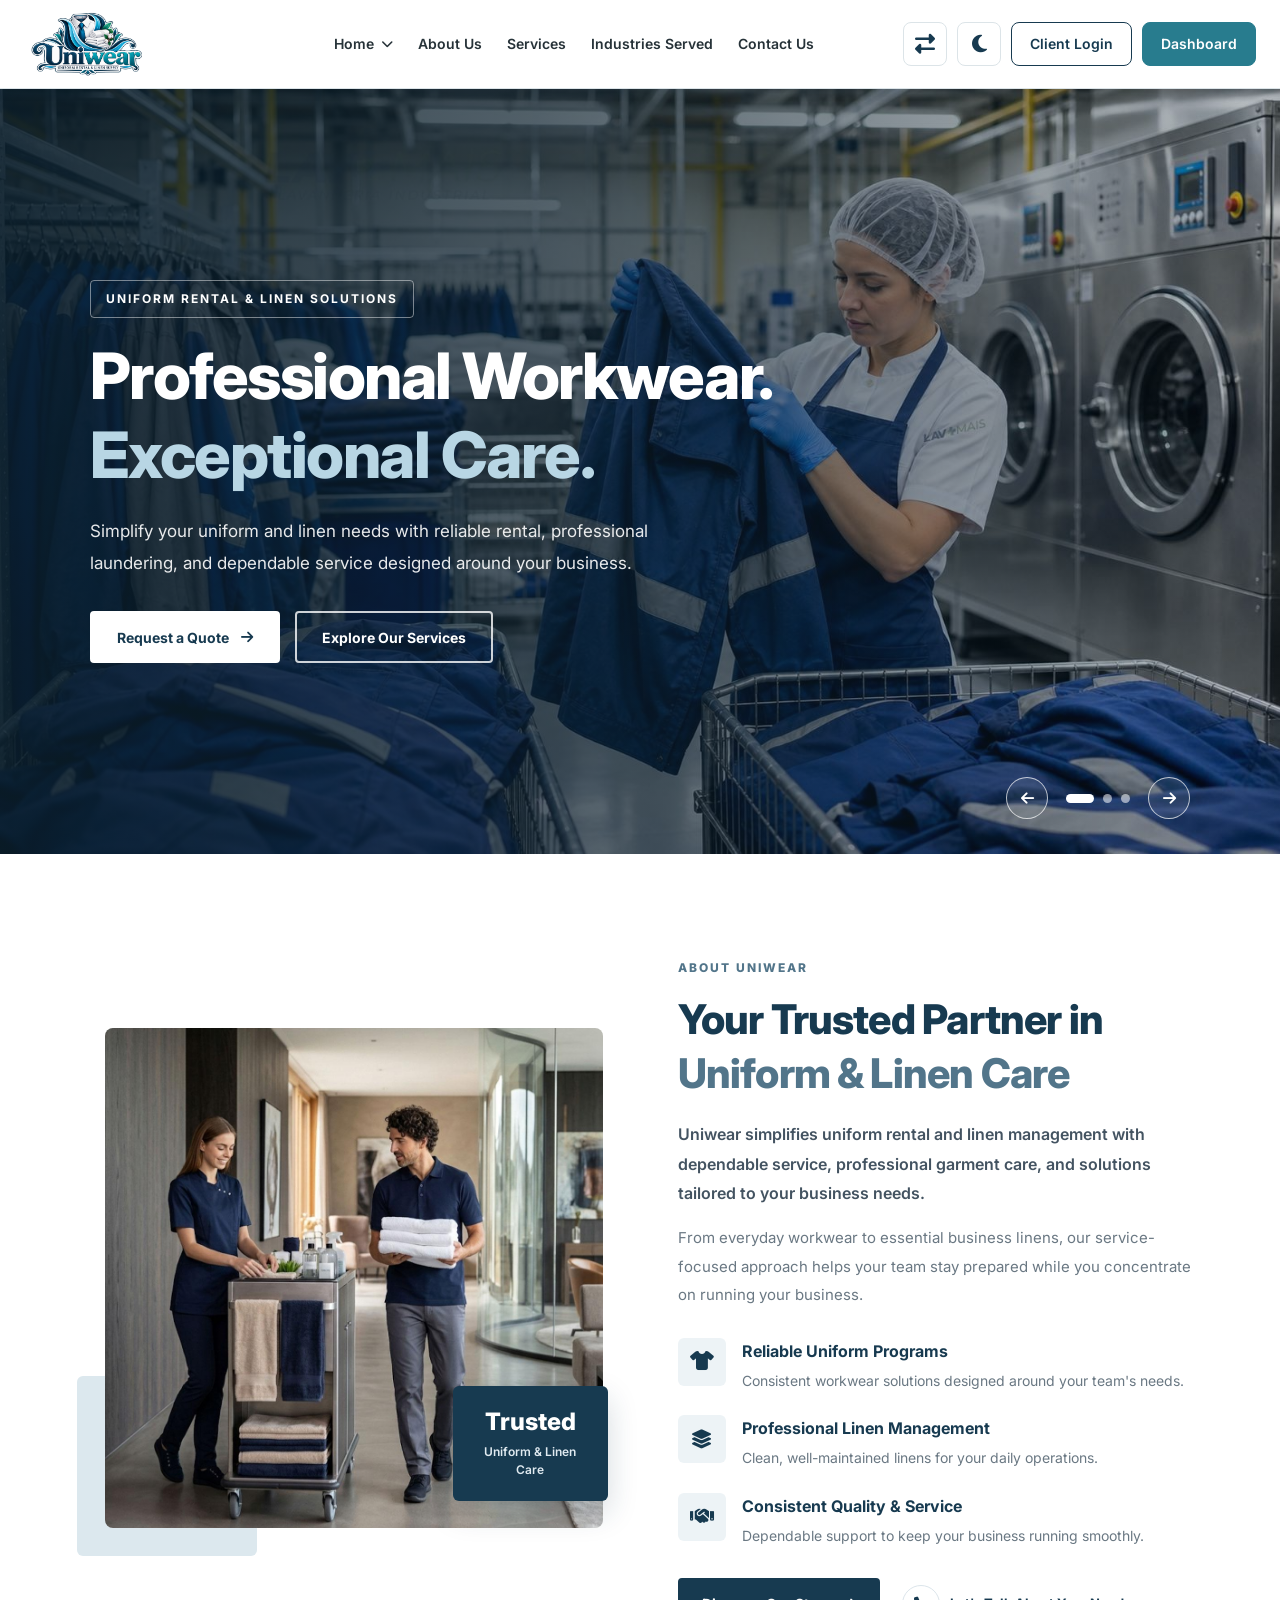
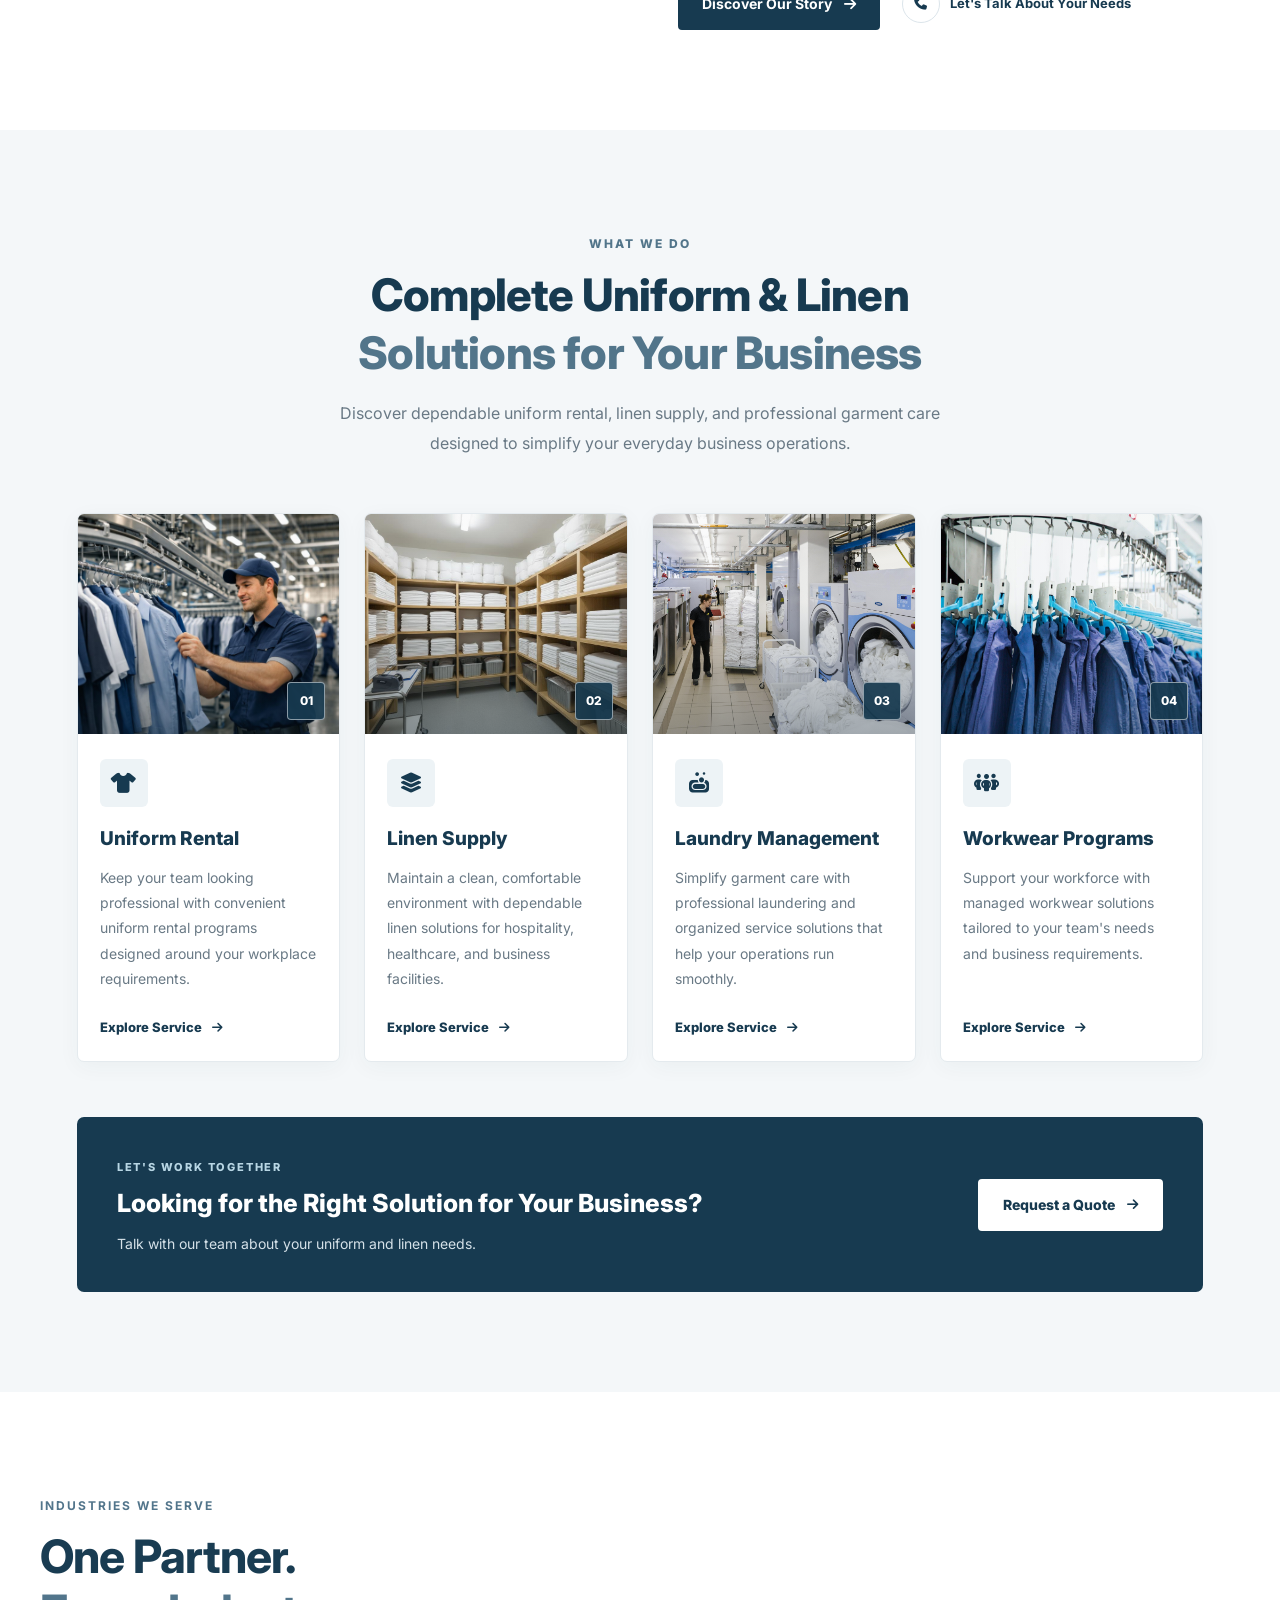
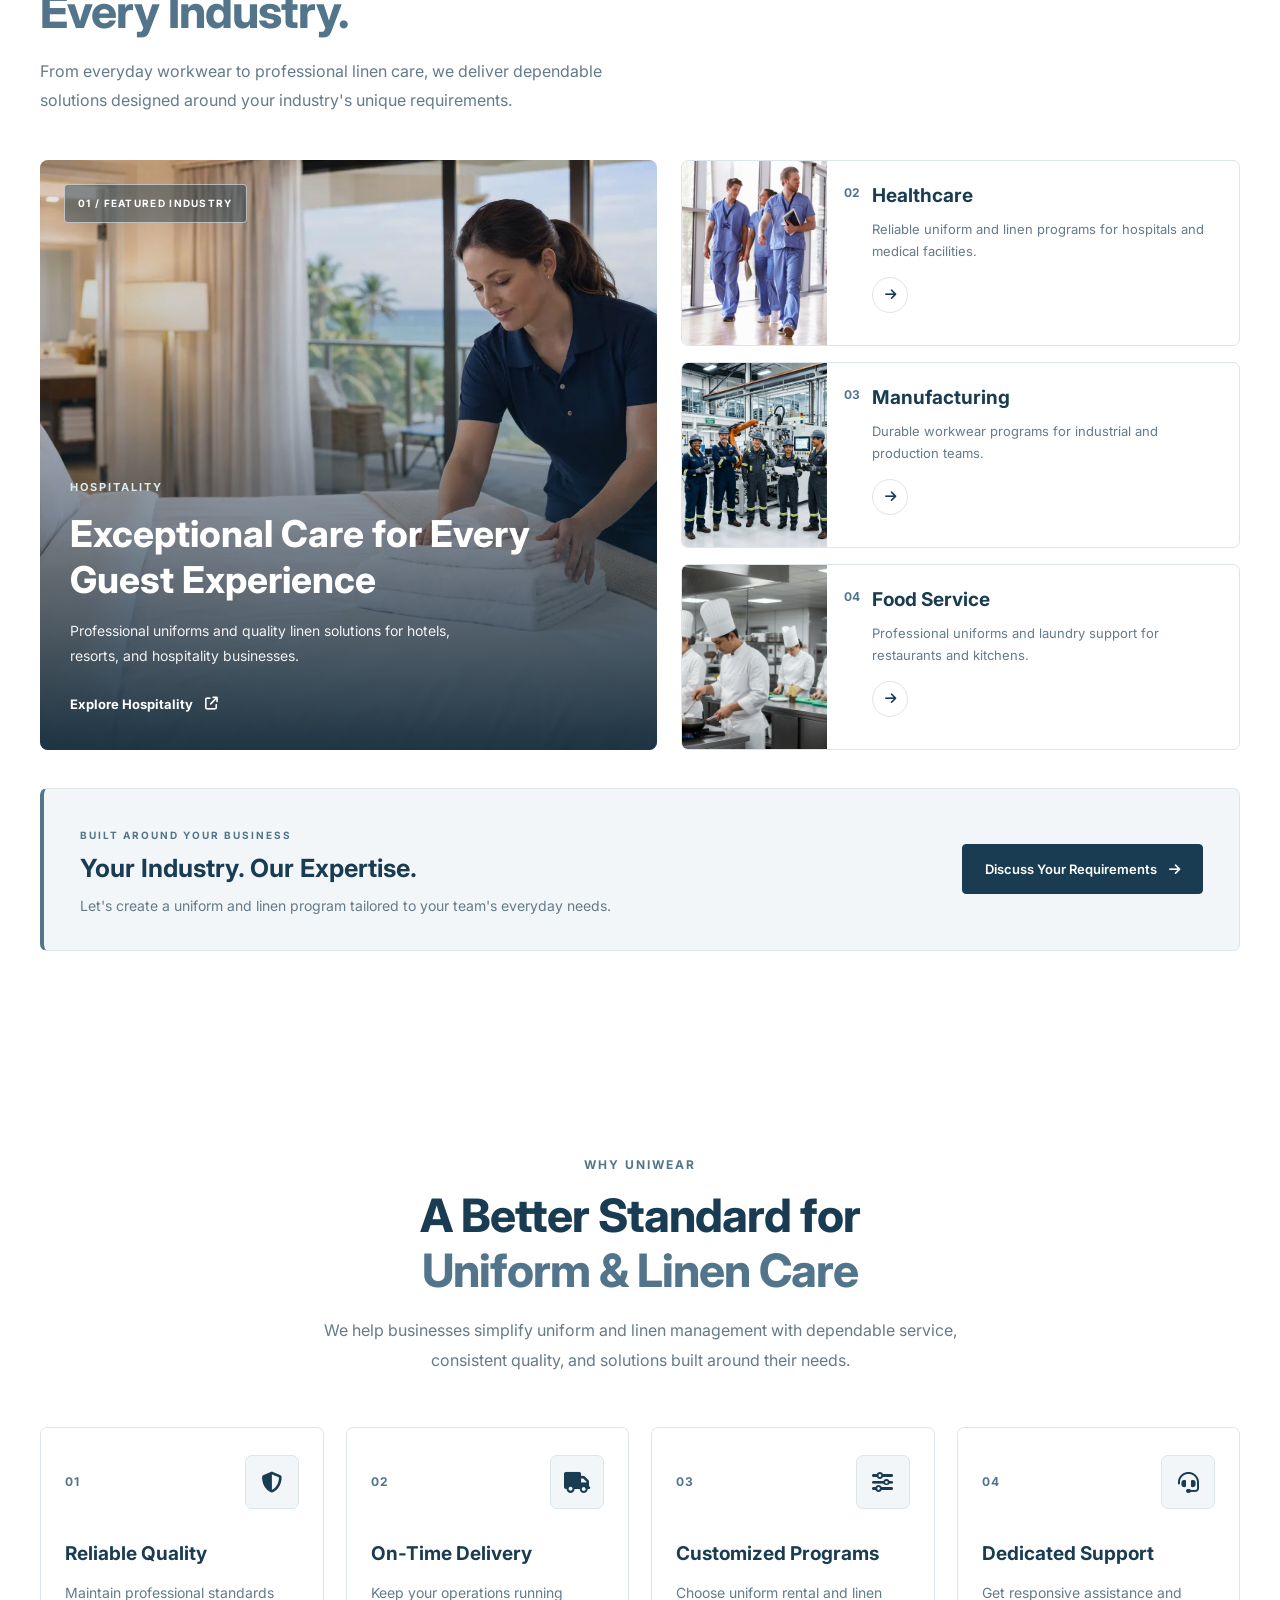
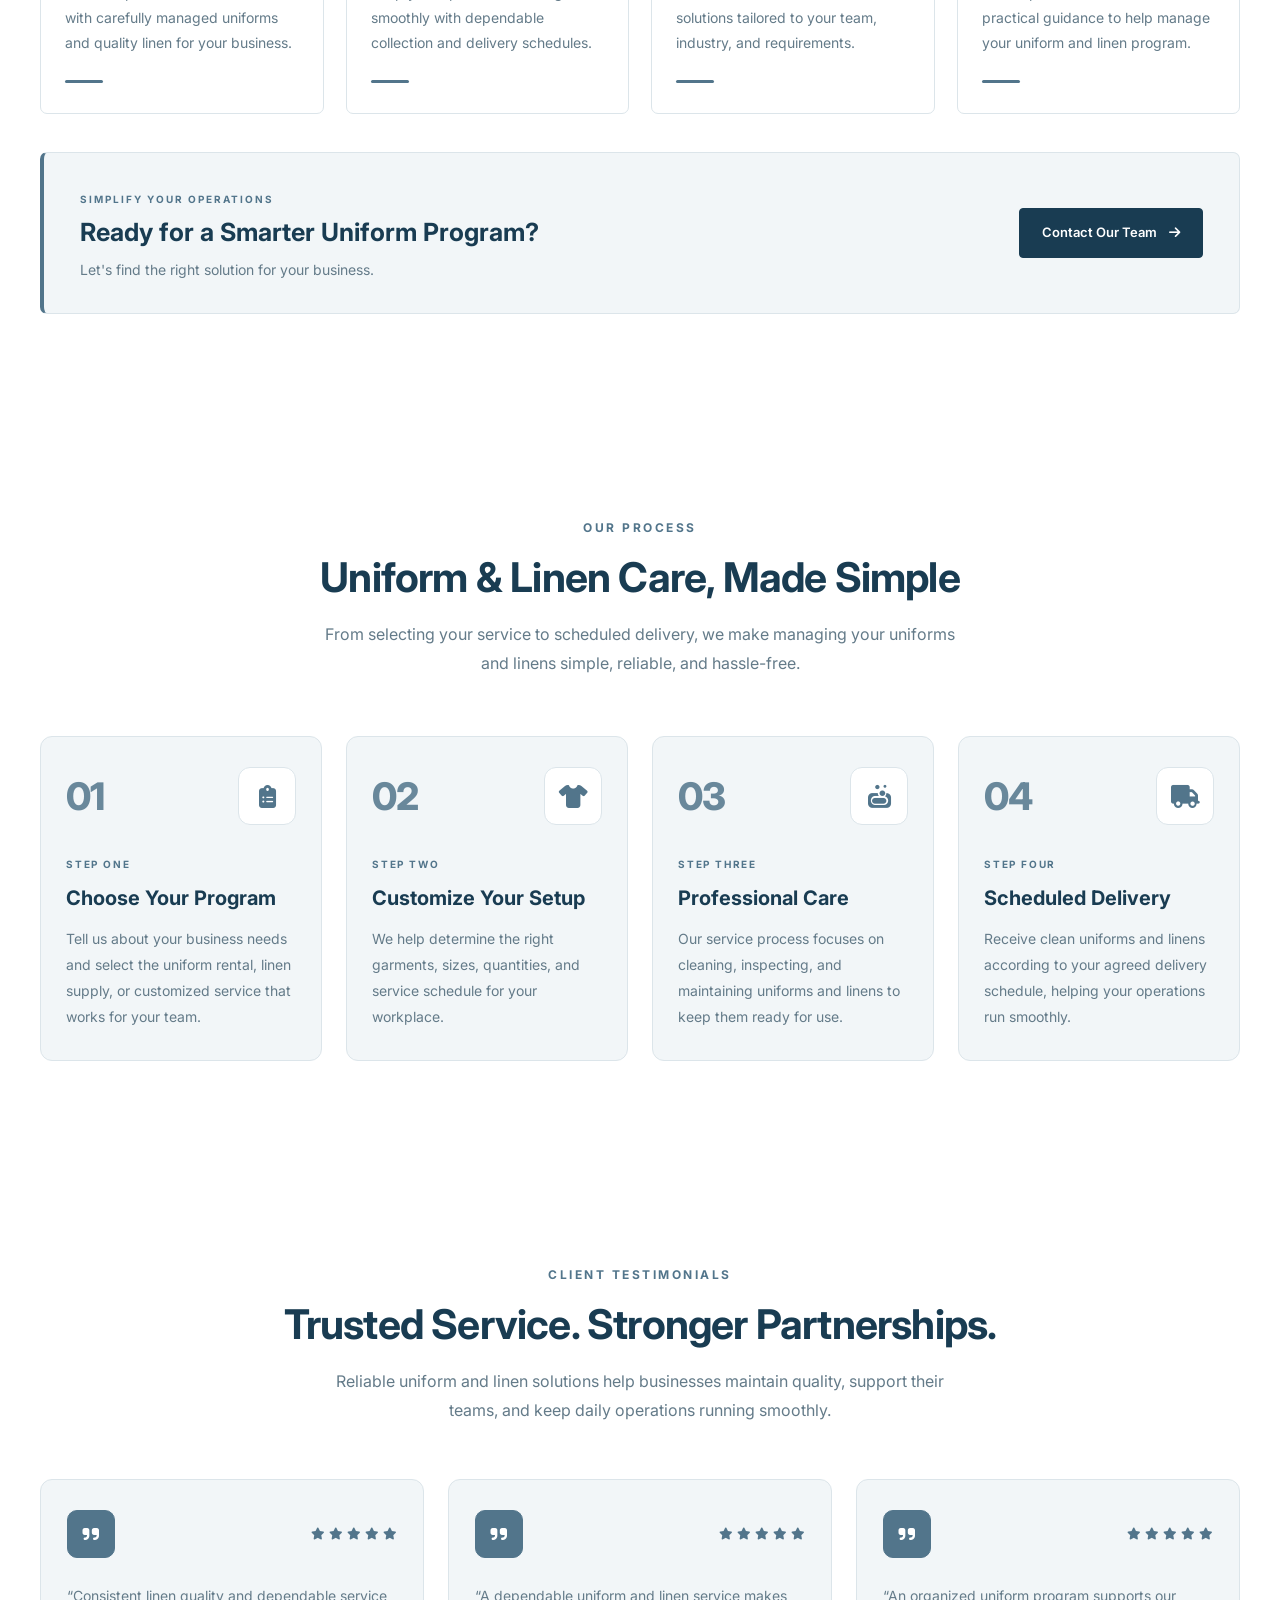
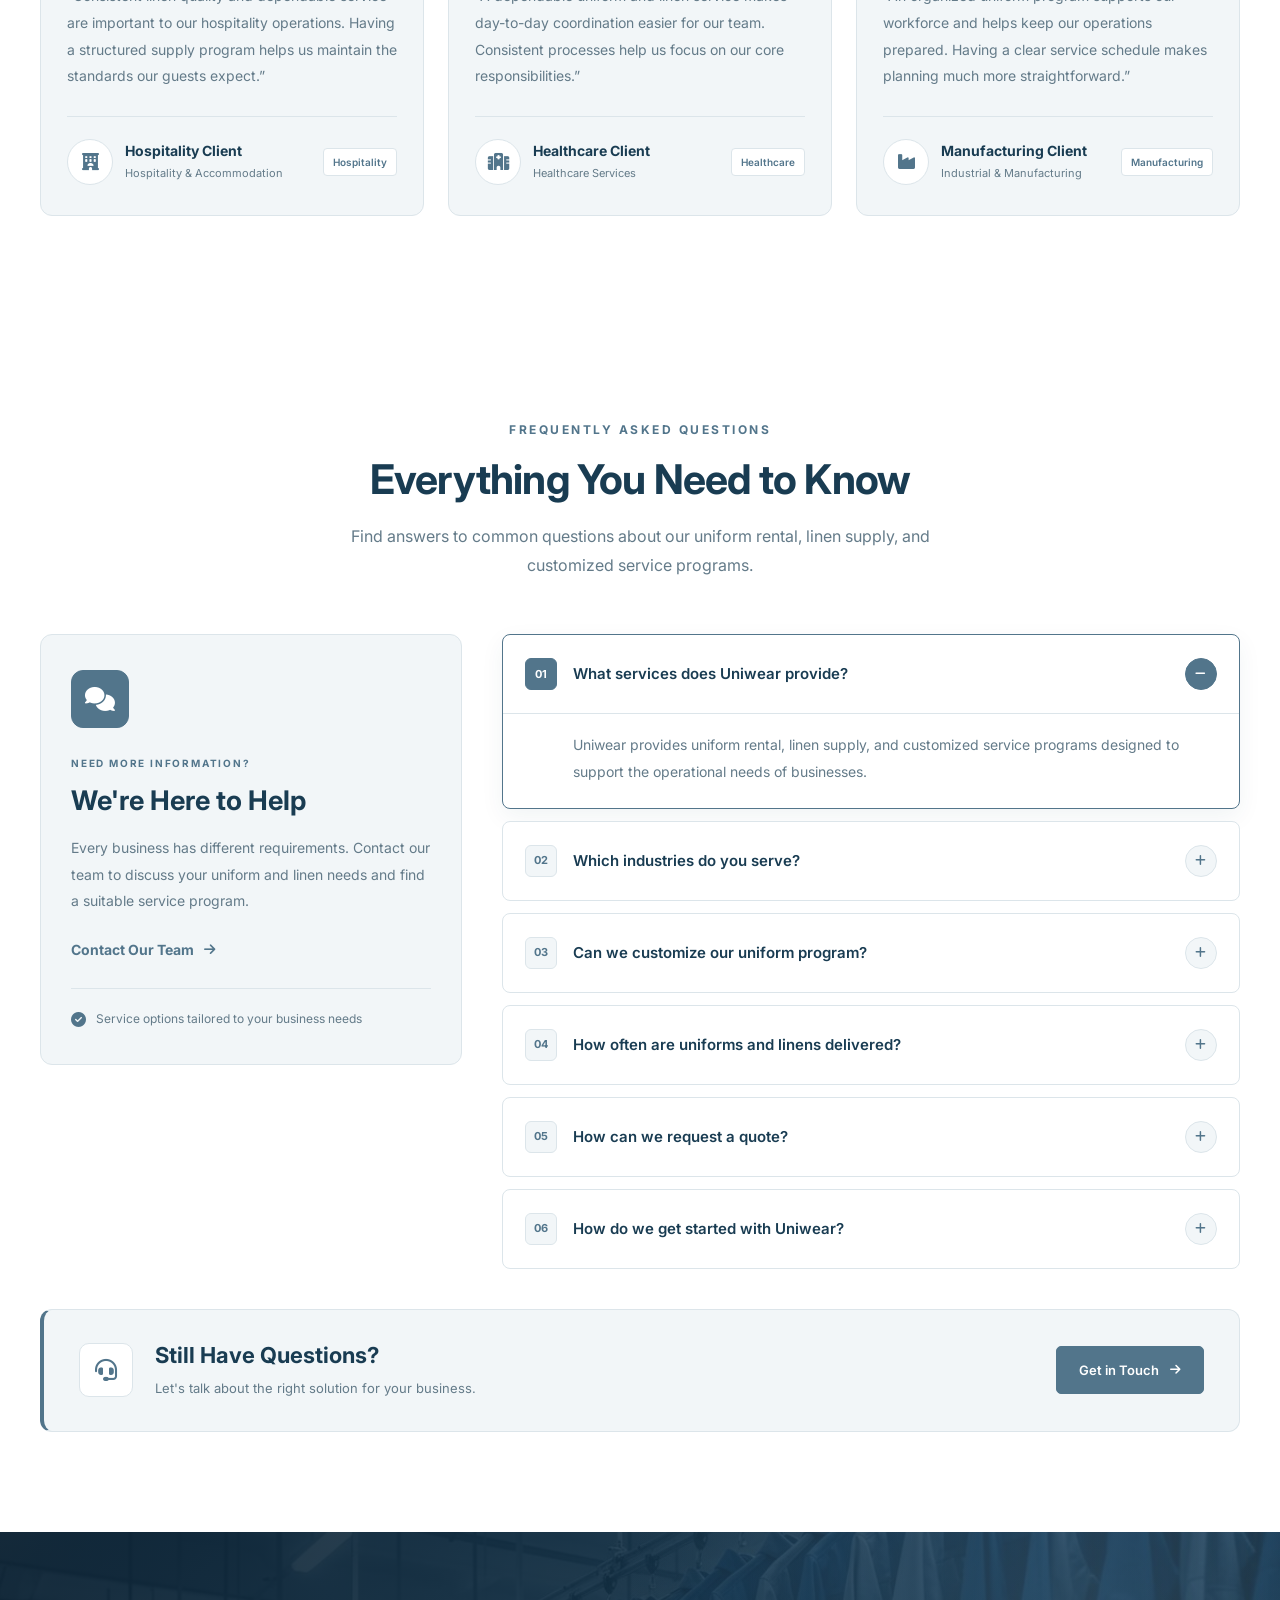
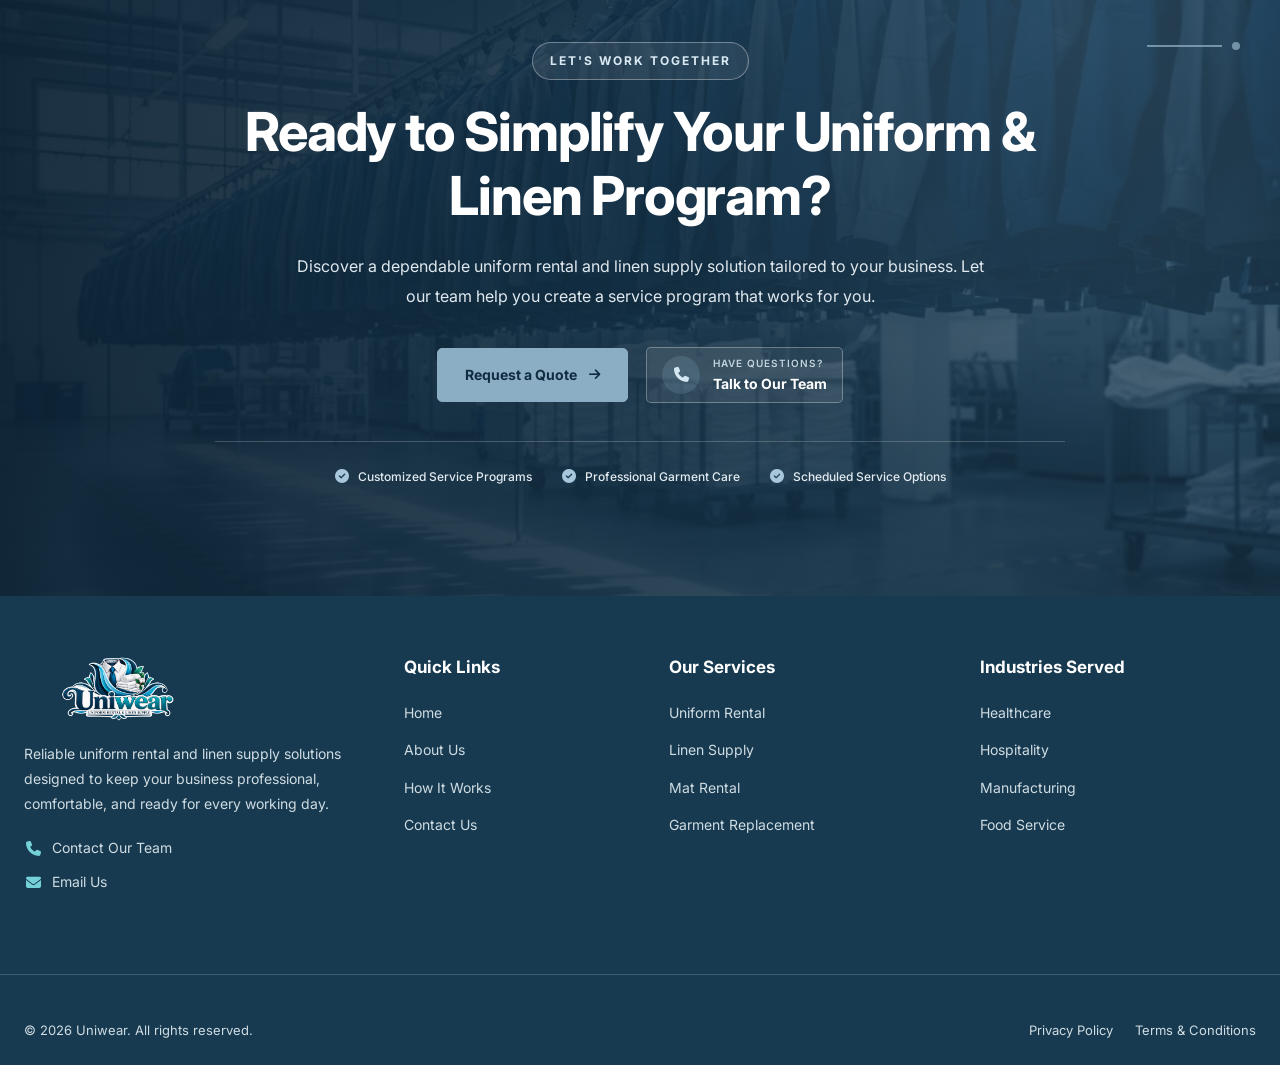
<file: index.html>
<!DOCTYPE html>
<html lang="en" dir="ltr" data-theme="light">

<head>
  <meta charset="UTF-8">
  <meta name="viewport" content="width=device-width, initial-scale=1.0">
  <meta name="theme-color" content="#173A50">

  <title>Uniwear | Uniform Rental &amp; Linen Supply</title>
  <!-- Favicon -->

  <link rel="icon" type="image/png" href="images/logo.png">


  <!-- Google Fonts -->
  <link rel="preconnect" href="https://fonts.googleapis.com">
  <link rel="preconnect" href="https://fonts.gstatic.com" crossorigin>
  <link
    href="https://fonts.googleapis.com/css2?family=Inter:wght@400;500;600;700;800&display=swap"
    rel="stylesheet"
  >

  <!-- Font Awesome for RTL and Dark Mode Icons -->
  <link
    rel="stylesheet"
    href="https://cdnjs.cloudflare.com/ajax/libs/font-awesome/6.7.2/css/all.min.css"
  >

  <!-- Stylesheets -->
  <link rel="stylesheet" href="css/style.css">
  <link rel="stylesheet" href="css/responsive.css">
</head>

<body>

  <!-- ================= HEADER ================= -->
  <header class="site-header" id="siteHeader">

    <div class="header-container">

      <!-- LOGO -->
      <a href="index.html" class="site-logo" aria-label="Uniwear Home">

        <img
          src="images/logo.png"
          alt="Uniwear Uniform Rental and Linen Supply Company"
          class="logo-image logo-light"
        >

        <img
          src="images/logo.png"
          alt=""
          aria-hidden="true"
          class="logo-image logo-dark"
        >

      </a>


      <!-- HAMBURGER MENU -->
      <button
        type="button"
        class="menu-toggle"
        id="menuToggle"
        aria-label="Open navigation menu"
        aria-controls="mainNavigation"
        aria-expanded="false"
      >
        <span></span>
        <span></span>
        <span></span>
      </button>


      <!-- MAIN NAVIGATION -->
      <nav
        class="main-navigation"
        id="mainNavigation"
        aria-label="Main navigation"
      >

        <!-- CENTER NAVIGATION LINKS -->
        <ul class="nav-list">

          <!-- HOME DROPDOWN -->
          <li class="nav-item home-item">

            <button
              type="button"
              class="home-dropdown-toggle"
              id="homeDropdownToggle"
              aria-expanded="false"
              aria-controls="homeDropdown"
            >
              <span>Home</span>

              <i
                class="fa-solid fa-chevron-down dropdown-arrow"
                aria-hidden="true"
              ></i>
            </button>

            <ul class="home-dropdown" id="homeDropdown">

              <li>
                <a href="index.html">Home 1</a>
              </li>

              <li>
                <a href="home-2.html">Home 2</a>
              </li>

            </ul>

          </li>


          <!-- OTHER NAVIGATION LINKS -->
          <li class="nav-item">
            <a href="about.html">About Us</a>
          </li>

          <li class="nav-item">
            <a href="services.html">Services</a>
          </li>

          <li class="nav-item">
            <a href="industries.html">Industries Served</a>
          </li>

          

          <li class="nav-item">
            <a href="contact.html">Contact Us</a>
          </li>

        </ul>


        <!-- RIGHT-SIDE ACTIONS -->
        <div class="nav-actions">

          <!-- RTL BUTTON -->
          <button
            type="button"
            class="header-control-btn rtl-toggle"
            id="rtlToggle"
            aria-label="Switch to RTL mode"
            aria-pressed="false"
            title="RTL Mode"
          >
            <i
              class="fa-solid fa-right-left"
              aria-hidden="true"
            ></i>
          </button>


          <!-- DARK MODE BUTTON -->
          <button
            type="button"
            class="header-control-btn dark-mode-toggle"
            id="darkModeToggle"
            aria-label="Enable dark mode"
            aria-pressed="false"
            title="Dark Mode"
          >
            <i
              class="fa-solid fa-moon"
              aria-hidden="true"
            ></i>
          </button>


          <!-- CLIENT LOGIN -->
          <a href="login.html" class="login-btn">
            Client Login
          </a>


          <!-- DASHBOARD -->
          <a href="dashboard.html" class="dashboard-btn">
            Dashboard
          </a>

        </div>

      </nav>

    </div>

  </header>
  <!-- ================= END HEADER ================= -->


  <!-- ================= MAIN CONTENT ================= -->
  <main id="mainContent">

    
<!-- ==========================================
     HOME 1 — HERO SLIDER
========================================== -->
<section class="home1-hero" id="home1Hero">

    <div class="home1-hero-slider">

        <!-- SLIDE 1 -->
        <article class="home1-hero-slide active"
            style="background-image: url('images/hero-uniforms.jpg');">

            <div class="home1-hero-overlay"></div>

            <div class="home1-hero-container">
                <div class="home1-hero-content">

                    <span class="home1-hero-label">
                        UNIFORM RENTAL & LINEN SOLUTIONS
                    </span>

                    <h1>
                        Professional Workwear.
                        <span>Exceptional Care.</span>
                    </h1>

                    <p>
                        Simplify your uniform and linen needs with reliable
                        rental, professional laundering, and dependable
                        service designed around your business.
                    </p>

                    <div class="home1-hero-buttons">
                        <a href="contact.html" class="home1-btn home1-btn-primary">
                            Request a Quote
                            <i class="fa-solid fa-arrow-right"></i>
                        </a>

                        <a href="services.html" class="home1-btn home1-btn-outline">
                            Explore Our Services
                        </a>
                    </div>

                </div>
            </div>
        </article>


        <!-- SLIDE 2 -->
        <article class="home1-hero-slide"
            style="background-image: url('images/hero-linen.jpg');">

            <div class="home1-hero-overlay"></div>

            <div class="home1-hero-container">
                <div class="home1-hero-content">

                    <span class="home1-hero-label">
                        COMPLETE LINEN MANAGEMENT
                    </span>

                    <h1>
                        Fresh Linens.
                        <span>Every Single Day.</span>
                    </h1>

                    <p>
                        From premium towels and bed linen to everyday
                        business essentials, we help keep your operation
                        clean, comfortable, and ready for service.
                    </p>

                    <div class="home1-hero-buttons">
                        <a href="contact.html" class="home1-btn home1-btn-primary">
                            Get a Free Quote
                            <i class="fa-solid fa-arrow-right"></i>
                        </a>

                        <a href="industries.html" class="home1-btn home1-btn-outline">
                            Industries We Serve
                        </a>
                    </div>

                </div>
            </div>
        </article>


        <!-- SLIDE 3 -->
        <article class="home1-hero-slide"
            style="background-image: url('images/hero-industrial-laundry.jpg');">

            <div class="home1-hero-overlay"></div>

            <div class="home1-hero-container">
                <div class="home1-hero-content">

                    <span class="home1-hero-label">
                        BUILT AROUND YOUR BUSINESS
                    </span>

                    <h1>
                        Reliable Service.
                        <span>Better Business.</span>
                    </h1>

                    <p>
                        Keep your team prepared and your business moving
                        with consistent uniform programs, quality linen
                        care, and service you can count on.
                    </p>

                    <div class="home1-hero-buttons">
                        <a href="contact.html" class="home1-btn home1-btn-primary">
                            Talk to Our Team
                            <i class="fa-solid fa-arrow-right"></i>
                        </a>

                        <a href="about.html" class="home1-btn home1-btn-outline">
                            About Uniwear
                        </a>
                    </div>

                </div>
            </div>
        </article>

    </div>


    <!-- SLIDER CONTROLS -->
    <div class="home1-hero-controls">

        <button type="button"
            class="home1-hero-arrow home1-hero-prev"
            aria-label="Previous slide">
            <i class="fa-solid fa-arrow-left"></i>
        </button>

        <div class="home1-hero-dots">
            <button type="button"
                class="home1-hero-dot active"
                aria-label="Go to slide 1"
                aria-current="true"></button>

            <button type="button"
                class="home1-hero-dot"
                aria-label="Go to slide 2"></button>

            <button type="button"
                class="home1-hero-dot"
                aria-label="Go to slide 3"></button>
        </div>

        <button type="button"
            class="home1-hero-arrow home1-hero-next"
            aria-label="Next slide">
            <i class="fa-solid fa-arrow-right"></i>
        </button>

    </div>

</section>
<!-- END HOME 1 HERO SLIDER -->

<!-- ==========================================
     HOME 1 - SECTION 2: ABOUT UNIWEAR
========================================== -->

<section class="home1-about" id="home1About">

    <div class="home1-about-container">

        <!-- LEFT: IMAGE -->
        <div class="home1-about-visual">

            <div class="home1-about-image">
                <img
                    src="images/about-uniform-care.jpg"
                    alt="Professionally cleaned uniforms prepared for business use"
                    loading="lazy"
                >
            </div>

            <!-- Experience Badge -->
            <div class="home1-about-badge">
                <span class="home1-about-badge-number">Trusted</span>
                <span class="home1-about-badge-text">
                    Uniform & Linen Care
                </span>
            </div>

            <!-- Decorative Element -->
            <div class="home1-about-decoration"></div>

        </div>


        <!-- RIGHT: CONTENT -->
        <div class="home1-about-content">

            <span class="home1-about-eyebrow">
                ABOUT UNIWEAR
            </span>

            <h2>
                Your Trusted Partner in
                <span>Uniform & Linen Care</span>
            </h2>

            <p class="home1-about-description">
                Uniwear simplifies uniform rental and linen management
                with dependable service, professional garment care,
                and solutions tailored to your business needs.
            </p>

            <p class="home1-about-secondary">
                From everyday workwear to essential business linens,
                our service-focused approach helps your team stay
                prepared while you concentrate on running your business.
            </p>


            <!-- Benefits -->
            <div class="home1-about-benefits">

                <div class="home1-about-benefit">

                    <div class="home1-about-benefit-icon">
                        <i class="fa-solid fa-shirt"></i>
                    </div>

                    <div class="home1-about-benefit-text">
                        <h3>Reliable Uniform Programs</h3>
                        <p>
                            Consistent workwear solutions designed
                            around your team's needs.
                        </p>
                    </div>

                </div>


                <div class="home1-about-benefit">

                    <div class="home1-about-benefit-icon">
                        <i class="fa-solid fa-layer-group"></i>
                    </div>

                    <div class="home1-about-benefit-text">
                        <h3>Professional Linen Management</h3>
                        <p>
                            Clean, well-maintained linens for
                            your daily operations.
                        </p>
                    </div>

                </div>


                <div class="home1-about-benefit">

                    <div class="home1-about-benefit-icon">
                        <i class="fa-solid fa-handshake"></i>
                    </div>

                    <div class="home1-about-benefit-text">
                        <h3>Consistent Quality & Service</h3>
                        <p>
                            Dependable support to keep your
                            business running smoothly.
                        </p>
                    </div>

                </div>

            </div>


            <!-- CTA -->
            <div class="home1-about-actions">

                <a href="about.html" class="home1-about-btn">
                    Discover Our Story
                    <i class="fa-solid fa-arrow-right"></i>
                </a>

                <a href="contact.html" class="home1-about-contact">
                    <i class="fa-solid fa-phone"></i>
                    <span>Let's Talk About Your Needs</span>
                </a>

            </div>

        </div>

    </div>

</section>

<!-- END ABOUT UNIWEAR -->

<!-- ==========================================
     HOME 1 - SECTION 3: OUR SERVICES
========================================== -->

<section class="home1-services" id="home1Services">

    <div class="home1-services-container">

        <!-- SECTION HEADING -->
        <div class="home1-services-heading">

            <span class="home1-services-eyebrow">
                WHAT WE DO
            </span>

            <h2>
                Complete Uniform & Linen
                <span>Solutions for Your Business</span>
            </h2>

            <p>
                Discover dependable uniform rental, linen supply, and
                professional garment care designed to simplify your
                everyday business operations.
            </p>

        </div>


        <!-- SERVICE CARDS -->
        <div class="home1-services-grid">

            <!-- SERVICE 1: UNIFORM RENTAL -->
            <article class="home1-service-card">

                <div class="home1-service-image">
                    <img
                        src="images/service-uniform-rental.jpg"
                        alt="Professional work uniforms arranged on garment racks"
                        loading="lazy"
                    >

                    <span class="home1-service-number">01</span>
                </div>

                <div class="home1-service-content">

                    <div class="home1-service-icon">
                        <i class="fa-solid fa-shirt"></i>
                    </div>

                    <h3>Uniform Rental</h3>

                    <p>
                        Keep your team looking professional with convenient
                        uniform rental programs designed around your
                        workplace requirements.
                    </p>

                    <a href="services.html" class="home1-service-link">
                        Explore Service
                        <i class="fa-solid fa-arrow-right"></i>
                    </a>

                </div>

            </article>


            <!-- SERVICE 2: LINEN SUPPLY -->
            <article class="home1-service-card">

                <div class="home1-service-image">
                    <img
                        src="images/service-linen-supply.jpg"
                        alt="Fresh folded towels and clean linen supplies"
                        loading="lazy"
                    >

                    <span class="home1-service-number">02</span>
                </div>

                <div class="home1-service-content">

                    <div class="home1-service-icon">
                        <i class="fa-solid fa-layer-group"></i>
                    </div>

                    <h3>Linen Supply</h3>

                    <p>
                        Maintain a clean, comfortable environment with
                        dependable linen solutions for hospitality,
                        healthcare, and business facilities.
                    </p>

                    <a href="services.html" class="home1-service-link">
                        Explore Service
                        <i class="fa-solid fa-arrow-right"></i>
                    </a>

                </div>

            </article>


            <!-- SERVICE 3: LAUNDRY MANAGEMENT -->
            <article class="home1-service-card">

                <div class="home1-service-image">
                    <img
                        src="images/service-laundry-management.jpg"
                        alt="Modern commercial laundry facility and equipment"
                        loading="lazy"
                    >

                    <span class="home1-service-number">03</span>
                </div>

                <div class="home1-service-content">

                    <div class="home1-service-icon">
                        <i class="fa-solid fa-soap"></i>
                    </div>

                    <h3>Laundry Management</h3>

                    <p>
                        Simplify garment care with professional laundering
                        and organized service solutions that help your
                        operations run smoothly.
                    </p>

                    <a href="services.html" class="home1-service-link">
                        Explore Service
                        <i class="fa-solid fa-arrow-right"></i>
                    </a>

                </div>

            </article>


            <!-- SERVICE 4: WORKWEAR PROGRAMS -->
            <article class="home1-service-card">

                <div class="home1-service-image">
                    <img
                        src="images/service-workwear-programs.jpg"
                        alt="Organized professional workwear prepared for employees"
                        loading="lazy"
                    >

                    <span class="home1-service-number">04</span>
                </div>

                <div class="home1-service-content">

                    <div class="home1-service-icon">
                        <i class="fa-solid fa-people-group"></i>
                    </div>

                    <h3>Workwear Programs</h3>

                    <p>
                        Support your workforce with managed workwear
                        solutions tailored to your team's needs and
                        business requirements.
                    </p>

                    <a href="services.html" class="home1-service-link">
                        Explore Service
                        <i class="fa-solid fa-arrow-right"></i>
                    </a>

                </div>

            </article>

        </div>


        <!-- SECTION CTA -->
        <div class="home1-services-cta">

            <div class="home1-services-cta-content">
                <span class="home1-services-cta-label">
                    LET'S WORK TOGETHER
                </span>

                <h3>
                    Looking for the Right Solution for Your Business?
                </h3>

                <p>
                    Talk with our team about your uniform and linen needs.
                </p>
            </div>

            <a href="contact.html" class="home1-services-cta-button">
                Request a Quote
                <i class="fa-solid fa-arrow-right"></i>
            </a>

        </div>

    </div>

</section>

<!-- END HOME 1 - OUR SERVICES -->
<!-- ==========================================
     SECTION 4: INDUSTRIES WE SERVE
========================================== -->
<section class="h1-industries" id="h1Industries">

    <div class="h1-industries-container">

        <!-- Section Heading -->
        <div class="h1-industries-heading">

            <span class="h1-industries-eyebrow">
                INDUSTRIES WE SERVE
            </span>

            <h2>
                One Partner.
                <span>Every Industry.</span>
            </h2>

            <p>
                From everyday workwear to professional linen care,
                we deliver dependable solutions designed around
                your industry's unique requirements.
            </p>

        </div>

        <!-- Main Industries Layout -->
        <div class="h1-industries-layout">

            <!-- Featured Hospitality Card -->
            <article class="h1-industry-featured">

                <a href="services.html"
                   class="h1-industry-featured-image"
                   aria-label="Explore hospitality uniform and linen solutions">

                    <img
                        src="images/industry-hospitality.jpg"
                        alt="Fresh hotel linens and professional hospitality service"
                        loading="lazy"
                    >

                    <span class="h1-industry-number">
                        01 / FEATURED INDUSTRY
                    </span>

                    <span class="h1-industry-featured-overlay"></span>

                    <div class="h1-industry-featured-content">

                        <span class="h1-industry-category">
                            HOSPITALITY
                        </span>

                        <h3>
                            Exceptional Care for
                            Every Guest Experience
                        </h3>

                        <p>
                            Professional uniforms and quality linen
                            solutions for hotels, resorts, and
                            hospitality businesses.
                        </p>

                        <span class="h1-industry-link">
                            Explore Hospitality
                            <i class="fas fa-arrow-up-right-from-square"
                               aria-hidden="true"></i>
                        </span>

                    </div>

                </a>

            </article>

            <!-- Supporting Industry Cards -->
            <div class="h1-industries-list">

                <!-- Healthcare -->
                <article class="h1-industry-item">

                    <a href="services.html"
                       class="h1-industry-item-image"
                       aria-label="Explore healthcare solutions">

                        <img
                            src="images/industry-healthcare.jpg"
                            alt="Healthcare professional wearing medical scrubs"
                            loading="lazy"
                        >

                    </a>

                    <div class="h1-industry-item-content">

                        <span class="h1-industry-item-number">02</span>

                        <div class="h1-industry-item-details">

                            <h3>Healthcare</h3>

                            <p>
                                Reliable uniform and linen programs
                                for hospitals and medical facilities.
                            </p>

                            <a href="services.html"
                               class="h1-industry-item-link"
                               aria-label="Explore healthcare services">
                                <i class="fas fa-arrow-right"
                                   aria-hidden="true"></i>
                            </a>

                        </div>

                    </div>

                </article>

                <!-- Manufacturing -->
                <article class="h1-industry-item">

                    <a href="services.html"
                       class="h1-industry-item-image"
                       aria-label="Explore manufacturing workwear solutions">

                        <img
                            src="images/industry-manufacturing.jpg"
                            alt="Manufacturing employees wearing professional workwear"
                            loading="lazy"
                        >

                    </a>

                    <div class="h1-industry-item-content">

                        <span class="h1-industry-item-number">03</span>

                        <div class="h1-industry-item-details">

                            <h3>Manufacturing</h3>

                            <p>
                                Durable workwear programs for
                                industrial and production teams.
                            </p>

                            <a href="services.html"
                               class="h1-industry-item-link"
                               aria-label="Explore manufacturing services">
                                <i class="fas fa-arrow-right"
                                   aria-hidden="true"></i>
                            </a>

                        </div>

                    </div>

                </article>

                <!-- Food Service -->
                <article class="h1-industry-item">

                    <a href="services.html"
                       class="h1-industry-item-image"
                       aria-label="Explore food service uniform solutions">

                        <img
                            src="images/industry-food-service.jpg"
                            alt="Chef wearing a professional uniform in a commercial kitchen"
                            loading="lazy"
                        >

                    </a>

                    <div class="h1-industry-item-content">

                        <span class="h1-industry-item-number">04</span>

                        <div class="h1-industry-item-details">

                            <h3>Food Service</h3>

                            <p>
                                Professional uniforms and laundry
                                support for restaurants and kitchens.
                            </p>

                            <a href="services.html"
                               class="h1-industry-item-link"
                               aria-label="Explore food service solutions">
                                <i class="fas fa-arrow-right"
                                   aria-hidden="true"></i>
                            </a>

                        </div>

                    </div>

                </article>

            </div>

        </div>

        <!-- Bottom CTA Card -->
        <div class="h1-industries-cta">

            <div class="h1-industries-cta-content">

                <span class="h1-industries-cta-label">
                    BUILT AROUND YOUR BUSINESS
                </span>

                <h3>Your Industry. Our Expertise.</h3>

                <p>
                    Let's create a uniform and linen program
                    tailored to your team's everyday needs.
                </p>

            </div>

            <a href="contact.html" class="h1-industries-cta-button">
                Discuss Your Requirements
                <i class="fas fa-arrow-right" aria-hidden="true"></i>
            </a>

        </div>

    </div>

</section>
<!-- END SECTION 4 -->
<!-- ==========================================
     SECTION 5: WHY CHOOSE UNIWEAR
========================================== -->

<section class="h1-why-uniwear" id="h1WhyUniwear">

    <div class="h1-why-container">

        <!-- Section Heading -->
        <div class="h1-why-heading">

            <span class="h1-why-eyebrow">
                WHY UNIWEAR
            </span>

            <h2>
                A Better Standard for
                <span>Uniform &amp; Linen Care</span>
            </h2>

            <p>
                We help businesses simplify uniform and linen
                management with dependable service, consistent
                quality, and solutions built around their needs.
            </p>

        </div>

        <!-- Features Grid -->
        <div class="h1-why-grid">

            <!-- Feature 01: Quality -->
            <article class="h1-why-card">

                <div class="h1-why-card-top">
                    <span class="h1-why-number">01</span>

                    <div class="h1-why-icon">
                        <i class="fas fa-shield-alt"
                           aria-hidden="true"></i>
                    </div>
                </div>

                <div class="h1-why-card-content">

                    <h3>Reliable Quality</h3>

                    <p>
                        Maintain professional standards with
                        carefully managed uniforms and quality
                        linen for your business.
                    </p>

                </div>

                <span class="h1-why-card-line"></span>

            </article>

            <!-- Feature 02: Delivery -->
            <article class="h1-why-card">

                <div class="h1-why-card-top">
                    <span class="h1-why-number">02</span>

                    <div class="h1-why-icon">
                        <i class="fas fa-truck"
                           aria-hidden="true"></i>
                    </div>
                </div>

                <div class="h1-why-card-content">

                    <h3>On-Time Delivery</h3>

                    <p>
                        Keep your operations running smoothly
                        with dependable collection and delivery
                        schedules.
                    </p>

                </div>

                <span class="h1-why-card-line"></span>

            </article>

            <!-- Feature 03: Customization -->
            <article class="h1-why-card">

                <div class="h1-why-card-top">
                    <span class="h1-why-number">03</span>

                    <div class="h1-why-icon">
                        <i class="fas fa-sliders-h"
                           aria-hidden="true"></i>
                    </div>
                </div>

                <div class="h1-why-card-content">

                    <h3>Customized Programs</h3>

                    <p>
                        Choose uniform rental and linen solutions
                        tailored to your team, industry, and
                        requirements.
                    </p>

                </div>

                <span class="h1-why-card-line"></span>

            </article>

            <!-- Feature 04: Support -->
            <article class="h1-why-card">

                <div class="h1-why-card-top">
                    <span class="h1-why-number">04</span>

                    <div class="h1-why-icon">
                        <i class="fas fa-headset"
                           aria-hidden="true"></i>
                    </div>
                </div>

                <div class="h1-why-card-content">

                    <h3>Dedicated Support</h3>

                    <p>
                        Get responsive assistance and practical
                        guidance to help manage your uniform
                        and linen program.
                    </p>

                </div>

                <span class="h1-why-card-line"></span>

            </article>

        </div>

        <!-- Bottom CTA -->
        <div class="h1-why-cta">

            <div class="h1-why-cta-content">

                <span class="h1-why-cta-eyebrow">
                    SIMPLIFY YOUR OPERATIONS
                </span>

                <h3>
                    Ready for a Smarter Uniform Program?
                </h3>

                <p>
                    Let's find the right solution for your business.
                </p>

            </div>

            <a href="contact.html" class="h1-why-cta-button">
                Contact Our Team
                <i class="fas fa-arrow-right"
                   aria-hidden="true"></i>
            </a>

        </div>

    </div>

</section>

<!-- END SECTION 5 -->
<!-- =========================
     SECTION 6: HOW IT WORKS
========================== -->
<section class="h1-how-it-works" id="h1HowItWorks">
    <div class="h1-how-container">

        <!-- Section Heading -->
        <div class="h1-how-heading">
            <span class="h1-how-eyebrow">
                OUR PROCESS
            </span>

            <h2>
                Uniform & Linen Care, Made Simple
            </h2>

            <p>
                From selecting your service to scheduled delivery,
                we make managing your uniforms and linens simple,
                reliable, and hassle-free.
            </p>
        </div>

        <!-- Process Steps -->
        <div class="h1-how-grid">

            <!-- Step 01 -->
            <article class="h1-how-card">
                <div class="h1-how-card-top">
                    <span class="h1-how-number">01</span>

                    <div class="h1-how-icon">
                        <i class="fas fa-clipboard-list"
                           aria-hidden="true"></i>
                    </div>
                </div>

                <div class="h1-how-card-content">
                    <span class="h1-how-step-label">
                        STEP ONE
                    </span>

                    <h3>Choose Your Program</h3>

                    <p>
                        Tell us about your business needs and select
                        the uniform rental, linen supply, or customized
                        service that works for your team.
                    </p>
                </div>
            </article>

            <!-- Step 02 -->
            <article class="h1-how-card">
                <div class="h1-how-card-top">
                    <span class="h1-how-number">02</span>

                    <div class="h1-how-icon">
                        <i class="fas fa-tshirt"
                           aria-hidden="true"></i>
                    </div>
                </div>

                <div class="h1-how-card-content">
                    <span class="h1-how-step-label">
                        STEP TWO
                    </span>

                    <h3>Customize Your Setup</h3>

                    <p>
                        We help determine the right garments, sizes,
                        quantities, and service schedule for your
                        workplace.
                    </p>
                </div>
            </article>

            <!-- Step 03 -->
            <article class="h1-how-card">
                <div class="h1-how-card-top">
                    <span class="h1-how-number">03</span>

                    <div class="h1-how-icon">
                        <i class="fas fa-soap"
                           aria-hidden="true"></i>
                    </div>
                </div>

                <div class="h1-how-card-content">
                    <span class="h1-how-step-label">
                        STEP THREE
                    </span>

                    <h3>Professional Care</h3>

                    <p>
                        Our service process focuses on cleaning,
                        inspecting, and maintaining uniforms and linens
                        to keep them ready for use.
                    </p>
                </div>
            </article>

            <!-- Step 04 -->
            <article class="h1-how-card">
                <div class="h1-how-card-top">
                    <span class="h1-how-number">04</span>

                    <div class="h1-how-icon">
                        <i class="fas fa-truck"
                           aria-hidden="true"></i>
                    </div>
                </div>

                <div class="h1-how-card-content">
                    <span class="h1-how-step-label">
                        STEP FOUR
                    </span>

                    <h3>Scheduled Delivery</h3>

                    <p>
                        Receive clean uniforms and linens according
                        to your agreed delivery schedule, helping
                        your operations run smoothly.
                    </p>
                </div>
            </article>

        </div>

        
    </div>
</section>
<!-- ==========================================
     SECTION 7: CLIENT TESTIMONIALS
========================================== -->
<section class="h1-testimonials" id="h1Testimonials">
    <div class="h1-testimonials-container">

        <!-- Section Heading -->
        <div class="h1-testimonials-heading">
            <span class="h1-testimonials-eyebrow">
                CLIENT TESTIMONIALS
            </span>

            <h2>
                Trusted Service. Stronger Partnerships.
            </h2>

            <p>
                Reliable uniform and linen solutions help businesses
                maintain quality, support their teams, and keep daily
                operations running smoothly.
            </p>
        </div>

        <!-- Testimonials Grid -->
        <div class="h1-testimonials-grid">

            <!-- Testimonial 1 -->
            <article class="h1-testimonial-card">
                <div class="h1-testimonial-top">
                    <div class="h1-testimonial-quote-icon">
                        <i class="fas fa-quote-right"
                           aria-hidden="true"></i>
                    </div>

                    <div class="h1-testimonial-stars"
                         aria-label="Sample five-star rating">
                        <i class="fas fa-star" aria-hidden="true"></i>
                        <i class="fas fa-star" aria-hidden="true"></i>
                        <i class="fas fa-star" aria-hidden="true"></i>
                        <i class="fas fa-star" aria-hidden="true"></i>
                        <i class="fas fa-star" aria-hidden="true"></i>
                    </div>
                </div>

                <p class="h1-testimonial-text">
                    “Consistent linen quality and dependable service
                    are important to our hospitality operations.
                    Having a structured supply program helps us
                    maintain the standards our guests expect.”
                </p>

                <div class="h1-testimonial-divider"></div>

                <div class="h1-testimonial-author">
                    <div class="h1-testimonial-avatar">
                        <i class="fas fa-hotel"
                           aria-hidden="true"></i>
                    </div>

                    <div class="h1-testimonial-author-info">
                        <h3>Hospitality Client</h3>
                        <span>Hospitality & Accommodation</span>
                    </div>

                    <span class="h1-testimonial-industry">
                        Hospitality
                    </span>
                </div>
            </article>

            <!-- Testimonial 2 -->
            <article class="h1-testimonial-card">
                <div class="h1-testimonial-top">
                    <div class="h1-testimonial-quote-icon">
                        <i class="fas fa-quote-right"
                           aria-hidden="true"></i>
                    </div>

                    <div class="h1-testimonial-stars"
                         aria-label="Sample five-star rating">
                        <i class="fas fa-star" aria-hidden="true"></i>
                        <i class="fas fa-star" aria-hidden="true"></i>
                        <i class="fas fa-star" aria-hidden="true"></i>
                        <i class="fas fa-star" aria-hidden="true"></i>
                        <i class="fas fa-star" aria-hidden="true"></i>
                    </div>
                </div>

                <p class="h1-testimonial-text">
                    “A dependable uniform and linen service makes
                    day-to-day coordination easier for our team.
                    Consistent processes help us focus on our
                    core responsibilities.”
                </p>

                <div class="h1-testimonial-divider"></div>

                <div class="h1-testimonial-author">
                    <div class="h1-testimonial-avatar">
                        <i class="fas fa-hospital"
                           aria-hidden="true"></i>
                    </div>

                    <div class="h1-testimonial-author-info">
                        <h3>Healthcare Client</h3>
                        <span>Healthcare Services</span>
                    </div>

                    <span class="h1-testimonial-industry">
                        Healthcare
                    </span>
                </div>
            </article>

            <!-- Testimonial 3 -->
            <article class="h1-testimonial-card">
                <div class="h1-testimonial-top">
                    <div class="h1-testimonial-quote-icon">
                        <i class="fas fa-quote-right"
                           aria-hidden="true"></i>
                    </div>

                    <div class="h1-testimonial-stars"
                         aria-label="Sample five-star rating">
                        <i class="fas fa-star" aria-hidden="true"></i>
                        <i class="fas fa-star" aria-hidden="true"></i>
                        <i class="fas fa-star" aria-hidden="true"></i>
                        <i class="fas fa-star" aria-hidden="true"></i>
                        <i class="fas fa-star" aria-hidden="true"></i>
                    </div>
                </div>

                <p class="h1-testimonial-text">
                    “An organized uniform program supports our
                    workforce and helps keep our operations prepared.
                    Having a clear service schedule makes planning
                    much more straightforward.”
                </p>

                <div class="h1-testimonial-divider"></div>

                <div class="h1-testimonial-author">
                    <div class="h1-testimonial-avatar">
                        <i class="fas fa-industry"
                           aria-hidden="true"></i>
                    </div>

                    <div class="h1-testimonial-author-info">
                        <h3>Manufacturing Client</h3>
                        <span>Industrial & Manufacturing</span>
                    </div>

                    <span class="h1-testimonial-industry">
                        Manufacturing
                    </span>
                </div>
            </article>

        </div>

        

    </div>
</section>
<!-- ==========================================
     SECTION 8: FREQUENTLY ASKED QUESTIONS
========================================== -->
<section class="h1-faq" id="h1Faq">
    <div class="h1-faq-container">

        <!-- Section Heading -->
        <div class="h1-faq-heading">
            <span class="h1-faq-eyebrow">
                FREQUENTLY ASKED QUESTIONS
            </span>

            <h2>
                Everything You Need to Know
            </h2>

            <p>
                Find answers to common questions about our uniform
                rental, linen supply, and customized service programs.
            </p>
        </div>

        <!-- FAQ Layout -->
        <div class="h1-faq-layout">

            <!-- Left Information Panel -->
            <div class="h1-faq-intro">
                <div class="h1-faq-intro-icon">
                    <i class="fas fa-comments"
                       aria-hidden="true"></i>
                </div>

                <span class="h1-faq-intro-label">
                    NEED MORE INFORMATION?
                </span>

                <h3>
                    We're Here to Help
                </h3>

                <p>
                    Every business has different requirements.
                    Contact our team to discuss your uniform and
                    linen needs and find a suitable service program.
                </p>

                <a href="contact.html" class="h1-faq-contact-link">
                    Contact Our Team
                    <i class="fas fa-arrow-right"
                       aria-hidden="true"></i>
                </a>

                <div class="h1-faq-intro-bottom">
                    <i class="fas fa-check-circle"
                       aria-hidden="true"></i>

                    <span>
                        Service options tailored to your business needs
                    </span>
                </div>
            </div>

            <!-- FAQ Accordion -->
            <div class="h1-faq-list">

                <!-- FAQ 1 -->
                <div class="h1-faq-item active">
                    <button
                        class="h1-faq-question"
                        type="button"
                        id="h1FaqQuestion1"
                        aria-expanded="true"
                        aria-controls="h1FaqAnswer1">

                        <span class="h1-faq-question-number">01</span>

                        <span class="h1-faq-question-text">
                            What services does Uniwear provide?
                        </span>

                        <span class="h1-faq-toggle">
                            <i class="fas fa-minus"
                               aria-hidden="true"></i>
                        </span>
                    </button>

                    <div
                        class="h1-faq-answer"
                        id="h1FaqAnswer1"
                        role="region"
                        aria-labelledby="h1FaqQuestion1">

                        <div class="h1-faq-answer-inner">
                            <p>
                                Uniwear provides uniform rental,
                                linen supply, and customized service
                                programs designed to support the
                                operational needs of businesses.
                            </p>
                        </div>
                    </div>
                </div>

                <!-- FAQ 2 -->
                <div class="h1-faq-item">
                    <button
                        class="h1-faq-question"
                        type="button"
                        id="h1FaqQuestion2"
                        aria-expanded="false"
                        aria-controls="h1FaqAnswer2">

                        <span class="h1-faq-question-number">02</span>

                        <span class="h1-faq-question-text">
                            Which industries do you serve?
                        </span>

                        <span class="h1-faq-toggle">
                            <i class="fas fa-plus"
                               aria-hidden="true"></i>
                        </span>
                    </button>

                    <div
                        class="h1-faq-answer"
                        id="h1FaqAnswer2"
                        role="region"
                        aria-labelledby="h1FaqQuestion2"
                        hidden>

                        <div class="h1-faq-answer-inner">
                            <p>
                                Our service programs can be tailored
                                for industries such as hospitality,
                                healthcare, manufacturing, food service,
                                and other businesses with uniform or
                                linen requirements.
                            </p>
                        </div>
                    </div>
                </div>

                <!-- FAQ 3 -->
                <div class="h1-faq-item">
                    <button
                        class="h1-faq-question"
                        type="button"
                        id="h1FaqQuestion3"
                        aria-expanded="false"
                        aria-controls="h1FaqAnswer3">

                        <span class="h1-faq-question-number">03</span>

                        <span class="h1-faq-question-text">
                            Can we customize our uniform program?
                        </span>

                        <span class="h1-faq-toggle">
                            <i class="fas fa-plus"
                               aria-hidden="true"></i>
                        </span>
                    </button>

                    <div
                        class="h1-faq-answer"
                        id="h1FaqAnswer3"
                        role="region"
                        aria-labelledby="h1FaqQuestion3"
                        hidden>

                        <div class="h1-faq-answer-inner">
                            <p>
                                Yes. You can discuss your garment
                                requirements, quantities, team needs,
                                and preferred service arrangements
                                with our team to plan a suitable program.
                            </p>
                        </div>
                    </div>
                </div>

                <!-- FAQ 4 -->
                <div class="h1-faq-item">
                    <button
                        class="h1-faq-question"
                        type="button"
                        id="h1FaqQuestion4"
                        aria-expanded="false"
                        aria-controls="h1FaqAnswer4">

                        <span class="h1-faq-question-number">04</span>

                        <span class="h1-faq-question-text">
                            How often are uniforms and linens delivered?
                        </span>

                        <span class="h1-faq-toggle">
                            <i class="fas fa-plus"
                               aria-hidden="true"></i>
                        </span>
                    </button>

                    <div
                        class="h1-faq-answer"
                        id="h1FaqAnswer4"
                        role="region"
                        aria-labelledby="h1FaqQuestion4"
                        hidden>

                        <div class="h1-faq-answer-inner">
                            <p>
                                Delivery frequency can be discussed
                                during service setup and agreed upon
                                according to your business requirements
                                and available service options.
                            </p>
                        </div>
                    </div>
                </div>

                <!-- FAQ 5 -->
                <div class="h1-faq-item">
                    <button
                        class="h1-faq-question"
                        type="button"
                        id="h1FaqQuestion5"
                        aria-expanded="false"
                        aria-controls="h1FaqAnswer5">

                        <span class="h1-faq-question-number">05</span>

                        <span class="h1-faq-question-text">
                            How can we request a quote?
                        </span>

                        <span class="h1-faq-toggle">
                            <i class="fas fa-plus"
                               aria-hidden="true"></i>
                        </span>
                    </button>

                    <div
                        class="h1-faq-answer"
                        id="h1FaqAnswer5"
                        role="region"
                        aria-labelledby="h1FaqQuestion5"
                        hidden>

                        <div class="h1-faq-answer-inner">
                            <p>
                                Visit our contact page and share your
                                business type, approximate quantities,
                                and service requirements. Our team can
                                then discuss suitable options with you.
                            </p>
                        </div>
                    </div>
                </div>

                <!-- FAQ 6 -->
                <div class="h1-faq-item">
                    <button
                        class="h1-faq-question"
                        type="button"
                        id="h1FaqQuestion6"
                        aria-expanded="false"
                        aria-controls="h1FaqAnswer6">

                        <span class="h1-faq-question-number">06</span>

                        <span class="h1-faq-question-text">
                            How do we get started with Uniwear?
                        </span>

                        <span class="h1-faq-toggle">
                            <i class="fas fa-plus"
                               aria-hidden="true"></i>
                        </span>
                    </button>

                    <div
                        class="h1-faq-answer"
                        id="h1FaqAnswer6"
                        role="region"
                        aria-labelledby="h1FaqQuestion6"
                        hidden>

                        <div class="h1-faq-answer-inner">
                            <p>
                                Start by contacting our team with
                                details about your uniform or linen
                                needs. We can discuss the available
                                service options and the next steps.
                            </p>
                        </div>
                    </div>
                </div>

            </div>
        </div>

        <!-- Bottom CTA -->
        <div class="h1-faq-cta">
            <div class="h1-faq-cta-icon">
                <i class="fas fa-headset"
                   aria-hidden="true"></i>
            </div>

            <div class="h1-faq-cta-content">
                <h3>
                    Still Have Questions?
                </h3>

                <p>
                    Let's talk about the right solution for your business.
                </p>
            </div>

            <a href="contact.html" class="h1-faq-cta-button">
                Get in Touch
                <i class="fas fa-arrow-right"
                   aria-hidden="true"></i>
            </a>
        </div>

    </div>
</section>
<!-- ==========================================
     SECTION 9: FINAL CTA BANNER
========================================== -->
<section class="h1-final-cta" id="h1FinalCta">

    <!-- Background Overlay -->
    <div class="h1-final-cta-overlay"></div>

    <div class="h1-final-cta-container">

        <!-- CTA Content -->
        <div class="h1-final-cta-content">

            <span class="h1-final-cta-eyebrow">
                LET'S WORK TOGETHER
            </span>

            <h2>
                Ready to Simplify Your Uniform &amp; Linen Program?
            </h2>

            <p>
                Discover a dependable uniform rental and linen supply
                solution tailored to your business. Let our team help
                you create a service program that works for you.
            </p>

            <!-- CTA Buttons -->
            <div class="h1-final-cta-actions">

                <a href="contact.html"
                   class="h1-final-cta-button">
                    Request a Quote

                    <i class="fas fa-arrow-right"
                       aria-hidden="true"></i>
                </a>

                <a href="contact.html"
                   class="h1-final-cta-secondary">
                    <span class="h1-final-cta-phone-icon">
                        <i class="fas fa-phone"
                           aria-hidden="true"></i>
                    </span>

                    <span class="h1-final-cta-secondary-text">
                        <small>HAVE QUESTIONS?</small>
                        <strong>Talk to Our Team</strong>
                    </span>
                </a>

            </div>

            <!-- Trust Points -->
            <div class="h1-final-cta-trust">

                <div class="h1-final-cta-trust-item">
                    <i class="fas fa-check-circle"
                       aria-hidden="true"></i>

                    <span>Customized Service Programs</span>
                </div>

                <div class="h1-final-cta-trust-item">
                    <i class="fas fa-check-circle"
                       aria-hidden="true"></i>

                    <span>Professional Garment Care</span>
                </div>

                <div class="h1-final-cta-trust-item">
                    <i class="fas fa-check-circle"
                       aria-hidden="true"></i>

                    <span>Scheduled Service Options</span>
                </div>

            </div>

        </div>

        <!-- Decorative Accent -->
        <div class="h1-final-cta-accent" aria-hidden="true">
            <span class="h1-final-cta-accent-line"></span>
            <span class="h1-final-cta-accent-dot"></span>
        </div>

    </div>

</section>
  </main>
  <!-- ================= END MAIN CONTENT ================= -->


  

   
<!-- ================= FOOTER ================= -->
<footer class="site-footer" id="siteFooter">

  <div class="footer-container">

    <!-- Company Information -->
    <div class="footer-column footer-about">

      <a href="index.html" class="footer-logo">
        <img
          src="images/logo.png"
          alt="Uniwear Uniform Rental and Linen Supply"
          class="footer-logo-image"
        >
      </a>

      <p>
        Reliable uniform rental and linen supply solutions
        designed to keep your business professional,
        comfortable, and ready for every working day.
      </p>

      <div class="footer-contact">
        <p>
          <i class="fa-solid fa-phone" aria-hidden="true"></i>
          <a href="tel:+10000000000">Contact Our Team</a>
        </p>

        <p>
          <i class="fa-solid fa-envelope" aria-hidden="true"></i>
          <a href="mailto:info@yourcompany.com">
            Email Us
          </a>
        </p>
      </div>

    </div>


    <!-- Quick Links -->
    <div class="footer-column">

      <h3>Quick Links</h3>

      <ul class="footer-links">
        <li><a href="index.html">Home</a></li>
        <li><a href="about.html">About Us</a></li>
        <li><a href="how-it-works.html">How It Works</a></li>
        <li><a href="contact.html">Contact Us</a></li>
      </ul>

    </div>


    <!-- Our Services -->
    <div class="footer-column">

      <h3>Our Services</h3>

      <ul class="footer-links">
        <li><a href="services.html">Uniform Rental</a></li>
        <li><a href="services.html">Linen Supply</a></li>
        <li><a href="services.html">Mat Rental</a></li>
        <li><a href="services.html">Garment Replacement</a></li>
      </ul>

    </div>


    <!-- Industries -->
    <div class="footer-column">

      <h3>Industries Served</h3>

      <ul class="footer-links">
        <li><a href="industries.html">Healthcare</a></li>
        <li><a href="industries.html">Hospitality</a></li>
        <li><a href="industries.html">Manufacturing</a></li>
        <li><a href="industries.html">Food Service</a></li>
      </ul>

    </div>

  </div>


  <!-- Footer Bottom -->
  <div class="footer-bottom">

    <div class="footer-bottom-container">

      <p>
        &copy; <span id="currentYear"></span>
        Uniwear. All rights reserved.
      </p>

      <div class="footer-legal-links">
        <a href="privacy-policy.html">Privacy Policy</a>
        <a href="terms.html">Terms &amp; Conditions</a>
      </div>

    </div>

  </div>

</footer>
<!-- ================= END FOOTER ================= -->


  


  <!-- JAVASCRIPT -->
  <script src="js/script.js"></script>
  <script src="js/theme-controls.js"></script>

</body>
</html>
</file>
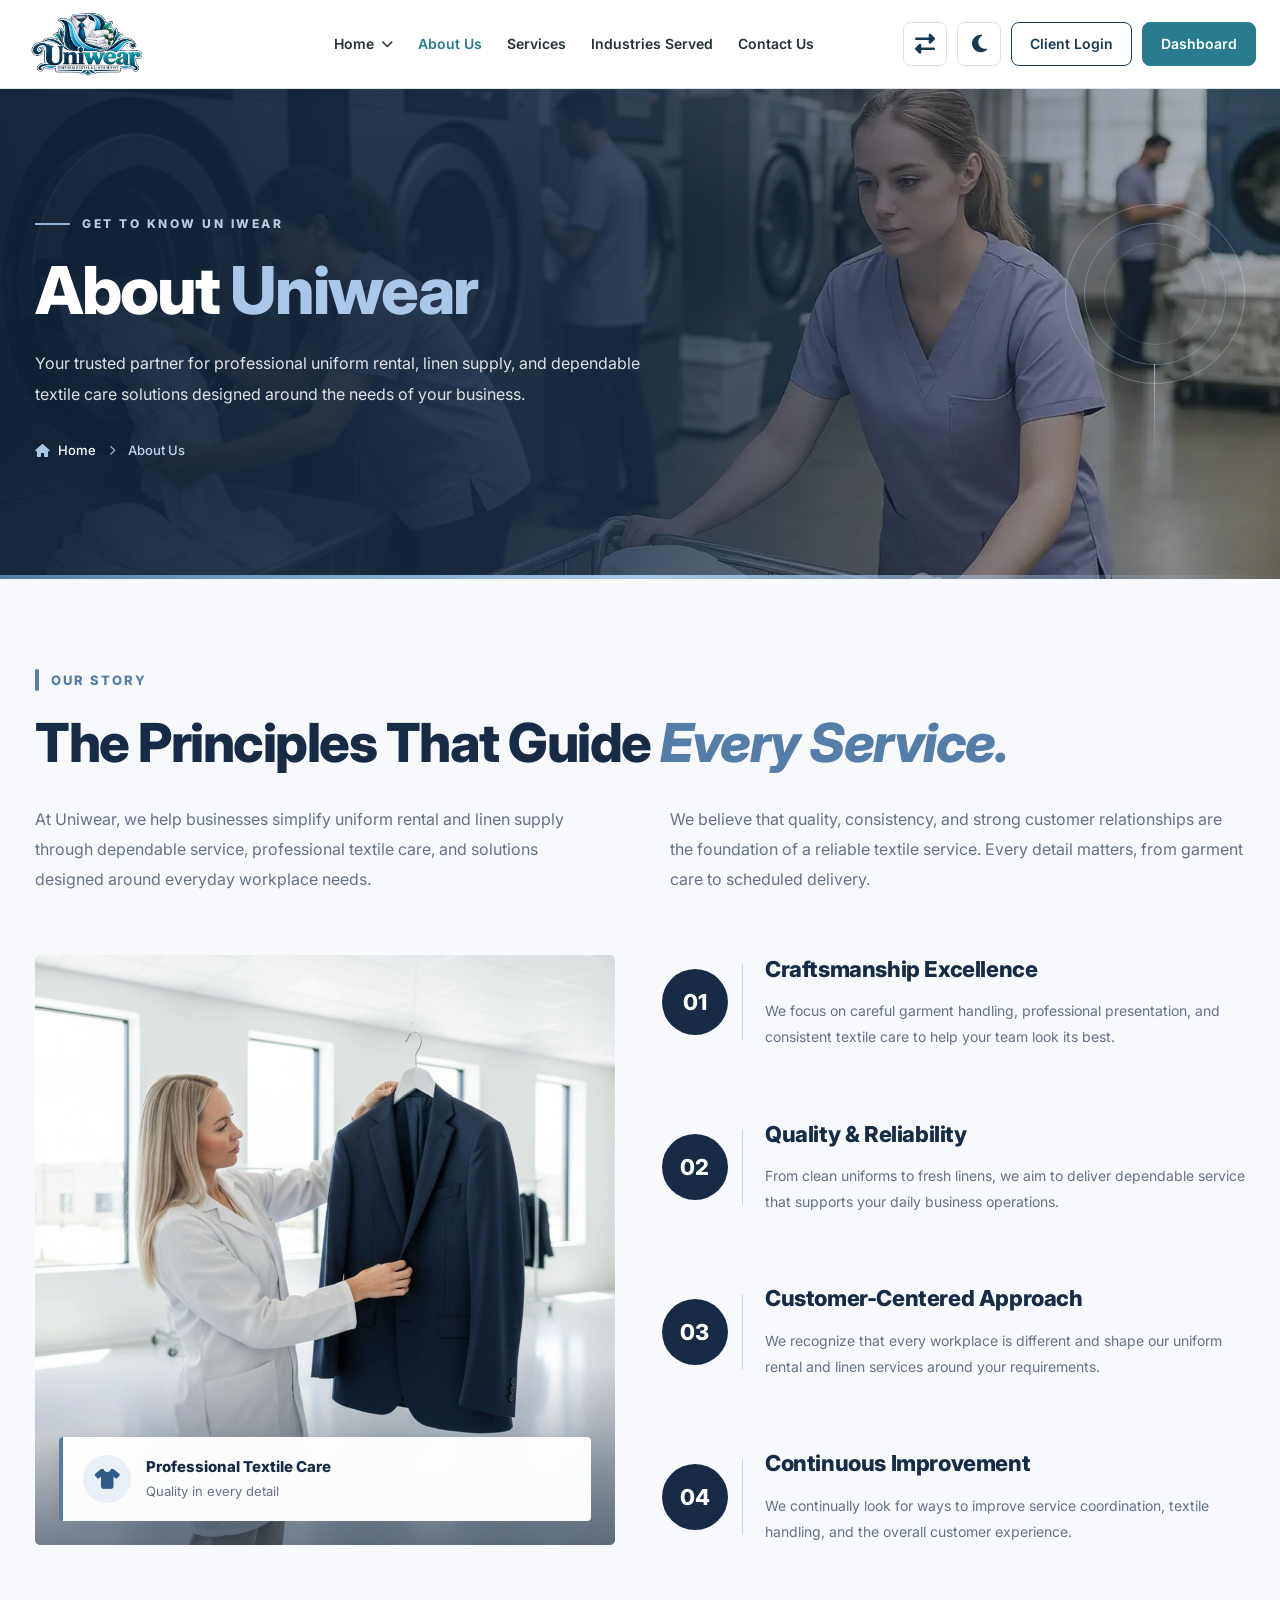
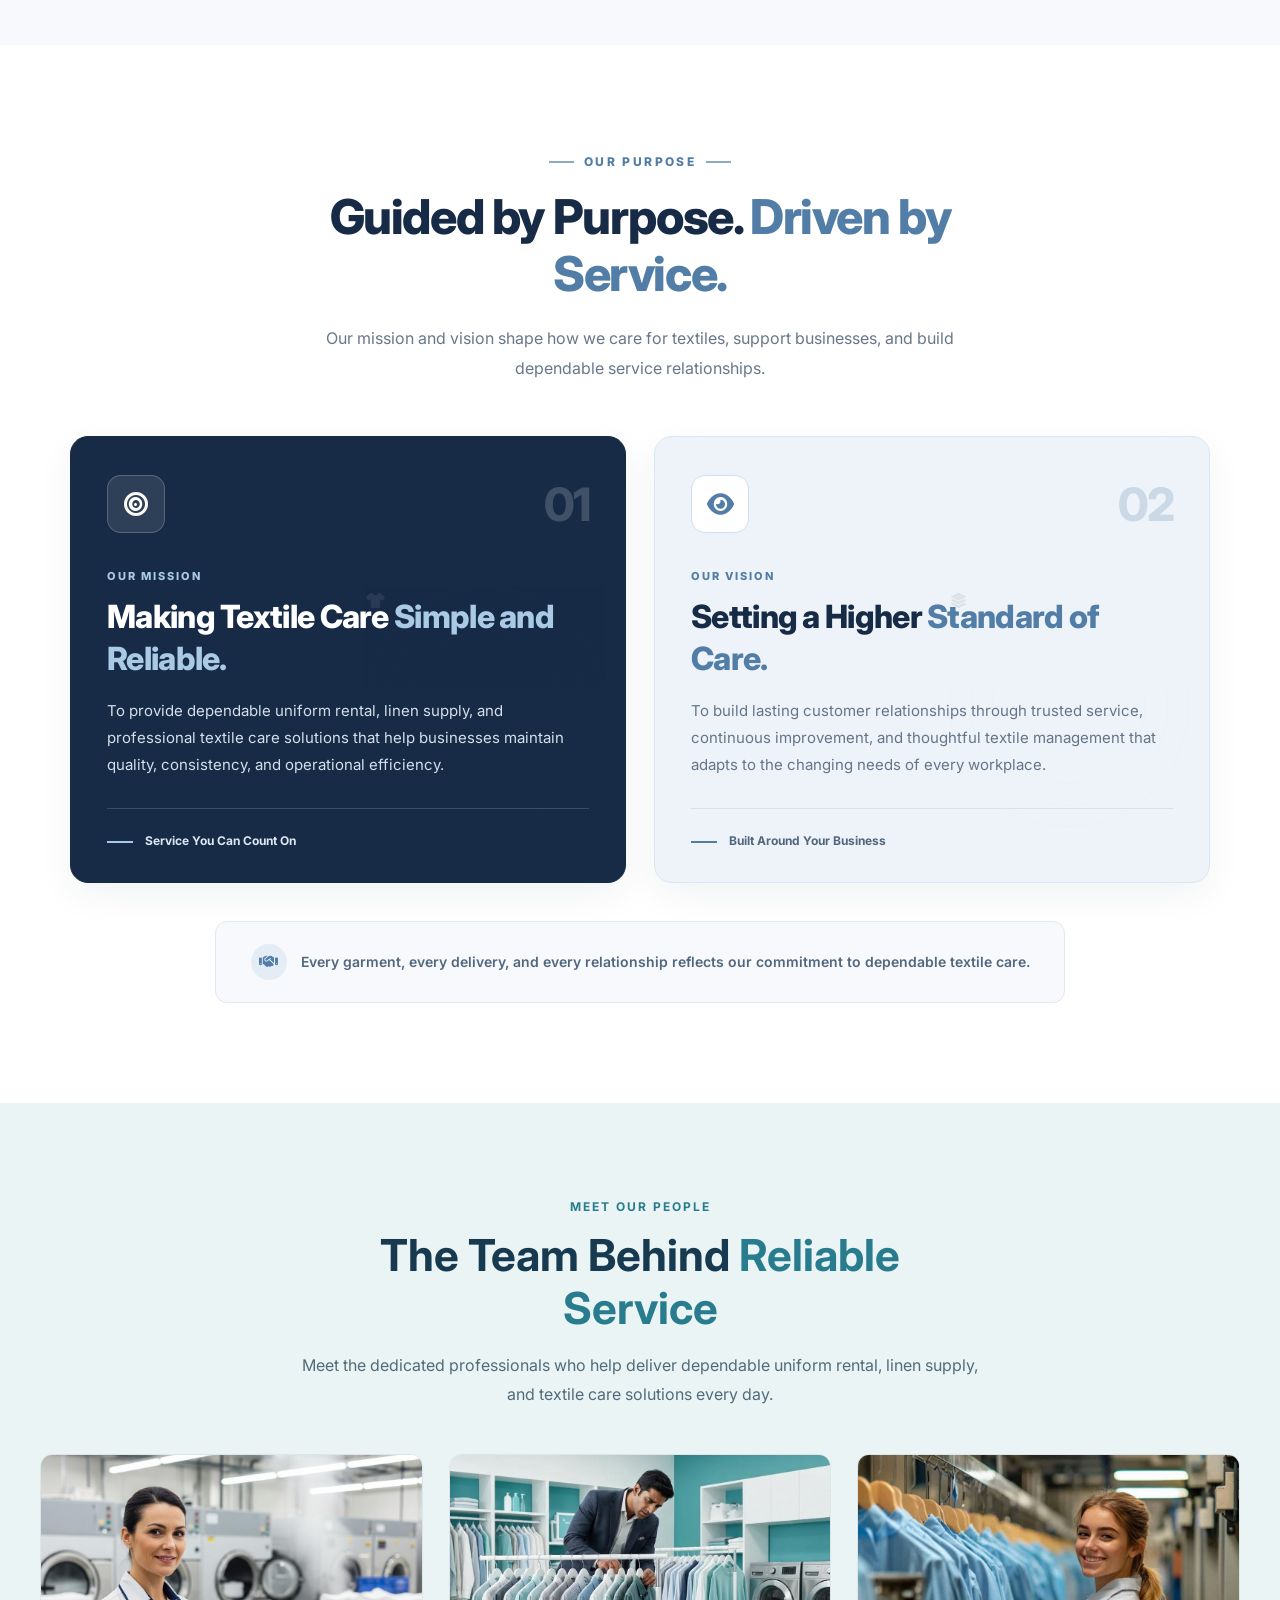
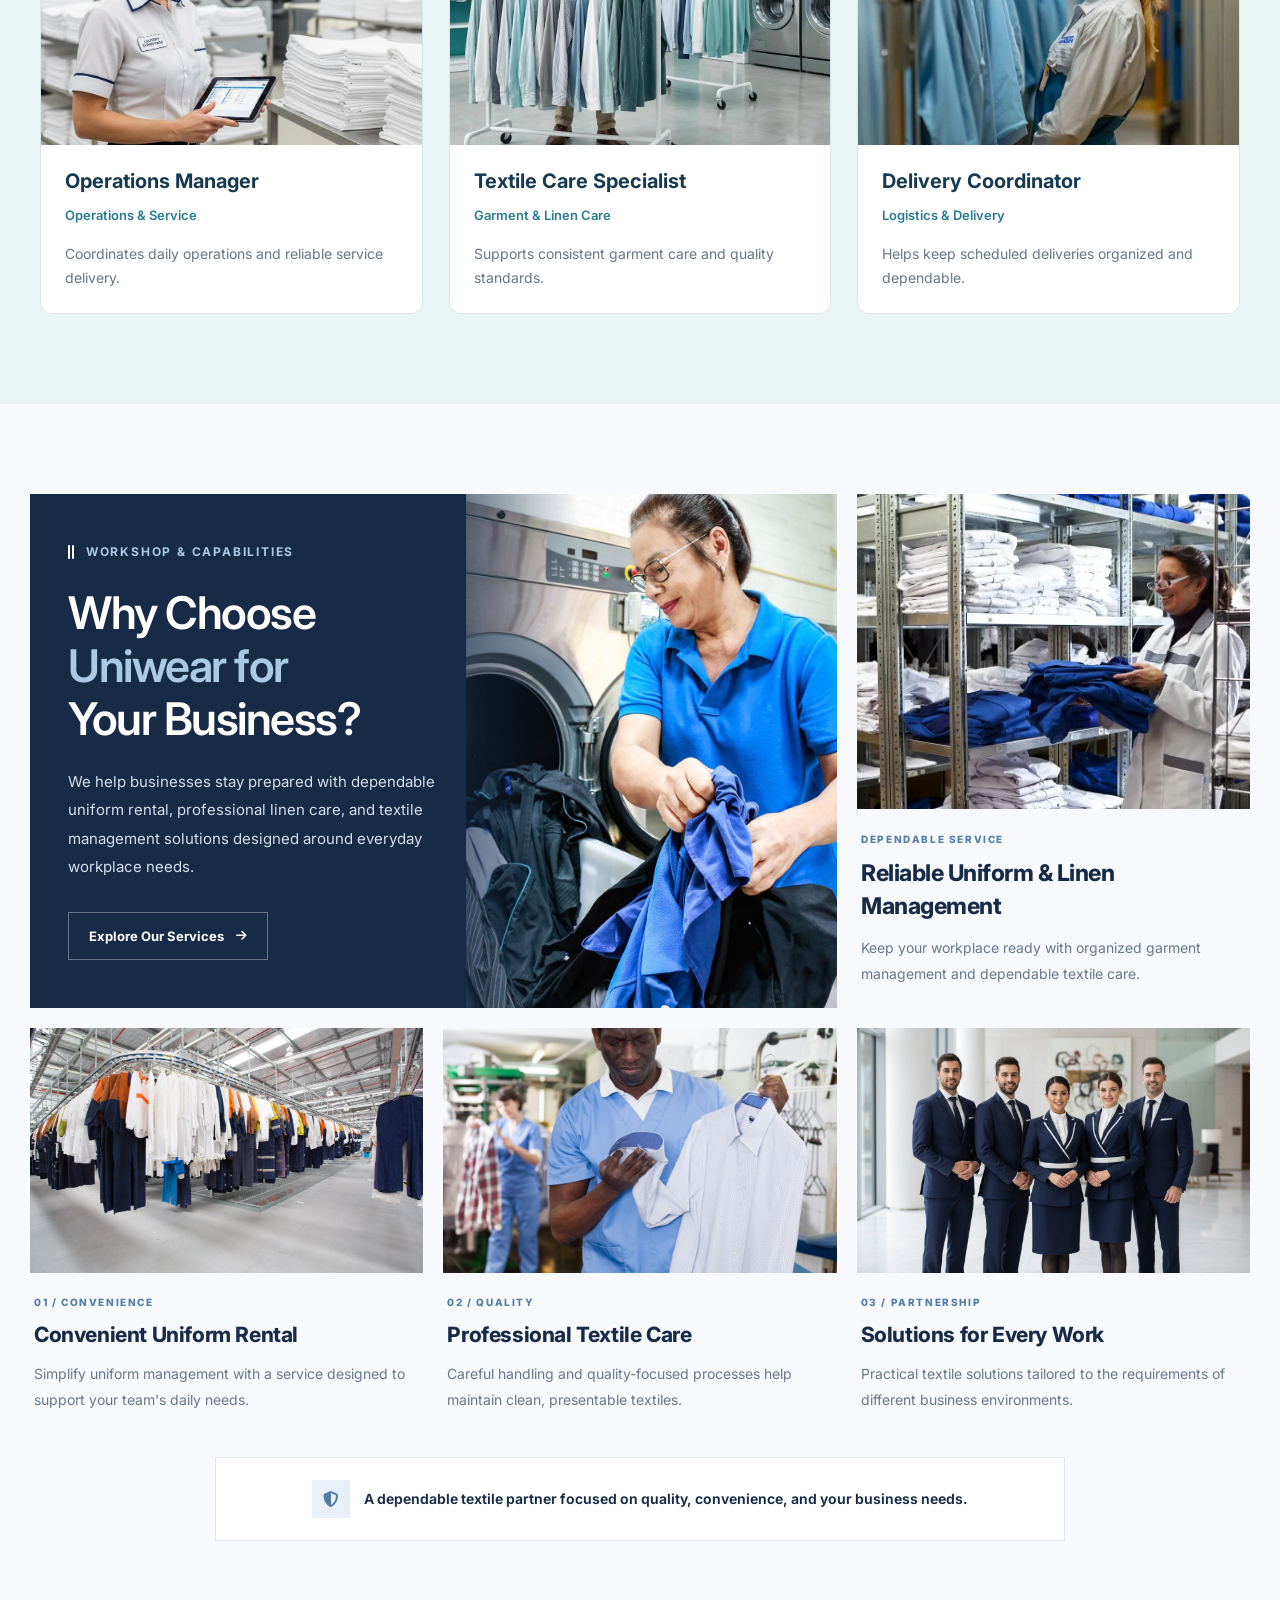
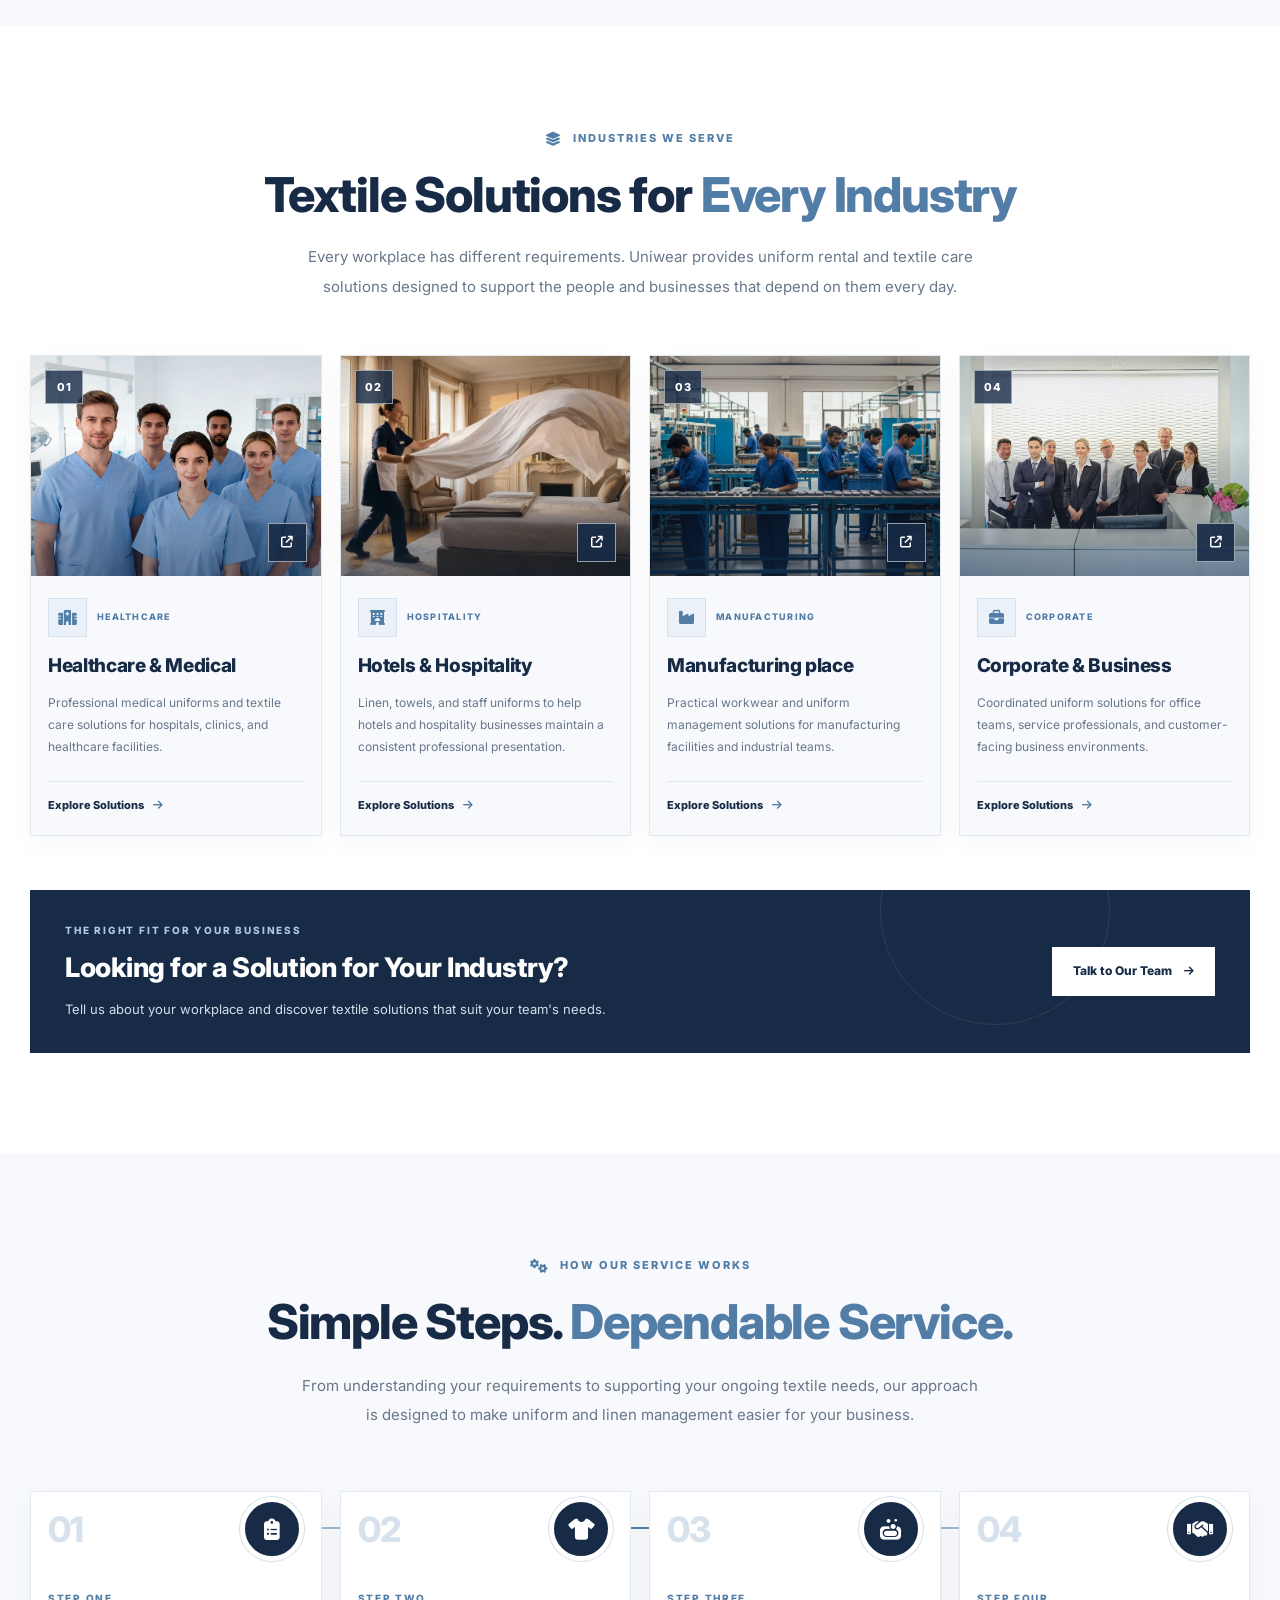
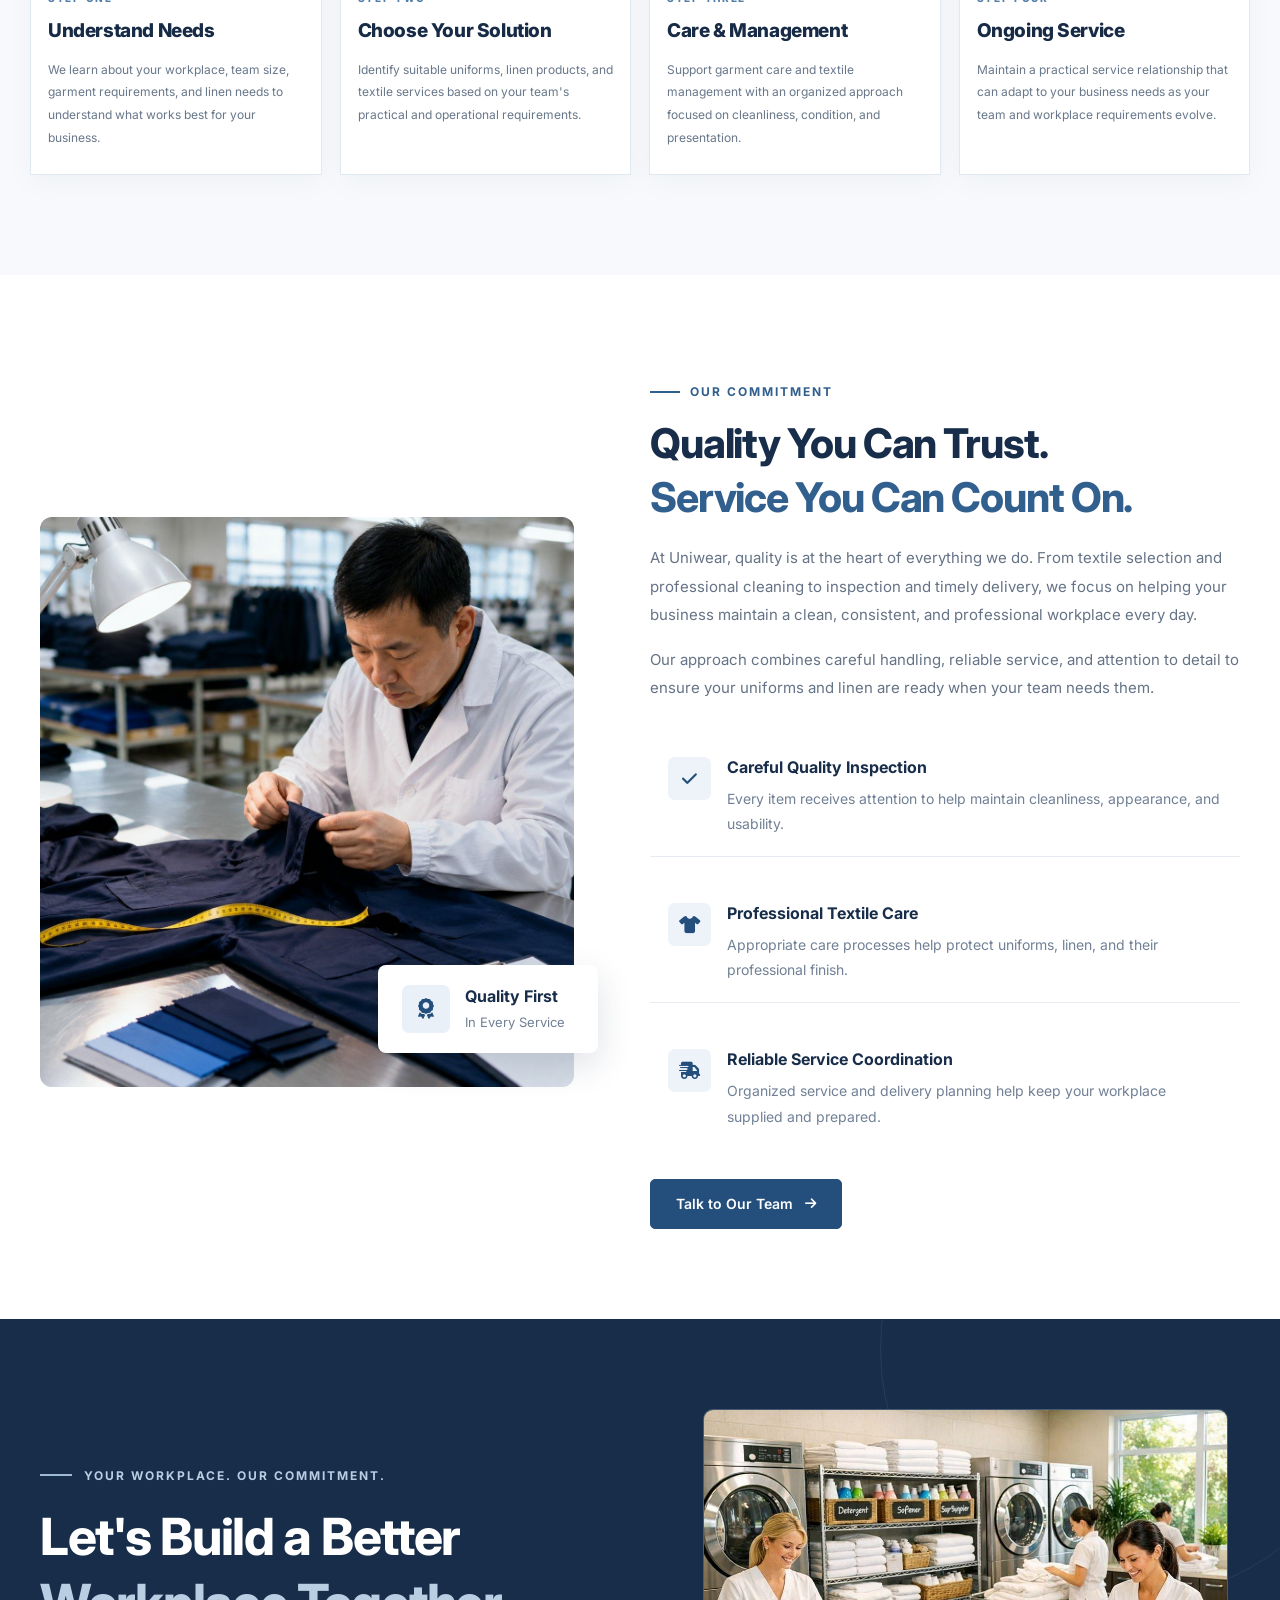
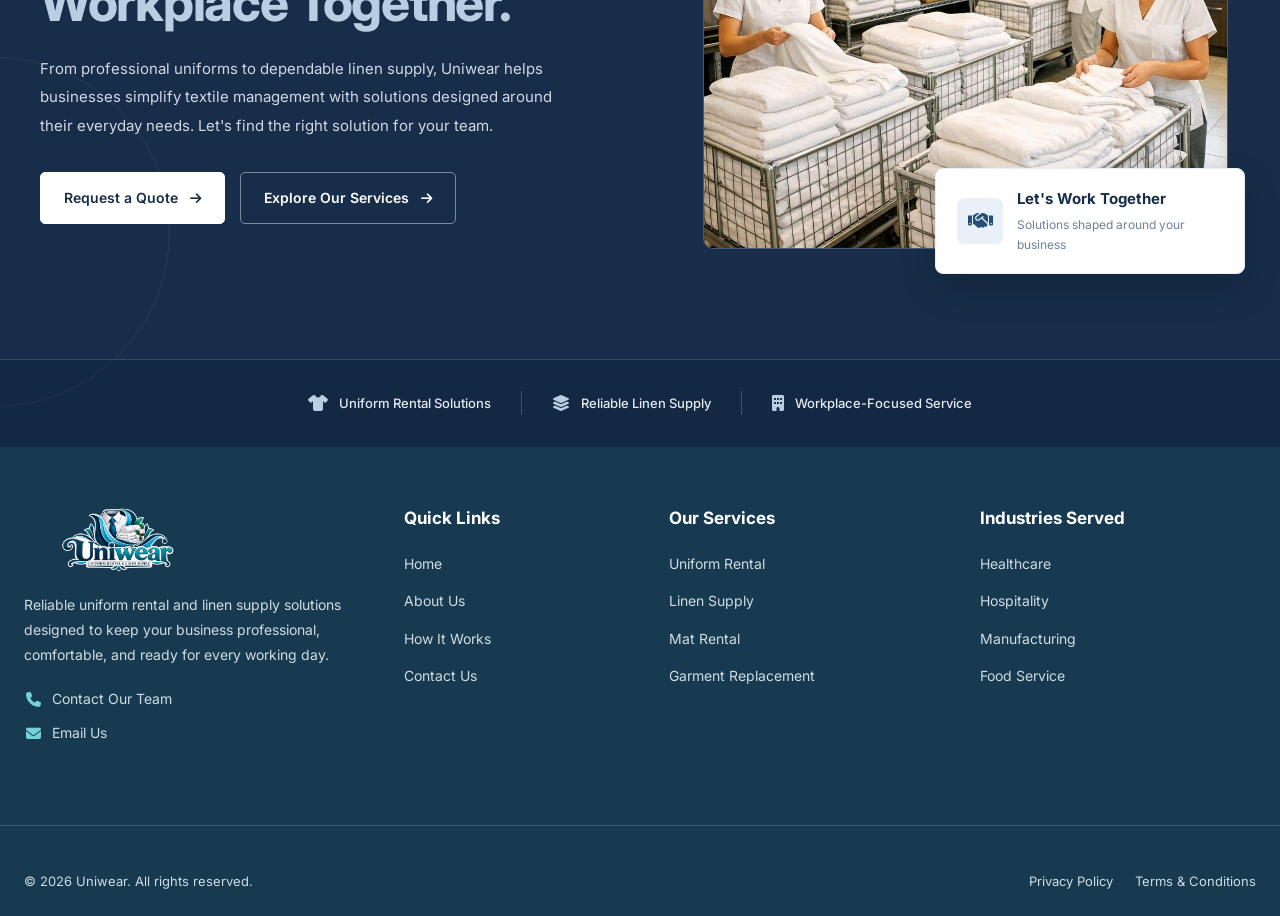
<file: about.html>
<!DOCTYPE html>
<html lang="en" dir="ltr" data-theme="light">

<head>
  <meta charset="UTF-8">
  <meta name="viewport" content="width=device-width, initial-scale=1.0">
  <meta name="theme-color" content="#173A50">

  <title>Uniwear | Uniform Rental &amp; Linen Supply</title>
  <!-- Favicon -->

  <link rel="icon" type="image/png" href="images/logo.png">


  <!-- Google Fonts -->
  <link rel="preconnect" href="https://fonts.googleapis.com">
  <link rel="preconnect" href="https://fonts.gstatic.com" crossorigin>
  <link
    href="https://fonts.googleapis.com/css2?family=Inter:wght@400;500;600;700;800&display=swap"
    rel="stylesheet"
  >

  <!-- Font Awesome for RTL and Dark Mode Icons -->
  <link
    rel="stylesheet"
    href="https://cdnjs.cloudflare.com/ajax/libs/font-awesome/6.7.2/css/all.min.css"
  >

  <!-- Stylesheets -->
  <link rel="stylesheet" href="css/style.css">
  <link rel="stylesheet" href="css/responsive.css">
</head>

<body>

  <!-- ================= HEADER ================= -->
  <header class="site-header" id="siteHeader">

    <div class="header-container">

      <!-- LOGO -->
      <a href="index.html" class="site-logo" aria-label="Uniwear Home">

        <img
          src="images/logo.png"
          alt="Uniwear Uniform Rental and Linen Supply Company"
          class="logo-image logo-light"
        >

        <img
          src="images/logo.png"
          alt=""
          aria-hidden="true"
          class="logo-image logo-dark"
        >

      </a>


      <!-- HAMBURGER MENU -->
      <button
        type="button"
        class="menu-toggle"
        id="menuToggle"
        aria-label="Open navigation menu"
        aria-controls="mainNavigation"
        aria-expanded="false"
      >
        <span></span>
        <span></span>
        <span></span>
      </button>


      <!-- MAIN NAVIGATION -->
      <nav
        class="main-navigation"
        id="mainNavigation"
        aria-label="Main navigation"
      >

        <!-- CENTER NAVIGATION LINKS -->
        <ul class="nav-list">

          <!-- HOME DROPDOWN -->
          <li class="nav-item home-item">

            <button
              type="button"
              class="home-dropdown-toggle"
              id="homeDropdownToggle"
              aria-expanded="false"
              aria-controls="homeDropdown"
            >
              <span>Home</span>

              <i
                class="fa-solid fa-chevron-down dropdown-arrow"
                aria-hidden="true"
              ></i>
            </button>

            <ul class="home-dropdown" id="homeDropdown">

              <li>
                <a href="index.html">Home 1</a>
              </li>

              <li>
                <a href="home-2.html">Home 2</a>
              </li>

            </ul>

          </li>


          <!-- OTHER NAVIGATION LINKS -->
          <li class="nav-item">
            <a href="about.html">About Us</a>
          </li>

          <li class="nav-item">
            <a href="services.html">Services</a>
          </li>

          <li class="nav-item">
            <a href="industries.html">Industries Served</a>
          </li>

          

          <li class="nav-item">
            <a href="contact.html">Contact Us</a>
          </li>

        </ul>


        <!-- RIGHT-SIDE ACTIONS -->
        <div class="nav-actions">

          <!-- RTL BUTTON -->
          <button
            type="button"
            class="header-control-btn rtl-toggle"
            id="rtlToggle"
            aria-label="Switch to RTL mode"
            aria-pressed="false"
            title="RTL Mode"
          >
            <i
              class="fa-solid fa-right-left"
              aria-hidden="true"
            ></i>
          </button>


          <!-- DARK MODE BUTTON -->
          <button
            type="button"
            class="header-control-btn dark-mode-toggle"
            id="darkModeToggle"
            aria-label="Enable dark mode"
            aria-pressed="false"
            title="Dark Mode"
          >
            <i
              class="fa-solid fa-moon"
              aria-hidden="true"
            ></i>
          </button>


          <!-- CLIENT LOGIN -->
          <a href="login.html" class="login-btn">
            Client Login
          </a>


          <!-- DASHBOARD -->
          <a href="dashboard.html" class="dashboard-btn">
            Dashboard
          </a>

        </div>

      </nav>

    </div>

  </header>
  <!-- ================= END HEADER ================= -->


  <!-- ================= MAIN CONTENT ================= -->
  <main id="mainContent">
<!-- =====================================================
     ABOUT PAGE - SECTION 1: HERO
====================================================== -->

<section class="about-hero" id="aboutHero">

    <!-- BACKGROUND IMAGE -->
    <div class="about-hero-background">

        <img
            src="images/about-hero-uniforms.jpg"
            alt="Professional uniform rental and textile care services"
            class="about-hero-image"
        >

    </div>

    <!-- DARK OVERLAY -->
    <div class="about-hero-overlay"></div>

    <!-- HERO CONTENT -->
    <div class="about-hero-container">

        <div class="about-hero-content">

            <!-- EYEBROW -->
            <span class="about-hero-eyebrow">
                GET TO KNOW UN IWEAR
            </span>

            <!-- HEADING -->
            <h1>
                About
                <span>Uniwear</span>
            </h1>

            <!-- DESCRIPTION -->
            <p class="about-hero-description">
                Your trusted partner for professional uniform rental,
                linen supply, and dependable textile care solutions
                designed around the needs of your business.
            </p>

            <!-- BREADCRUMB -->
            <nav class="about-hero-breadcrumb" aria-label="Breadcrumb">

                <a href="index.html">
                    <i class="fa-solid fa-house"></i>
                    <span>Home</span>
                </a>

                <i class="fa-solid fa-chevron-right about-hero-breadcrumb-separator"></i>

                <span class="about-hero-breadcrumb-current" aria-current="page">
                    About Us
                </span>

            </nav>

        </div>

        <!-- DECORATIVE SIDE ELEMENT -->
        <div class="about-hero-decoration" aria-hidden="true">

            <span class="about-hero-decoration-circle"></span>

            <span class="about-hero-decoration-line"></span>

        </div>

    </div>

    <!-- BOTTOM ACCENT -->
    <div class="about-hero-bottom-accent"></div>

</section>
<!-- =====================================================
     ABOUT PAGE - SECTION 2: OUR STORY & PRINCIPLES
====================================================== -->

<section class="about-story" id="aboutStory">

    <div class="about-story-container">

        <!-- SECTION HEADER -->
        <div class="about-story-header">

            <span class="about-story-eyebrow">
                OUR STORY
            </span>

            <h2>
                The Principles That Guide
                <span>Every Service.</span>
            </h2>

            <div class="about-story-intro">

                <p>
                    At Uniwear, we help businesses simplify uniform rental
                    and linen supply through dependable service, professional
                    textile care, and solutions designed around everyday
                    workplace needs.
                </p>

                <p>
                    We believe that quality, consistency, and strong customer
                    relationships are the foundation of a reliable textile
                    service. Every detail matters, from garment care to
                    scheduled delivery.
                </p>

            </div>

        </div>


        <!-- STORY CONTENT -->
        <div class="about-story-content">

            <!-- LEFT IMAGE -->
            <div class="about-story-image-wrap">

                <img
                    src="images/about-story-textile-care.jpg"
                    alt="Professional textile specialist inspecting workwear"
                    class="about-story-image"
                    loading="lazy"
                >

                <div class="about-story-image-label">

                    <span class="about-story-image-label-icon">
                        <i class="fa-solid fa-shirt"></i>
                    </span>

                    <div class="about-story-image-label-text">

                        <strong>Professional Textile Care</strong>

                        <span>Quality in every detail</span>

                    </div>

                </div>

            </div>


            <!-- RIGHT PRINCIPLES -->
            <div class="about-story-principles">

                <!-- PRINCIPLE 01 -->
                <article class="about-story-principle">

                    <div class="about-story-number-wrap">
                        <span class="about-story-number">01</span>
                    </div>

                    <div class="about-story-principle-content">

                        <h3>Craftsmanship Excellence</h3>

                        <p>
                            We focus on careful garment handling, professional
                            presentation, and consistent textile care to help
                            your team look its best.
                        </p>

                    </div>

                </article>


                <!-- PRINCIPLE 02 -->
                <article class="about-story-principle">

                    <div class="about-story-number-wrap">
                        <span class="about-story-number">02</span>
                    </div>

                    <div class="about-story-principle-content">

                        <h3>Quality & Reliability</h3>

                        <p>
                            From clean uniforms to fresh linens, we aim to
                            deliver dependable service that supports your
                            daily business operations.
                        </p>

                    </div>

                </article>


                <!-- PRINCIPLE 03 -->
                <article class="about-story-principle">

                    <div class="about-story-number-wrap">
                        <span class="about-story-number">03</span>
                    </div>

                    <div class="about-story-principle-content">

                        <h3>Customer-Centered Approach</h3>

                        <p>
                            We recognize that every workplace is different
                            and shape our uniform rental and linen services
                            around your requirements.
                        </p>

                    </div>

                </article>


                <!-- PRINCIPLE 04 -->
                <article class="about-story-principle">

                    <div class="about-story-number-wrap">
                        <span class="about-story-number">04</span>
                    </div>

                    <div class="about-story-principle-content">

                        <h3>Continuous Improvement</h3>

                        <p>
                            We continually look for ways to improve service
                            coordination, textile handling, and the overall
                            customer experience.
                        </p>

                    </div>

                </article>

            </div>

        </div>

    </div>

</section>
<!-- =====================================================
     ABOUT PAGE - SECTION 3: OUR MISSION & VISION
====================================================== -->

<section class="about-mission-vision" id="aboutMissionVision">

    <div class="about-mission-vision-container">

        <!-- SECTION HEADER -->
        <div class="about-mission-vision-header">

            <span class="about-mission-vision-eyebrow">
                OUR PURPOSE
            </span>

            <h2>
                Guided by Purpose.
                <span>Driven by Service.</span>
            </h2>

            <p>
                Our mission and vision shape how we care for textiles,
                support businesses, and build dependable service
                relationships.
            </p>

        </div>


        <!-- MISSION & VISION CARDS -->
        <div class="about-mission-vision-grid">

            <!-- MISSION CARD -->
            <article class="about-mv-card about-mv-mission">

                <div class="about-mv-card-top">

                    <span class="about-mv-icon">
                        <i class="fa-solid fa-bullseye"></i>
                    </span>

                    <span class="about-mv-number">
                        01
                    </span>

                </div>

                <span class="about-mv-label">
                    OUR MISSION
                </span>

                <h3>
                    Making Textile Care
                    <span>Simple and Reliable.</span>
                </h3>

                <p>
                    To provide dependable uniform rental, linen supply,
                    and professional textile care solutions that help
                    businesses maintain quality, consistency, and
                    operational efficiency.
                </p>

                <div class="about-mv-card-footer">

                    <span class="about-mv-footer-line"></span>

                    <span>
                        Service You Can Count On
                    </span>

                </div>

                <div class="about-mv-decoration" aria-hidden="true">
                    <i class="fa-solid fa-shirt"></i>
                </div>

            </article>


            <!-- VISION CARD -->
            <article class="about-mv-card about-mv-vision">

                <div class="about-mv-card-top">

                    <span class="about-mv-icon">
                        <i class="fa-solid fa-eye"></i>
                    </span>

                    <span class="about-mv-number">
                        02
                    </span>

                </div>

                <span class="about-mv-label">
                    OUR VISION
                </span>

                <h3>
                    Setting a Higher
                    <span>Standard of Care.</span>
                </h3>

                <p>
                    To build lasting customer relationships through
                    trusted service, continuous improvement, and
                    thoughtful textile management that adapts to the
                    changing needs of every workplace.
                </p>

                <div class="about-mv-card-footer">

                    <span class="about-mv-footer-line"></span>

                    <span>
                        Built Around Your Business
                    </span>

                </div>

                <div class="about-mv-decoration" aria-hidden="true">
                    <i class="fa-solid fa-layer-group"></i>
                </div>

            </article>

        </div>


        <!-- CLOSING STATEMENT -->
        <div class="about-mission-vision-bottom">

            <span class="about-mv-bottom-icon">
                <i class="fa-solid fa-handshake"></i>
            </span>

            <p>
                Every garment, every delivery, and every relationship
                reflects our commitment to dependable textile care.
            </p>

        </div>

    </div>

</section>
<!-- ================= TEAM SECTION ================= -->
<section class="about-team-section" id="aboutTeam">

    <div class="about-team-container">

        <div class="about-team-heading">
            <span class="about-team-eyebrow">MEET OUR PEOPLE</span>

            <h2>
                The Team Behind
                <span>Reliable Service</span>
            </h2>

            <p>
                Meet the dedicated professionals who help deliver
                dependable uniform rental, linen supply, and textile
                care solutions every day.
            </p>
        </div>

        <div class="about-team-grid">

            <article class="about-team-card">
                <div class="about-team-image">
                    <img src="images/team-manager.jpg"
                         alt="Operations manager at Uniwear"
                         loading="lazy">
                </div>
                <div class="about-team-info">
                    <h3>Operations Manager</h3>
                    <span>Operations &amp; Service</span>
                    <p>Coordinates daily operations and reliable service delivery.</p>
                </div>
            </article>

            <article class="about-team-card">
                <div class="about-team-image">
                    <img src="images/team-production.jpg"
                         alt="Textile care team member at Uniwear"
                         loading="lazy">
                </div>
                <div class="about-team-info">
                    <h3>Textile Care Specialist</h3>
                    <span>Garment &amp; Linen Care</span>
                    <p>Supports consistent garment care and quality standards.</p>
                </div>
            </article>

            <article class="about-team-card">
                <div class="about-team-image">
                    <img src="images/team-delivery.jpg"
                         alt="Delivery team member at Uniwear"
                         loading="lazy">
                </div>
                <div class="about-team-info">
                    <h3>Delivery Coordinator</h3>
                    <span>Logistics &amp; Delivery</span>
                    <p>Helps keep scheduled deliveries organized and dependable.</p>
                </div>
            </article>

        </div>

    </div>

</section>
<!-- ================= END TEAM SECTION ================= -->
<!-- =====================================================
     ABOUT SECTION 4 — WHY CHOOSE UN IWEAR
====================================================== -->

<section class="about-why-choose" id="aboutWhyChoose">
    <div class="about-why-container">

        <!-- TOP FEATURE GRID -->
        <div class="about-why-top-grid">

            <!-- MAIN FEATURE PANEL -->
            <div class="about-why-main">

                <div class="about-why-main-content">

                    <span class="about-why-eyebrow">
                        <i class="fa-solid fa-grip-lines-vertical"></i>
                        Workshop &amp; Capabilities
                    </span>

                    <h2>
                        Why Choose
                        <span>Uniwear for</span>
                        Your Business?
                    </h2>

                    <p>
                        We help businesses stay prepared with dependable
                        uniform rental, professional linen care, and
                        textile management solutions designed around
                        everyday workplace needs.
                    </p>

                    <a href="services.html" class="about-why-main-btn">
                        Explore Our Services
                        <i class="fa-solid fa-arrow-right"></i>
                    </a>

                </div>

                <div class="about-why-main-image">
                    <img
                        src="images/about-why-uniform-professional.jpg"
                        alt="Professional wearing a clean navy work uniform"
                        loading="lazy"
                    >
                </div>

                <div class="about-why-main-decoration" aria-hidden="true"></div>

            </div>

            <!-- TOP RIGHT FEATURE -->
            <article class="about-why-feature">

                <a
                    href="services.html"
                    class="about-why-feature-image"
                    aria-label="Learn about our uniform and linen care services"
                >
                    <img
                        src="images/about-why-textile-care.jpg"
                        alt="Professional textile care and garment handling"
                        loading="lazy"
                    >
                    <span class="about-why-image-icon" aria-hidden="true">
                        <i class="fa-solid fa-arrow-up-right-from-square"></i>
                    </span>
                </a>

                <div class="about-why-feature-content">

                    <span class="about-why-card-label">
                        Dependable Service
                    </span>

                    <h3>Reliable Uniform &amp; Linen Management</h3>

                    <p>
                        Keep your workplace ready with organized garment
                        management and dependable textile care.
                    </p>

                </div>

            </article>

        </div>

        <!-- BOTTOM FEATURE CARDS -->
        <div class="about-why-bottom-grid">

            <!-- CARD 1 -->
            <article class="about-why-card">

                <a
                    href="services.html"
                    class="about-why-card-image"
                    aria-label="Learn about professional uniform rental"
                >
                    <img
                        src="images/about-why-uniform-rental.jpg"
                        alt="Professional workwear prepared for uniform rental"
                        loading="lazy"
                    >
                    <span class="about-why-image-icon" aria-hidden="true">
                        <i class="fa-solid fa-arrow-up-right-from-square"></i>
                    </span>
                </a>

                <div class="about-why-card-content">

                    <span class="about-why-card-label">
                        01 / Convenience
                    </span>

                    <h3>Convenient Uniform Rental</h3>

                    <p>
                        Simplify uniform management with a service
                        designed to support your team's daily needs.
                    </p>

                </div>

            </article>

            <!-- CARD 2 -->
            <article class="about-why-card">

                <a
                    href="services.html"
                    class="about-why-card-image"
                    aria-label="Learn about professional textile care"
                >
                    <img
                        src="images/about-why-quality-control.jpg"
                        alt="Textile specialist checking fabric quality"
                        loading="lazy"
                    >
                    <span class="about-why-image-icon" aria-hidden="true">
                        <i class="fa-solid fa-arrow-up-right-from-square"></i>
                    </span>
                </a>

                <div class="about-why-card-content">

                    <span class="about-why-card-label">
                        02 / Quality
                    </span>

                    <h3>Professional Textile Care</h3>

                    <p>
                        Careful handling and quality-focused processes
                        help maintain clean, presentable textiles.
                    </p>

                </div>

            </article>

            <!-- CARD 3 -->
            <article class="about-why-card">

                <a
                    href="services.html"
                    class="about-why-card-image"
                    aria-label="Learn about our workplace textile solutions"
                >
                    <img
                        src="images/about-why-workplace-solutions.jpg"
                        alt="Professionals wearing coordinated workplace uniforms"
                        loading="lazy"
                    >
                    <span class="about-why-image-icon" aria-hidden="true">
                        <i class="fa-solid fa-arrow-up-right-from-square"></i>
                    </span>
                </a>

                <div class="about-why-card-content">

                    <span class="about-why-card-label">
                        03 / Partnership
                    </span>

                    <h3>Solutions for Every Work</h3>

                    <p>
                        Practical textile solutions tailored to the
                        requirements of different business environments.
                    </p>

                </div>

            </article>

        </div>

        <!-- BOTTOM TRUST STATEMENT -->
        <div class="about-why-bottom-note">

            <span class="about-why-note-icon" aria-hidden="true">
                <i class="fa-solid fa-shield-halved"></i>
            </span>

            <p>
                A dependable textile partner focused on quality,
                convenience, and your business needs.
            </p>

        </div>

    </div>
</section>
<!-- =====================================================
     ABOUT SECTION 5 — INDUSTRIES WE SERVE
====================================================== -->

<section class="about-industries" id="aboutIndustries">

    <div class="about-industries-container">

        <!-- SECTION HEADER -->
        <div class="about-industries-header">

            <span class="about-industries-eyebrow">
                <i class="fa-solid fa-layer-group"></i>
                INDUSTRIES WE SERVE
            </span>

            <h2>
                Textile Solutions for
                <span>Every Industry</span>
            </h2>

            <p>
                Every workplace has different requirements. Uniwear
                provides uniform rental and textile care solutions
                designed to support the people and businesses that
                depend on them every day.
            </p>

        </div>

        <!-- INDUSTRY CARDS -->
        <div class="about-industries-grid">

            <!-- HEALTHCARE -->
            <article class="about-industry-card">

                <a
                    href="services.html"
                    class="about-industry-image"
                    aria-label="Explore healthcare uniform solutions"
                >
                    <img
                        src="images/about-industry-healthcare.jpg"
                        alt="Healthcare professionals wearing coordinated medical uniforms"
                        loading="lazy"
                    >

                    <span class="about-industry-number">01</span>

                    <span class="about-industry-arrow" aria-hidden="true">
                        <i class="fa-solid fa-arrow-up-right-from-square"></i>
                    </span>
                </a>

                <div class="about-industry-content">

                    <div class="about-industry-title-row">
                        <span class="about-industry-icon" aria-hidden="true">
                            <i class="fa-solid fa-hospital"></i>
                        </span>

                        <span class="about-industry-label">
                            HEALTHCARE
                        </span>
                    </div>

                    <h3>Healthcare &amp; Medical</h3>

                    <p>
                        Professional medical uniforms and textile care
                        solutions for hospitals, clinics, and healthcare
                        facilities.
                    </p>

                    <a href="services.html" class="about-industry-link">
                        Explore Solutions
                        <i class="fa-solid fa-arrow-right"></i>
                    </a>

                </div>

            </article>

            <!-- HOSPITALITY -->
            <article class="about-industry-card">

                <a
                    href="services.html"
                    class="about-industry-image"
                    aria-label="Explore hospitality linen and uniform solutions"
                >
                    <img
                        src="images/about-industry-hospitality.jpg"
                        alt="Hotel staff preparing clean linens in a hospitality environment"
                        loading="lazy"
                    >

                    <span class="about-industry-number">02</span>

                    <span class="about-industry-arrow" aria-hidden="true">
                        <i class="fa-solid fa-arrow-up-right-from-square"></i>
                    </span>
                </a>

                <div class="about-industry-content">

                    <div class="about-industry-title-row">
                        <span class="about-industry-icon" aria-hidden="true">
                            <i class="fa-solid fa-hotel"></i>
                        </span>

                        <span class="about-industry-label">
                            HOSPITALITY
                        </span>
                    </div>

                    <h3>Hotels &amp; Hospitality</h3>

                    <p>
                        Linen, towels, and staff uniforms to help hotels
                        and hospitality businesses maintain a consistent
                        professional presentation.
                    </p>

                    <a href="services.html" class="about-industry-link">
                        Explore Solutions
                        <i class="fa-solid fa-arrow-right"></i>
                    </a>

                </div>

            </article>

            <!-- MANUFACTURING -->
            <article class="about-industry-card">

                <a
                    href="services.html"
                    class="about-industry-image"
                    aria-label="Explore manufacturing workwear solutions"
                >
                    <img
                        src="images/about-industry-manufacturing.jpg"
                        alt="Manufacturing employees wearing coordinated industrial workwear"
                        loading="lazy"
                    >

                    <span class="about-industry-number">03</span>

                    <span class="about-industry-arrow" aria-hidden="true">
                        <i class="fa-solid fa-arrow-up-right-from-square"></i>
                    </span>
                </a>

                <div class="about-industry-content">

                    <div class="about-industry-title-row">
                        <span class="about-industry-icon" aria-hidden="true">
                            <i class="fa-solid fa-industry"></i>
                        </span>

                        <span class="about-industry-label">
                            MANUFACTURING
                        </span>
                    </div>

                    <h3>Manufacturing place</h3>

                    <p>
                        Practical workwear and uniform management
                        solutions for manufacturing facilities and
                        industrial teams.
                    </p>

                    <a href="services.html" class="about-industry-link">
                        Explore Solutions
                        <i class="fa-solid fa-arrow-right"></i>
                    </a>

                </div>

            </article>

            <!-- CORPORATE -->
            <article class="about-industry-card">

                <a
                    href="services.html"
                    class="about-industry-image"
                    aria-label="Explore corporate uniform solutions"
                >
                    <img
                        src="images/about-industry-corporate.jpg"
                        alt="Corporate employees in a modern professional workplace"
                        loading="lazy"
                    >

                    <span class="about-industry-number">04</span>

                    <span class="about-industry-arrow" aria-hidden="true">
                        <i class="fa-solid fa-arrow-up-right-from-square"></i>
                    </span>
                </a>

                <div class="about-industry-content">

                    <div class="about-industry-title-row">
                        <span class="about-industry-icon" aria-hidden="true">
                            <i class="fa-solid fa-briefcase"></i>
                        </span>

                        <span class="about-industry-label">
                            CORPORATE
                        </span>
                    </div>

                    <h3>Corporate &amp; Business</h3>

                    <p>
                        Coordinated uniform solutions for office teams,
                        service professionals, and customer-facing
                        business environments.
                    </p>

                    <a href="services.html" class="about-industry-link">
                        Explore Solutions
                        <i class="fa-solid fa-arrow-right"></i>
                    </a>

                </div>

            </article>

        </div>

        <!-- BOTTOM CTA -->
        <div class="about-industries-cta">

            <div class="about-industries-cta-content">

                <span class="about-industries-cta-eyebrow">
                    THE RIGHT FIT FOR YOUR BUSINESS
                </span>

                <h3>Looking for a Solution for Your Industry?</h3>

                <p>
                    Tell us about your workplace and discover textile
                    solutions that suit your team's needs.
                </p>

            </div>

            <a href="contact.html" class="about-industries-cta-btn">
                Talk to Our Team
                <i class="fa-solid fa-arrow-right"></i>
            </a>

        </div>

    </div>

</section>
<!-- =====================================================
     ABOUT SECTION 6 — HOW OUR SERVICE WORKS
====================================================== -->

<section class="about-process" id="aboutProcess">

    <div class="about-process-container">

        <!-- SECTION HEADER -->
        <div class="about-process-header">

            <span class="about-process-eyebrow">
                <i class="fa-solid fa-gears"></i>
                HOW OUR SERVICE WORKS
            </span>

            <h2>
                Simple Steps.
                <span>Dependable Service.</span>
            </h2>

            <p>
                From understanding your requirements to supporting your
                ongoing textile needs, our approach is designed to make
                uniform and linen management easier for your business.
            </p>

        </div>

        <!-- PROCESS TIMELINE -->
        <div class="about-process-timeline">

            <!-- STEP 1 -->
            <article class="about-process-step">

                <div class="about-process-step-top">

                    <span class="about-process-number">01</span>

                    <span class="about-process-icon" aria-hidden="true">
                        <i class="fa-solid fa-clipboard-list"></i>
                    </span>

                </div>

                <div class="about-process-step-content">

                    <span class="about-process-step-label">
                        STEP ONE
                    </span>

                    <h3>Understand Needs</h3>

                    <p>
                        We learn about your workplace, team size, garment
                        requirements, and linen needs to understand what
                        works best for your business.
                    </p>

                </div>

            </article>

            <!-- STEP 2 -->
            <article class="about-process-step">

                <div class="about-process-step-top">

                    <span class="about-process-number">02</span>

                    <span class="about-process-icon" aria-hidden="true">
                        <i class="fa-solid fa-shirt"></i>
                    </span>

                </div>

                <div class="about-process-step-content">

                    <span class="about-process-step-label">
                        STEP TWO
                    </span>

                    <h3>Choose Your Solution</h3>

                    <p>
                        Identify suitable uniforms, linen products, and
                        textile services based on your team's practical
                        and operational requirements.
                    </p>

                </div>

            </article>

            <!-- STEP 3 -->
            <article class="about-process-step">

                <div class="about-process-step-top">

                    <span class="about-process-number">03</span>

                    <span class="about-process-icon" aria-hidden="true">
                        <i class="fa-solid fa-soap"></i>
                    </span>

                </div>

                <div class="about-process-step-content">

                    <span class="about-process-step-label">
                        STEP THREE
                    </span>

                    <h3>Care &amp; Management</h3>

                    <p>
                        Support garment care and textile management with
                        an organized approach focused on cleanliness,
                        condition, and presentation.
                    </p>

                </div>

            </article>

            <!-- STEP 4 -->
            <article class="about-process-step">

                <div class="about-process-step-top">

                    <span class="about-process-number">04</span>

                    <span class="about-process-icon" aria-hidden="true">
                        <i class="fa-solid fa-handshake"></i>
                    </span>

                </div>

                <div class="about-process-step-content">

                    <span class="about-process-step-label">
                        STEP FOUR
                    </span>

                    <h3>Ongoing Service</h3>

                    <p>
                        Maintain a practical service relationship that
                        can adapt to your business needs as your team
                        and workplace requirements evolve.
                    </p>

                </div>

            </article>

        </div>

        

    </div>

</section>
<!-- =====================================================
     ABOUT SECTION 7: OUR COMMITMENT TO QUALITY
====================================================== -->

<section class="about-quality-section" id="aboutQuality">

    <div class="about-quality-container">

        <!-- LEFT: IMAGE AREA -->
        <div class="about-quality-image-wrap">

            <img
                src="images/about-quality-commitment.jpg"
                alt="Professional textile care and quality inspection"
                class="about-quality-image"
                loading="lazy"
            >

            <div class="about-quality-image-badge">
                <span class="about-quality-badge-icon">
                    <i class="fa-solid fa-award"></i>
                </span>

                <div class="about-quality-badge-content">
                    <strong>Quality First</strong>
                    <span>In Every Service</span>
                </div>
            </div>

        </div>


        <!-- RIGHT: CONTENT AREA -->
        <div class="about-quality-content">

            <span class="about-quality-eyebrow">
                OUR COMMITMENT
            </span>

            <h2 class="about-quality-title">
                Quality You Can Trust.
                <span>Service You Can Count On.</span>
            </h2>

            <p class="about-quality-description">
                At Uniwear, quality is at the heart of everything we do.
                From textile selection and professional cleaning to
                inspection and timely delivery, we focus on helping your
                business maintain a clean, consistent, and professional
                workplace every day.
            </p>

            <p class="about-quality-description">
                Our approach combines careful handling, reliable service,
                and attention to detail to ensure your uniforms and linen
                are ready when your team needs them.
            </p>


            <!-- QUALITY COMMITMENTS -->
            <div class="about-quality-list">

                <div class="about-quality-item">

                    <span class="about-quality-item-icon">
                        <i class="fa-solid fa-check"></i>
                    </span>

                    <div class="about-quality-item-content">
                        <h3>Careful Quality Inspection</h3>
                        <p>
                            Every item receives attention to help maintain
                            cleanliness, appearance, and usability.
                        </p>
                    </div>

                </div>


                <div class="about-quality-item">

                    <span class="about-quality-item-icon">
                        <i class="fa-solid fa-shirt"></i>
                    </span>

                    <div class="about-quality-item-content">
                        <h3>Professional Textile Care</h3>
                        <p>
                            Appropriate care processes help protect
                            uniforms, linen, and their professional finish.
                        </p>
                    </div>

                </div>


                <div class="about-quality-item">

                    <span class="about-quality-item-icon">
                        <i class="fa-solid fa-truck-fast"></i>
                    </span>

                    <div class="about-quality-item-content">
                        <h3>Reliable Service Coordination</h3>
                        <p>
                            Organized service and delivery planning help
                            keep your workplace supplied and prepared.
                        </p>
                    </div>

                </div>

            </div>


            <!-- CTA BUTTON -->
            <div class="about-quality-actions">

                <a href="contact.html" class="about-quality-btn">
                    Talk to Our Team
                    <i class="fa-solid fa-arrow-right"></i>
                </a>

            </div>

        </div>

    </div>


   

</section>
<!-- =====================================================
     ABOUT SECTION 8: FINAL CTA
====================================================== -->

<section class="about-final-cta" id="aboutFinalCta">

    <!-- BACKGROUND DECORATION -->
    <div class="about-final-cta-decoration about-final-cta-decoration-one"
         aria-hidden="true"></div>

    <div class="about-final-cta-decoration about-final-cta-decoration-two"
         aria-hidden="true"></div>


    <!-- CTA CONTENT -->
    <div class="about-final-cta-container">

        <div class="about-final-cta-content">

            <span class="about-final-cta-eyebrow">
                YOUR WORKPLACE. OUR COMMITMENT.
            </span>

            <h2 class="about-final-cta-title">
                Let's Build a Better
                <span>Workplace Together.</span>
            </h2>

            <p class="about-final-cta-description">
                From professional uniforms to dependable linen supply,
                Uniwear helps businesses simplify textile management
                with solutions designed around their everyday needs.
                Let's find the right solution for your team.
            </p>

            <!-- CTA BUTTONS -->
            <div class="about-final-cta-actions">

                <a href="contact.html" class="about-final-cta-btn-primary">
                    Request a Quote
                    <i class="fa-solid fa-arrow-right"></i>
                </a>

                <a href="services.html" class="about-final-cta-btn-secondary">
                    Explore Our Services
                    <i class="fa-solid fa-arrow-right"></i>
                </a>

            </div>

        </div>


        <!-- RIGHT VISUAL -->
        <div class="about-final-cta-visual">

            <div class="about-final-cta-image-frame">

                <img
                    src="images/about-final-cta-team.jpg"
                    alt="Professional team wearing clean workplace uniforms"
                    class="about-final-cta-image"
                    loading="lazy"
                >

            </div>

            <!-- FLOATING INFO CARD -->
            <div class="about-final-cta-info-card">

                <span class="about-final-cta-info-icon">
                    <i class="fa-solid fa-handshake"></i>
                </span>

                <div class="about-final-cta-info-content">
                    <strong>Let's Work Together</strong>
                    <span>Solutions shaped around your business</span>
                </div>

            </div>

        </div>

    </div>


    <!-- BOTTOM TRUST STRIP -->
    <div class="about-final-cta-trust">

        <div class="about-final-cta-trust-item">

            <i class="fa-solid fa-shirt"></i>

            <span>Uniform Rental Solutions</span>

        </div>


        <span class="about-final-cta-trust-divider"
              aria-hidden="true"></span>


        <div class="about-final-cta-trust-item">

            <i class="fa-solid fa-layer-group"></i>

            <span>Reliable Linen Supply</span>

        </div>


        <span class="about-final-cta-trust-divider"
              aria-hidden="true"></span>


        <div class="about-final-cta-trust-item">

            <i class="fa-solid fa-building"></i>

            <span>Workplace-Focused Service</span>

        </div>

    </div>

</section>

<!-- END ABOUT SECTION 8 -->
<!-- END ABOUT SECTION 7 -->
     </main>
<!-- ================= END MAIN CONTENT ================= -->
<!-- ================= FOOTER ================= -->
<footer class="site-footer" id="siteFooter">

  <div class="footer-container">

    <!-- Company Information -->
    <div class="footer-column footer-about">

      <a href="index.html" class="footer-logo">
        <img
          src="images/logo.png"
          alt="Uniwear Uniform Rental and Linen Supply"
          class="footer-logo-image"
        >
      </a>

      <p>
        Reliable uniform rental and linen supply solutions
        designed to keep your business professional,
        comfortable, and ready for every working day.
      </p>

      <div class="footer-contact">
        <p>
          <i class="fa-solid fa-phone" aria-hidden="true"></i>
          <a href="tel:+10000000000">Contact Our Team</a>
        </p>

        <p>
          <i class="fa-solid fa-envelope" aria-hidden="true"></i>
          <a href="mailto:info@yourcompany.com">
            Email Us
          </a>
        </p>
      </div>

    </div>


    <!-- Quick Links -->
    <div class="footer-column">

      <h3>Quick Links</h3>

      <ul class="footer-links">
        <li><a href="index.html">Home</a></li>
        <li><a href="about.html">About Us</a></li>
        <li><a href="how-it-works.html">How It Works</a></li>
        <li><a href="contact.html">Contact Us</a></li>
      </ul>

    </div>


    <!-- Our Services -->
    <div class="footer-column">

      <h3>Our Services</h3>

      <ul class="footer-links">
        <li><a href="services.html">Uniform Rental</a></li>
        <li><a href="services.html">Linen Supply</a></li>
        <li><a href="services.html">Mat Rental</a></li>
        <li><a href="services.html">Garment Replacement</a></li>
      </ul>

    </div>


    <!-- Industries -->
    <div class="footer-column">

      <h3>Industries Served</h3>

      <ul class="footer-links">
        <li><a href="industries.html">Healthcare</a></li>
        <li><a href="industries.html">Hospitality</a></li>
        <li><a href="industries.html">Manufacturing</a></li>
        <li><a href="industries.html">Food Service</a></li>
      </ul>

    </div>

  </div>


  <!-- Footer Bottom -->
  <div class="footer-bottom">

    <div class="footer-bottom-container">

      <p>
        &copy; <span id="currentYear"></span>
        Uniwear. All rights reserved.
      </p>

      <div class="footer-legal-links">
        <a href="privacy-policy.html">Privacy Policy</a>
        <a href="terms.html">Terms &amp; Conditions</a>
      </div>

    </div>

  </div>

</footer>
<!-- ================= END FOOTER ================= -->
<!-- JAVASCRIPT -->
  <script src="js/script.js"></script>
  <script src="js/theme-controls.js"></script>
</body>
</html>
</file>
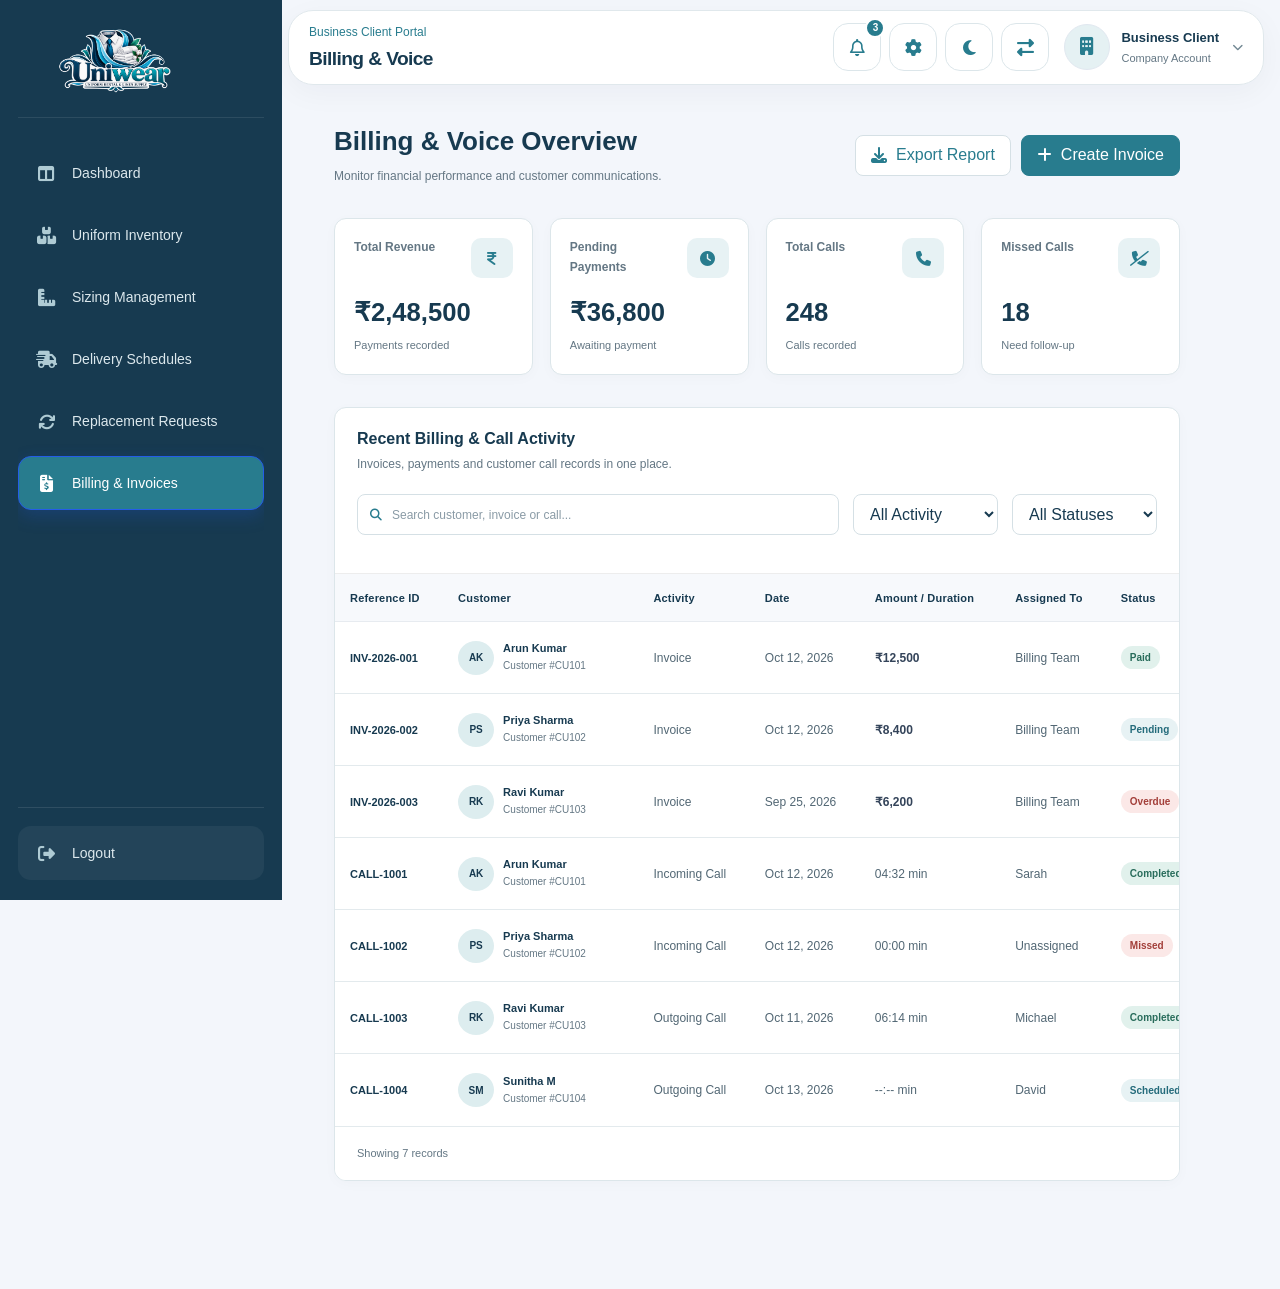
<file: billing.html>
<!DOCTYPE html>
<html lang="en" dir="ltr" data-theme="light">

<head>
    <meta charset="UTF-8">
    <meta name="viewport" content="width=device-width, initial-scale=1.0">

    <title>Uniwear | Business Dashboard</title>
    <!-- Favicon -->

  <link rel="icon" type="image/png" href="images/logo.png">


    <!-- Font Awesome -->
    <link rel="stylesheet"
          href="https://cdnjs.cloudflare.com/ajax/libs/font-awesome/6.5.2/css/all.min.css">

    <!-- Dashboard Stylesheets -->
    <link rel="stylesheet" href="css/dashboard.css">
    <link rel="stylesheet" href="css/dash-res.css">
</head>

<body>

<div class="uw-dashboard-layout" id="uwDashboardLayout">

    <!-- Sidebar Overlay -->
    <div class="uw-sidebar-overlay" id="uwSidebarOverlay"></div>

    <!-- =====================================
         SIDEBAR
    ====================================== -->
    <aside class="uw-sidebar" id="uwSidebar">

        <!-- Sidebar Brand -->
<div class="uw-sidebar-brand">

    <a href="index.html"
       class="uw-brand-logo"
       aria-label="Uniwear Home">

        <img src="images/logo.png"
             alt="Uniwear Logo"
             class="uw-brand-image">

    </a>

    <!-- Mobile / Tablet Close Button -->
    <button class="uw-sidebar-close"
            id="uwSidebarClose"
            type="button"
            aria-label="Close sidebar">
        <i class="fa-solid fa-xmark"></i>
    </button>

</div>

        <!-- Sidebar Navigation -->
        <nav class="uw-sidebar-nav" aria-label="Dashboard navigation">

            <a href="dashboard.html"
               class="uw-sidebar-link"
               aria-current="page">

                <i class="fa-solid fa-table-columns"></i>
                <span>Dashboard</span>

            </a>

            <a href="inventory.html" class="uw-sidebar-link">
                <i class="fa-solid fa-boxes-stacked"></i>
                <span>Uniform Inventory</span>
            </a>

            <a href="sizing.html" class="uw-sidebar-link">
                <i class="fa-solid fa-ruler-combined"></i>
                <span>Sizing Management</span>
            </a>

            <a href="deliveries.html" class="uw-sidebar-link">
                <i class="fa-solid fa-truck-fast"></i>
                <span>Delivery Schedules</span>
            </a>

            <a href="replacements.html" class="uw-sidebar-link">
                <i class="fa-solid fa-arrows-rotate"></i>
                <span>Replacement Requests</span>
            </a>

            <a href="billing.html" class="uw-sidebar-link active">
                <i class="fa-solid fa-file-invoice-dollar"></i>
                <span>Billing &amp; Invoices</span>
            </a>

        </nav>


        <!-- Sidebar Bottom -->
        <div class="uw-sidebar-bottom">

            <a href="login.html" class="uw-sidebar-link uw-logout-link">
                <i class="fa-solid fa-right-from-bracket"></i>
                <span>Logout</span>
            </a>

        </div>

    </aside>


    <!-- =====================================
         MAIN AREA
    ====================================== -->
    <div class="uw-main-area">

        <!-- =================================
             TOPBAR
        ================================== -->
        <header class="uw-topbar">

            <!-- Left: Hamburger and Page Heading -->
            <div class="uw-topbar-left">

                <button class="uw-menu-toggle"
                        id="uwMenuToggle"
                        type="button"
                        aria-label="Open navigation menu"
                        aria-controls="uwSidebar"
                        aria-expanded="false">

                    <i class="fa-solid fa-bars"></i>

                </button>

                <div class="uw-page-heading">

                    <p class="uw-topbar-greeting">
                        Business Client Portal
                    </p>

                    <h1>Billing & Voice</h1>

                </div>

            </div>


            <!-- Right: Topbar Actions -->
            <div class="uw-topbar-actions">

                <!-- Notifications -->
                <button class="uw-topbar-icon-btn uw-notification-btn"
                        id="uwNotificationsBtn"
                        type="button"
                        aria-label="Notifications">

                    <i class="fa-regular fa-bell"></i>
                    <span class="uw-notification-count">3</span>

                </button>


                <!-- Settings -->
                <button class="uw-topbar-icon-btn"
                        id="uwSettingsBtn"
                        type="button"
                        aria-label="Settings">

                    <i class="fa-solid fa-gear"></i>

                </button>


                <!-- Dark Mode -->
                <button class="uw-topbar-icon-btn"
                        id="uwDarkModeToggle"
                        type="button"
                        aria-label="Toggle dark mode"
                        aria-pressed="false">

                    <i class="fa-solid fa-moon"></i>

                </button>


                <!-- RTL Toggle -->
                <button class="uw-topbar-icon-btn"
                        id="uwRtlToggle"
                        type="button"
                        aria-label="Toggle right-to-left layout"
                        aria-pressed="false">

                    <i class="fa-solid fa-right-left"></i>

                </button>


                <!-- Business Profile -->
                <button class="uw-profile-btn"
                        id="uwProfileBtn"
                        type="button"
                        aria-label="Business profile">

                    <span class="uw-profile-avatar">
                        <i class="fa-solid fa-building"></i>
                    </span>

                    <span class="uw-profile-info">
                        <strong>Business Client</strong>
                        <small>Company Account</small>
                    </span>

                    <i class="fa-solid fa-chevron-down uw-profile-chevron"></i>

                </button>

            </div>

        </header>


        <!-- =====================================
             DASHBOARD CONTENT
        ====================================== -->
        
<main class="uw-dashboard-content" id="uwDashboardContent">



        <!-- COMBINED CONTENT -->
        <section class="uw-dashboard-content billing-content">

            <!-- PAGE HEADING AND ACTIONS -->
            <div class="billing-page-header">
                <div>
                    <h2>Billing &amp; Voice Overview</h2>
                    <p>Monitor financial performance and customer communications.</p>
                </div>

                <div class="billing-header-actions">
                    <button class="billing-btn billing-btn-outline"
                            id="billingExportBtn" type="button">
                        <i class="fa-solid fa-download"></i>
                        Export Report
                    </button>

                    <button class="billing-btn billing-btn-primary"
                            id="billingCreateInvoiceBtn" type="button">
                        <i class="fa-solid fa-plus"></i>
                        Create Invoice
                    </button>
                </div>
            </div>

            <!-- COMBINED SUMMARY CARDS -->
            <div class="billing-stats-grid">

                <article class="billing-stat-card">
                    <div class="billing-stat-top">
                        <span>Total Revenue</span>
                        <span class="billing-stat-icon revenue-icon">
                            <i class="fa-solid fa-indian-rupee-sign"></i>
                        </span>
                    </div>
                    <h3>₹2,48,500</h3>
                    <p class="billing-stat-note">Payments recorded</p>
                </article>

                <article class="billing-stat-card">
                    <div class="billing-stat-top">
                        <span>Pending Payments</span>
                        <span class="billing-stat-icon pending-icon">
                            <i class="fa-solid fa-clock"></i>
                        </span>
                    </div>
                    <h3>₹36,800</h3>
                    <p class="billing-stat-note">Awaiting payment</p>
                </article>

                <article class="billing-stat-card">
                    <div class="billing-stat-top">
                        <span>Total Calls</span>
                        <span class="billing-stat-icon calls-icon">
                            <i class="fa-solid fa-phone"></i>
                        </span>
                    </div>
                    <h3>248</h3>
                    <p class="billing-stat-note">Calls recorded</p>
                </article>

                <article class="billing-stat-card">
                    <div class="billing-stat-top">
                        <span>Missed Calls</span>
                        <span class="billing-stat-icon overdue-icon">
                            <i class="fa-solid fa-phone-slash"></i>
                        </span>
                    </div>
                    <h3>18</h3>
                    <p class="billing-stat-note">Need follow-up</p>
                </article>

            </div>

            <!-- ONE COMBINED ACTIVITY PANEL -->
            <section class="billing-panel billing-invoices-panel">

                <div class="billing-panel-heading">
                    <div>
                        <h3>Recent Billing &amp; Call Activity</h3>
                        <p>Invoices, payments and customer call records in one place.</p>
                    </div>
                </div>

                <!-- FILTERS -->
                <div class="billing-toolbar">
                    <label class="billing-search">
                        <i class="fa-solid fa-magnifying-glass"></i>
                        <input type="search" id="combinedSearchInput"
                               placeholder="Search customer, invoice or call..."
                               aria-label="Search billing and call activity">
                    </label>

                    <select class="billing-filter" id="combinedTypeFilter"
                            aria-label="Filter activity type">
                        <option value="all">All Activity</option>
                        <option value="invoice">Invoices</option>
                        <option value="call">Voice Calls</option>
                    </select>

                    <select class="billing-filter" id="combinedStatusFilter"
                            aria-label="Filter activity status">
                        <option value="all">All Statuses</option>
                        <option value="paid">Paid</option>
                        <option value="pending">Pending</option>
                        <option value="overdue">Overdue</option>
                        <option value="completed">Completed</option>
                        <option value="missed">Missed</option>
                        <option value="scheduled">Scheduled</option>
                    </select>
                </div>

                <!-- SINGLE COMBINED TABLE -->
                <div class="billing-table-scroll">
                    <table class="billing-table">
                        <thead>
                            <tr>
                                <th>Reference ID</th>
                                <th>Customer</th>
                                <th>Activity</th>
                                <th>Date</th>
                                <th>Amount / Duration</th>
                                <th>Assigned To</th>
                                <th>Status</th>
                                <th>Action</th>
                            </tr>
                        </thead>

                        <tbody id="combinedActivityBody">

                            <!-- INVOICE -->
                            <tr data-type="invoice" data-status="paid">
                                <td><strong>INV-2026-001</strong></td>
                                <td>
                                    <div class="billing-customer-cell">
                                        <span class="billing-customer-avatar">AK</span>
                                        <span>
                                            <strong>Arun Kumar</strong>
                                            <small>Customer #CU101</small>
                                        </span>
                                    </div>
                                </td>
                                <td>Invoice</td>
                                <td>Oct 12, 2026</td>
                                <td class="billing-amount">₹12,500</td>
                                <td>Billing Team</td>
                                <td><span class="billing-status paid">Paid</span></td>
                                <td>
                                    <button class="billing-action-btn"
                                            data-activity-action="view"
                                            data-reference="INV-2026-001"
                                            aria-label="View invoice">
                                        <i class="fa-regular fa-eye"></i>
                                    </button>
                                </td>
                            </tr>

                            <!-- INVOICE -->
                            <tr data-type="invoice" data-status="pending">
                                <td><strong>INV-2026-002</strong></td>
                                <td>
                                    <div class="billing-customer-cell">
                                        <span class="billing-customer-avatar">PS</span>
                                        <span>
                                            <strong>Priya Sharma</strong>
                                            <small>Customer #CU102</small>
                                        </span>
                                    </div>
                                </td>
                                <td>Invoice</td>
                                <td>Oct 12, 2026</td>
                                <td class="billing-amount">₹8,400</td>
                                <td>Billing Team</td>
                                <td><span class="billing-status pending">Pending</span></td>
                                <td>
                                    <button class="billing-action-btn"
                                            data-activity-action="view"
                                            data-reference="INV-2026-002"
                                            aria-label="View invoice">
                                        <i class="fa-regular fa-eye"></i>
                                    </button>
                                </td>
                            </tr>

                            <!-- INVOICE -->
                            <tr data-type="invoice" data-status="overdue">
                                <td><strong>INV-2026-003</strong></td>
                                <td>
                                    <div class="billing-customer-cell">
                                        <span class="billing-customer-avatar">RK</span>
                                        <span>
                                            <strong>Ravi Kumar</strong>
                                            <small>Customer #CU103</small>
                                        </span>
                                    </div>
                                </td>
                                <td>Invoice</td>
                                <td>Sep 25, 2026</td>
                                <td class="billing-amount">₹6,200</td>
                                <td>Billing Team</td>
                                <td><span class="billing-status overdue">Overdue</span></td>
                                <td>
                                    <button class="billing-action-btn"
                                            data-activity-action="remind"
                                            data-reference="INV-2026-003"
                                            aria-label="Remind customer">
                                        <i class="fa-regular fa-bell"></i>
                                    </button>
                                </td>
                            </tr>

                            <!-- VOICE CALL -->
                            <tr data-type="call" data-status="completed">
                                <td><strong>CALL-1001</strong></td>
                                <td>
                                    <div class="billing-customer-cell">
                                        <span class="billing-customer-avatar">AK</span>
                                        <span>
                                            <strong>Arun Kumar</strong>
                                            <small>Customer #CU101</small>
                                        </span>
                                    </div>
                                </td>
                                <td>Incoming Call</td>
                                <td>Oct 12, 2026</td>
                                <td>04:32 min</td>
                                <td>Sarah</td>
                                <td><span class="billing-status paid">Completed</span></td>
                                <td>
                                    <button class="billing-action-btn"
                                            data-activity-action="view"
                                            data-reference="CALL-1001"
                                            aria-label="View call">
                                        <i class="fa-regular fa-eye"></i>
                                    </button>
                                </td>
                            </tr>

                            <!-- MISSED CALL -->
                            <tr data-type="call" data-status="missed">
                                <td><strong>CALL-1002</strong></td>
                                <td>
                                    <div class="billing-customer-cell">
                                        <span class="billing-customer-avatar">PS</span>
                                        <span>
                                            <strong>Priya Sharma</strong>
                                            <small>Customer #CU102</small>
                                        </span>
                                    </div>
                                </td>
                                <td>Incoming Call</td>
                                <td>Oct 12, 2026</td>
                                <td>00:00 min</td>
                                <td>Unassigned</td>
                                <td><span class="billing-status overdue">Missed</span></td>
                                <td>
                                    <button class="billing-action-btn"
                                            data-activity-action="followup"
                                            data-reference="CALL-1002"
                                            aria-label="Follow up missed call">
                                        <i class="fa-solid fa-phone"></i>
                                    </button>
                                </td>
                            </tr>

                            <!-- VOICE CALL -->
                            <tr data-type="call" data-status="completed">
                                <td><strong>CALL-1003</strong></td>
                                <td>
                                    <div class="billing-customer-cell">
                                        <span class="billing-customer-avatar">RK</span>
                                        <span>
                                            <strong>Ravi Kumar</strong>
                                            <small>Customer #CU103</small>
                                        </span>
                                    </div>
                                </td>
                                <td>Outgoing Call</td>
                                <td>Oct 11, 2026</td>
                                <td>06:14 min</td>
                                <td>Michael</td>
                                <td><span class="billing-status paid">Completed</span></td>
                                <td>
                                    <button class="billing-action-btn"
                                            data-activity-action="view"
                                            data-reference="CALL-1003"
                                            aria-label="View call">
                                        <i class="fa-regular fa-eye"></i>
                                    </button>
                                </td>
                            </tr>

                            <!-- SCHEDULED CALL -->
                            <tr data-type="call" data-status="scheduled">
                                <td><strong>CALL-1004</strong></td>
                                <td>
                                    <div class="billing-customer-cell">
                                        <span class="billing-customer-avatar">SM</span>
                                        <span>
                                            <strong>Sunitha M</strong>
                                            <small>Customer #CU104</small>
                                        </span>
                                    </div>
                                </td>
                                <td>Outgoing Call</td>
                                <td>Oct 13, 2026</td>
                                <td>--:-- min</td>
                                <td>David</td>
                                <td><span class="billing-status pending">Scheduled</span></td>
                                <td>
                                    <button class="billing-action-btn"
                                            data-activity-action="view"
                                            data-reference="CALL-1004"
                                            aria-label="View scheduled call">
                                        <i class="fa-regular fa-eye"></i>
                                    </button>
                                </td>
                            </tr>

                        </tbody>
                    </table>
                </div>

                <div class="billing-empty-state" id="combinedEmptyState" hidden>
                    <i class="fa-regular fa-folder-open"></i>
                    <h4>No activity found</h4>
                    <p>Try changing your search or filters.</p>
                </div>

                <div class="billing-table-footer">
                    <span id="combinedResultsCount">Showing 7 records</span>
                </div>
            </section>

        </section>
    </main>
</div>

<!-- CREATE INVOICE MODAL -->
<div class="billing-modal" id="billingInvoiceModal" aria-hidden="true">
    <div class="billing-modal-backdrop" data-billing-close-modal></div>

    <div class="billing-modal-dialog" role="dialog"
         aria-modal="true" aria-labelledby="billingModalTitle">

        <div class="billing-modal-header">
            <div>
                <h3 id="billingModalTitle">Create Invoice</h3>
                <p>Enter the customer and invoice details.</p>
            </div>

            <button class="billing-modal-close" type="button"
                    data-billing-close-modal aria-label="Close">
                <i class="fa-solid fa-xmark"></i>
            </button>
        </div>

        <form id="billingInvoiceForm">
            <div class="billing-form-grid">
                <div class="billing-form-group">
                    <label for="billingCustomerName">Customer Name</label>
                    <input type="text" id="billingCustomerName"
                           name="customerName" required>
                </div>

                <div class="billing-form-group">
                    <label for="billingInvoiceAmount">Amount (₹)</label>
                    <input type="number" id="billingInvoiceAmount"
                           name="amount" min="1" step="0.01" required>
                </div>

                <div class="billing-form-group">
                    <label for="billingIssueDate">Issue Date</label>
                    <input type="date" id="billingIssueDate"
                           name="issueDate" required>
                </div>

                <div class="billing-form-group">
                    <label for="billingDueDate">Due Date</label>
                    <input type="date" id="billingDueDate"
                           name="dueDate" required>
                </div>
            </div>

            <div class="billing-modal-actions">
                <button type="button" class="billing-btn billing-btn-outline"
                        data-billing-close-modal>Cancel</button>
                <button type="submit" class="billing-btn billing-btn-primary">
                    Save Invoice
                </button>
            </div>
        </form>
    </div>
</div>

<div class="billing-toast" id="billingToast"
     role="status" aria-live="polite"></div>

<!-- Logout Confirmation Modal -->
<div class="logout-modal-overlay" id="logoutModal" aria-hidden="true">
    <div
        class="logout-modal"
        role="dialog"
        aria-modal="true"
        aria-labelledby="logoutModalTitle"
    >
        <div class="logout-modal-icon">
            <i class="fa-solid fa-right-from-bracket"></i>
        </div>

        <h2 id="logoutModalTitle">
            Are you sure you want to logout?
        </h2>

        <p class="logout-modal-description">
            You will be redirected to the login page.
        </p>

        <div class="logout-modal-actions">
            <button type="button" class="logout-btn-yes" id="confirmLogout">
                Yes
            </button>

            <button type="button" class="logout-btn-no" id="cancelLogout">
                No
            </button>
        </div>
    </div>
</div>

<script src="js/dashboard.js"></script>
<script src="js/theme-controls.js"></script>

</body>
</html>
</file>
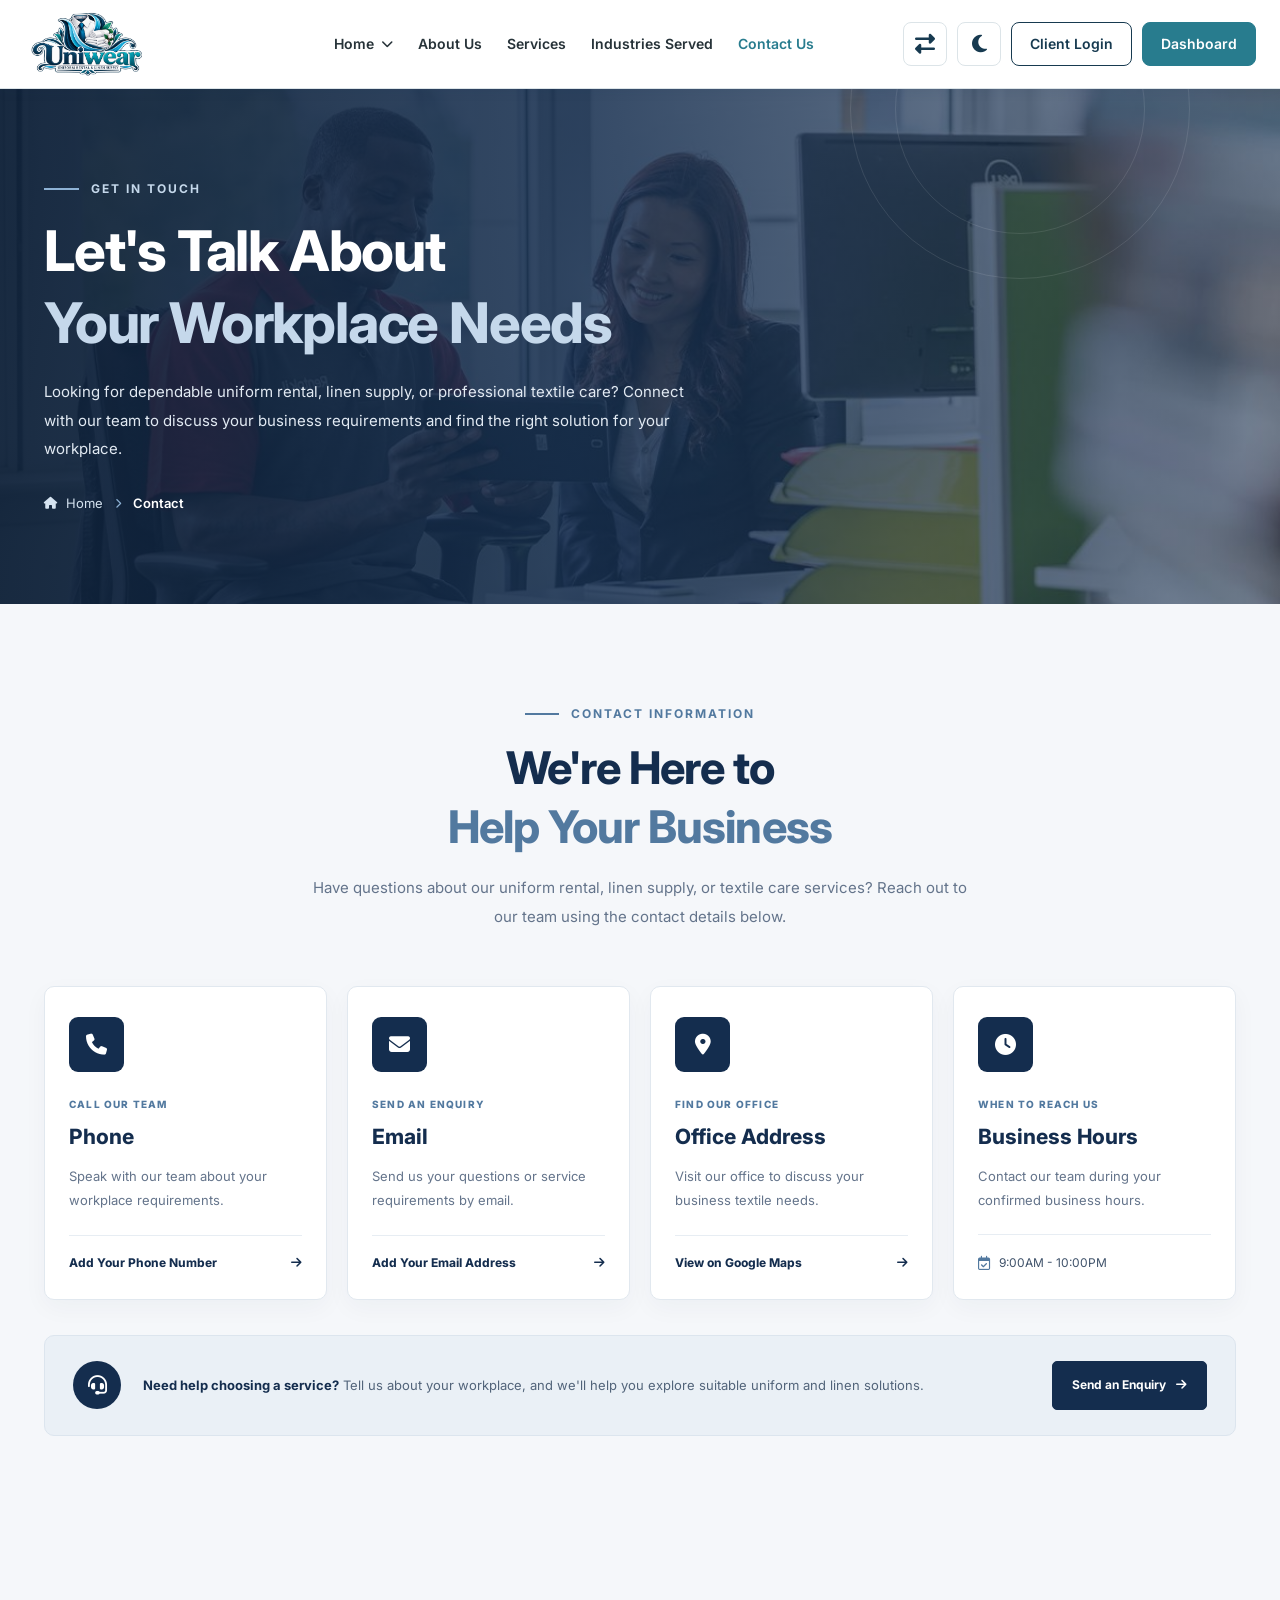
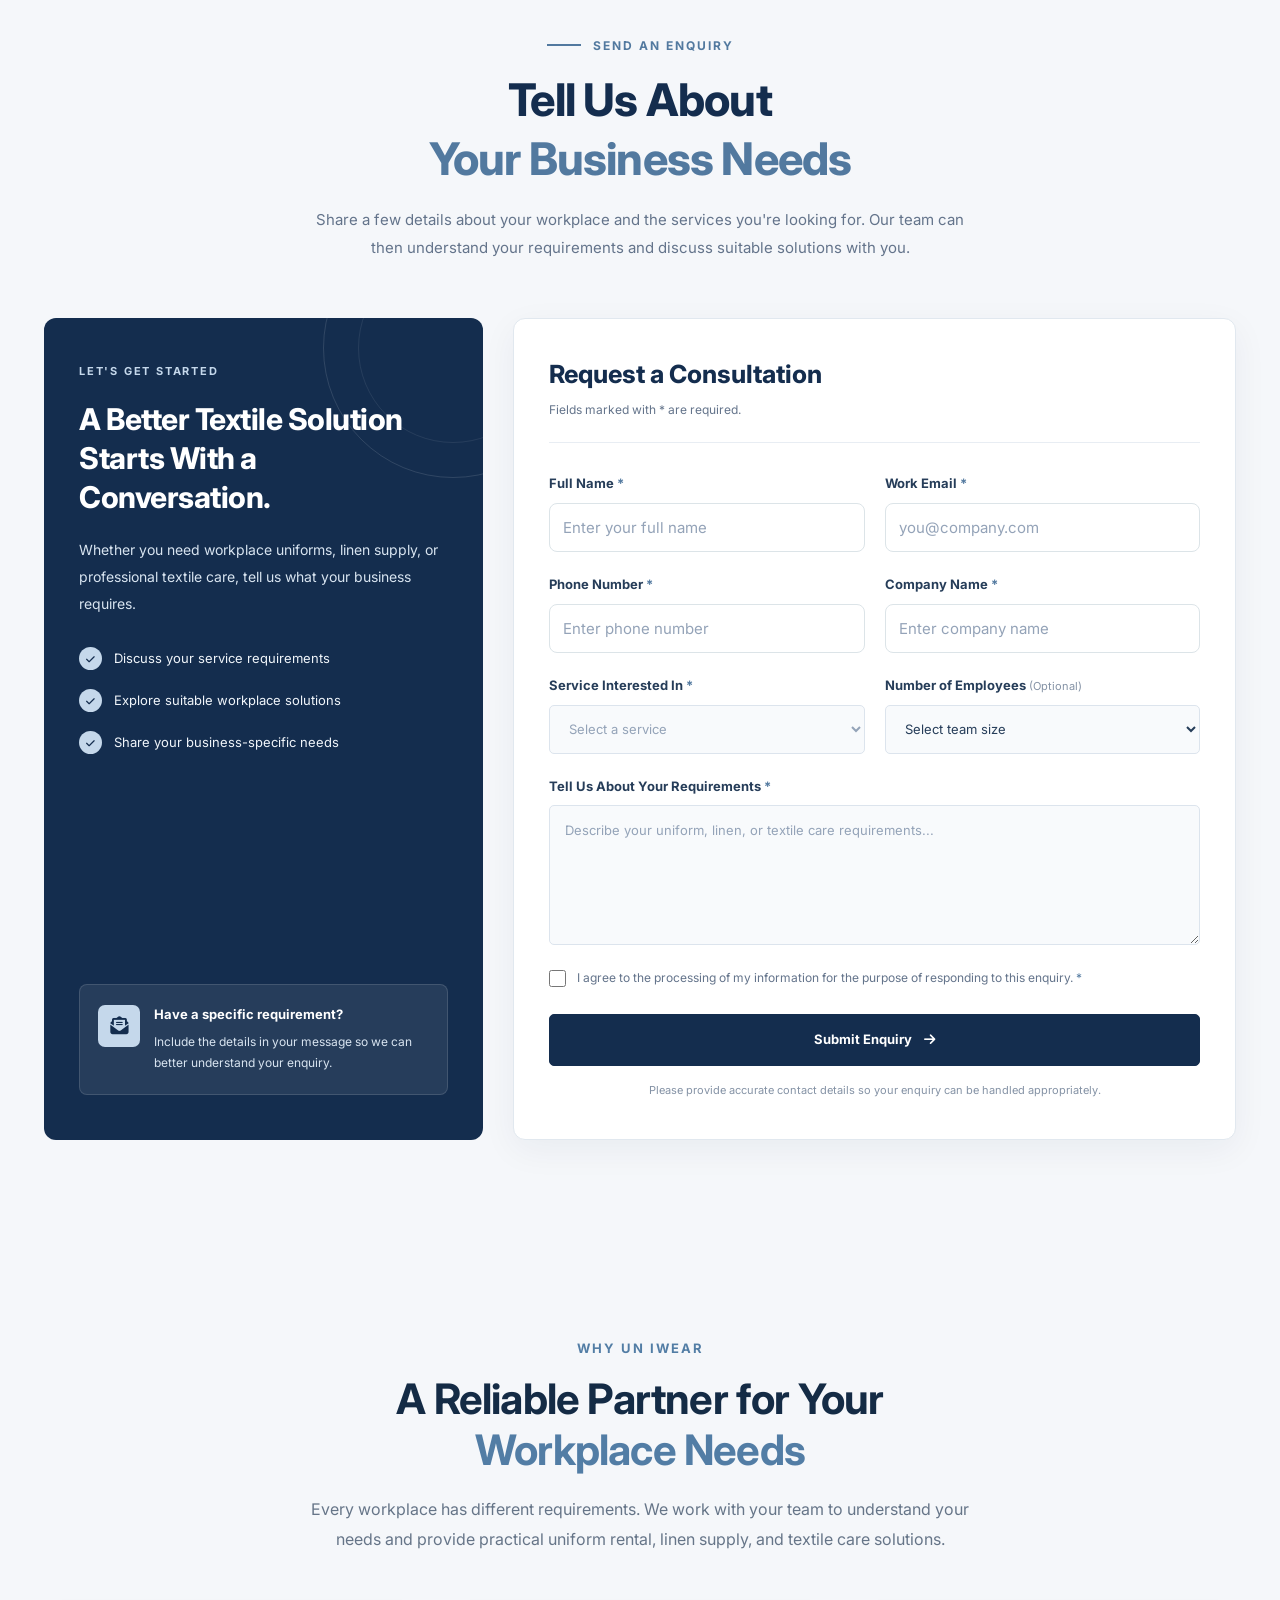
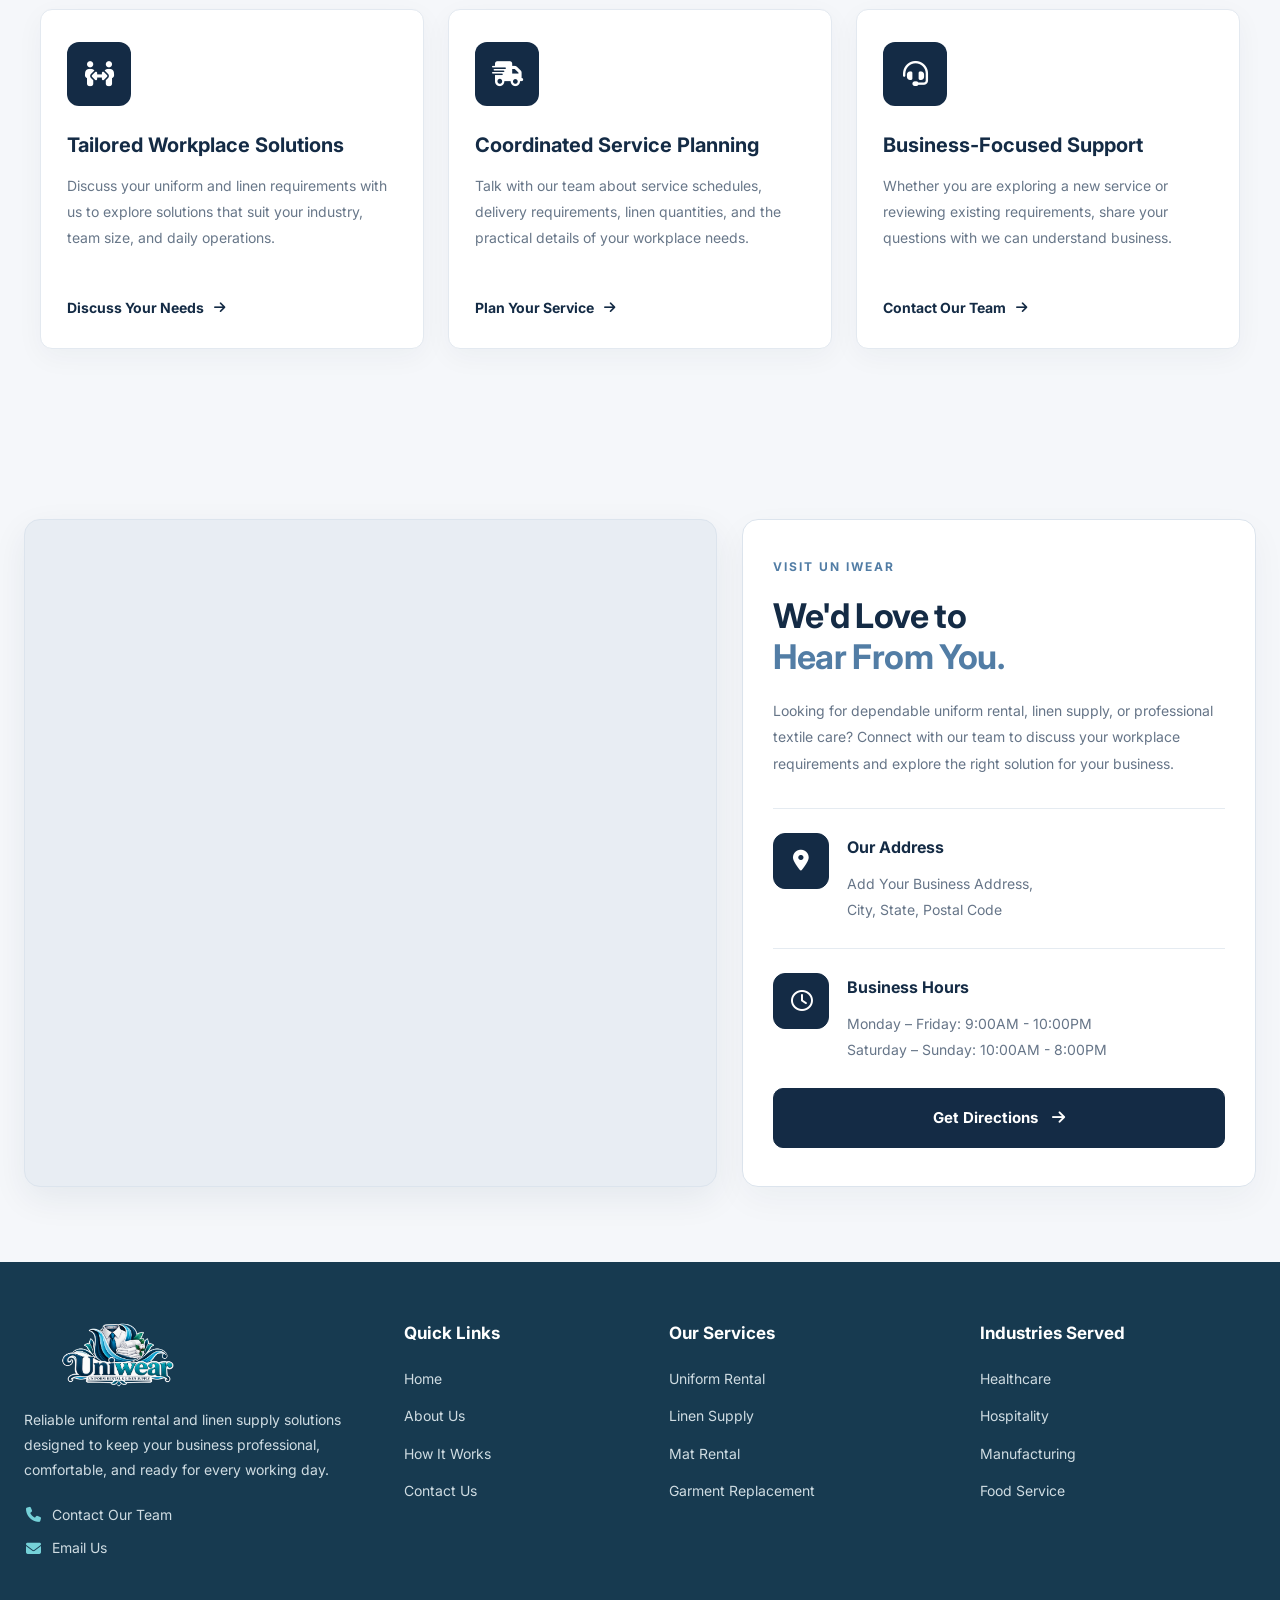
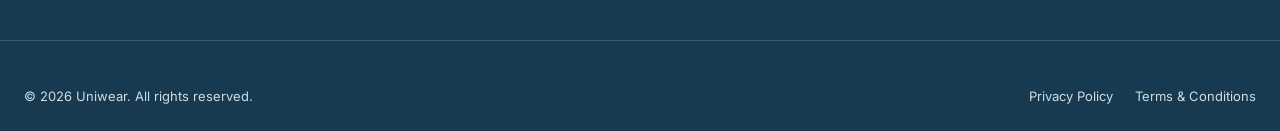
<file: contact.html>
<!DOCTYPE html>
<html lang="en" dir="ltr" data-theme="light">

<head>
  <meta charset="UTF-8">
  <meta name="viewport" content="width=device-width, initial-scale=1.0">
  <meta name="theme-color" content="#173A50">

  <title>Uniwear | Uniform Rental &amp; Linen Supply</title>
  <!-- Favicon -->

  <link rel="icon" type="image/png" href="images/logo.png">


  <!-- Google Fonts -->
  <link rel="preconnect" href="https://fonts.googleapis.com">
  <link rel="preconnect" href="https://fonts.gstatic.com" crossorigin>
  <link
    href="https://fonts.googleapis.com/css2?family=Inter:wght@400;500;600;700;800&display=swap"
    rel="stylesheet"
  >

  <!-- Font Awesome for RTL and Dark Mode Icons -->
  <link
    rel="stylesheet"
    href="https://cdnjs.cloudflare.com/ajax/libs/font-awesome/6.7.2/css/all.min.css"
  >

  <!-- Stylesheets -->
  <link rel="stylesheet" href="css/style.css">
  <link rel="stylesheet" href="css/responsive.css">
</head>

<body>

  <!-- ================= HEADER ================= -->
  <header class="site-header" id="siteHeader">

    <div class="header-container">

      <!-- LOGO -->
      <a href="index.html" class="site-logo" aria-label="Uniwear Home">

        <img
          src="images/logo.png"
          alt="Uniwear Uniform Rental and Linen Supply Company"
          class="logo-image logo-light"
        >

        <img
          src="images/logo.png"
          alt=""
          aria-hidden="true"
          class="logo-image logo-dark"
        >

      </a>


      <!-- HAMBURGER MENU -->
      <button
        type="button"
        class="menu-toggle"
        id="menuToggle"
        aria-label="Open navigation menu"
        aria-controls="mainNavigation"
        aria-expanded="false"
      >
        <span></span>
        <span></span>
        <span></span>
      </button>


      <!-- MAIN NAVIGATION -->
      <nav
        class="main-navigation"
        id="mainNavigation"
        aria-label="Main navigation"
      >

        <!-- CENTER NAVIGATION LINKS -->
        <ul class="nav-list">

          <!-- HOME DROPDOWN -->
          <li class="nav-item home-item">

            <button
              type="button"
              class="home-dropdown-toggle"
              id="homeDropdownToggle"
              aria-expanded="false"
              aria-controls="homeDropdown"
            >
              <span>Home</span>

              <i
                class="fa-solid fa-chevron-down dropdown-arrow"
                aria-hidden="true"
              ></i>
            </button>

            <ul class="home-dropdown" id="homeDropdown">

              <li>
                <a href="index.html">Home 1</a>
              </li>

              <li>
                <a href="home-2.html">Home 2</a>
              </li>

            </ul>

          </li>


          <!-- OTHER NAVIGATION LINKS -->
          <li class="nav-item">
            <a href="about.html">About Us</a>
          </li>

          <li class="nav-item">
            <a href="services.html">Services</a>
          </li>

          <li class="nav-item">
            <a href="industries.html">Industries Served</a>
          </li>

          

          <li class="nav-item">
            <a href="contact.html">Contact Us</a>
          </li>

        </ul>


        <!-- RIGHT-SIDE ACTIONS -->
        <div class="nav-actions">

          <!-- RTL BUTTON -->
          <button
            type="button"
            class="header-control-btn rtl-toggle"
            id="rtlToggle"
            aria-label="Switch to RTL mode"
            aria-pressed="false"
            title="RTL Mode"
          >
            <i
              class="fa-solid fa-right-left"
              aria-hidden="true"
            ></i>
          </button>


          <!-- DARK MODE BUTTON -->
          <button
            type="button"
            class="header-control-btn dark-mode-toggle"
            id="darkModeToggle"
            aria-label="Enable dark mode"
            aria-pressed="false"
            title="Dark Mode"
          >
            <i
              class="fa-solid fa-moon"
              aria-hidden="true"
            ></i>
          </button>


          <!-- CLIENT LOGIN -->
          <a href="login.html" class="login-btn">
            Client Login
          </a>


          <!-- DASHBOARD -->
          <a href="dashboard.html" class="dashboard-btn">
            Dashboard
          </a>

        </div>

      </nav>

    </div>

  </header>
  <!-- ================= END HEADER ================= -->


  <!-- ================= MAIN CONTENT ================= -->
  <main id="mainContent">
<!-- =====================================================
     CONTACT SECTION 1: HERO
====================================================== -->

<section class="contact-hero" id="contactHero">

    <!-- BACKGROUND IMAGE -->
    <div class="contact-hero-background">
        <img
            src="images/contact-hero.jpg"
            alt="Professional workplace uniforms and textile supplies"
            class="contact-hero-image"
        >
    </div>

    <!-- NAVY OVERLAY -->
    <div class="contact-hero-overlay"></div>

    <!-- HERO CONTENT -->
    <div class="contact-hero-container">

        <div class="contact-hero-content">

            <!-- EYEBROW -->
            <div class="contact-hero-eyebrow">
                <span class="contact-hero-eyebrow-line"></span>
                GET IN TOUCH
            </div>

            <!-- HEADING -->
            <h1 class="contact-hero-title">
                Let's Talk About
                <span>Your Workplace Needs</span>
            </h1>

            <!-- DESCRIPTION -->
            <p class="contact-hero-description">
                Looking for dependable uniform rental, linen supply,
                or professional textile care? Connect with our team
                to discuss your business requirements and find the
                right solution for your workplace.
            </p>

            <!-- BREADCRUMB -->
            <nav class="contact-hero-breadcrumb" aria-label="Breadcrumb">

                <a href="index.html">
                    <i class="fa-solid fa-house"></i>
                    Home
                </a>

                <i class="fa-solid fa-chevron-right contact-hero-breadcrumb-separator"></i>

                <span aria-current="page">Contact</span>

            </nav>

        </div>

    </div>

    <!-- DECORATIVE ELEMENTS -->
    <div
        class="contact-hero-decoration contact-hero-decoration-one"
        aria-hidden="true">
    </div>

    <div
        class="contact-hero-decoration contact-hero-decoration-two"
        aria-hidden="true">
    </div>

</section>
<!-- =====================================================
     CONTACT SECTION 2: CONTACT INFORMATION
====================================================== -->

<section class="contact-info" id="contactInformation">

    <div class="contact-info-container">

        <!-- SECTION HEADER -->
        <div class="contact-info-header">

            <div class="contact-info-eyebrow">
                <span class="contact-info-eyebrow-line"></span>
                CONTACT INFORMATION
            </div>

            <h2 class="contact-info-title">
                We're Here to
                <span>Help Your Business</span>
            </h2>

            <p class="contact-info-description">
                Have questions about our uniform rental, linen supply,
                or textile care services? Reach out to our team using
                the contact details below.
            </p>

        </div>


        <!-- CONTACT CARDS -->
        <div class="contact-info-grid">

            <!-- PHONE CARD -->
            <article class="contact-info-card">

                <div class="contact-info-icon">
                    <i class="fa-solid fa-phone"></i>
                </div>

                <span class="contact-info-label">CALL OUR TEAM</span>

                <h3>Phone</h3>

                <p>
                    Speak with our team about your workplace requirements.
                </p>

                <a href="tel:+910000000000" class="contact-info-link">
                    Add Your Phone Number
                    <i class="fa-solid fa-arrow-right"></i>
                </a>

            </article>


            <!-- EMAIL CARD -->
            <article class="contact-info-card">

                <div class="contact-info-icon">
                    <i class="fa-solid fa-envelope"></i>
                </div>

                <span class="contact-info-label">SEND AN ENQUIRY</span>

                <h3>Email</h3>

                <p>
                    Send us your questions or service requirements by email.
                </p>

                <a href="mailto:info@yourcompany.com"
                   class="contact-info-link">
                    Add Your Email Address
                    <i class="fa-solid fa-arrow-right"></i>
                </a>

            </article>


            <!-- ADDRESS CARD -->
            <article class="contact-info-card">

                <div class="contact-info-icon">
                    <i class="fa-solid fa-location-dot"></i>
                </div>

                <span class="contact-info-label">FIND OUR OFFICE</span>

                <h3>Office Address</h3>

                <p>
                    Visit our office to discuss your business textile needs.
                </p>

                <a href="#contactMap" class="contact-info-link">
                    View on Google Maps
                    <i class="fa-solid fa-arrow-right"></i>
                </a>

            </article>


            <!-- BUSINESS HOURS CARD -->
            <article class="contact-info-card">

                <div class="contact-info-icon">
                    <i class="fa-solid fa-clock"></i>
                </div>

                <span class="contact-info-label">WHEN TO REACH US</span>

                <h3>Business Hours</h3>

                <p>
                    Contact our team during your confirmed business hours.
                </p>

                <div class="contact-info-hours">
                    <i class="fa-regular fa-calendar-check"></i>
                    <span>9:00AM - 10:00PM</span>
                </div>

            </article>

        </div>


        <!-- BOTTOM NOTE -->
        <div class="contact-info-bottom">

            <div class="contact-info-bottom-icon">
                <i class="fa-solid fa-headset"></i>
            </div>

            <p>
                <strong>Need help choosing a service?</strong>
                Tell us about your workplace, and we'll help you explore
                suitable uniform and linen solutions.
            </p>

            <a href="#contactForm" class="contact-info-bottom-link">
                Send an Enquiry
                <i class="fa-solid fa-arrow-right"></i>
            </a>

        </div>

    </div>

</section>
<!-- =====================================================
     CONTACT SECTION 3: CONTACT FORM
====================================================== -->

<section class="contact-form-section" id="contactForm">

    <div class="contact-form-container">

        <!-- SECTION HEADER -->
        <div class="contact-form-header">

            <div class="contact-form-eyebrow">
                <span class="contact-form-eyebrow-line"></span>
                SEND AN ENQUIRY
            </div>

            <h2 class="contact-form-title">
                Tell Us About
                <span>Your Business Needs</span>
            </h2>

            <p class="contact-form-description">
                Share a few details about your workplace and the services
                you're looking for. Our team can then understand your
                requirements and discuss suitable solutions with you.
            </p>

        </div>


        <!-- FORM LAYOUT -->
        <div class="contact-form-layout">

            <!-- LEFT: FORM INTRODUCTION -->
            <div class="contact-form-aside">

                <span class="contact-form-aside-label">
                    LET'S GET STARTED
                </span>

                <h3>
                    A Better Textile Solution
                    Starts With a Conversation.
                </h3>

                <p>
                    Whether you need workplace uniforms, linen supply,
                    or professional textile care, tell us what your
                    business requires.
                </p>

                <div class="contact-form-aside-points">

                    <div class="contact-form-aside-point">
                        <span class="contact-form-aside-point-icon">
                            <i class="fa-solid fa-check"></i>
                        </span>
                        <span>Discuss your service requirements</span>
                    </div>

                    <div class="contact-form-aside-point">
                        <span class="contact-form-aside-point-icon">
                            <i class="fa-solid fa-check"></i>
                        </span>
                        <span>Explore suitable workplace solutions</span>
                    </div>

                    <div class="contact-form-aside-point">
                        <span class="contact-form-aside-point-icon">
                            <i class="fa-solid fa-check"></i>
                        </span>
                        <span>Share your business-specific needs</span>
                    </div>

                </div>

                <div class="contact-form-aside-note">

                    <div class="contact-form-aside-note-icon">
                        <i class="fa-solid fa-envelope-open-text"></i>
                    </div>

                    <div>
                        <strong>Have a specific requirement?</strong>
                        <p>
                            Include the details in your message so we
                            can better understand your enquiry.
                        </p>
                    </div>

                </div>

            </div>


            <!-- RIGHT: ENQUIRY FORM -->
            <div class="contact-form-card">

                <div class="contact-form-card-header">
                    <h3>Request a Consultation</h3>
                    <p>Fields marked with * are required.</p>
                </div>

                <form
                    class="contact-enquiry-form"
                    id="contactEnquiryForm"
                    action="#"
                    method="post"
                >

                    <!-- NAME + EMAIL -->
                    <div class="contact-form-row">

                        <div class="contact-form-group">
                            <label for="contactFullName">
                                Full Name <span>*</span>
                            </label>

                            <input
                                type="text"
                                id="contactFullName"
                                name="full_name"
                                placeholder="Enter your full name"
                                autocomplete="name"
                                required
                            >
                        </div>

                        <div class="contact-form-group">
                            <label for="contactEmail">
                                Work Email <span>*</span>
                            </label>

                            <input
                                type="email"
                                id="contactEmail"
                                name="email"
                                placeholder="you@company.com"
                                autocomplete="email"
                                required
                            >
                        </div>

                    </div>


                    <!-- PHONE + COMPANY -->
                    <div class="contact-form-row">

                        <div class="contact-form-group">
                            <label for="contactPhone">
                                Phone Number <span>*</span>
                            </label>

                            <input
                                type="tel"
                                id="contactPhone"
                                name="phone"
                                placeholder="Enter phone number"
                                autocomplete="tel"
                                required
                            >
                        </div>

                        <div class="contact-form-group">
                            <label for="contactCompany">
                                Company Name <span>*</span>
                            </label>

                            <input
                                type="text"
                                id="contactCompany"
                                name="company"
                                placeholder="Enter company name"
                                autocomplete="organization"
                                required
                            >
                        </div>

                    </div>


                    <!-- SERVICE + EMPLOYEES -->
                    <div class="contact-form-row">

                        <div class="contact-form-group">
                            <label for="contactService">
                                Service Interested In <span>*</span>
                            </label>

                            <select
                                id="contactService"
                                name="service"
                                required
                            >
                                <option value="" disabled selected>
                                    Select a service
                                </option>

                                <option value="uniform-rental">
                                    Uniform Rental
                                </option>

                                <option value="linen-supply">
                                    Linen Supply
                                </option>

                                <option value="textile-care">
                                    Professional Textile Care
                                </option>

                                <option value="multiple-services">
                                    Multiple Services
                                </option>

                                <option value="other">
                                    Other Requirements
                                </option>
                            </select>
                        </div>

                        <div class="contact-form-group">
                            <label for="contactEmployees">
                                Number of Employees
                                <span class="contact-form-optional">
                                    (Optional)
                                </span>
                            </label>

                            <select
                                id="contactEmployees"
                                name="employee_count"
                            >
                                <option value="" selected>
                                    Select team size
                                </option>

                                <option value="1-25">1–25 employees</option>
                                <option value="26-100">26–100 employees</option>
                                <option value="101-250">101–250 employees</option>
                                <option value="251-500">251–500 employees</option>
                                <option value="500-plus">500+ employees</option>
                            </select>
                        </div>

                    </div>


                    <!-- MESSAGE -->
                    <div class="contact-form-group contact-form-message-group">

                        <label for="contactMessage">
                            Tell Us About Your Requirements <span>*</span>
                        </label>

                        <textarea
                            id="contactMessage"
                            name="message"
                            rows="5"
                            placeholder="Describe your uniform, linen, or textile care requirements..."
                            required
                        ></textarea>

                    </div>


                    <!-- PRIVACY CONSENT -->
                    <div class="contact-form-consent">

                        <input
                            type="checkbox"
                            id="contactPrivacy"
                            name="privacy_consent"
                            required
                        >

                        <label for="contactPrivacy">
                            I agree to the processing of my information
                            for the purpose of responding to this enquiry.
                            <span>*</span>
                        </label>

                    </div>


                    <!-- SUBMIT BUTTON -->
                    <button
                        type="submit"
                        class="contact-form-submit"
                    >
                        Submit Enquiry
                        <i class="fa-solid fa-arrow-right"></i>
                    </button>

                    <p class="contact-form-disclaimer">
                        Please provide accurate contact details so your
                        enquiry can be handled appropriately.
                    </p>

                </form>

            </div>

        </div>

    </div>

</section>
<!-- =====================================================
     CONTACT SECTION 4: WHY CONTACT UN IWEAR
====================================================== -->

<section class="contact-why-section" id="contactWhy">

    <div class="contact-why-container">

        <!-- SECTION HEADER -->
        <div class="contact-why-header">

            <span class="contact-why-eyebrow">
                WHY UN IWEAR
            </span>

            <h2 class="contact-why-title">
                A Reliable Partner for Your
                <span>Workplace Needs</span>
            </h2>

            <p class="contact-why-description">
                Every workplace has different requirements.
                We work with your team to understand your needs
                and provide practical uniform rental, linen supply,
                and textile care solutions.
            </p>

        </div>


        <!-- BENEFITS GRID -->
        <div class="contact-why-grid">

            <!-- CARD 1 -->
            <article class="contact-why-card">

                <div class="contact-why-icon">
                    <i class="fa-solid fa-people-arrows"
                       aria-hidden="true"></i>
                </div>

                
                <h3>Tailored Workplace Solutions</h3>

                <p>
                    Discuss your uniform and linen requirements
                    with us to explore solutions that suit your
                    industry, team size, and daily operations.
                </p>

                <a href="#contactForm" class="contact-why-link">
                    Discuss Your Needs
                    <i class="fa-solid fa-arrow-right"
                       aria-hidden="true"></i>
                </a>

            </article>


            <!-- CARD 2 -->
            <article class="contact-why-card">

                <div class="contact-why-icon">
                    <i class="fa-solid fa-truck-fast"
                       aria-hidden="true"></i>
                </div>

               
                <h3>Coordinated Service Planning</h3>

                <p>
                    Talk with our team about service schedules,
                    delivery requirements, linen quantities, and
                    the practical details of your workplace needs.
                </p>

                <a href="#contactForm" class="contact-why-link">
                    Plan Your Service
                    <i class="fa-solid fa-arrow-right"
                       aria-hidden="true"></i>
                </a>

            </article>


            <!-- CARD 3 -->
            <article class="contact-why-card">

                <div class="contact-why-icon">
                    <i class="fa-solid fa-headset"
                       aria-hidden="true"></i>
                </div>

                

                <h3>Business-Focused Support</h3>

                <p>
                    Whether you are exploring a new service or
                    reviewing existing requirements, share your
                    questions with we can understand business.
                </p>

                <a href="#contactForm" class="contact-why-link">
                    Contact Our Team
                    <i class="fa-solid fa-arrow-right"
                       aria-hidden="true"></i>
                </a>

            </article>

        </div>

    </div>

</section>
<!-- =====================================================
     CONTACT SECTION 5: LOCATION & GOOGLE MAP
====================================================== -->

<section class="contact-location-section" id="contactMap">

    <div class="contact-location-container">

        <!-- LEFT: GOOGLE MAP -->
        <div class="contact-location-map">

            <iframe
                src="https://maps.google.com/maps?q=Tiruppur%2C%20Tamil%20Nadu%2C%20India&t=&z=14&ie=UTF8&iwloc=&output=embed"
                title="Map showing Tiruppur, Tamil Nadu"
                loading="lazy"
                referrerpolicy="no-referrer-when-downgrade"
                allowfullscreen>
            </iframe>

        </div>


        <!-- RIGHT: LOCATION INFORMATION -->
        <div class="contact-location-content">

            <span class="contact-location-eyebrow">
                VISIT UN IWEAR
            </span>

            <h2 class="contact-location-title">
                We'd Love to
                <span>Hear From You.</span>
            </h2>

            <p class="contact-location-description">
                Looking for dependable uniform rental, linen supply,
                or professional textile care? Connect with our team
                to discuss your workplace requirements and explore
                the right solution for your business.
            </p>


            <!-- ADDRESS -->
            <div class="contact-location-detail">

                <div class="contact-location-icon">
                    <i class="fa-solid fa-location-dot"
                       aria-hidden="true"></i>
                </div>

                <div class="contact-location-detail-text">

                    <h3>Our Address</h3>

                    <p>
                        Add Your Business Address,<br>
                        City, State, Postal Code
                    </p>

                </div>

            </div>


            <!-- BUSINESS HOURS -->
            <div class="contact-location-detail">

                <div class="contact-location-icon">
                    <i class="fa-regular fa-clock"
                       aria-hidden="true"></i>
                </div>

                <div class="contact-location-detail-text">

                    <h3>Business Hours</h3>

                    <p>
                        Monday – Friday: 9:00AM - 10:00PM<br>
                        Saturday – Sunday: 10:00AM - 8:00PM
                    </p>

                </div>

            </div>


            <!-- DIRECTIONS BUTTON -->
            <a
                href="https://www.google.com/maps/search/?api=1&query=Tiruppur%2C%20Tamil%20Nadu%2C%20India"
                class="contact-location-directions"
                target="_blank"
                rel="noopener noreferrer">

                <span>Get Directions</span>

                <i class="fa-solid fa-arrow-right"
                   aria-hidden="true"></i>

            </a>

        </div>

    </div>

</section>
     </main>
<!-- ================= END MAIN CONTENT ================= -->
<!-- ================= FOOTER ================= -->
<footer class="site-footer" id="siteFooter">

  <div class="footer-container">

    <!-- Company Information -->
    <div class="footer-column footer-about">

      <a href="index.html" class="footer-logo">
        <img
          src="images/logo.png"
          alt="Uniwear Uniform Rental and Linen Supply"
          class="footer-logo-image"
        >
      </a>

      <p>
        Reliable uniform rental and linen supply solutions
        designed to keep your business professional,
        comfortable, and ready for every working day.
      </p>

      <div class="footer-contact">
        <p>
          <i class="fa-solid fa-phone" aria-hidden="true"></i>
          <a href="tel:+10000000000">Contact Our Team</a>
        </p>

        <p>
          <i class="fa-solid fa-envelope" aria-hidden="true"></i>
          <a href="mailto:info@yourcompany.com">
            Email Us
          </a>
        </p>
      </div>

    </div>


    <!-- Quick Links -->
    <div class="footer-column">

      <h3>Quick Links</h3>

      <ul class="footer-links">
        <li><a href="index.html">Home</a></li>
        <li><a href="about.html">About Us</a></li>
        <li><a href="how-it-works.html">How It Works</a></li>
        <li><a href="contact.html">Contact Us</a></li>
      </ul>

    </div>


    <!-- Our Services -->
    <div class="footer-column">

      <h3>Our Services</h3>

      <ul class="footer-links">
        <li><a href="services.html">Uniform Rental</a></li>
        <li><a href="services.html">Linen Supply</a></li>
        <li><a href="services.html">Mat Rental</a></li>
        <li><a href="services.html">Garment Replacement</a></li>
      </ul>

    </div>


    <!-- Industries -->
    <div class="footer-column">

      <h3>Industries Served</h3>

      <ul class="footer-links">
        <li><a href="industries.html">Healthcare</a></li>
        <li><a href="industries.html">Hospitality</a></li>
        <li><a href="industries.html">Manufacturing</a></li>
        <li><a href="industries.html">Food Service</a></li>
      </ul>

    </div>

  </div>


  <!-- Footer Bottom -->
  <div class="footer-bottom">

    <div class="footer-bottom-container">

      <p>
        &copy; <span id="currentYear"></span>
        Uniwear. All rights reserved.
      </p>

      <div class="footer-legal-links">
        <a href="privacy-policy.html">Privacy Policy</a>
        <a href="terms.html">Terms &amp; Conditions</a>
      </div>

    </div>

  </div>

</footer>
<!-- ================= END FOOTER ================= -->
<!-- JAVASCRIPT -->
  <script src="js/script.js"></script>
  <script src="js/theme-controls.js"></script>
</body>
</html>
</file>
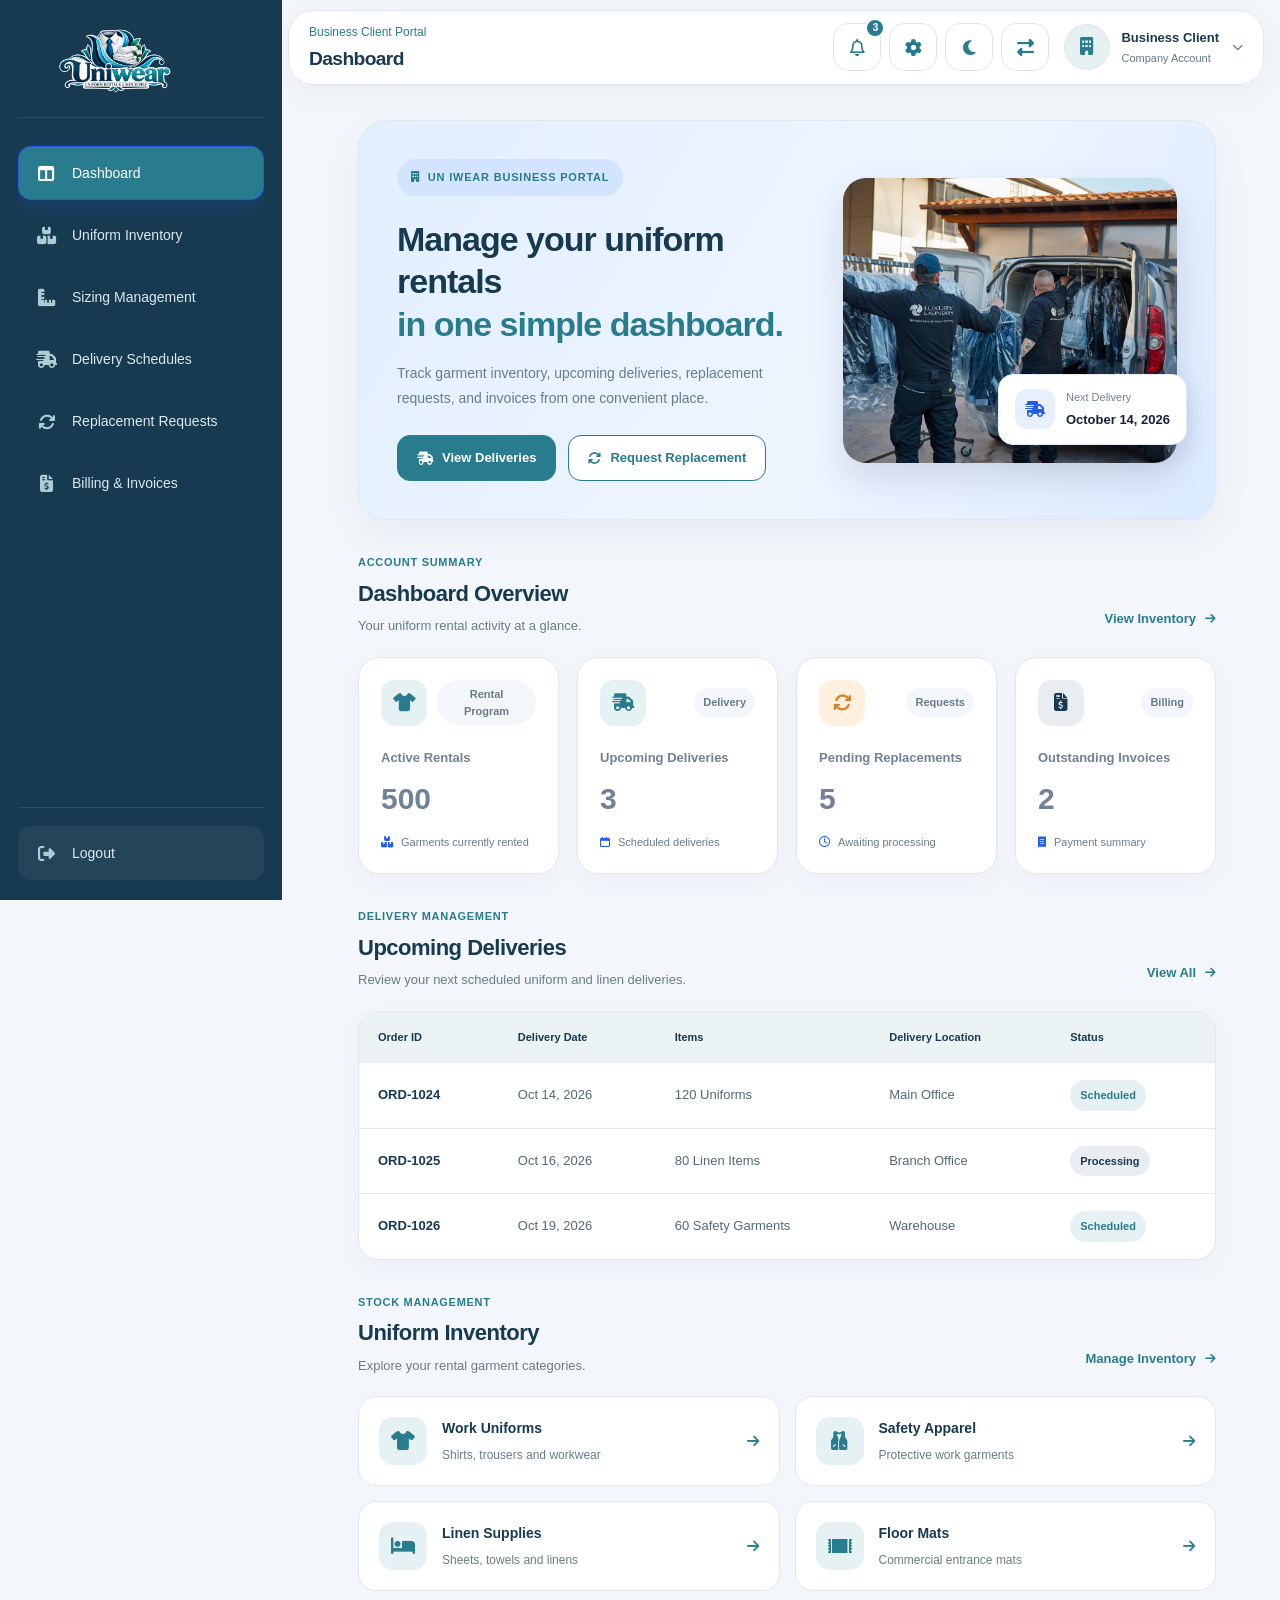
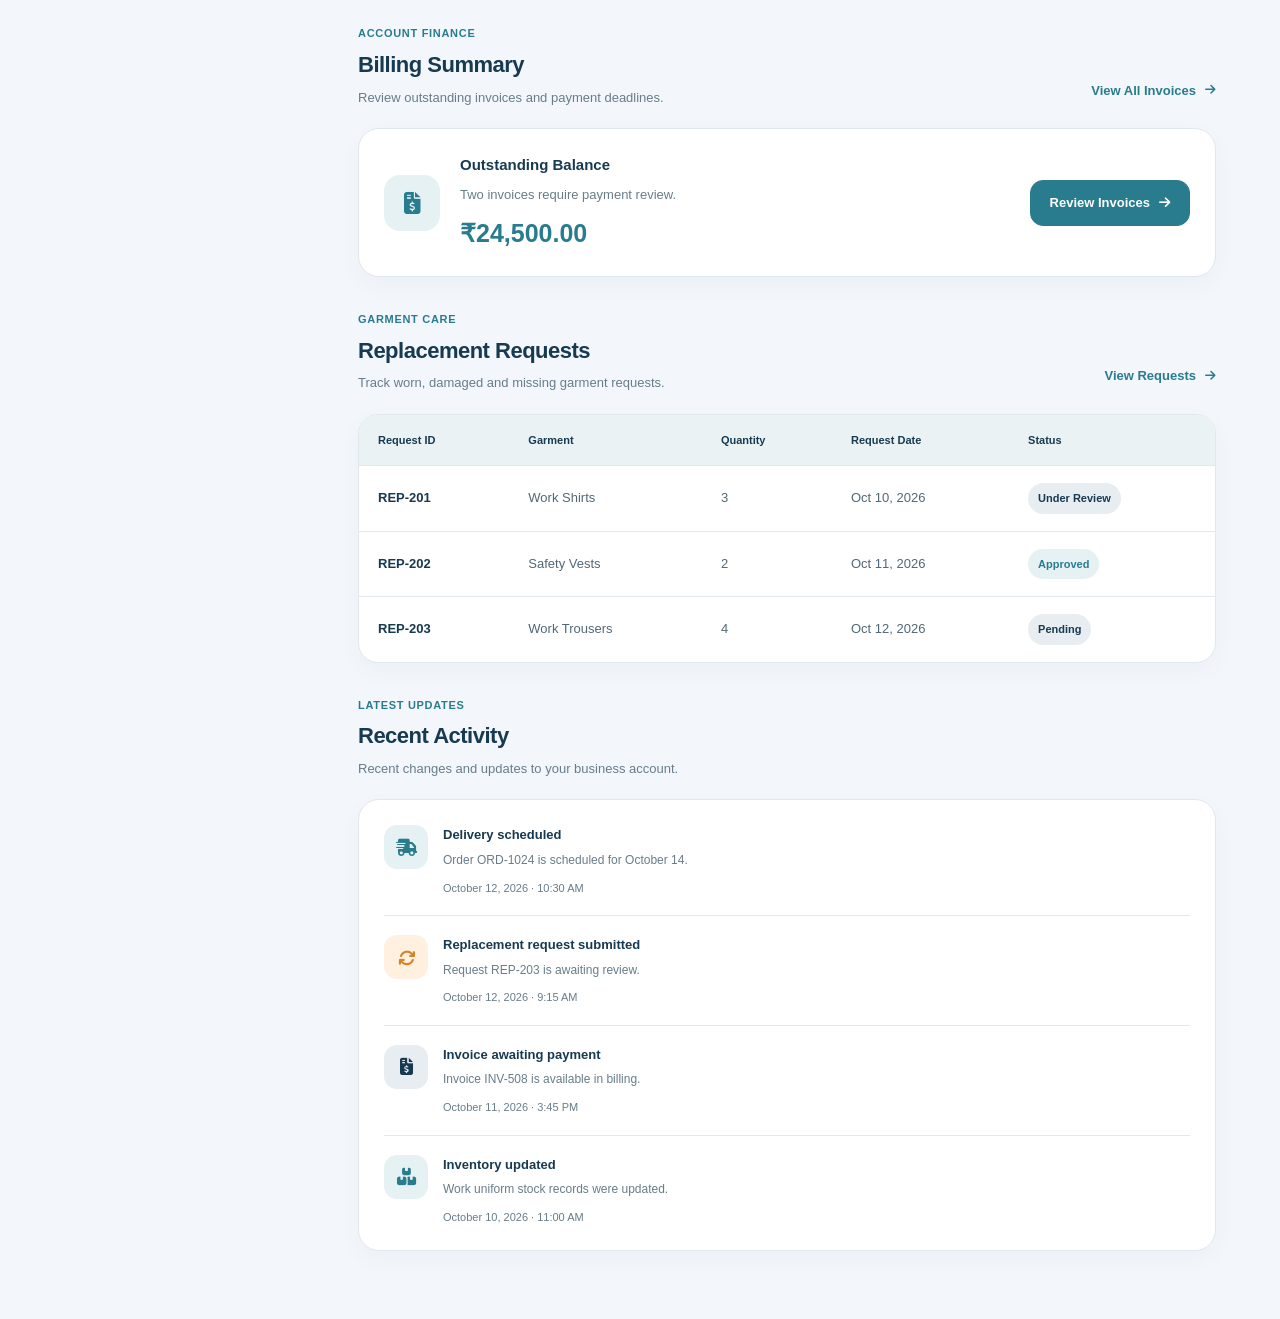
<file: dashboard.html>
<!DOCTYPE html>
<html lang="en" dir="ltr" data-theme="light">

<head>
    <meta charset="UTF-8">
    <meta name="viewport" content="width=device-width, initial-scale=1.0">

    <title>Uniwear | Business Dashboard</title>
    <!-- Favicon -->

  <link rel="icon" type="image/png" href="images/logo.png">


    <!-- Font Awesome -->
    <link rel="stylesheet"
          href="https://cdnjs.cloudflare.com/ajax/libs/font-awesome/6.5.2/css/all.min.css">

    <!-- Dashboard Stylesheets -->
    <link rel="stylesheet" href="css/dashboard.css">
    <link rel="stylesheet" href="css/dash-res.css">
</head>

<body>

<div class="uw-dashboard-layout" id="uwDashboardLayout">

    <!-- Sidebar Overlay -->
    <div class="uw-sidebar-overlay" id="uwSidebarOverlay"></div>

    <!-- =====================================
         SIDEBAR
    ====================================== -->
    <aside class="uw-sidebar" id="uwSidebar">

        <!-- Sidebar Brand -->
<div class="uw-sidebar-brand">

    <a href="index.html"
       class="uw-brand-logo"
       aria-label="Uniwear Home">

        <img src="images/logo.png"
             alt="Uniwear Logo"
             class="uw-brand-image">

    </a>

    <!-- Mobile / Tablet Close Button -->
    <button class="uw-sidebar-close"
            id="uwSidebarClose"
            type="button"
            aria-label="Close sidebar">
        <i class="fa-solid fa-xmark"></i>
    </button>

</div>

        <!-- Sidebar Navigation -->
        <nav class="uw-sidebar-nav" aria-label="Dashboard navigation">

            <a href="dashboard.html"
               class="uw-sidebar-link active"
               aria-current="page">

                <i class="fa-solid fa-table-columns"></i>
                <span>Dashboard</span>

            </a>

            <a href="inventory.html" class="uw-sidebar-link">
                <i class="fa-solid fa-boxes-stacked"></i>
                <span>Uniform Inventory</span>
            </a>

            <a href="sizing.html" class="uw-sidebar-link">
                <i class="fa-solid fa-ruler-combined"></i>
                <span>Sizing Management</span>
            </a>

            <a href="deliveries.html" class="uw-sidebar-link">
                <i class="fa-solid fa-truck-fast"></i>
                <span>Delivery Schedules</span>
            </a>

            <a href="replacements.html" class="uw-sidebar-link">
                <i class="fa-solid fa-arrows-rotate"></i>
                <span>Replacement Requests</span>
            </a>

            <a href="billing.html" class="uw-sidebar-link">
                <i class="fa-solid fa-file-invoice-dollar"></i>
                <span>Billing &amp; Invoices</span>
            </a>

        </nav>


        <!-- Sidebar Bottom -->
        <div class="uw-sidebar-bottom">

            <a href="login.html" class="uw-sidebar-link uw-logout-link">
                <i class="fa-solid fa-right-from-bracket"></i>
                <span>Logout</span>
            </a>

        </div>

    </aside>


    <!-- =====================================
         MAIN AREA
    ====================================== -->
    <div class="uw-main-area">

        <!-- =================================
             TOPBAR
        ================================== -->
        <header class="uw-topbar">

            <!-- Left: Hamburger and Page Heading -->
            <div class="uw-topbar-left">

                <button class="uw-menu-toggle"
                        id="uwMenuToggle"
                        type="button"
                        aria-label="Open navigation menu"
                        aria-controls="uwSidebar"
                        aria-expanded="false">

                    <i class="fa-solid fa-bars"></i>

                </button>

                <div class="uw-page-heading">

                    <p class="uw-topbar-greeting">
                        Business Client Portal
                    </p>

                    <h1>Dashboard</h1>

                </div>

            </div>


            <!-- Right: Topbar Actions -->
            <div class="uw-topbar-actions">

                <!-- Notifications -->
                <button class="uw-topbar-icon-btn uw-notification-btn"
                        id="uwNotificationsBtn"
                        type="button"
                        aria-label="Notifications">

                    <i class="fa-regular fa-bell"></i>
                    <span class="uw-notification-count">3</span>

                </button>


                <!-- Settings -->
                <button class="uw-topbar-icon-btn"
                        id="uwSettingsBtn"
                        type="button"
                        aria-label="Settings">

                    <i class="fa-solid fa-gear"></i>

                </button>


                <!-- Dark Mode -->
                <button class="uw-topbar-icon-btn"
                        id="uwDarkModeToggle"
                        type="button"
                        aria-label="Toggle dark mode"
                        aria-pressed="false">

                    <i class="fa-solid fa-moon"></i>

                </button>


                <!-- RTL Toggle -->
                <button class="uw-topbar-icon-btn"
                        id="uwRtlToggle"
                        type="button"
                        aria-label="Toggle right-to-left layout"
                        aria-pressed="false">

                    <i class="fa-solid fa-right-left"></i>

                </button>


                <!-- Business Profile -->
                <button class="uw-profile-btn"
                        id="uwProfileBtn"
                        type="button"
                        aria-label="Business profile">

                    <span class="uw-profile-avatar">
                        <i class="fa-solid fa-building"></i>
                    </span>

                    <span class="uw-profile-info">
                        <strong>Business Client</strong>
                        <small>Company Account</small>
                    </span>

                    <i class="fa-solid fa-chevron-down uw-profile-chevron"></i>

                </button>

            </div>

        </header>


        <!-- =====================================
             DASHBOARD CONTENT
        ====================================== -->
        
<main class="uw-dashboard-content" id="uwDashboardContent">

    <!-- =====================================
         SECTION 1: WELCOME HERO
    ====================================== -->
    <section class="db-welcome">

        <div class="db-welcome-content">

            <span class="db-eyebrow">
                <i class="fa-solid fa-building"></i>
                UN IWEAR BUSINESS PORTAL
            </span>

            <h2>
                Manage your uniform rentals
                <span>in one simple dashboard.</span>
            </h2>

            <p>
                Track garment inventory, upcoming deliveries, replacement
                requests, and invoices from one convenient place.
            </p>

            <div class="db-welcome-actions">
                <a href="deliveries.html" class="db-btn db-btn-primary">
                    <i class="fa-solid fa-truck-fast"></i>
                    View Deliveries
                </a>

                <a href="replacements.html" class="db-btn db-btn-secondary">
                    <i class="fa-solid fa-arrows-rotate"></i>
                    Request Replacement
                </a>
            </div>

        </div>

        <div class="db-welcome-visual">

            <img
                src="images/dashboard-uniforms.jpg"
                alt="Clean work uniforms prepared for rental delivery"
                class="db-welcome-image">

            <div class="db-floating-card">
                <span class="db-floating-icon">
                    <i class="fa-solid fa-truck-fast"></i>
                </span>

                <div>
                    <small>Next Delivery</small>
                    <strong>October 14, 2026</strong>
                </div>
            </div>

        </div>

    </section>


    <!-- =====================================
         SECTION 2: DASHBOARD OVERVIEW
    ====================================== -->
    <section class="db-overview">

        <div class="db-section-heading">
            <div>
                <span class="db-section-eyebrow">ACCOUNT SUMMARY</span>
                <h2>Dashboard Overview</h2>
                <p>Your uniform rental activity at a glance.</p>
            </div>

            <a href="inventory.html" class="db-text-link">
                View Inventory
                <i class="fa-solid fa-arrow-right"></i>
            </a>
        </div>

        <div class="db-stats-grid">

            <article class="db-stat-card">
                <div class="db-stat-top">
                    <span class="db-stat-icon db-icon-blue">
                        <i class="fa-solid fa-shirt"></i>
                    </span>
                    <span class="db-stat-label">Rental Program</span>
                </div>

                <h3>Active Rentals</h3>
                <p class="db-stat-value">500</p>

                <span class="db-stat-note">
                    <i class="fa-solid fa-boxes-stacked"></i>
                    Garments currently rented
                </span>
            </article>


            <article class="db-stat-card">
                <div class="db-stat-top">
                    <span class="db-stat-icon db-icon-cyan">
                        <i class="fa-solid fa-truck-fast"></i>
                    </span>
                    <span class="db-stat-label">Delivery</span>
                </div>

                <h3>Upcoming Deliveries</h3>
                <p class="db-stat-value">3</p>

                <span class="db-stat-note">
                    <i class="fa-regular fa-calendar"></i>
                    Scheduled deliveries
                </span>
            </article>


            <article class="db-stat-card">
                <div class="db-stat-top">
                    <span class="db-stat-icon db-icon-orange">
                        <i class="fa-solid fa-arrows-rotate"></i>
                    </span>
                    <span class="db-stat-label">Requests</span>
                </div>

                <h3>Pending Replacements</h3>
                <p class="db-stat-value">5</p>

                <span class="db-stat-note">
                    <i class="fa-regular fa-clock"></i>
                    Awaiting processing
                </span>
            </article>


            <article class="db-stat-card">
                <div class="db-stat-top">
                    <span class="db-stat-icon db-icon-purple">
                        <i class="fa-solid fa-file-invoice-dollar"></i>
                    </span>
                    <span class="db-stat-label">Billing</span>
                </div>

                <h3>Outstanding Invoices</h3>
                <p class="db-stat-value">2</p>

                <span class="db-stat-note">
                    <i class="fa-solid fa-receipt"></i>
                    Payment summary
                </span>
            </article>

        </div>

    </section>


    <!-- =====================================
         SECTION 3: UPCOMING DELIVERIES
    ====================================== -->
    <section class="db-deliveries">

        <div class="db-section-heading">
            <div>
                <span class="db-section-eyebrow">DELIVERY MANAGEMENT</span>
                <h2>Upcoming Deliveries</h2>
                <p>Review your next scheduled uniform and linen deliveries.</p>
            </div>

            <a href="deliveries.html" class="db-text-link">
                View All
                <i class="fa-solid fa-arrow-right"></i>
            </a>
        </div>

        <div class="db-table-card">
            <div class="db-table-scroll">

                <table class="db-table">
                    <thead>
                        <tr>
                            <th>Order ID</th>
                            <th>Delivery Date</th>
                            <th>Items</th>
                            <th>Delivery Location</th>
                            <th>Status</th>
                        </tr>
                    </thead>

                    <tbody>

                        <tr>
                            <td><strong>ORD-1024</strong></td>
                            <td>Oct 14, 2026</td>
                            <td>120 Uniforms</td>
                            <td>Main Office</td>
                            <td>
                                <span class="db-demo-status db-status-scheduled">
                                    Scheduled
                                </span>
                            </td>
                        </tr>

                        <tr>
                            <td><strong>ORD-1025</strong></td>
                            <td>Oct 16, 2026</td>
                            <td>80 Linen Items</td>
                            <td>Branch Office</td>
                            <td>
                                <span class="db-demo-status db-status-processing">
                                    Processing
                                </span>
                            </td>
                        </tr>

                        <tr>
                            <td><strong>ORD-1026</strong></td>
                            <td>Oct 19, 2026</td>
                            <td>60 Safety Garments</td>
                            <td>Warehouse</td>
                            <td>
                                <span class="db-demo-status db-status-scheduled">
                                    Scheduled
                                </span>
                            </td>
                        </tr>

                    </tbody>
                </table>

            </div>
        </div>

    </section>


    <!-- =====================================
         SECTION 4: UNIFORM INVENTORY
    ====================================== -->
    <section class="db-inventory">

        <div class="db-section-heading">
            <div>
                <span class="db-section-eyebrow">STOCK MANAGEMENT</span>
                <h2>Uniform Inventory</h2>
                <p>Explore your rental garment categories.</p>
            </div>

            <a href="inventory.html" class="db-text-link">
                Manage Inventory
                <i class="fa-solid fa-arrow-right"></i>
            </a>
        </div>

        <div class="db-inventory-grid">

            <a href="inventory.html" class="db-inventory-card">
                <span class="db-inventory-icon">
                    <i class="fa-solid fa-shirt"></i>
                </span>

                <span class="db-inventory-info">
                    <h3>Work Uniforms</h3>
                    <p>Shirts, trousers and workwear</p>
                </span>

                <i class="fa-solid fa-arrow-right db-inventory-arrow"></i>
            </a>


            <a href="inventory.html" class="db-inventory-card">
                <span class="db-inventory-icon">
                    <i class="fa-solid fa-vest"></i>
                </span>

                <span class="db-inventory-info">
                    <h3>Safety Apparel</h3>
                    <p>Protective work garments</p>
                </span>

                <i class="fa-solid fa-arrow-right db-inventory-arrow"></i>
            </a>


            <a href="inventory.html" class="db-inventory-card">
                <span class="db-inventory-icon">
                    <i class="fa-solid fa-bed"></i>
                </span>

                <span class="db-inventory-info">
                    <h3>Linen Supplies</h3>
                    <p>Sheets, towels and linens</p>
                </span>

                <i class="fa-solid fa-arrow-right db-inventory-arrow"></i>
            </a>


            <a href="inventory.html" class="db-inventory-card">
                <span class="db-inventory-icon">
                    <i class="fa-solid fa-rug"></i>
                </span>

                <span class="db-inventory-info">
                    <h3>Floor Mats</h3>
                    <p>Commercial entrance mats</p>
                </span>

                <i class="fa-solid fa-arrow-right db-inventory-arrow"></i>
            </a>

        </div>

    </section>


    <!-- =====================================
         SECTION 5: BILLING SUMMARY
    ====================================== -->
    <section class="db-billing">

        <div class="db-section-heading">
            <div>
                <span class="db-section-eyebrow">ACCOUNT FINANCE</span>
                <h2>Billing Summary</h2>
                <p>Review outstanding invoices and payment deadlines.</p>
            </div>

            <a href="billing.html" class="db-text-link">
                View All Invoices
                <i class="fa-solid fa-arrow-right"></i>
            </a>
        </div>

        <div class="db-billing-card">

            <span class="db-billing-icon">
                <i class="fa-solid fa-file-invoice-dollar"></i>
            </span>

            <div class="db-billing-details">
                <h3>Outstanding Balance</h3>
                <p>Two invoices require payment review.</p>
                <strong class="db-billing-amount">₹24,500.00</strong>
            </div>

            <a href="billing.html" class="db-btn db-btn-primary">
                Review Invoices
                <i class="fa-solid fa-arrow-right"></i>
            </a>

        </div>

    </section>


    <!-- =====================================
         SECTION 6: REPLACEMENT REQUESTS
    ====================================== -->
    <section class="db-replacements">

        <div class="db-section-heading">
            <div>
                <span class="db-section-eyebrow">GARMENT CARE</span>
                <h2>Replacement Requests</h2>
                <p>Track worn, damaged and missing garment requests.</p>
            </div>

            <a href="replacements.html" class="db-text-link">
                View Requests
                <i class="fa-solid fa-arrow-right"></i>
            </a>
        </div>

        <div class="db-table-card">
            <div class="db-table-scroll">

                <table class="db-table">
                    <thead>
                        <tr>
                            <th>Request ID</th>
                            <th>Garment</th>
                            <th>Quantity</th>
                            <th>Request Date</th>
                            <th>Status</th>
                        </tr>
                    </thead>

                    <tbody>

                        <tr>
                            <td><strong>REP-201</strong></td>
                            <td>Work Shirts</td>
                            <td>3</td>
                            <td>Oct 10, 2026</td>
                            <td>
                                <span class="db-demo-status db-status-processing">
                                    Under Review
                                </span>
                            </td>
                        </tr>

                        <tr>
                            <td><strong>REP-202</strong></td>
                            <td>Safety Vests</td>
                            <td>2</td>
                            <td>Oct 11, 2026</td>
                            <td>
                                <span class="db-demo-status db-status-scheduled">
                                    Approved
                                </span>
                            </td>
                        </tr>

                        <tr>
                            <td><strong>REP-203</strong></td>
                            <td>Work Trousers</td>
                            <td>4</td>
                            <td>Oct 12, 2026</td>
                            <td>
                                <span class="db-demo-status db-status-processing">
                                    Pending
                                </span>
                            </td>
                        </tr>

                    </tbody>
                </table>

            </div>
        </div>

    </section>


    <!-- =====================================
         SECTION 7: RECENT ACTIVITY
    ====================================== -->
    <section class="db-activity">

        <div class="db-section-heading">
            <div>
                <span class="db-section-eyebrow">LATEST UPDATES</span>
                <h2>Recent Activity</h2>
                <p>Recent changes and updates to your business account.</p>
            </div>
        </div>

        <div class="db-activity-card">

            <div class="db-activity-list">

                <article class="db-activity-item">
                    <span class="db-activity-icon db-icon-blue">
                        <i class="fa-solid fa-truck-fast"></i>
                    </span>

                    <div class="db-activity-details">
                        <h3>Delivery scheduled</h3>
                        <p>Order ORD-1024 is scheduled for October 14.</p>
                        <small>October 12, 2026 · 10:30 AM</small>
                    </div>
                </article>


                <article class="db-activity-item">
                    <span class="db-activity-icon db-icon-orange">
                        <i class="fa-solid fa-arrows-rotate"></i>
                    </span>

                    <div class="db-activity-details">
                        <h3>Replacement request submitted</h3>
                        <p>Request REP-203 is awaiting review.</p>
                        <small>October 12, 2026 · 9:15 AM</small>
                    </div>
                </article>


                <article class="db-activity-item">
                    <span class="db-activity-icon db-icon-purple">
                        <i class="fa-solid fa-file-invoice-dollar"></i>
                    </span>

                    <div class="db-activity-details">
                        <h3>Invoice awaiting payment</h3>
                        <p>Invoice INV-508 is available in billing.</p>
                        <small>October 11, 2026 · 3:45 PM</small>
                    </div>
                </article>


                <article class="db-activity-item">
                    <span class="db-activity-icon db-icon-cyan">
                        <i class="fa-solid fa-boxes-stacked"></i>
                    </span>

                    <div class="db-activity-details">
                        <h3>Inventory updated</h3>
                        <p>Work uniform stock records were updated.</p>
                        <small>October 10, 2026 · 11:00 AM</small>
                    </div>
                </article>

            </div>

        </div>

    </section>

</main>


    </div>

</div>

<!-- Logout Confirmation Modal -->
<div class="logout-modal-overlay" id="logoutModal" aria-hidden="true">
    <div
        class="logout-modal"
        role="dialog"
        aria-modal="true"
        aria-labelledby="logoutModalTitle"
    >
        <div class="logout-modal-icon">
            <i class="fa-solid fa-right-from-bracket"></i>
        </div>

        <h2 id="logoutModalTitle">
            Are you sure you want to logout?
        </h2>

        <p class="logout-modal-description">
            You will be redirected to the login page.
        </p>

        <div class="logout-modal-actions">
            <button type="button" class="logout-btn-yes" id="confirmLogout">
                Yes
            </button>

            <button type="button" class="logout-btn-no" id="cancelLogout">
                No
            </button>
        </div>
    </div>
</div>


<!-- Dashboard JavaScript -->
<script src="js/dashboard.js"></script>
<script src="js/theme-controls.js"></script>

</body>
</html>
</file>
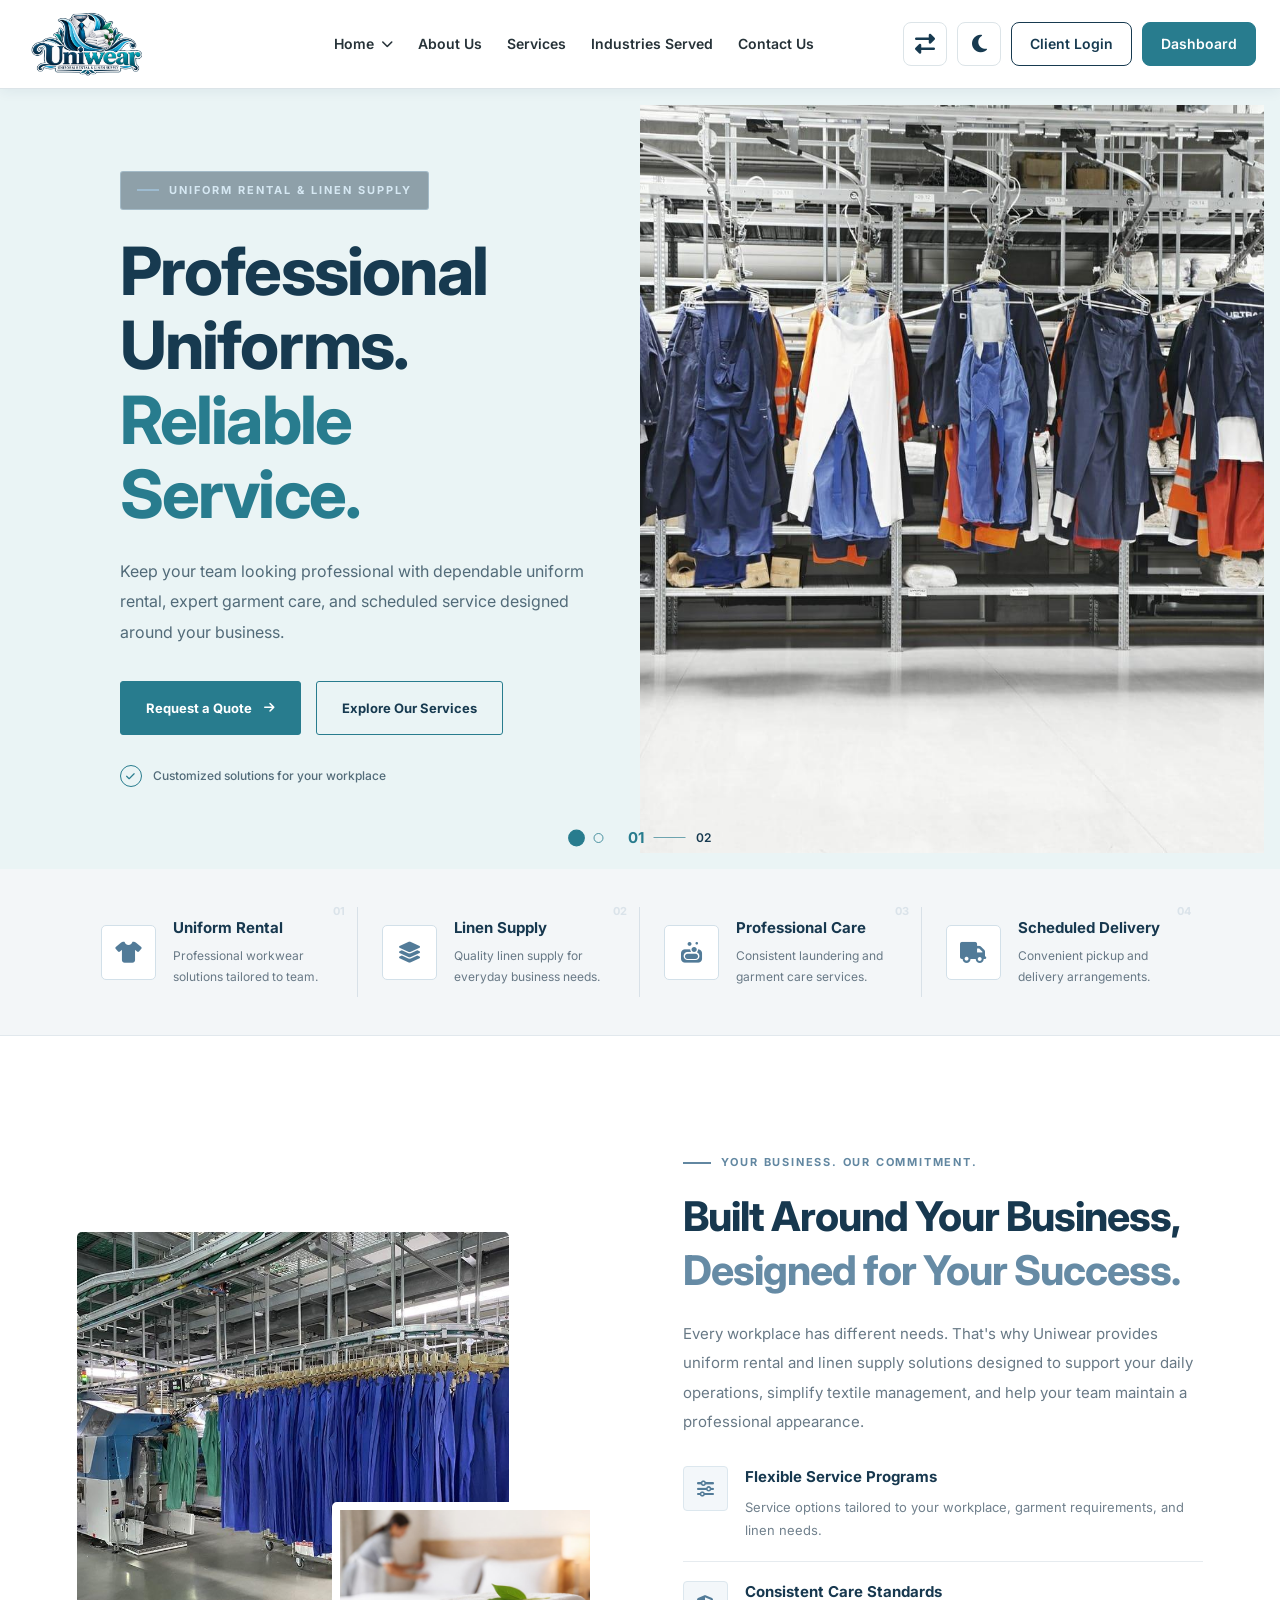
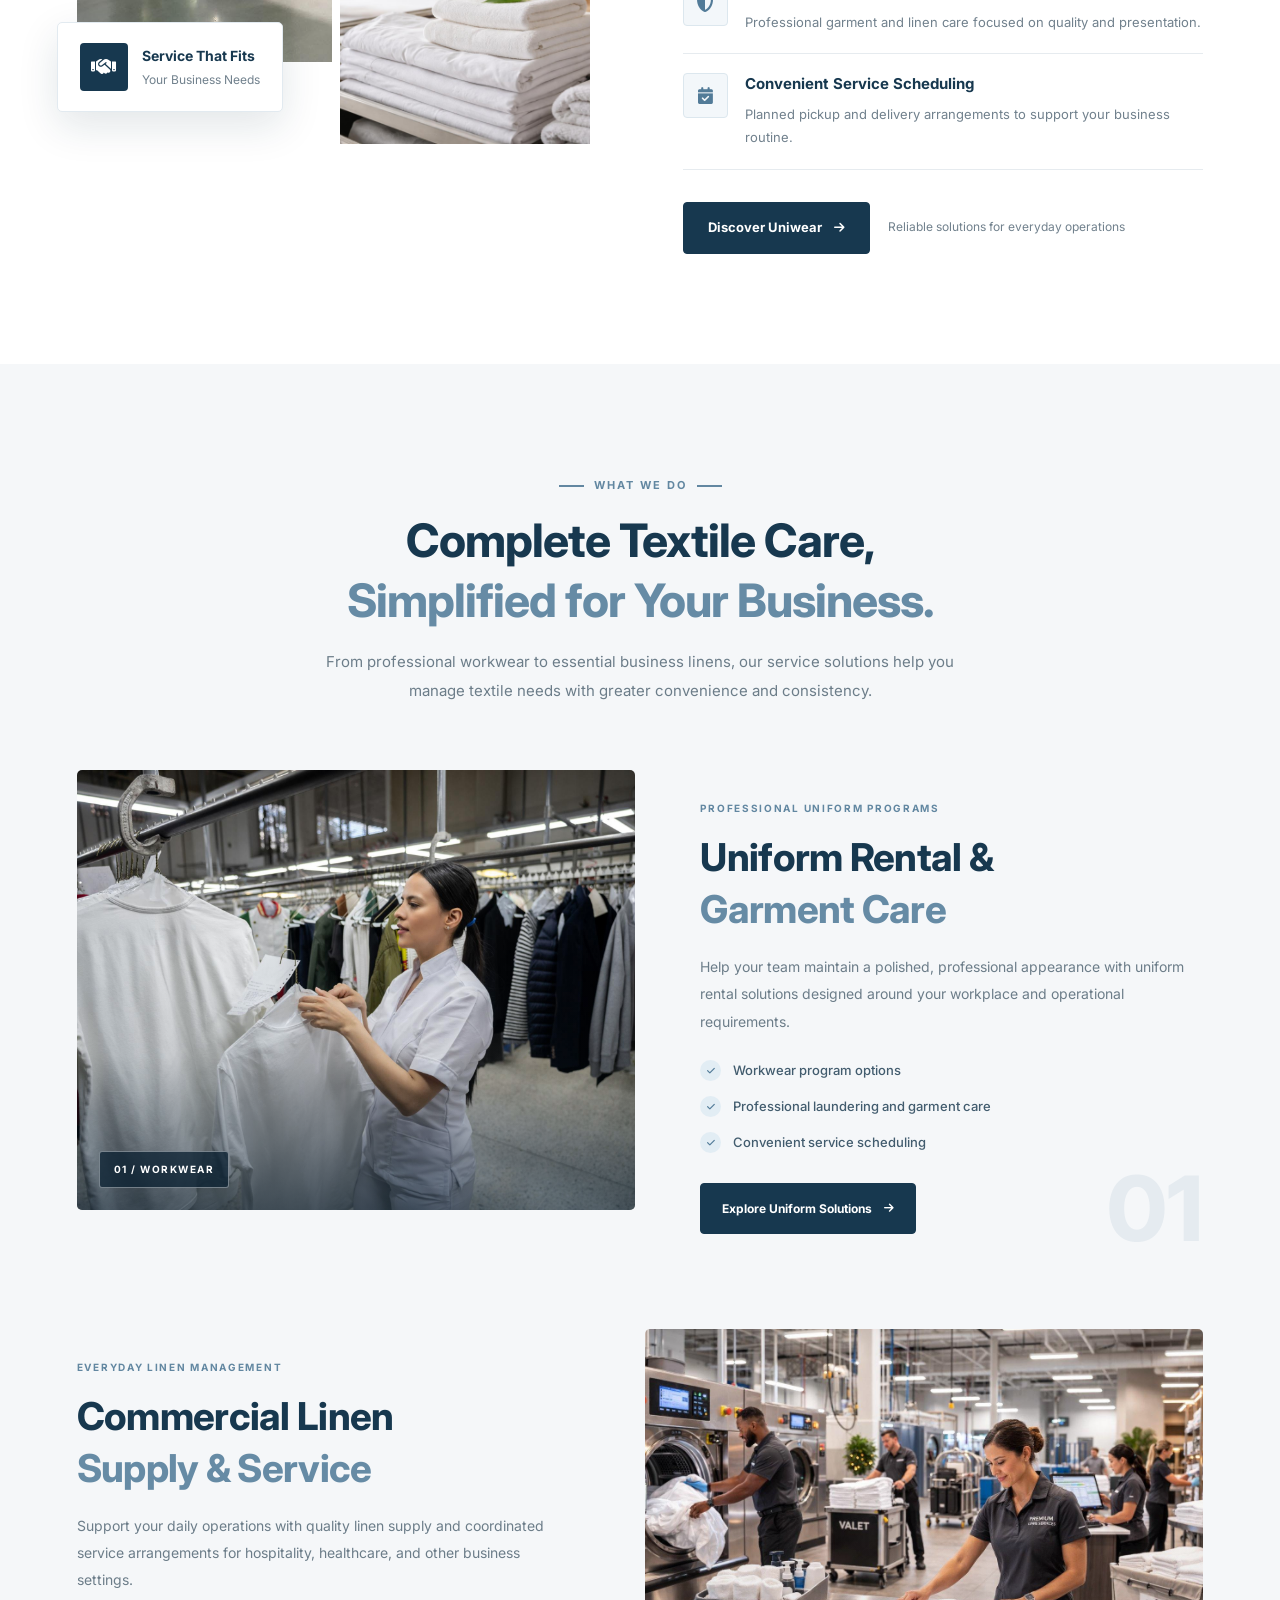
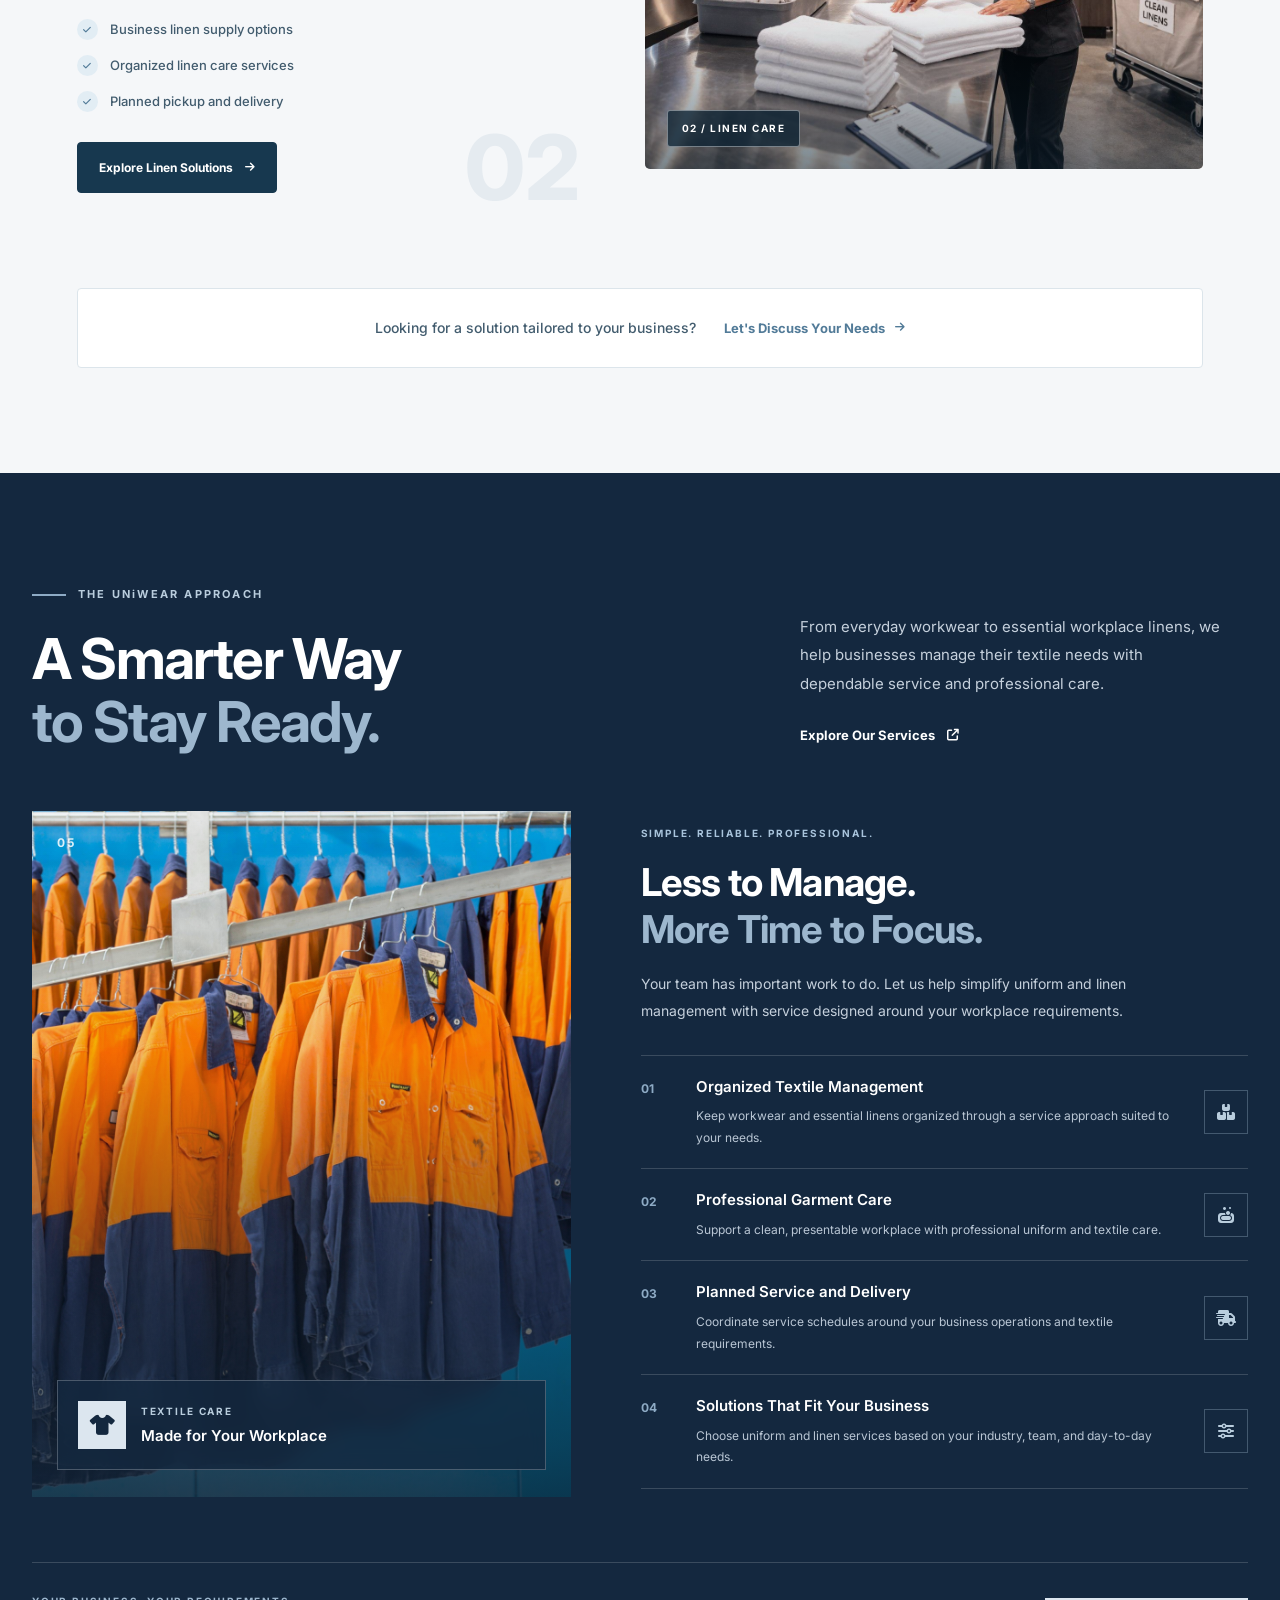
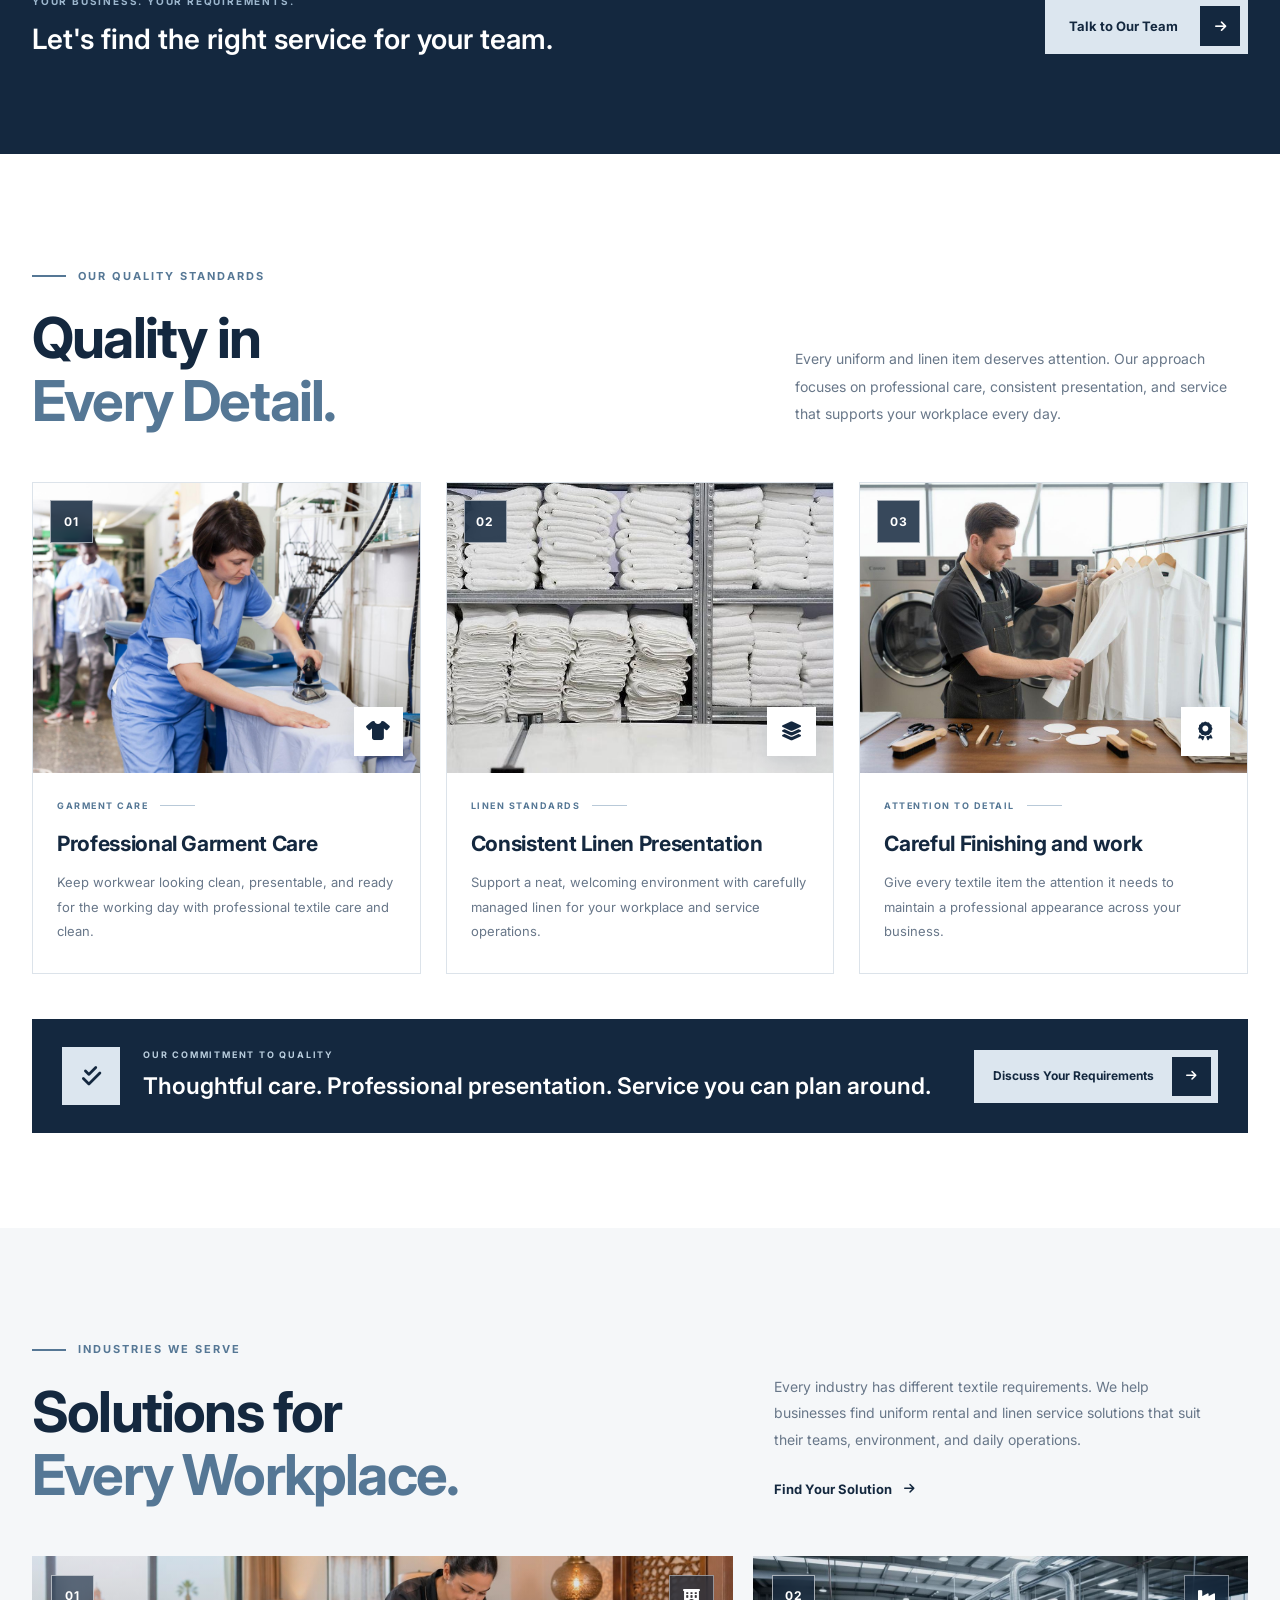
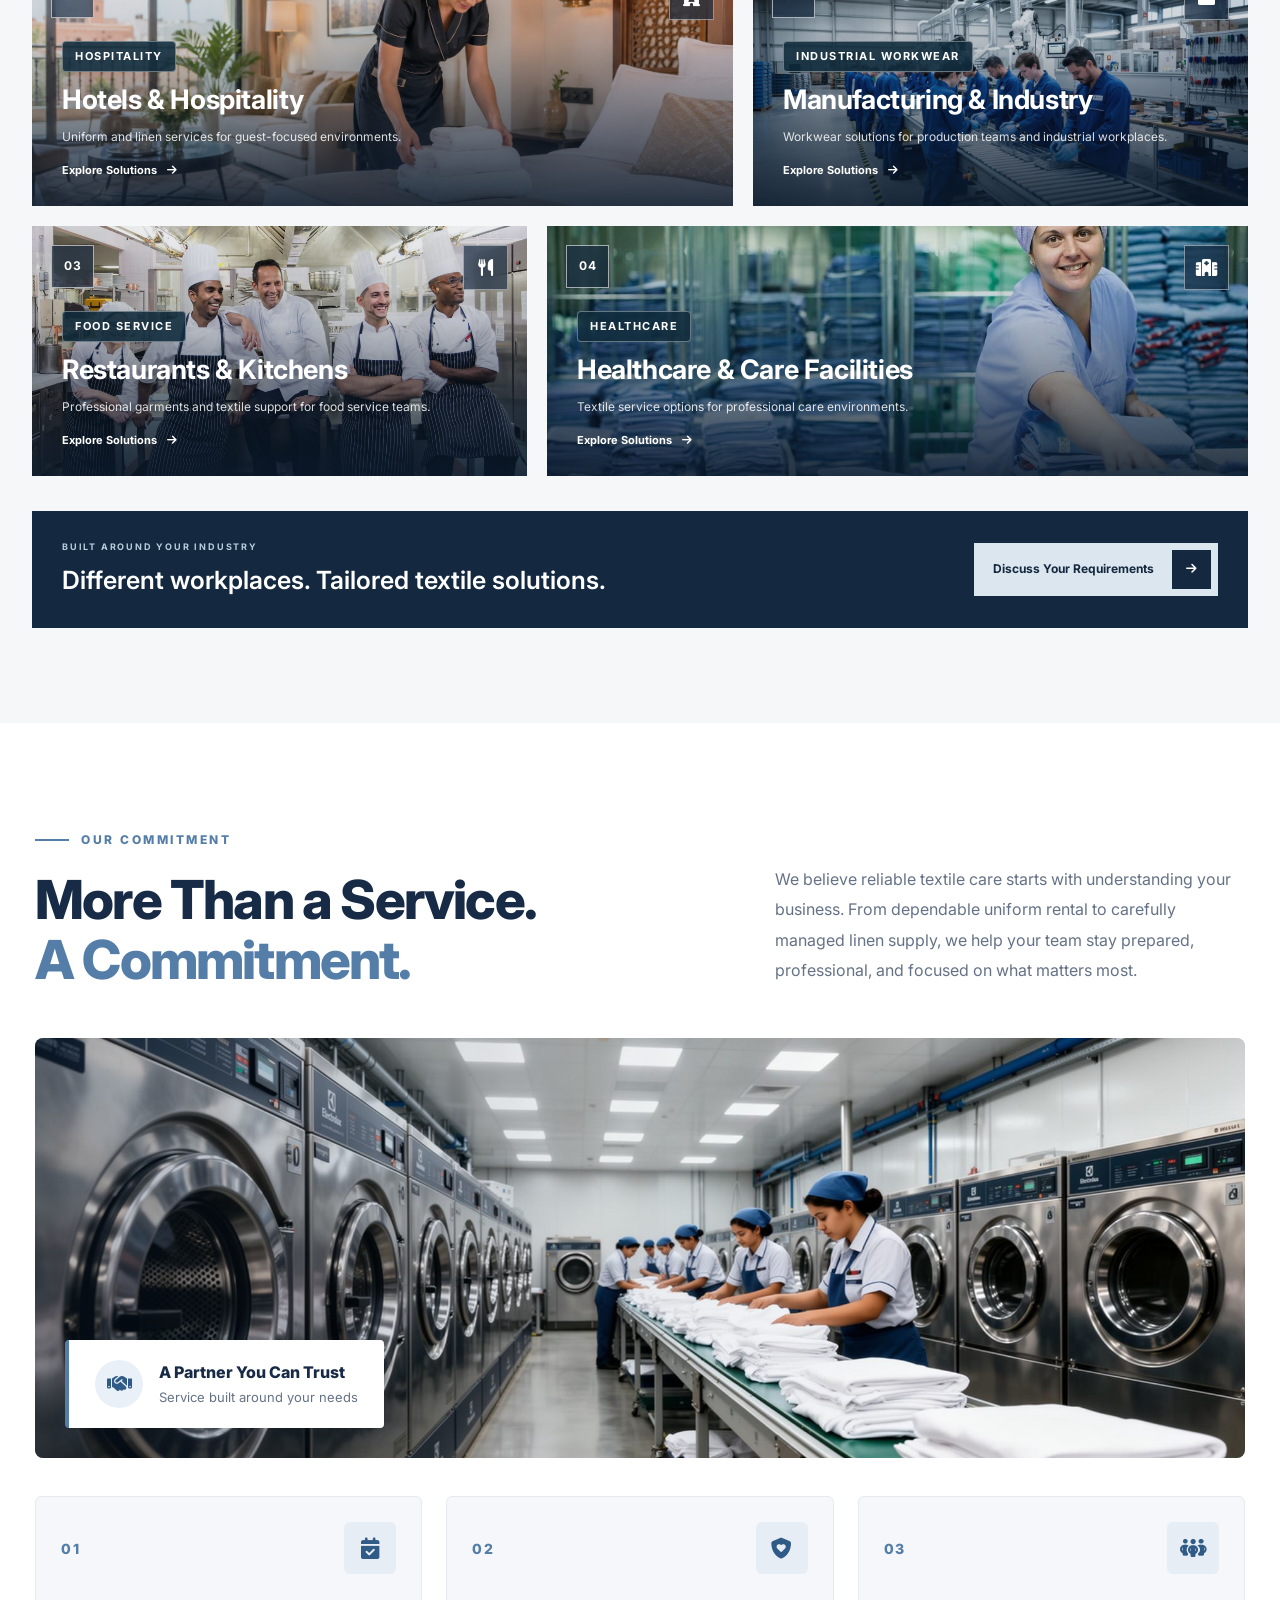
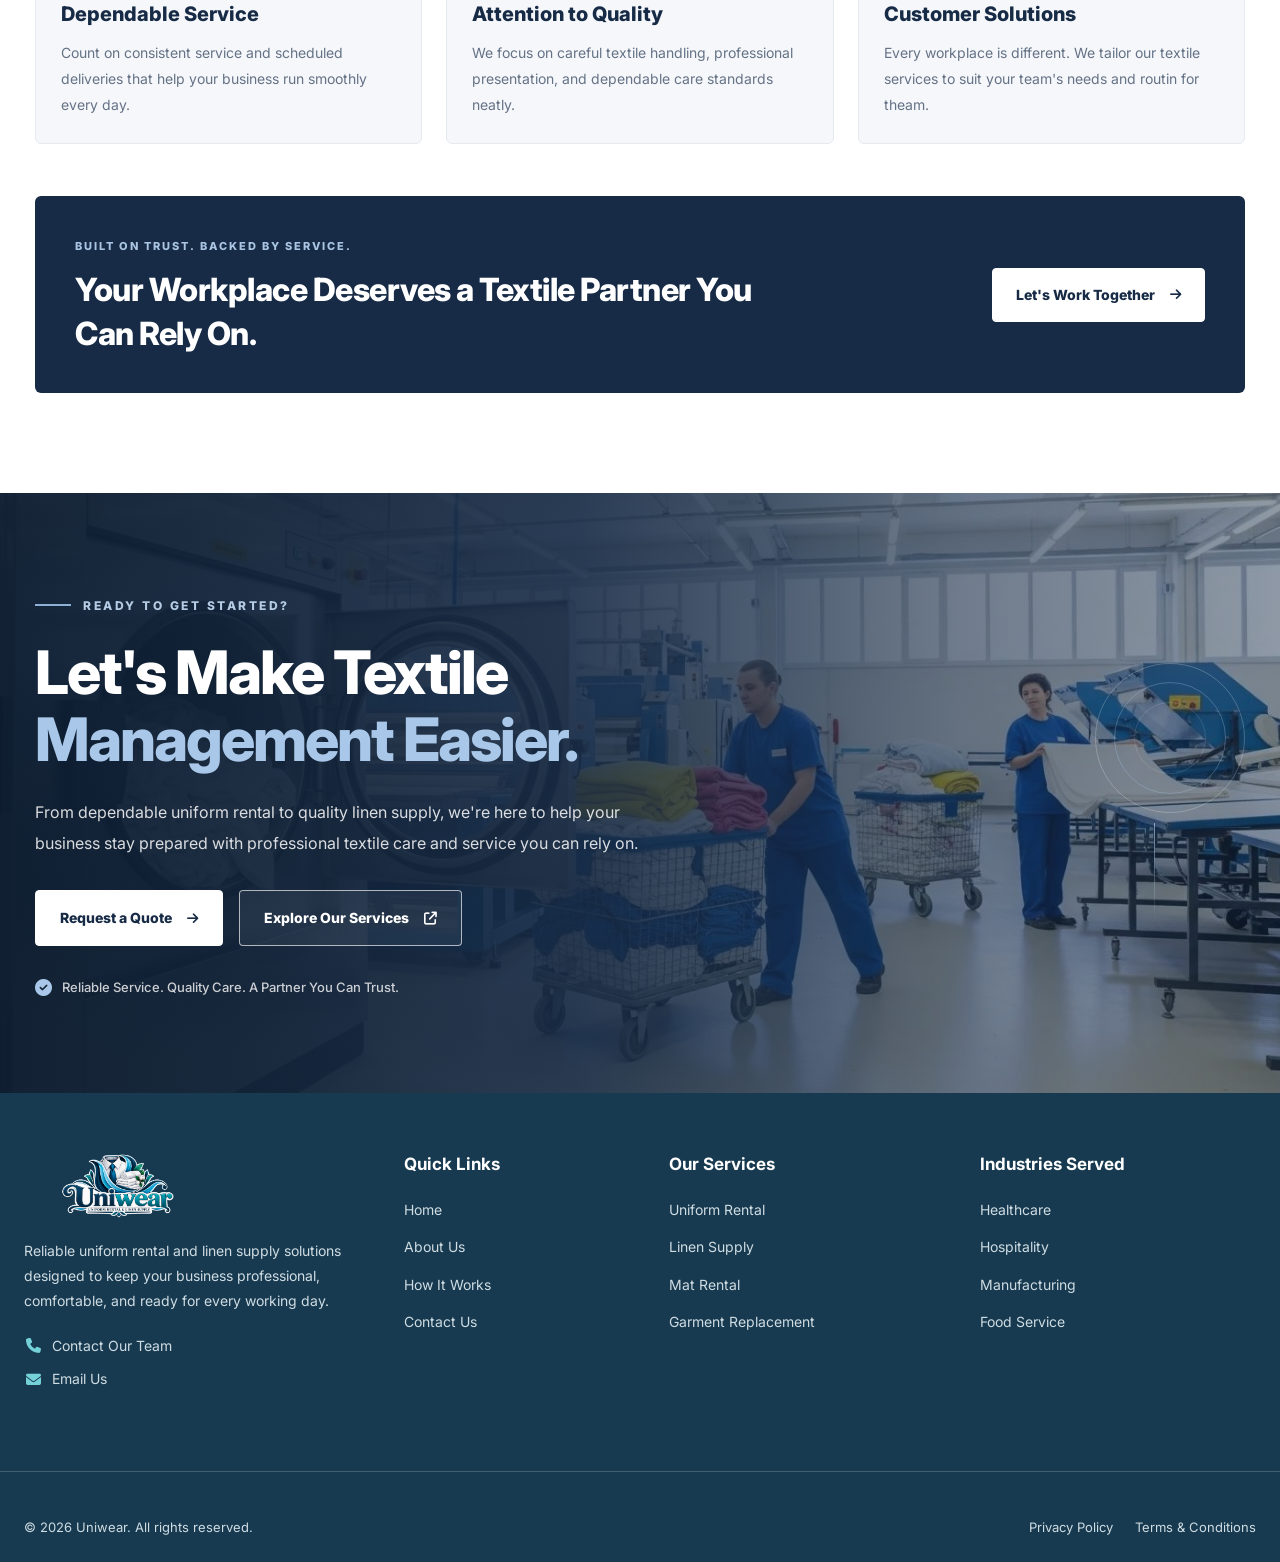
<file: home-2.html>
<!DOCTYPE html>
<html lang="en" dir="ltr" data-theme="light">

<head>
  <meta charset="UTF-8">
  <meta name="viewport" content="width=device-width, initial-scale=1.0">
  <meta name="theme-color" content="#173A50">

  <title>Uniwear | Uniform Rental &amp; Linen Supply</title>
  <!-- Favicon -->

  <link rel="icon" type="image/png" href="images/logo.png">


  <!-- Google Fonts -->
  <link rel="preconnect" href="https://fonts.googleapis.com">
  <link rel="preconnect" href="https://fonts.gstatic.com" crossorigin>
  <link
    href="https://fonts.googleapis.com/css2?family=Inter:wght@400;500;600;700;800&display=swap"
    rel="stylesheet"
  >

  <!-- Font Awesome for RTL and Dark Mode Icons -->
  <link
    rel="stylesheet"
    href="https://cdnjs.cloudflare.com/ajax/libs/font-awesome/6.7.2/css/all.min.css"
  >

  <!-- Stylesheets -->
  <link rel="stylesheet" href="css/style.css">
  <link rel="stylesheet" href="css/responsive.css">
</head>

<body>

  <!-- ================= HEADER ================= -->
  <header class="site-header" id="siteHeader">

    <div class="header-container">

      <!-- LOGO -->
      <a href="index.html" class="site-logo" aria-label="Uniwear Home">

        <img
          src="images/logo.png"
          alt="Uniwear Uniform Rental and Linen Supply Company"
          class="logo-image logo-light"
        >

        <img
          src="images/logo.png"
          alt=""
          aria-hidden="true"
          class="logo-image logo-dark"
        >

      </a>


      <!-- HAMBURGER MENU -->
      <button
        type="button"
        class="menu-toggle"
        id="menuToggle"
        aria-label="Open navigation menu"
        aria-controls="mainNavigation"
        aria-expanded="false"
      >
        <span></span>
        <span></span>
        <span></span>
      </button>


      <!-- MAIN NAVIGATION -->
      <nav
        class="main-navigation"
        id="mainNavigation"
        aria-label="Main navigation"
      >

        <!-- CENTER NAVIGATION LINKS -->
        <ul class="nav-list">

          <!-- HOME DROPDOWN -->
          <li class="nav-item home-item">

            <button
              type="button"
              class="home-dropdown-toggle"
              id="homeDropdownToggle"
              aria-expanded="false"
              aria-controls="homeDropdown"
            >
              <span>Home</span>

              <i
                class="fa-solid fa-chevron-down dropdown-arrow"
                aria-hidden="true"
              ></i>
            </button>

            <ul class="home-dropdown" id="homeDropdown">

              <li>
                <a href="index.html">Home 1</a>
              </li>

              <li>
                <a href="home-2.html">Home 2</a>
              </li>

            </ul>

          </li>


          <!-- OTHER NAVIGATION LINKS -->
          <li class="nav-item">
            <a href="about.html">About Us</a>
          </li>

          <li class="nav-item">
            <a href="services.html">Services</a>
          </li>

          <li class="nav-item">
            <a href="industries.html">Industries Served</a>
          </li>

          

          <li class="nav-item">
            <a href="contact.html">Contact Us</a>
          </li>

        </ul>


        <!-- RIGHT-SIDE ACTIONS -->
        <div class="nav-actions">

          <!-- RTL BUTTON -->
          <button
            type="button"
            class="header-control-btn rtl-toggle"
            id="rtlToggle"
            aria-label="Switch to RTL mode"
            aria-pressed="false"
            title="RTL Mode"
          >
            <i
              class="fa-solid fa-right-left"
              aria-hidden="true"
            ></i>
          </button>


          <!-- DARK MODE BUTTON -->
          <button
            type="button"
            class="header-control-btn dark-mode-toggle"
            id="darkModeToggle"
            aria-label="Enable dark mode"
            aria-pressed="false"
            title="Dark Mode"
          >
            <i
              class="fa-solid fa-moon"
              aria-hidden="true"
            ></i>
          </button>


          <!-- CLIENT LOGIN -->
          <a href="login.html" class="login-btn">
            Client Login
          </a>


          <!-- DASHBOARD -->
          <a href="dashboard.html" class="dashboard-btn">
            Dashboard
          </a>

        </div>

      </nav>

    </div>

  </header>
  <!-- ================= END HEADER ================= -->


  <!-- ================= MAIN CONTENT ================= -->
  <main id="mainContent">
<!-- ==========================================
     HOME 2: HERO SECTION WITH 2 SLIDES
========================================== -->

<section class="h2-hero" id="h2Hero">

    <!-- Hero Slides -->
    <div class="h2-hero-slider">

        <!-- SLIDE 1: UNIFORM RENTAL -->
        <div class="h2-hero-slide h2-hero-slide-one active">

            <div class="h2-hero-overlay"></div>

            <div class="h2-hero-container">

                <div class="h2-hero-content">

                    <span class="h2-hero-eyebrow">
                        UNIFORM RENTAL &amp; LINEN SUPPLY
                    </span>

                    <h1>
                        Professional Uniforms.
                        <span>Reliable Service.</span>
                    </h1>

                    <p>
                        Keep your team looking professional with dependable
                        uniform rental, expert garment care, and scheduled
                        service designed around your business.
                    </p>

                    <div class="h2-hero-actions">

                        <a href="contact.html"
                           class="h2-hero-btn h2-hero-btn-primary">
                            Request a Quote
                            <i class="fas fa-arrow-right"
                               aria-hidden="true"></i>
                        </a>

                        <a href="#h2Services"
                           class="h2-hero-btn h2-hero-btn-outline">
                            Explore Our Services
                        </a>

                    </div>

                    <div class="h2-hero-note">
                        <span class="h2-hero-note-icon">
                            <i class="fas fa-check"
                               aria-hidden="true"></i>
                        </span>

                        <span>
                            Customized solutions for your workplace
                        </span>
                    </div>

                </div>

            </div>

        </div>


        <!-- SLIDE 2: LINEN SUPPLY -->
        <div class="h2-hero-slide h2-hero-slide-two">

            <div class="h2-hero-overlay"></div>

            <div class="h2-hero-container">

                <div class="h2-hero-content">

                    <span class="h2-hero-eyebrow">
                        COMPLETE TEXTILE CARE SOLUTIONS
                    </span>

                    <h1>
                        Fresh Linen.
                        <span>Every Delivery.</span>
                    </h1>

                    <p>
                        Simplify linen management with professional textile
                        care, consistent supply, and dependable delivery
                        solutions that help your business run smoothly.
                    </p>

                    <div class="h2-hero-actions">

                        <a href="contact.html"
                           class="h2-hero-btn h2-hero-btn-primary">
                            Get Started Today
                            <i class="fas fa-arrow-right"
                               aria-hidden="true"></i>
                        </a>

                        <a href="#h2About"
                           class="h2-hero-btn h2-hero-btn-outline">
                            Discover Uniwear
                        </a>

                    </div>

                    <div class="h2-hero-note">
                        <span class="h2-hero-note-icon">
                            <i class="fas fa-check"
                               aria-hidden="true"></i>
                        </span>

                        <span>
                            Professional care from pickup to delivery
                        </span>
                    </div>

                </div>

            </div>

        </div>

    </div>


    <!-- Hero Slider Controls -->
    <div class="h2-hero-controls">

        <div class="h2-hero-pagination">

            <button
                type="button"
                class="h2-hero-dot active"
                data-slide="0"
                aria-label="Show slide 1"
                aria-current="true">
            </button>

            <button
                type="button"
                class="h2-hero-dot"
                data-slide="1"
                aria-label="Show slide 2"
                aria-current="false">
            </button>

        </div>

        <div class="h2-hero-counter">
            <span class="h2-hero-current">01</span>
            <span class="h2-hero-counter-line"></span>
            <span class="h2-hero-total">02</span>
        </div>

    </div>

</section>

<!-- ==========================================
     END HOME 2 HERO SECTION
========================================== -->
<!-- ==========================================
     HOME 2: SERVICE HIGHLIGHTS STRIP
========================================== -->

<section class="h2-service-strip" id="h2ServiceStrip">

    <div class="h2-service-strip-container">

        <!-- Highlight 1: Uniform Rental -->
        <div class="h2-service-highlight">

            <div class="h2-service-highlight-icon">
                <i class="fas fa-tshirt" aria-hidden="true"></i>
            </div>

            <div class="h2-service-highlight-content">
                <h3>Uniform Rental</h3>
                <p>
                    Professional workwear solutions
                    tailored to team.
                </p>
            </div>

            <span class="h2-service-highlight-number"
                  aria-hidden="true">01</span>

        </div>


        <!-- Highlight 2: Linen Supply -->
        <div class="h2-service-highlight">

            <div class="h2-service-highlight-icon">
                <i class="fas fa-layer-group" aria-hidden="true"></i>
            </div>

            <div class="h2-service-highlight-content">
                <h3>Linen Supply</h3>
                <p>
                    Quality linen supply for
                    everyday business needs.
                </p>
            </div>

            <span class="h2-service-highlight-number"
                  aria-hidden="true">02</span>

        </div>


        <!-- Highlight 3: Professional Care -->
        <div class="h2-service-highlight">

            <div class="h2-service-highlight-icon">
                <i class="fas fa-soap" aria-hidden="true"></i>
            </div>

            <div class="h2-service-highlight-content">
                <h3>Professional Care</h3>
                <p>
                    Consistent laundering and
                    garment care services.
                </p>
            </div>

            <span class="h2-service-highlight-number"
                  aria-hidden="true">03</span>

        </div>


        <!-- Highlight 4: Scheduled Delivery -->
        <div class="h2-service-highlight">

            <div class="h2-service-highlight-icon">
                <i class="fas fa-truck" aria-hidden="true"></i>
            </div>

            <div class="h2-service-highlight-content">
                <h3>Scheduled Delivery</h3>
                <p>
                    Convenient pickup and
                    delivery arrangements.
                </p>
            </div>

            <span class="h2-service-highlight-number"
                  aria-hidden="true">04</span>

        </div>

    </div>

</section>

<!-- ==========================================
     END HOME 2 SERVICE HIGHLIGHTS
========================================== -->
<!-- ==========================================
     HOME 2: BUILT AROUND YOUR BUSINESS
========================================== -->

<section class="h2-about-business" id="h2About">

    <div class="h2-about-business-container">

        <!-- LEFT: IMAGE COLLAGE -->
        <div class="h2-about-business-visual">

            <!-- Main Image -->
            <div class="h2-about-business-main-image">
                <img
                    src="images/h2-about-uniforms.jpg"
                    alt="Professionally organized work uniforms ready for business use"
                    loading="lazy"
                >
            </div>

            <!-- Secondary Overlapping Image -->
            <div class="h2-about-business-small-image">
                <img
                    src="images/h2-about-linen.jpg"
                    alt="Fresh folded linen prepared for commercial supply"
                    loading="lazy"
                >
            </div>

            <!-- Floating Badge -->
            <div class="h2-about-business-badge">

                <div class="h2-about-business-badge-icon">
                    <i class="fas fa-handshake" aria-hidden="true"></i>
                </div>

                <div class="h2-about-business-badge-content">
                    <strong>Service That Fits</strong>
                    <span>Your Business Needs</span>
                </div>

            </div>

            <!-- Decorative Element -->
            <div class="h2-about-business-decoration"
                 aria-hidden="true">
            </div>

        </div>


        <!-- RIGHT: CONTENT -->
        <div class="h2-about-business-content">

            <span class="h2-about-business-eyebrow">
                YOUR BUSINESS. OUR COMMITMENT.
            </span>

            <h2>
                Built Around Your Business,
                <span>Designed for Your Success.</span>
            </h2>

            <p class="h2-about-business-intro">
                Every workplace has different needs. That's why
                Uniwear provides uniform rental and linen supply
                solutions designed to support your daily operations,
                simplify textile management, and help your team
                maintain a professional appearance.
            </p>

            <!-- Benefits -->
            <div class="h2-about-business-benefits">

                <!-- Benefit 1 -->
                <div class="h2-about-business-benefit">

                    <div class="h2-about-business-benefit-icon">
                        <i class="fas fa-sliders-h"
                           aria-hidden="true"></i>
                    </div>

                    <div class="h2-about-business-benefit-text">
                        <h3>Flexible Service Programs</h3>
                        <p>
                            Service options tailored to your workplace,
                            garment requirements, and linen needs.
                        </p>
                    </div>

                </div>


                <!-- Benefit 2 -->
                <div class="h2-about-business-benefit">

                    <div class="h2-about-business-benefit-icon">
                        <i class="fas fa-shield-alt"
                           aria-hidden="true"></i>
                    </div>

                    <div class="h2-about-business-benefit-text">
                        <h3>Consistent Care Standards</h3>
                        <p>
                            Professional garment and linen care
                            focused on quality and presentation.
                        </p>
                    </div>

                </div>


                <!-- Benefit 3 -->
                <div class="h2-about-business-benefit">

                    <div class="h2-about-business-benefit-icon">
                        <i class="fas fa-calendar-check"
                           aria-hidden="true"></i>
                    </div>

                    <div class="h2-about-business-benefit-text">
                        <h3>Convenient Service Scheduling</h3>
                        <p>
                            Planned pickup and delivery arrangements
                            to support your business routine.
                        </p>
                    </div>

                </div>

            </div>


            <!-- CTA -->
            <div class="h2-about-business-actions">

                <a href="about.html"
                   class="h2-about-business-btn">
                    Discover Uniwear
                    <i class="fas fa-arrow-right"
                       aria-hidden="true"></i>
                </a>

                <span class="h2-about-business-note">
                    Reliable solutions for everyday operations
                </span>

            </div>

        </div>

    </div>

</section>

<!-- ==========================================
     END HOME 2 ABOUT BUSINESS
========================================== -->
<!-- ==========================================
     HOME 2: COMPLETE TEXTILE CARE SOLUTIONS
========================================== -->

<section class="h2-textile-solutions" id="h2Services">

    <div class="h2-textile-solutions-container">

        <!-- SECTION HEADER -->
        <div class="h2-textile-solutions-header">

            <span class="h2-textile-solutions-eyebrow">
                WHAT WE DO
            </span>

            <h2>
                Complete Textile Care,
                <span>Simplified for Your Business.</span>
            </h2>

            <p>
                From professional workwear to essential business linens,
                our service solutions help you manage textile needs
                with greater convenience and consistency.
            </p>

        </div>


        <!-- ======================================
             PANEL 1: UNIFORM RENTAL
        ======================================= -->

        <article class="h2-textile-panel h2-textile-panel-uniforms">

            <!-- Image -->
            <div class="h2-textile-panel-image">

                <img
                    src="images/h2-solutions-uniforms.jpg"
                    alt="Professional work uniforms organized on garment racks"
                    loading="lazy"
                >

                <span class="h2-textile-image-label">
                    01 / WORKWEAR
                </span>

            </div>

            <!-- Content -->
            <div class="h2-textile-panel-content">

                <span class="h2-textile-panel-kicker">
                    PROFESSIONAL UNIFORM PROGRAMS
                </span>

                <h3>
                    Uniform Rental &amp;
                    <span>Garment Care</span>
                </h3>

                <p>
                    Help your team maintain a polished, professional
                    appearance with uniform rental solutions designed
                    around your workplace and operational requirements.
                </p>

                <!-- Features -->
                <ul class="h2-textile-feature-list">

                    <li>
                        <i class="fas fa-check" aria-hidden="true"></i>
                        Workwear program options
                    </li>

                    <li>
                        <i class="fas fa-check" aria-hidden="true"></i>
                        Professional laundering and garment care
                    </li>

                    <li>
                        <i class="fas fa-check" aria-hidden="true"></i>
                        Convenient service scheduling
                    </li>

                </ul>

                <a href="contact.html"
                   class="h2-textile-panel-btn">

                    Explore Uniform Solutions

                    <i class="fas fa-arrow-right"
                       aria-hidden="true"></i>

                </a>

                <span class="h2-textile-panel-number"
                      aria-hidden="true">
                    01
                </span>

            </div>

        </article>


        <!-- ======================================
             PANEL 2: LINEN SUPPLY
        ======================================= -->

        <article class="h2-textile-panel h2-textile-panel-linen">

            <!-- Image -->
            <div class="h2-textile-panel-image">

                <img
                    src="images/h2-solutions-linen.jpg"
                    alt="Fresh folded white linen and towels prepared for commercial supply"
                    loading="lazy"
                >

                <span class="h2-textile-image-label">
                    02 / LINEN CARE
                </span>

            </div>

            <!-- Content -->
            <div class="h2-textile-panel-content">

                <span class="h2-textile-panel-kicker">
                    EVERYDAY LINEN MANAGEMENT
                </span>

                <h3>
                    Commercial Linen
                    <span>Supply &amp; Service</span>
                </h3>

                <p>
                    Support your daily operations with quality linen
                    supply and coordinated service arrangements for
                    hospitality, healthcare, and other business settings.
                </p>

                <!-- Features -->
                <ul class="h2-textile-feature-list">

                    <li>
                        <i class="fas fa-check" aria-hidden="true"></i>
                        Business linen supply options
                    </li>

                    <li>
                        <i class="fas fa-check" aria-hidden="true"></i>
                        Organized linen care services
                    </li>

                    <li>
                        <i class="fas fa-check" aria-hidden="true"></i>
                        Planned pickup and delivery
                    </li>

                </ul>

                <a href="contact.html"
                   class="h2-textile-panel-btn">

                    Explore Linen Solutions

                    <i class="fas fa-arrow-right"
                       aria-hidden="true"></i>

                </a>

                <span class="h2-textile-panel-number"
                      aria-hidden="true">
                    02
                </span>

            </div>

        </article>


        <!-- BOTTOM CTA -->
        <div class="h2-textile-solutions-footer">

            <p>
                Looking for a solution tailored to your business?
            </p>

            <a href="contact.html"
               class="h2-textile-footer-link">

                Let's Discuss Your Needs

                <i class="fas fa-arrow-right"
                   aria-hidden="true"></i>

            </a>

        </div>

    </div>

</section>

<!-- ==========================================
     END HOME 2 TEXTILE CARE SOLUTIONS
========================================== -->
<!-- =========================================================
     HOME 2 - SECTION 5: A SMARTER WAY TO STAY READY
========================================================= -->

<section class="h2-smart-section" id="h2SmartSection">

    <div class="h2-smart-container">

        <!-- SECTION HEADER -->
        <div class="h2-smart-header">

            <div class="h2-smart-header-left">
                <span class="h2-smart-eyebrow">
                    <span class="h2-smart-eyebrow-line"></span>
                    THE UNiWEAR APPROACH
                </span>

                <h2>
                    A Smarter Way
                    <span>to Stay Ready.</span>
                </h2>
            </div>

            <div class="h2-smart-header-right">
                <p>
                    From everyday workwear to essential workplace linens,
                    we help businesses manage their textile needs with
                    dependable service and professional care.
                </p>

                <a href="services.html" class="h2-smart-text-link">
                    Explore Our Services
                    <i class="fa-solid fa-arrow-up-right-from-square"
                       aria-hidden="true"></i>
                </a>
            </div>

        </div>


        <!-- MAIN FEATURE AREA -->
        <div class="h2-smart-feature">

            <!-- FEATURE IMAGE -->
            <div class="h2-smart-image-wrap">

                <img
                    src="images/h2-smarter-service.jpg"
                    alt="Clean professional uniforms organized in a commercial textile care facility"
                    class="h2-smart-image"
                    loading="lazy"
                >

                <div class="h2-smart-image-overlay"></div>

                <div class="h2-smart-image-label">
                    <span class="h2-smart-label-icon">
                        <i class="fa-solid fa-shirt"
                           aria-hidden="true"></i>
                    </span>

                    <div class="h2-smart-label-content">
                        <span>TEXTILE CARE</span>
                        <strong>Made for Your Workplace</strong>
                    </div>
                </div>

                <div class="h2-smart-image-number" aria-hidden="true">
                    05
                </div>

            </div>


            <!-- FEATURE CONTENT -->
            <div class="h2-smart-content">

                <div class="h2-smart-content-top">
                    <span class="h2-smart-content-tag">
                        SIMPLE. RELIABLE. PROFESSIONAL.
                    </span>

                    <h3>
                        Less to Manage.
                        <span>More Time to Focus.</span>
                    </h3>

                    <p>
                        Your team has important work to do. Let us help
                        simplify uniform and linen management with service
                        designed around your workplace requirements.
                    </p>
                </div>


                <!-- NUMBERED BENEFITS -->
                <div class="h2-smart-benefits">

                    <!-- BENEFIT 01 -->
                    <article class="h2-smart-benefit">

                        <span class="h2-smart-benefit-number">01</span>

                        <div class="h2-smart-benefit-body">
                            <h4>Organized Textile Management</h4>

                            <p>
                                Keep workwear and essential linens organized
                                through a service approach suited to your needs.
                            </p>
                        </div>

                        <span class="h2-smart-benefit-icon">
                            <i class="fa-solid fa-boxes-stacked"
                               aria-hidden="true"></i>
                        </span>

                    </article>


                    <!-- BENEFIT 02 -->
                    <article class="h2-smart-benefit">

                        <span class="h2-smart-benefit-number">02</span>

                        <div class="h2-smart-benefit-body">
                            <h4>Professional Garment Care</h4>

                            <p>
                                Support a clean, presentable workplace with
                                professional uniform and textile care.
                            </p>
                        </div>

                        <span class="h2-smart-benefit-icon">
                            <i class="fa-solid fa-soap"
                               aria-hidden="true"></i>
                        </span>

                    </article>


                    <!-- BENEFIT 03 -->
                    <article class="h2-smart-benefit">

                        <span class="h2-smart-benefit-number">03</span>

                        <div class="h2-smart-benefit-body">
                            <h4>Planned Service and Delivery</h4>

                            <p>
                                Coordinate service schedules around your
                                business operations and textile requirements.
                            </p>
                        </div>

                        <span class="h2-smart-benefit-icon">
                            <i class="fa-solid fa-truck-fast"
                               aria-hidden="true"></i>
                        </span>

                    </article>


                    <!-- BENEFIT 04 -->
                    <article class="h2-smart-benefit">

                        <span class="h2-smart-benefit-number">04</span>

                        <div class="h2-smart-benefit-body">
                            <h4>Solutions That Fit Your Business</h4>

                            <p>
                                Choose uniform and linen services based on
                                your industry, team, and day-to-day needs.
                            </p>
                        </div>

                        <span class="h2-smart-benefit-icon">
                            <i class="fa-solid fa-sliders"
                               aria-hidden="true"></i>
                        </span>

                    </article>

                </div>

            </div>

        </div>


        <!-- BOTTOM CTA -->
        <div class="h2-smart-bottom">

            <div class="h2-smart-bottom-text">
                <span class="h2-smart-bottom-label">
                    YOUR BUSINESS. YOUR REQUIREMENTS.
                </span>

                <h3>
                    Let's find the right service for your team.
                </h3>
            </div>

            <a href="contact.html" class="h2-smart-cta">
                Talk to Our Team

                <span class="h2-smart-cta-icon">
                    <i class="fa-solid fa-arrow-right"
                       aria-hidden="true"></i>
                </span>
            </a>

        </div>

    </div>

</section>

<!-- END HOME 2 - SECTION 5 -->
<!-- =========================================================
     HOME 2 - SECTION 6: QUALITY IN EVERY DETAIL
========================================================= -->

<section class="h2-quality-section" id="h2Quality">

    <div class="h2-quality-container">

        <!-- SECTION HEADING -->
        <div class="h2-quality-header">

            <div class="h2-quality-heading">

                <span class="h2-quality-eyebrow">
                    <span class="h2-quality-eyebrow-line"></span>
                    OUR QUALITY STANDARDS
                </span>

                <h2>
                    Quality in
                    <span>Every Detail.</span>
                </h2>

            </div>

            <div class="h2-quality-intro">

                <p>
                    Every uniform and linen item deserves attention.
                    Our approach focuses on professional care,
                    consistent presentation, and service that supports
                    your workplace every day.
                </p>

            </div>

        </div>


        <!-- QUALITY SHOWCASE GRID -->
        <div class="h2-quality-grid">


            <!-- QUALITY CARD 01 -->
            <article class="h2-quality-card h2-quality-card-one">

                <div class="h2-quality-image-wrap">

                    <img
                        src="images/h2-quality-garment-care.jpg"
                        alt="Clean and professionally pressed work uniform"
                        class="h2-quality-image"
                        loading="lazy"
                    >

                    <span class="h2-quality-image-number">
                        01
                    </span>

                    <span class="h2-quality-image-icon">
                        <i class="fa-solid fa-shirt"
                           aria-hidden="true"></i>
                    </span>

                </div>

                <div class="h2-quality-card-content">

                    <div class="h2-quality-card-top">
                        <span class="h2-quality-card-label">
                            GARMENT CARE
                        </span>

                        <span class="h2-quality-card-line"></span>
                    </div>

                    <h3>Professional Garment Care</h3>

                    <p>
                        Keep workwear looking clean, presentable,
                        and ready for the working day with
                        professional textile care and clean.
                    </p>

                </div>

            </article>


            <!-- QUALITY CARD 02 -->
            <article class="h2-quality-card h2-quality-card-two">

                <div class="h2-quality-image-wrap">

                    <img
                        src="images/h2-quality-linen-standards.jpg"
                        alt="Freshly folded white commercial linen arranged neatly"
                        class="h2-quality-image"
                        loading="lazy"
                    >

                    <span class="h2-quality-image-number">
                        02
                    </span>

                    <span class="h2-quality-image-icon">
                        <i class="fa-solid fa-layer-group"
                           aria-hidden="true"></i>
                    </span>

                </div>

                <div class="h2-quality-card-content">

                    <div class="h2-quality-card-top">
                        <span class="h2-quality-card-label">
                            LINEN STANDARDS
                        </span>

                        <span class="h2-quality-card-line"></span>
                    </div>

                    <h3>Consistent Linen Presentation</h3>

                    <p>
                        Support a neat, welcoming environment with
                        carefully managed linen for your workplace
                        and service operations.
                    </p>

                </div>

            </article>


            <!-- QUALITY CARD 03 -->
            <article class="h2-quality-card h2-quality-card-three">

                <div class="h2-quality-image-wrap">

                    <img
                        src="images/h2-quality-finishing.jpg"
                        alt="Clean garment being checked during professional textile finishing"
                        class="h2-quality-image"
                        loading="lazy"
                    >

                    <span class="h2-quality-image-number">
                        03
                    </span>

                    <span class="h2-quality-image-icon">
                        <i class="fa-solid fa-award"
                           aria-hidden="true"></i>
                    </span>

                </div>

                <div class="h2-quality-card-content">

                    <div class="h2-quality-card-top">
                        <span class="h2-quality-card-label">
                            ATTENTION TO DETAIL
                        </span>

                        <span class="h2-quality-card-line"></span>
                    </div>

                    <h3>Careful Finishing and work</h3>

                    <p>
                        Give every textile item the attention it
                        needs to maintain a professional appearance
                        across your business.
                    </p>

                </div>

            </article>


        </div>


        <!-- QUALITY STATEMENT -->
        <div class="h2-quality-bottom">

            <div class="h2-quality-bottom-icon">
                <i class="fa-solid fa-check-double"
                   aria-hidden="true"></i>
            </div>

            <div class="h2-quality-bottom-text">

                <span>OUR COMMITMENT TO QUALITY</span>

                <h3>
                    Thoughtful care. Professional presentation.
                    Service you can plan around.
                </h3>

            </div>

            <a href="contact.html" class="h2-quality-cta">

                Discuss Your Requirements

                <span class="h2-quality-cta-icon">
                    <i class="fa-solid fa-arrow-right"
                       aria-hidden="true"></i>
                </span>

            </a>

        </div>

    </div>

</section>

<!-- END HOME 2 - SECTION 6 -->
<!-- =========================================================
     HOME 2 - SECTION 7: SOLUTIONS FOR EVERY WORKPLACE
========================================================= -->

<section class="h2-workplace-section" id="h2Workplaces">

    <div class="h2-workplace-container">

        <!-- SECTION HEADER -->
        <div class="h2-workplace-header">

            <div class="h2-workplace-heading">

                <span class="h2-workplace-eyebrow">
                    <span class="h2-workplace-eyebrow-line"></span>
                    INDUSTRIES WE SERVE
                </span>

                <h2>
                    Solutions for
                    <span>Every Workplace.</span>
                </h2>

            </div>

            <div class="h2-workplace-intro">

                <p>
                    Every industry has different textile requirements.
                    We help businesses find uniform rental and linen
                    service solutions that suit their teams, environment,
                    and daily operations.
                </p>

                <a href="contact.html" class="h2-workplace-intro-link">
                    Find Your Solution
                    <i class="fa-solid fa-arrow-right"
                       aria-hidden="true"></i>
                </a>

            </div>

        </div>


        <!-- INDUSTRY SHOWCASE -->
        <div class="h2-workplace-grid">


            <!-- INDUSTRY 01: HOSPITALITY -->
            <article class="h2-workplace-card h2-workplace-card-hospitality">

                <a href="contact.html"
                   class="h2-workplace-card-link"
                   aria-label="Explore textile solutions for hospitality">

                    <div class="h2-workplace-image-wrap">

                        <img
                            src="images/h2-workplace-hospitality.jpg"
                            alt="Hotel hospitality environment with professionally prepared linens"
                            class="h2-workplace-image"
                            loading="lazy"
                        >

                        <span class="h2-workplace-number">01</span>

                        <span class="h2-workplace-image-icon">
                            <i class="fa-solid fa-hotel"
                               aria-hidden="true"></i>
                        </span>

                        <span class="h2-workplace-image-overlay"></span>

                        <div class="h2-workplace-image-content">

                            <span class="h2-workplace-category">
                                HOSPITALITY
                            </span>

                            <h3>Hotels & Hospitality</h3>

                            <p>
                                Uniform and linen services for
                                guest-focused environments.
                            </p>

                            <span class="h2-workplace-explore">
                                Explore Solutions
                                <i class="fa-solid fa-arrow-right"
                                   aria-hidden="true"></i>
                            </span>

                        </div>

                    </div>

                </a>

            </article>


            <!-- INDUSTRY 02: MANUFACTURING -->
            <article class="h2-workplace-card h2-workplace-card-manufacturing">

                <a href="contact.html"
                   class="h2-workplace-card-link"
                   aria-label="Explore textile solutions for manufacturing">

                    <div class="h2-workplace-image-wrap">

                        <img
                            src="images/h2-workplace-manufacturing.jpg"
                            alt="Manufacturing team wearing professional work uniforms"
                            class="h2-workplace-image"
                            loading="lazy"
                        >

                        <span class="h2-workplace-number">02</span>

                        <span class="h2-workplace-image-icon">
                            <i class="fa-solid fa-industry"
                               aria-hidden="true"></i>
                        </span>

                        <span class="h2-workplace-image-overlay"></span>

                        <div class="h2-workplace-image-content">

                            <span class="h2-workplace-category">
                                INDUSTRIAL WORKWEAR
                            </span>

                            <h3>Manufacturing & Industry</h3>

                            <p>
                                Workwear solutions for production
                                teams and industrial workplaces.
                            </p>

                            <span class="h2-workplace-explore">
                                Explore Solutions
                                <i class="fa-solid fa-arrow-right"
                                   aria-hidden="true"></i>
                            </span>

                        </div>

                    </div>

                </a>

            </article>


            <!-- INDUSTRY 03: FOOD SERVICE -->
            <article class="h2-workplace-card h2-workplace-card-food">

                <a href="contact.html"
                   class="h2-workplace-card-link"
                   aria-label="Explore textile solutions for food service">

                    <div class="h2-workplace-image-wrap">

                        <img
                            src="images/h2-workplace-food-service.jpg"
                            alt="Chef wearing a clean professional uniform in a commercial kitchen"
                            class="h2-workplace-image"
                            loading="lazy"
                        >

                        <span class="h2-workplace-number">03</span>

                        <span class="h2-workplace-image-icon">
                            <i class="fa-solid fa-utensils"
                               aria-hidden="true"></i>
                        </span>

                        <span class="h2-workplace-image-overlay"></span>

                        <div class="h2-workplace-image-content">

                            <span class="h2-workplace-category">
                                FOOD SERVICE
                            </span>

                            <h3>Restaurants & Kitchens</h3>

                            <p>
                                Professional garments and textile
                                support for food service teams.
                            </p>

                            <span class="h2-workplace-explore">
                                Explore Solutions
                                <i class="fa-solid fa-arrow-right"
                                   aria-hidden="true"></i>
                            </span>

                        </div>

                    </div>

                </a>

            </article>


            <!-- INDUSTRY 04: HEALTHCARE -->
            <article class="h2-workplace-card h2-workplace-card-healthcare">

                <a href="contact.html"
                   class="h2-workplace-card-link"
                   aria-label="Explore textile solutions for healthcare">

                    <div class="h2-workplace-image-wrap">

                        <img
                            src="images/h2-workplace-healthcare.jpg"
                            alt="Healthcare staff in clean professional uniforms"
                            class="h2-workplace-image"
                            loading="lazy"
                        >

                        <span class="h2-workplace-number">04</span>

                        <span class="h2-workplace-image-icon">
                            <i class="fa-solid fa-hospital"
                               aria-hidden="true"></i>
                        </span>

                        <span class="h2-workplace-image-overlay"></span>

                        <div class="h2-workplace-image-content">

                            <span class="h2-workplace-category">
                                HEALTHCARE
                            </span>

                            <h3>Healthcare & Care Facilities</h3>

                            <p>
                                Textile service options for
                                professional care environments.
                            </p>

                            <span class="h2-workplace-explore">
                                Explore Solutions
                                <i class="fa-solid fa-arrow-right"
                                   aria-hidden="true"></i>
                            </span>

                        </div>

                    </div>

                </a>

            </article>


        </div>


        <!-- BOTTOM CTA -->
        <div class="h2-workplace-bottom">

            <div class="h2-workplace-bottom-left">

                <span class="h2-workplace-bottom-label">
                    BUILT AROUND YOUR INDUSTRY
                </span>

                <h3>
                    Different workplaces. Tailored textile solutions.
                </h3>

            </div>

            <a href="contact.html" class="h2-workplace-cta">

                Discuss Your Requirements

                <span class="h2-workplace-cta-icon">
                    <i class="fa-solid fa-arrow-right"
                       aria-hidden="true"></i>
                </span>

            </a>

        </div>

    </div>

</section>

<!-- END HOME 2 - SECTION 7 -->
<!-- =====================================================
     HOME 2 - SECTION 8: OUR COMMITMENT
====================================================== -->

<section class="h2-commitment-section" id="h2Commitment">

    <div class="h2-commitment-container">

        <!-- SECTION INTRO -->
        <div class="h2-commitment-header">

            <div class="h2-commitment-heading">

                <span class="h2-commitment-eyebrow">
                    OUR COMMITMENT
                </span>

                <h2>
                    More Than a Service.
                    <span>A Commitment.</span>
                </h2>

            </div>

            <div class="h2-commitment-intro">

                <p>
                    We believe reliable textile care starts with understanding
                    your business. From dependable uniform rental to carefully
                    managed linen supply, we help your team stay prepared,
                    professional, and focused on what matters most.
                </p>

            </div>

        </div>


        <!-- FEATURE IMAGE -->
        <div class="h2-commitment-feature">

            <div class="h2-commitment-image-wrap">

                <img
                    src="images/h2-commitment-team.jpg"
                    alt="Professional textile care team handling clean uniforms and linen"
                    class="h2-commitment-image"
                    loading="lazy"
                >

                <div class="h2-commitment-image-overlay"></div>

                <!-- FLOATING IMAGE LABEL -->
                <div class="h2-commitment-image-label">

                    <span class="h2-commitment-label-icon">
                        <i class="fa-solid fa-handshake"></i>
                    </span>

                    <div class="h2-commitment-label-content">

                        <span class="h2-commitment-label-title">
                            A Partner You Can Trust
                        </span>

                        <span class="h2-commitment-label-text">
                            Service built around your needs
                        </span>

                    </div>

                </div>

            </div>

        </div>


        <!-- COMMITMENT POINTS -->
        <div class="h2-commitment-points">

            <!-- POINT 1 -->
            <article class="h2-commitment-card">

                <div class="h2-commitment-card-top">

                    <span class="h2-commitment-number">
                        01
                    </span>

                    <span class="h2-commitment-card-icon">
                        <i class="fa-solid fa-calendar-check"></i>
                    </span>

                </div>

                <h3>Dependable Service</h3>

                <p>
                    Count on consistent service and scheduled deliveries
                    that help your business run smoothly every day.
                </p>

            </article>


            <!-- POINT 2 -->
            <article class="h2-commitment-card">

                <div class="h2-commitment-card-top">

                    <span class="h2-commitment-number">
                        02
                    </span>

                    <span class="h2-commitment-card-icon">
                        <i class="fa-solid fa-shield-heart"></i>
                    </span>

                </div>

                <h3>Attention to Quality</h3>

                <p>
                    We focus on careful textile handling, professional
                    presentation, and dependable care standards neatly.
                </p>

            </article>


            <!-- POINT 3 -->
            <article class="h2-commitment-card">

                <div class="h2-commitment-card-top">

                    <span class="h2-commitment-number">
                        03
                    </span>

                    <span class="h2-commitment-card-icon">
                        <i class="fa-solid fa-people-group"></i>
                    </span>

                </div>

                <h3>Customer Solutions</h3>

                <p>
                    Every workplace is different. We tailor our textile
                    services to suit your team's needs and routin for theam.
                </p>

            </article>

        </div>


        <!-- CLOSING CTA -->
        <div class="h2-commitment-bottom">

            <div class="h2-commitment-bottom-content">

                <span class="h2-commitment-bottom-label">
                    BUILT ON TRUST. BACKED BY SERVICE.
                </span>

                <h3>
                    Your Workplace Deserves a Textile Partner You Can Rely On.
                </h3>

            </div>

            <a href="contact.html" class="h2-commitment-button">
                <span>Let's Work Together</span>

                <i class="fa-solid fa-arrow-right"></i>
            </a>

        </div>

    </div>

</section>
<!-- =====================================================
     HOME 2 - SECTION 9: FINAL CTA
====================================================== -->

<section class="h2-final-cta" id="h2FinalCta">

    <!-- BACKGROUND IMAGE -->
    <div class="h2-final-cta-background">

        <img
            src="images/h2-final-cta.jpg"
            alt="Professional uniform and linen care services"
            class="h2-final-cta-image"
            loading="lazy"
        >

    </div>

    <!-- DARK OVERLAY -->
    <div class="h2-final-cta-overlay"></div>


    <!-- CTA CONTENT -->
    <div class="h2-final-cta-container">

        <div class="h2-final-cta-content">

            <span class="h2-final-cta-eyebrow">
                <span class="h2-final-cta-eyebrow-line"></span>
                READY TO GET STARTED?
            </span>

            <h2>
                Let's Make Textile
                <span>Management Easier.</span>
            </h2>

            <p>
                From dependable uniform rental to quality linen supply,
                we're here to help your business stay prepared with
                professional textile care and service you can rely on.
            </p>

            <!-- CTA BUTTONS -->
            <div class="h2-final-cta-buttons">

                <a href="contact.html" class="h2-final-cta-button-primary">
                    <span>Request a Quote</span>
                    <i class="fa-solid fa-arrow-right"></i>
                </a>

                <a href="services.html" class="h2-final-cta-button-secondary">
                    <span>Explore Our Services</span>
                    <i class="fa-solid fa-arrow-up-right-from-square"></i>
                </a>

            </div>

            <!-- TRUST NOTE -->
            <div class="h2-final-cta-note">

                <span class="h2-final-cta-note-icon">
                    <i class="fa-solid fa-circle-check"></i>
                </span>

                <span>
                    Reliable Service. Quality Care. A Partner You Can Trust.
                </span>

            </div>

        </div>


        <!-- DECORATIVE SIDE ELEMENT -->
        <div class="h2-final-cta-decoration" aria-hidden="true">

            <span class="h2-final-cta-decoration-circle"></span>

            <span class="h2-final-cta-decoration-line"></span>

        </div>

    </div>

</section>
    </main>
<!-- ================= END MAIN CONTENT ================= -->
<!-- ================= FOOTER ================= -->
<footer class="site-footer" id="siteFooter">

  <div class="footer-container">

    <!-- Company Information -->
    <div class="footer-column footer-about">

      <a href="index.html" class="footer-logo">
        <img
          src="images/logo.png"
          alt="Uniwear Uniform Rental and Linen Supply"
          class="footer-logo-image"
        >
      </a>

      <p>
        Reliable uniform rental and linen supply solutions
        designed to keep your business professional,
        comfortable, and ready for every working day.
      </p>

      <div class="footer-contact">
        <p>
          <i class="fa-solid fa-phone" aria-hidden="true"></i>
          <a href="tel:+10000000000">Contact Our Team</a>
        </p>

        <p>
          <i class="fa-solid fa-envelope" aria-hidden="true"></i>
          <a href="mailto:info@yourcompany.com">
            Email Us
          </a>
        </p>
      </div>

    </div>


    <!-- Quick Links -->
    <div class="footer-column">

      <h3>Quick Links</h3>

      <ul class="footer-links">
        <li><a href="index.html">Home</a></li>
        <li><a href="about.html">About Us</a></li>
        <li><a href="how-it-works.html">How It Works</a></li>
        <li><a href="contact.html">Contact Us</a></li>
      </ul>

    </div>


    <!-- Our Services -->
    <div class="footer-column">

      <h3>Our Services</h3>

      <ul class="footer-links">
        <li><a href="services.html">Uniform Rental</a></li>
        <li><a href="services.html">Linen Supply</a></li>
        <li><a href="services.html">Mat Rental</a></li>
        <li><a href="services.html">Garment Replacement</a></li>
      </ul>

    </div>


    <!-- Industries -->
    <div class="footer-column">

      <h3>Industries Served</h3>

      <ul class="footer-links">
        <li><a href="industries.html">Healthcare</a></li>
        <li><a href="industries.html">Hospitality</a></li>
        <li><a href="industries.html">Manufacturing</a></li>
        <li><a href="industries.html">Food Service</a></li>
      </ul>

    </div>

  </div>


  <!-- Footer Bottom -->
  <div class="footer-bottom">

    <div class="footer-bottom-container">

      <p>
        &copy; <span id="currentYear"></span>
        Uniwear. All rights reserved.
      </p>

      <div class="footer-legal-links">
        <a href="privacy-policy.html">Privacy Policy</a>
        <a href="terms.html">Terms &amp; Conditions</a>
      </div>

    </div>

  </div>

</footer>
<!-- ================= END FOOTER ================= -->
<!-- JAVASCRIPT -->
  <script src="js/script.js"></script>
  <script src="js/theme-controls.js"></script>
</body>
</html>
</file>
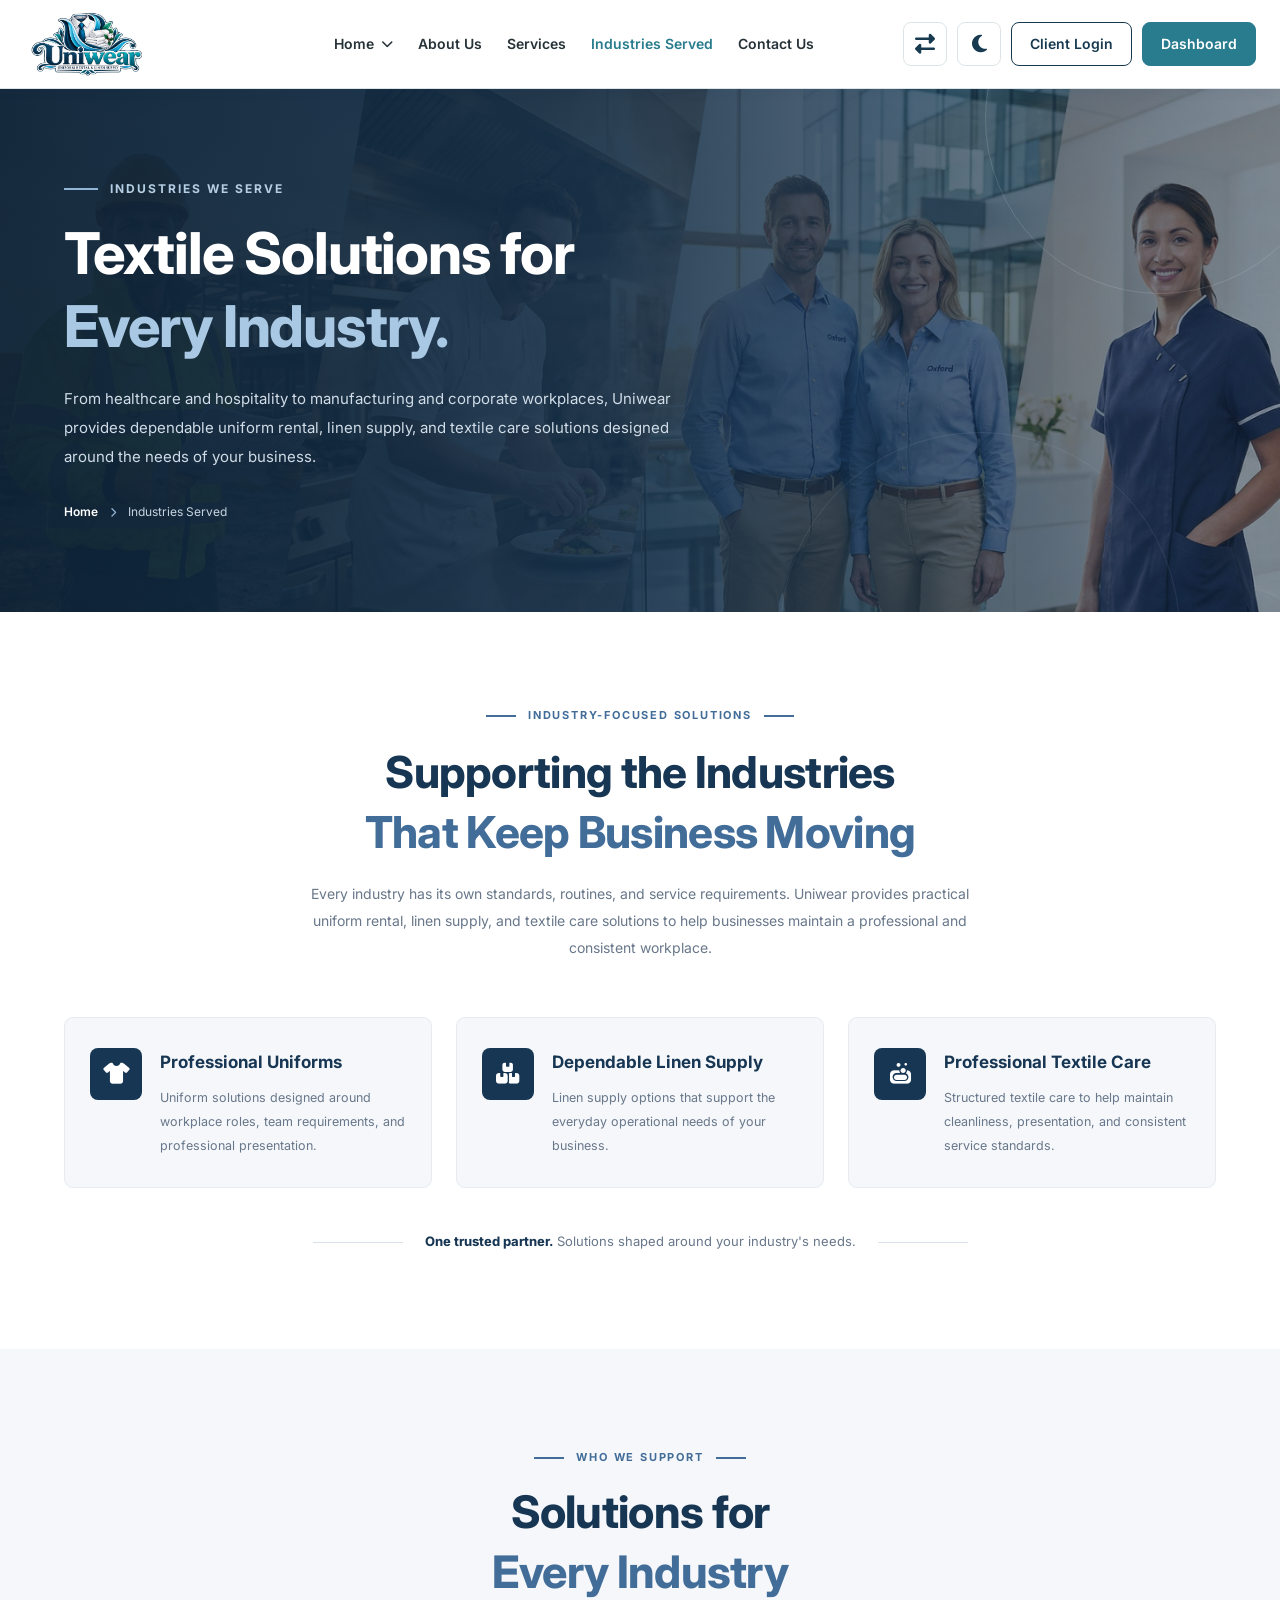
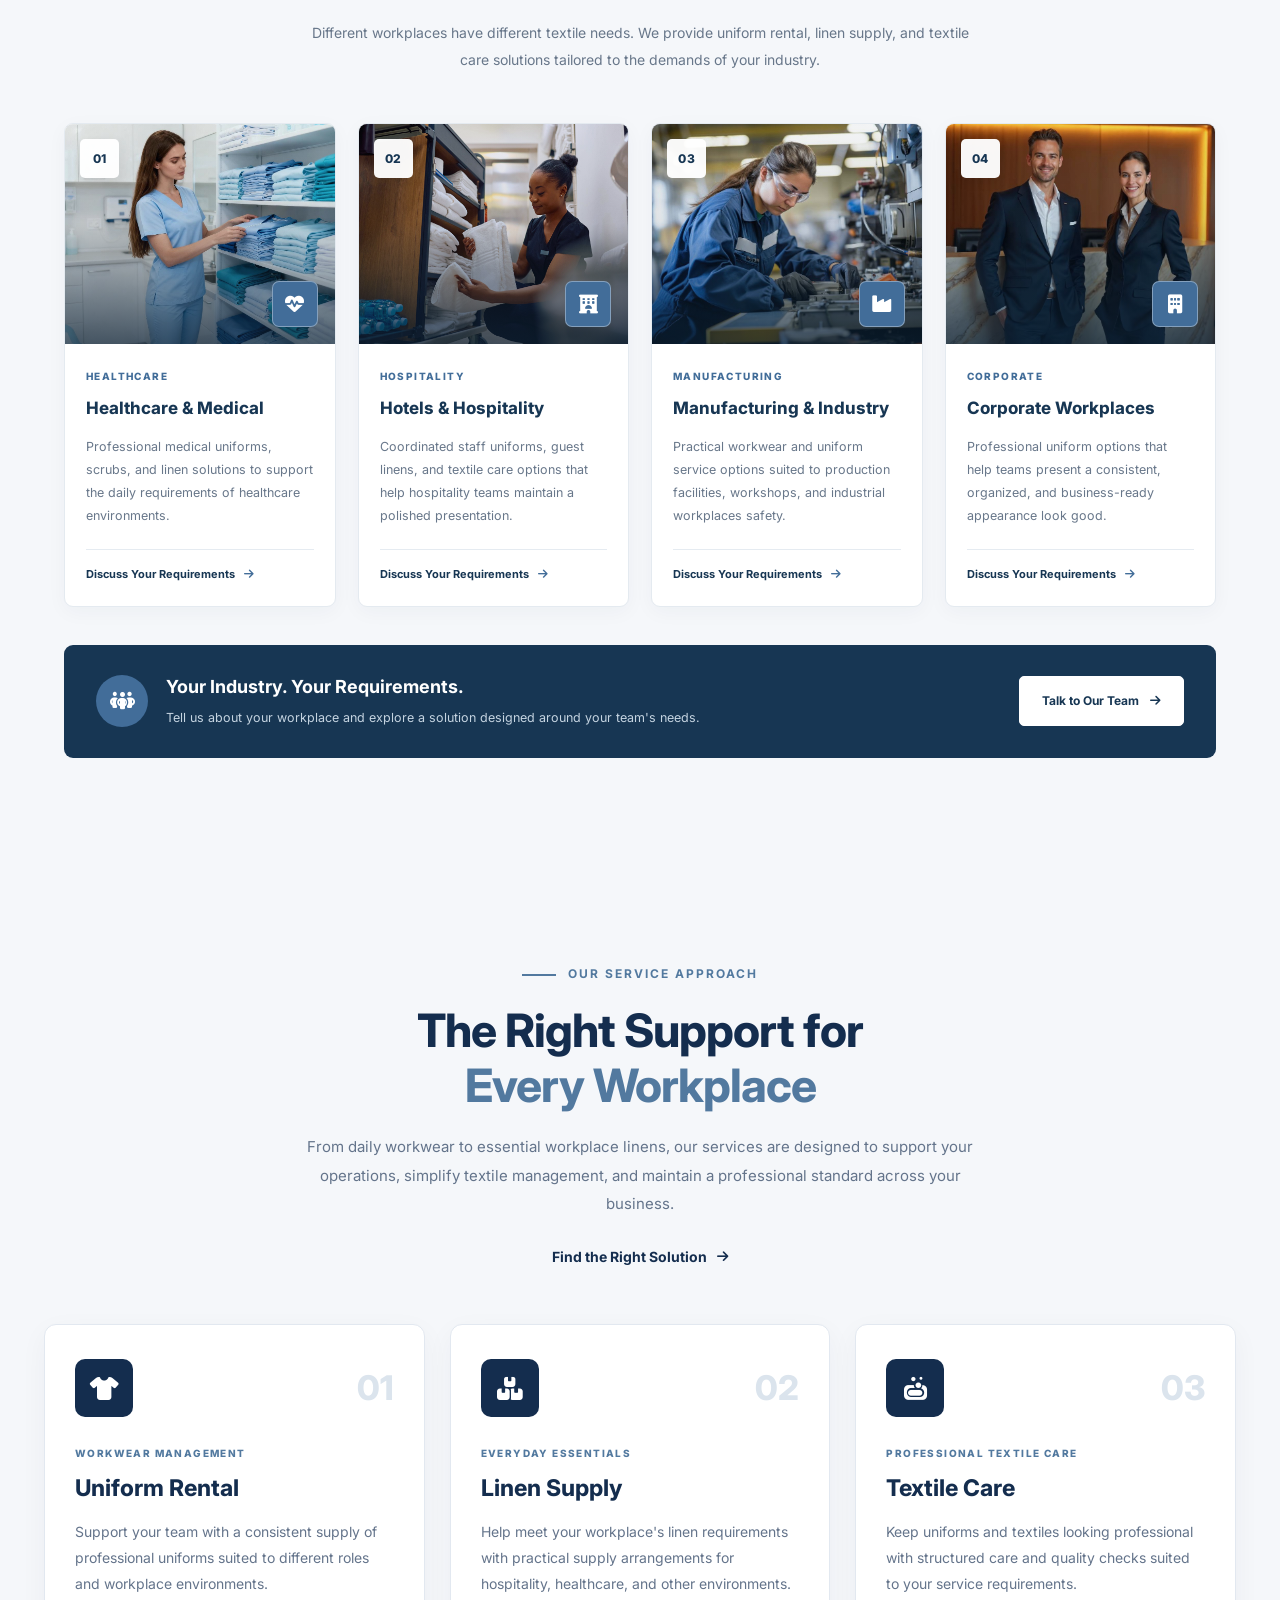
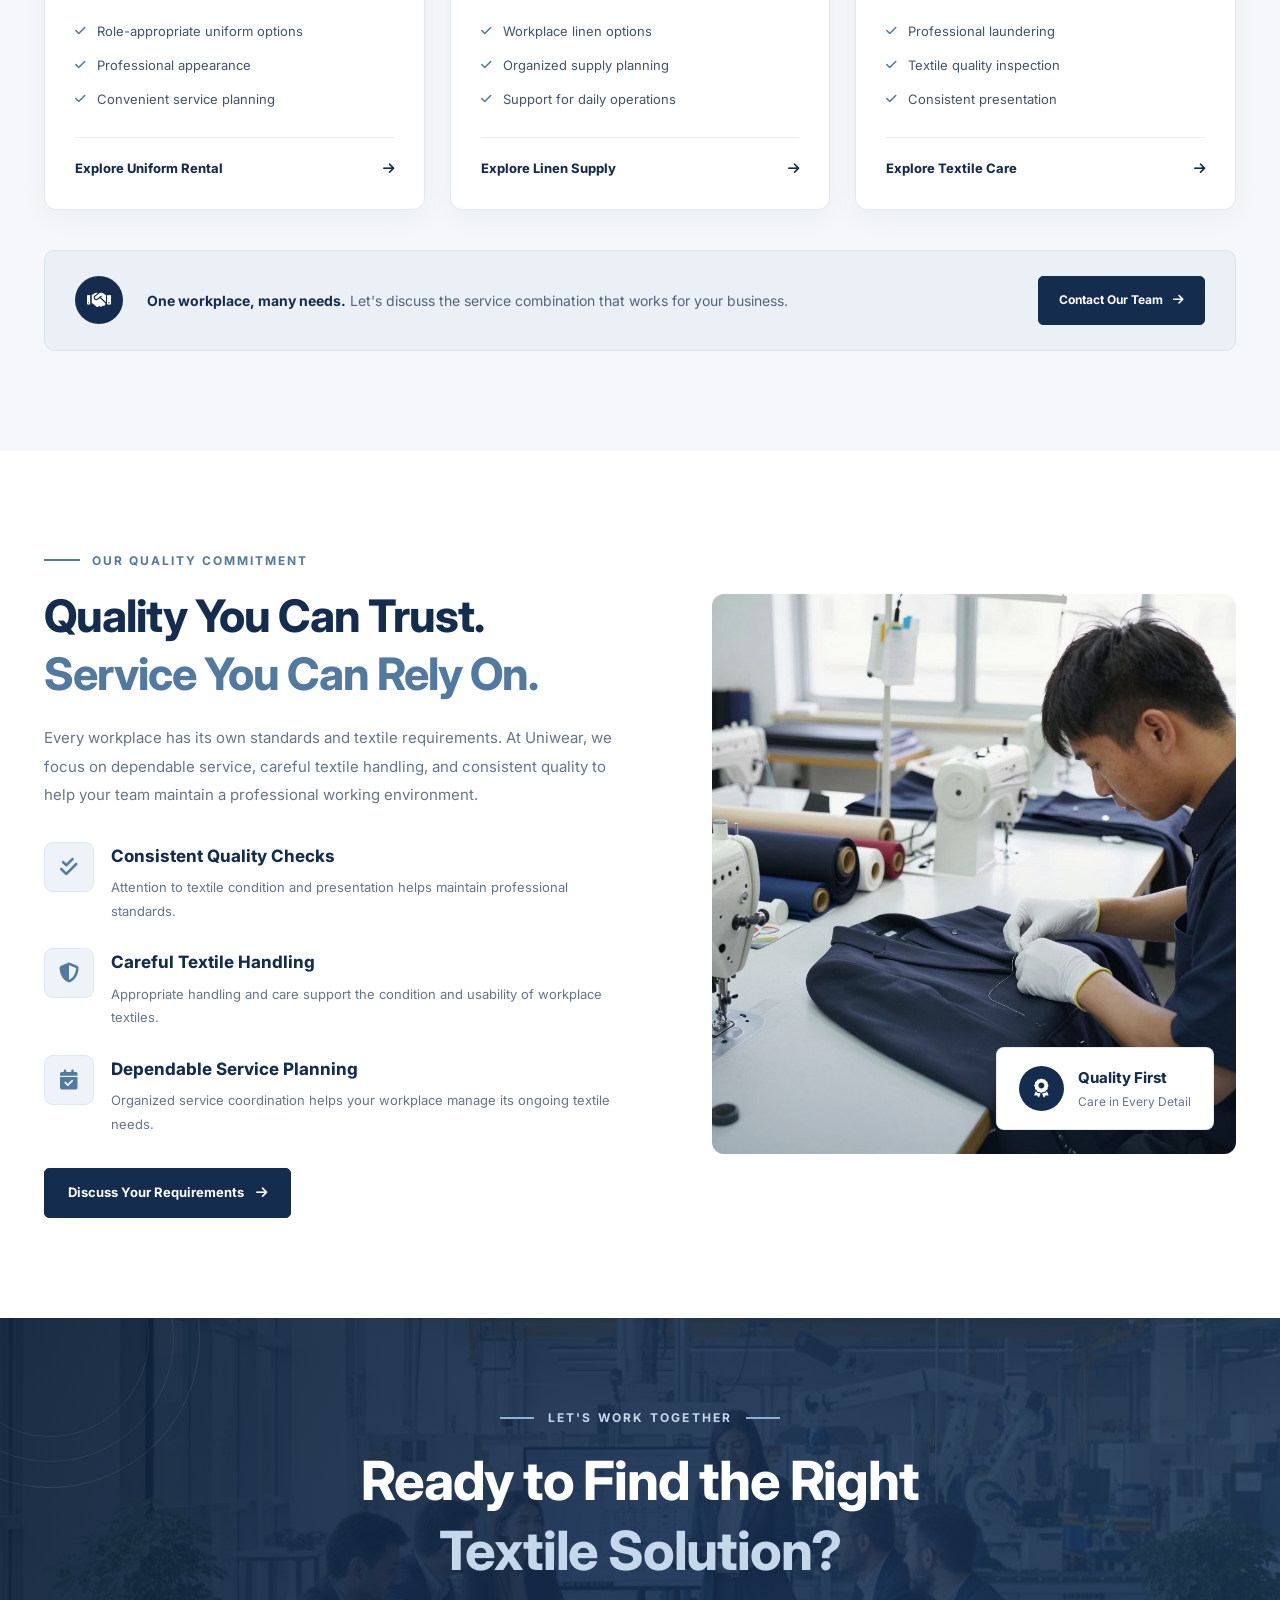
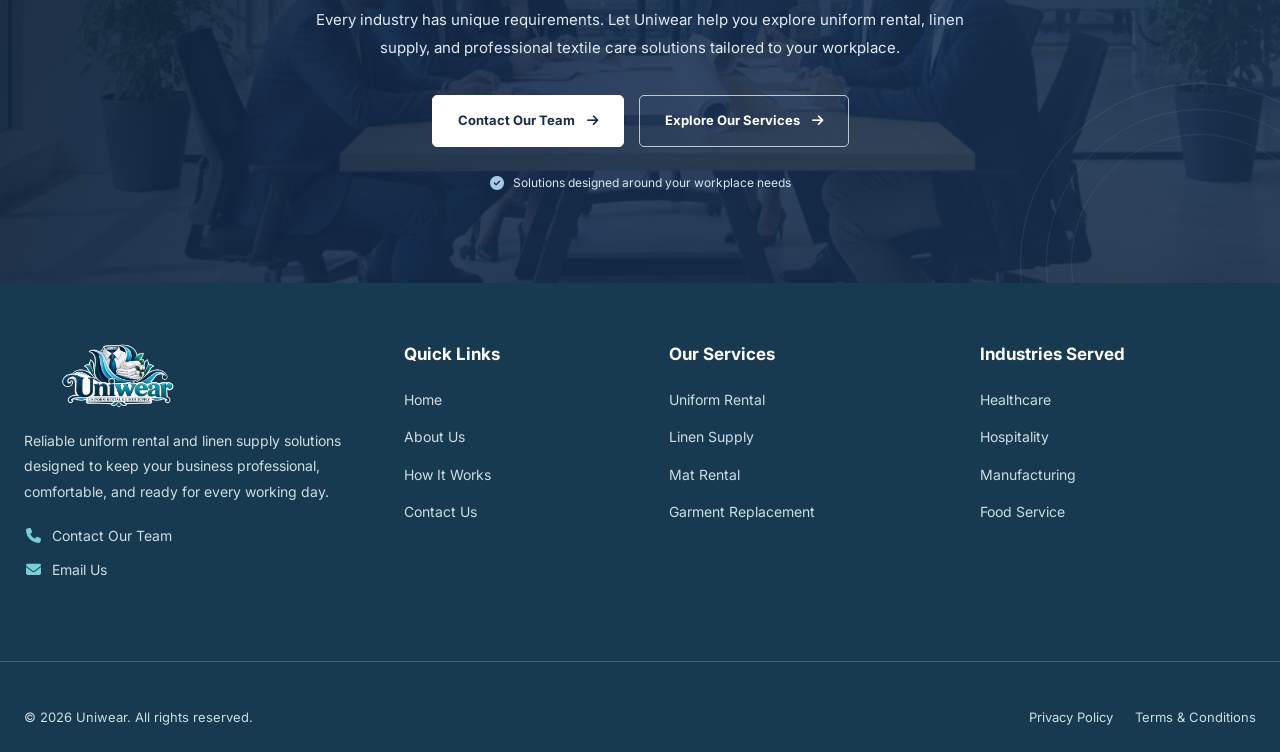
<file: industries.html>
<!DOCTYPE html>
<html lang="en" dir="ltr" data-theme="light">

<head>
  <meta charset="UTF-8">
  <meta name="viewport" content="width=device-width, initial-scale=1.0">
  <meta name="theme-color" content="#173A50">

  <title>Uniwear | Uniform Rental &amp; Linen Supply</title>
  <!-- Favicon -->

  <link rel="icon" type="image/png" href="images/logo.png">


  <!-- Google Fonts -->
  <link rel="preconnect" href="https://fonts.googleapis.com">
  <link rel="preconnect" href="https://fonts.gstatic.com" crossorigin>
  <link
    href="https://fonts.googleapis.com/css2?family=Inter:wght@400;500;600;700;800&display=swap"
    rel="stylesheet"
  >

  <!-- Font Awesome for RTL and Dark Mode Icons -->
  <link
    rel="stylesheet"
    href="https://cdnjs.cloudflare.com/ajax/libs/font-awesome/6.7.2/css/all.min.css"
  >

  <!-- Stylesheets -->
  <link rel="stylesheet" href="css/style.css">
  <link rel="stylesheet" href="css/responsive.css">
</head>

<body>

  <!-- ================= HEADER ================= -->
  <header class="site-header" id="siteHeader">

    <div class="header-container">

      <!-- LOGO -->
      <a href="index.html" class="site-logo" aria-label="Uniwear Home">

        <img
          src="images/logo.png"
          alt="Uniwear Uniform Rental and Linen Supply Company"
          class="logo-image logo-light"
        >

        <img
          src="images/logo.png"
          alt=""
          aria-hidden="true"
          class="logo-image logo-dark"
        >

      </a>


      <!-- HAMBURGER MENU -->
      <button
        type="button"
        class="menu-toggle"
        id="menuToggle"
        aria-label="Open navigation menu"
        aria-controls="mainNavigation"
        aria-expanded="false"
      >
        <span></span>
        <span></span>
        <span></span>
      </button>


      <!-- MAIN NAVIGATION -->
      <nav
        class="main-navigation"
        id="mainNavigation"
        aria-label="Main navigation"
      >

        <!-- CENTER NAVIGATION LINKS -->
        <ul class="nav-list">

          <!-- HOME DROPDOWN -->
          <li class="nav-item home-item">

            <button
              type="button"
              class="home-dropdown-toggle"
              id="homeDropdownToggle"
              aria-expanded="false"
              aria-controls="homeDropdown"
            >
              <span>Home</span>

              <i
                class="fa-solid fa-chevron-down dropdown-arrow"
                aria-hidden="true"
              ></i>
            </button>

            <ul class="home-dropdown" id="homeDropdown">

              <li>
                <a href="index.html">Home 1</a>
              </li>

              <li>
                <a href="home-2.html">Home 2</a>
              </li>

            </ul>

          </li>


          <!-- OTHER NAVIGATION LINKS -->
          <li class="nav-item">
            <a href="about.html">About Us</a>
          </li>

          <li class="nav-item">
            <a href="services.html">Services</a>
          </li>

          <li class="nav-item">
            <a href="industries.html">Industries Served</a>
          </li>

          

          <li class="nav-item">
            <a href="contact.html">Contact Us</a>
          </li>

        </ul>


        <!-- RIGHT-SIDE ACTIONS -->
        <div class="nav-actions">

          <!-- RTL BUTTON -->
          <button
            type="button"
            class="header-control-btn rtl-toggle"
            id="rtlToggle"
            aria-label="Switch to RTL mode"
            aria-pressed="false"
            title="RTL Mode"
          >
            <i
              class="fa-solid fa-right-left"
              aria-hidden="true"
            ></i>
          </button>


          <!-- DARK MODE BUTTON -->
          <button
            type="button"
            class="header-control-btn dark-mode-toggle"
            id="darkModeToggle"
            aria-label="Enable dark mode"
            aria-pressed="false"
            title="Dark Mode"
          >
            <i
              class="fa-solid fa-moon"
              aria-hidden="true"
            ></i>
          </button>


          <!-- CLIENT LOGIN -->
          <a href="login.html" class="login-btn">
            Client Login
          </a>


          <!-- DASHBOARD -->
          <a href="dashboard.html" class="dashboard-btn">
            Dashboard
          </a>

        </div>

      </nav>

    </div>

  </header>
  <!-- ================= END HEADER ================= -->


  <!-- ================= MAIN CONTENT ================= -->
  <main id="mainContent">
<!-- =====================================================
     INDUSTRIES PAGE: HERO SECTION
====================================================== -->

<section class="industries-hero">

    <!-- BACKGROUND IMAGE -->
    <div class="industries-hero-background">
        <img
            src="images/industries-hero-workplace.jpg"
            alt="Professional uniforms and textile solutions for different industries"
        >
    </div>

    <!-- OVERLAY -->
    <div class="industries-hero-overlay"></div>

    <!-- DECORATIVE ELEMENTS -->
    <div class="industries-hero-decoration industries-hero-decoration-one"
         aria-hidden="true"></div>

    <div class="industries-hero-decoration industries-hero-decoration-two"
         aria-hidden="true"></div>

    <!-- HERO CONTENT -->
    <div class="industries-hero-container">

        <div class="industries-hero-content">

            <!-- EYEBROW -->
            <div class="industries-hero-eyebrow">
                <span class="industries-hero-eyebrow-line"></span>
                INDUSTRIES WE SERVE
            </div>

            <!-- TITLE -->
            <h1 class="industries-hero-title">
                Textile Solutions for
                <span>Every Industry.</span>
            </h1>

            <!-- DESCRIPTION -->
            <p class="industries-hero-description">
                From healthcare and hospitality to manufacturing and
                corporate workplaces, Uniwear provides dependable uniform
                rental, linen supply, and textile care solutions designed
                around the needs of your business.
            </p>

            <!-- BREADCRUMB -->
            <nav class="industries-hero-breadcrumb"
                 aria-label="Breadcrumb">

                <a href="index.html">Home</a>

                <i class="fa-solid fa-chevron-right"
                   aria-hidden="true"></i>

                <span aria-current="page">Industries Served</span>

            </nav>

        </div>

    </div>

</section>
<!-- =====================================================
     INDUSTRIES SECTION 2: INDUSTRIES OVERVIEW
====================================================== -->

<section class="industries-overview" id="industriesOverview">

    <div class="industries-overview-container">

        <!-- SECTION HEADER -->
        <div class="industries-overview-header">

            <div class="industries-overview-eyebrow">
                <span class="industries-overview-eyebrow-line"></span>
                INDUSTRY-FOCUSED SOLUTIONS
                <span class="industries-overview-eyebrow-line"></span>
            </div>

            <h2 class="industries-overview-title">
                Supporting the Industries
                <span>That Keep Business Moving</span>
            </h2>

            <p class="industries-overview-description">
                Every industry has its own standards, routines, and service
                requirements. Uniwear provides practical uniform rental,
                linen supply, and textile care solutions to help businesses
                maintain a professional and consistent workplace.
            </p>

        </div>


        <!-- SERVICE HIGHLIGHTS -->
        <div class="industries-overview-highlights">

            <!-- HIGHLIGHT 1 -->
            <article class="industries-overview-highlight">

                <div class="industries-overview-icon">
                    <i class="fa-solid fa-shirt"></i>
                </div>

                <div class="industries-overview-highlight-content">
                    <h3>Professional Uniforms</h3>

                    <p>
                        Uniform solutions designed around workplace roles,
                        team requirements, and professional presentation.
                    </p>
                </div>

            </article>


            <!-- HIGHLIGHT 2 -->
            <article class="industries-overview-highlight">

                <div class="industries-overview-icon">
                    <i class="fa-solid fa-boxes-stacked"></i>
                </div>

                <div class="industries-overview-highlight-content">
                    <h3>Dependable Linen Supply</h3>

                    <p>
                        Linen supply options that support the everyday
                        operational needs of your business.
                    </p>
                </div>

            </article>


            <!-- HIGHLIGHT 3 -->
            <article class="industries-overview-highlight">

                <div class="industries-overview-icon">
                    <i class="fa-solid fa-soap"></i>
                </div>

                <div class="industries-overview-highlight-content">
                    <h3>Professional Textile Care</h3>

                    <p>
                        Structured textile care to help maintain cleanliness,
                        presentation, and consistent service standards.
                    </p>
                </div>

            </article>

        </div>


        <!-- BOTTOM STATEMENT -->
        <div class="industries-overview-bottom">

            <div class="industries-overview-bottom-line"></div>

            <p>
                <strong>One trusted partner.</strong>
                Solutions shaped around your industry's needs.
            </p>

            <div class="industries-overview-bottom-line"></div>

        </div>

    </div>

</section>
<!-- =====================================================
     INDUSTRIES SECTION 3: INDUSTRIES WE SERVE
====================================================== -->

<section class="industries-served" id="industriesServed">

    <div class="industries-served-container">

        <!-- SECTION HEADER -->
        <div class="industries-served-header">

            <div class="industries-served-eyebrow">
                <span class="industries-served-eyebrow-line"></span>
                WHO WE SUPPORT
                <span class="industries-served-eyebrow-line"></span>
            </div>

            <h2 class="industries-served-title">
                Solutions for
                <span>Every Industry</span>
            </h2>

            <p class="industries-served-description">
                Different workplaces have different textile needs.
                We provide uniform rental, linen supply, and textile
                care solutions tailored to the demands of your industry.
            </p>

        </div>


        <!-- INDUSTRY CARDS -->
        <div class="industries-served-grid">

            <!-- HEALTHCARE -->
            <article class="industries-served-card">

                <a href="contact.html"
                   class="industries-served-image-link"
                   aria-label="Enquire about healthcare uniform and linen solutions">

                    <div class="industries-served-image-wrap">

                        <img
                            src="images/industries-served-healthcare.jpg"
                            alt="Healthcare professionals wearing clean medical uniforms"
                            class="industries-served-image"
                            loading="lazy"
                        >

                        <span class="industries-served-number">01</span>

                        <div class="industries-served-image-overlay"></div>

                        <div class="industries-served-image-icon">
                            <i class="fa-solid fa-heart-pulse"></i>
                        </div>

                    </div>

                </a>

                <div class="industries-served-card-content">

                    <span class="industries-served-category">
                        HEALTHCARE
                    </span>

                    <h3>
                        Healthcare & Medical
                    </h3>

                    <p>
                        Professional medical uniforms, scrubs, and linen
                        solutions to support the daily requirements of
                        healthcare environments.
                    </p>

                    <a href="contact.html"
                       class="industries-served-link">
                        Discuss Your Requirements
                        <i class="fa-solid fa-arrow-right"></i>
                    </a>

                </div>

            </article>


            <!-- HOSPITALITY -->
            <article class="industries-served-card">

                <a href="contact.html"
                   class="industries-served-image-link"
                   aria-label="Enquire about hospitality uniform and linen solutions">

                    <div class="industries-served-image-wrap">

                        <img
                            src="images/industries-served-hospitality.jpg"
                            alt="Hospitality staff and neatly prepared hotel linen"
                            class="industries-served-image"
                            loading="lazy"
                        >

                        <span class="industries-served-number">02</span>

                        <div class="industries-served-image-overlay"></div>

                        <div class="industries-served-image-icon">
                            <i class="fa-solid fa-hotel"></i>
                        </div>

                    </div>

                </a>

                <div class="industries-served-card-content">

                    <span class="industries-served-category">
                        HOSPITALITY
                    </span>

                    <h3>
                        Hotels & Hospitality
                    </h3>

                    <p>
                        Coordinated staff uniforms, guest linens, and
                        textile care options that help hospitality teams
                        maintain a polished presentation.
                    </p>

                    <a href="contact.html"
                       class="industries-served-link">
                        Discuss Your Requirements
                        <i class="fa-solid fa-arrow-right"></i>
                    </a>

                </div>

            </article>


            <!-- MANUFACTURING -->
            <article class="industries-served-card">

                <a href="contact.html"
                   class="industries-served-image-link"
                   aria-label="Enquire about manufacturing workwear solutions">

                    <div class="industries-served-image-wrap">

                        <img
                            src="images/industries-served-manufacturing.jpg"
                            alt="Manufacturing employees wearing professional industrial workwear"
                            class="industries-served-image"
                            loading="lazy"
                        >

                        <span class="industries-served-number">03</span>

                        <div class="industries-served-image-overlay"></div>

                        <div class="industries-served-image-icon">
                            <i class="fa-solid fa-industry"></i>
                        </div>

                    </div>

                </a>

                <div class="industries-served-card-content">

                    <span class="industries-served-category">
                        MANUFACTURING
                    </span>

                    <h3>
                        Manufacturing & Industry
                    </h3>

                    <p>
                        Practical workwear and uniform service options
                        suited to production facilities, workshops,
                        and industrial workplaces safety.
                    </p>

                    <a href="contact.html"
                       class="industries-served-link">
                        Discuss Your Requirements
                        <i class="fa-solid fa-arrow-right"></i>
                    </a>

                </div>

            </article>


            <!-- CORPORATE -->
            <article class="industries-served-card">

                <a href="contact.html"
                   class="industries-served-image-link"
                   aria-label="Enquire about corporate uniform solutions">

                    <div class="industries-served-image-wrap">

                        <img
                            src="images/industries-served-corporate.jpg"
                            alt="Corporate employees in coordinated professional business attire"
                            class="industries-served-image"
                            loading="lazy"
                        >

                        <span class="industries-served-number">04</span>

                        <div class="industries-served-image-overlay"></div>

                        <div class="industries-served-image-icon">
                            <i class="fa-solid fa-building"></i>
                        </div>

                    </div>

                </a>

                <div class="industries-served-card-content">

                    <span class="industries-served-category">
                        CORPORATE
                    </span>

                    <h3>
                        Corporate Workplaces
                    </h3>

                    <p>
                        Professional uniform options that help teams
                        present a consistent, organized, and
                        business-ready appearance look good.
                    </p>

                    <a href="contact.html"
                       class="industries-served-link">
                        Discuss Your Requirements
                        <i class="fa-solid fa-arrow-right"></i>
                    </a>

                </div>

            </article>

        </div>


        <!-- BOTTOM CTA -->
        <div class="industries-served-bottom">

            <div class="industries-served-bottom-content">

                <div class="industries-served-bottom-icon">
                    <i class="fa-solid fa-people-group"></i>
                </div>

                <div>
                    <h3>Your Industry. Your Requirements.</h3>

                    <p>
                        Tell us about your workplace and explore a
                        solution designed around your team's needs.
                    </p>
                </div>

            </div>

            <a href="contact.html" class="industries-served-btn">
                Talk to Our Team
                <i class="fa-solid fa-arrow-right"></i>
            </a>

        </div>

    </div>

</section>
<!-- =====================================================
     INDUSTRIES SECTION 4: SOLUTIONS FOR EVERY WORKPLACE
====================================================== -->

<section class="industries-solutions" id="industrySolutions">

    <div class="industries-solutions-container">

        <!-- SECTION HEADER -->
        <div class="industries-solutions-header">

            <div class="industries-solutions-eyebrow">
                <span class="industries-solutions-eyebrow-line"></span>
                OUR SERVICE APPROACH
            </div>

            <h2 class="industries-solutions-title">
                The Right Support for
                <span>Every Workplace</span>
            </h2>

            <p class="industries-solutions-description">
                From daily workwear to essential workplace linens, our
                services are designed to support your operations, simplify
                textile management, and maintain a professional standard
                across your business.
            </p>

            <a href="contact.html" class="industries-solutions-main-link">
                Find the Right Solution
                <i class="fa-solid fa-arrow-right"></i>
            </a>

        </div>


        <!-- SERVICE SOLUTIONS -->
        <div class="industries-solutions-grid">

            <!-- UNIFORM RENTAL -->
            <article class="industries-solutions-card">

                <div class="industries-solutions-card-top">

                    <div class="industries-solutions-icon">
                        <i class="fa-solid fa-shirt"></i>
                    </div>

                    <span class="industries-solutions-number">01</span>

                </div>

                <span class="industries-solutions-label">
                    WORKWEAR MANAGEMENT
                </span>

                <h3>Uniform Rental</h3>

                <p>
                    Support your team with a consistent supply of
                    professional uniforms suited to different roles
                    and workplace environments.
                </p>

                <ul class="industries-solutions-list">
                    <li>
                        <i class="fa-solid fa-check"></i>
                        Role-appropriate uniform options
                    </li>

                    <li>
                        <i class="fa-solid fa-check"></i>
                        Professional appearance
                    </li>

                    <li>
                        <i class="fa-solid fa-check"></i>
                        Convenient service planning
                    </li>
                </ul>

                <a href="services.html#uniformRental"
                   class="industries-solutions-card-link">
                    Explore Uniform Rental
                    <i class="fa-solid fa-arrow-right"></i>
                </a>

            </article>


            <!-- LINEN SUPPLY -->
            <article class="industries-solutions-card">

                <div class="industries-solutions-card-top">

                    <div class="industries-solutions-icon">
                        <i class="fa-solid fa-boxes-stacked"></i>
                    </div>

                    <span class="industries-solutions-number">02</span>

                </div>

                <span class="industries-solutions-label">
                    EVERYDAY ESSENTIALS
                </span>

                <h3>Linen Supply</h3>

                <p>
                    Help meet your workplace's linen requirements with
                    practical supply arrangements for hospitality,
                    healthcare, and other environments.
                </p>

                <ul class="industries-solutions-list">
                    <li>
                        <i class="fa-solid fa-check"></i>
                        Workplace linen options
                    </li>

                    <li>
                        <i class="fa-solid fa-check"></i>
                        Organized supply planning
                    </li>

                    <li>
                        <i class="fa-solid fa-check"></i>
                        Support for daily operations
                    </li>
                </ul>

                <a href="services.html#linenSupply"
                   class="industries-solutions-card-link">
                    Explore Linen Supply
                    <i class="fa-solid fa-arrow-right"></i>
                </a>

            </article>


            <!-- TEXTILE CARE -->
            <article class="industries-solutions-card">

                <div class="industries-solutions-card-top">

                    <div class="industries-solutions-icon">
                        <i class="fa-solid fa-soap"></i>
                    </div>

                    <span class="industries-solutions-number">03</span>

                </div>

                <span class="industries-solutions-label">
                    PROFESSIONAL TEXTILE CARE
                </span>

                <h3>Textile Care</h3>

                <p>
                    Keep uniforms and textiles looking professional
                    with structured care and quality checks suited
                    to your service requirements.
                </p>

                <ul class="industries-solutions-list">
                    <li>
                        <i class="fa-solid fa-check"></i>
                        Professional laundering
                    </li>

                    <li>
                        <i class="fa-solid fa-check"></i>
                        Textile quality inspection
                    </li>

                    <li>
                        <i class="fa-solid fa-check"></i>
                        Consistent presentation
                    </li>
                </ul>

                <a href="services.html#textileCare"
                   class="industries-solutions-card-link">
                    Explore Textile Care
                    <i class="fa-solid fa-arrow-right"></i>
                </a>

            </article>

        </div>


        <!-- BOTTOM NOTE -->
        <div class="industries-solutions-bottom">

            <div class="industries-solutions-bottom-icon">
                <i class="fa-solid fa-handshake"></i>
            </div>

            <p>
                <strong>One workplace, many needs.</strong>
                Let's discuss the service combination that works for your business.
            </p>

            <a href="contact.html" class="industries-solutions-bottom-link">
                Contact Our Team
                <i class="fa-solid fa-arrow-right"></i>
            </a>

        </div>

    </div>

</section>
<!-- =====================================================
     INDUSTRIES SECTION 5: QUALITY & RELIABILITY
====================================================== -->

<section class="industries-quality" id="industryQuality">

    <div class="industries-quality-container">

        <!-- LEFT: CONTENT -->
        <div class="industries-quality-content">

            <div class="industries-quality-eyebrow">
                <span class="industries-quality-eyebrow-line"></span>
                OUR QUALITY COMMITMENT
            </div>

            <h2 class="industries-quality-title">
                Quality You Can Trust.
                <span>Service You Can Rely On.</span>
            </h2>

            <p class="industries-quality-description">
                Every workplace has its own standards and textile
                requirements. At Uniwear, we focus on dependable service,
                careful textile handling, and consistent quality to help
                your team maintain a professional working environment.
            </p>

            <!-- QUALITY FEATURES -->
            <div class="industries-quality-features">

                <div class="industries-quality-feature">

                    <div class="industries-quality-feature-icon">
                        <i class="fa-solid fa-check-double"></i>
                    </div>

                    <div class="industries-quality-feature-text">
                        <h3>Consistent Quality Checks</h3>
                        <p>
                            Attention to textile condition and presentation
                            helps maintain professional standards.
                        </p>
                    </div>

                </div>


                <div class="industries-quality-feature">

                    <div class="industries-quality-feature-icon">
                        <i class="fa-solid fa-shield-halved"></i>
                    </div>

                    <div class="industries-quality-feature-text">
                        <h3>Careful Textile Handling</h3>
                        <p>
                            Appropriate handling and care support the
                            condition and usability of workplace textiles.
                        </p>
                    </div>

                </div>


                <div class="industries-quality-feature">

                    <div class="industries-quality-feature-icon">
                        <i class="fa-solid fa-calendar-check"></i>
                    </div>

                    <div class="industries-quality-feature-text">
                        <h3>Dependable Service Planning</h3>
                        <p>
                            Organized service coordination helps your
                            workplace manage its ongoing textile needs.
                        </p>
                    </div>

                </div>

            </div>

            <!-- CTA -->
            <a href="contact.html" class="industries-quality-button">
                Discuss Your Requirements
                <i class="fa-solid fa-arrow-right"></i>
            </a>

        </div>


        <!-- RIGHT: IMAGE -->
        <div class="industries-quality-visual">

            <div class="industries-quality-image-wrap">

                <img
                    src="images/industries-quality-reliability.jpg"
                    alt="Professional inspection and care of clean workplace uniforms and textiles"
                    class="industries-quality-image"
                    loading="lazy"
                >

                <div class="industries-quality-image-overlay"></div>

                <!-- IMAGE BADGE -->
                <div class="industries-quality-image-badge">

                    <div class="industries-quality-badge-icon">
                        <i class="fa-solid fa-award"></i>
                    </div>

                    <div class="industries-quality-badge-text">
                        <strong>Quality First</strong>
                        <span>Care in Every Detail</span>
                    </div>

                </div>

            </div>

            <!-- DECORATIVE ELEMENT -->
            <div
                class="industries-quality-decoration"
                aria-hidden="true">
            </div>

        </div>

    </div>

</section>
<!-- =====================================================
     INDUSTRIES SECTION 6: FINAL CTA
====================================================== -->

<section class="industries-final-cta" id="industriesFinalCta">

    <!-- BACKGROUND IMAGE -->
    <div class="industries-final-cta-background">
        <img
            src="images/industries-final-cta.jpg"
            alt="Professionally prepared workplace uniforms and linen"
            class="industries-final-cta-image"
            loading="lazy"
        >
    </div>

    <!-- NAVY OVERLAY -->
    <div class="industries-final-cta-overlay"></div>

    <!-- DECORATIVE ELEMENTS -->
    <div
        class="industries-final-cta-decoration industries-final-cta-decoration-left"
        aria-hidden="true">
    </div>

    <div
        class="industries-final-cta-decoration industries-final-cta-decoration-right"
        aria-hidden="true">
    </div>

    <!-- CONTENT -->
    <div class="industries-final-cta-container">

        <div class="industries-final-cta-content">

            <div class="industries-final-cta-eyebrow">
                <span class="industries-final-cta-eyebrow-line"></span>
                LET'S WORK TOGETHER
                <span class="industries-final-cta-eyebrow-line"></span>
            </div>

            <h2 class="industries-final-cta-title">
                Ready to Find the Right
                <span>Textile Solution?</span>
            </h2>

            <p class="industries-final-cta-description">
                Every industry has unique requirements. Let Uniwear help
                you explore uniform rental, linen supply, and professional
                textile care solutions tailored to your workplace.
            </p>

            <!-- CTA BUTTONS -->
            <div class="industries-final-cta-actions">

                <a
                    href="contact.html"
                    class="industries-final-cta-button industries-final-cta-button-primary"
                >
                    Contact Our Team
                    <i class="fa-solid fa-arrow-right"></i>
                </a>

                <a
                    href="services.html"
                    class="industries-final-cta-button industries-final-cta-button-secondary"
                >
                    Explore Our Services
                    <i class="fa-solid fa-arrow-right"></i>
                </a>

            </div>

            <!-- SUPPORTING NOTE -->
            <div class="industries-final-cta-note">
                <i class="fa-solid fa-circle-check"></i>
                <span>Solutions designed around your workplace needs</span>
            </div>

        </div>

    </div>

</section>
     </main>
<!-- ================= END MAIN CONTENT ================= -->
<!-- ================= FOOTER ================= -->
<footer class="site-footer" id="siteFooter">

  <div class="footer-container">

    <!-- Company Information -->
    <div class="footer-column footer-about">

      <a href="index.html" class="footer-logo">
        <img
          src="images/logo.png"
          alt="Uniwear Uniform Rental and Linen Supply"
          class="footer-logo-image"
        >
      </a>

      <p>
        Reliable uniform rental and linen supply solutions
        designed to keep your business professional,
        comfortable, and ready for every working day.
      </p>

      <div class="footer-contact">
        <p>
          <i class="fa-solid fa-phone" aria-hidden="true"></i>
          <a href="tel:+10000000000">Contact Our Team</a>
        </p>

        <p>
          <i class="fa-solid fa-envelope" aria-hidden="true"></i>
          <a href="mailto:info@yourcompany.com">
            Email Us
          </a>
        </p>
      </div>

    </div>


    <!-- Quick Links -->
    <div class="footer-column">

      <h3>Quick Links</h3>

      <ul class="footer-links">
        <li><a href="index.html">Home</a></li>
        <li><a href="about.html">About Us</a></li>
        <li><a href="how-it-works.html">How It Works</a></li>
        <li><a href="contact.html">Contact Us</a></li>
      </ul>

    </div>


    <!-- Our Services -->
    <div class="footer-column">

      <h3>Our Services</h3>

      <ul class="footer-links">
        <li><a href="services.html">Uniform Rental</a></li>
        <li><a href="services.html">Linen Supply</a></li>
        <li><a href="services.html">Mat Rental</a></li>
        <li><a href="services.html">Garment Replacement</a></li>
      </ul>

    </div>


    <!-- Industries -->
    <div class="footer-column">

      <h3>Industries Served</h3>

      <ul class="footer-links">
        <li><a href="industries.html">Healthcare</a></li>
        <li><a href="industries.html">Hospitality</a></li>
        <li><a href="industries.html">Manufacturing</a></li>
        <li><a href="industries.html">Food Service</a></li>
      </ul>

    </div>

  </div>


  <!-- Footer Bottom -->
  <div class="footer-bottom">

    <div class="footer-bottom-container">

      <p>
        &copy; <span id="currentYear"></span>
        Uniwear. All rights reserved.
      </p>

      <div class="footer-legal-links">
        <a href="privacy-policy.html">Privacy Policy</a>
        <a href="terms.html">Terms &amp; Conditions</a>
      </div>

    </div>

  </div>

</footer>
<!-- ================= END FOOTER ================= -->
<!-- JAVASCRIPT -->
  <script src="js/script.js"></script>
  <script src="js/theme-controls.js"></script>
</body>
</html>
</file>
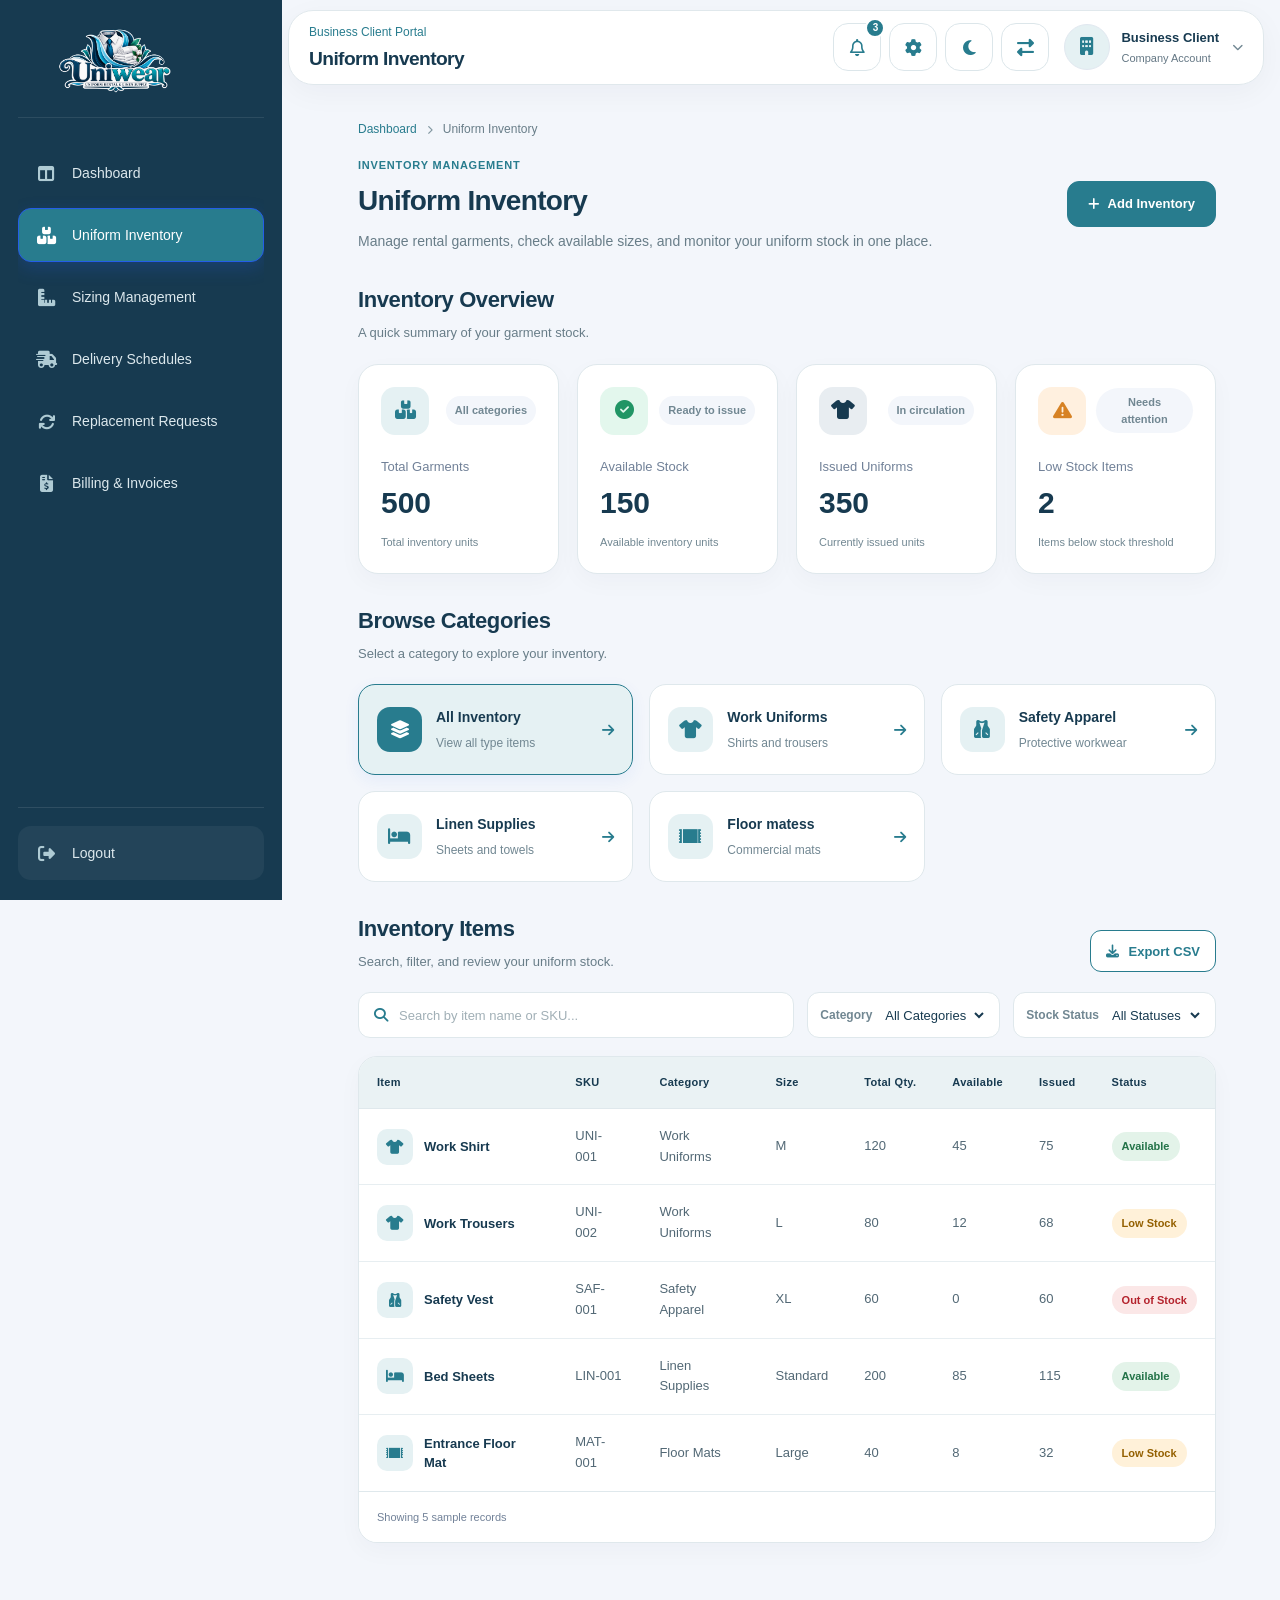
<file: inventory.html>
<!DOCTYPE html>
<html lang="en" dir="ltr" data-theme="light">

<head>
    <meta charset="UTF-8">
    <meta name="viewport" content="width=device-width, initial-scale=1.0">

    <title>Uniform Inventory | Uniwear</title>
    <!-- Favicon -->

  <link rel="icon" type="image/png" href="images/logo.png">


    <!-- Font Awesome -->
    <link rel="stylesheet"
          href="https://cdnjs.cloudflare.com/ajax/libs/font-awesome/6.5.2/css/all.min.css">

    <!-- Shared Dashboard Styles -->
    <link rel="stylesheet" href="css/dashboard.css">
    <link rel="stylesheet" href="css/dash-res.css">

   
</head>

<body>

<div class="uw-dashboard-layout" id="uwDashboardLayout">

    <!-- SIDEBAR OVERLAY -->
    <div class="uw-sidebar-overlay" id="uwSidebarOverlay"></div>

    <!-- =====================================
         SIDEBAR
    ====================================== -->

    <aside class="uw-sidebar" id="uwSidebar">

        <div class="uw-sidebar-brand">

            <a href="index.html"
               class="uw-brand-logo"
               aria-label="Go to Uniwear home">

                <img src="images/logo.png"
                     alt="Uniwear Logo"
                     class="uw-brand-image">

            </a>

            <button class="uw-sidebar-close"
                    id="uwSidebarClose"
                    type="button"
                    aria-label="Close sidebar">
                <i class="fa-solid fa-xmark"></i>
            </button>

        </div>

        <nav class="uw-sidebar-nav" aria-label="Dashboard navigation">

            <a href="dashboard.html" class="uw-sidebar-link">
                <i class="fa-solid fa-table-columns"></i>
                <span>Dashboard</span>
            </a>

            <a href="inventory.html"
               class="uw-sidebar-link active"
               aria-current="page">
                <i class="fa-solid fa-boxes-stacked"></i>
                <span>Uniform Inventory</span>
            </a>

            <a href="sizing.html" class="uw-sidebar-link">
                <i class="fa-solid fa-ruler-combined"></i>
                <span>Sizing Management</span>
            </a>

            <a href="deliveries.html" class="uw-sidebar-link">
                <i class="fa-solid fa-truck-fast"></i>
                <span>Delivery Schedules</span>
            </a>

            <a href="replacements.html" class="uw-sidebar-link">
                <i class="fa-solid fa-arrows-rotate"></i>
                <span>Replacement Requests</span>
            </a>

            <a href="billing.html" class="uw-sidebar-link">
                <i class="fa-solid fa-file-invoice-dollar"></i>
                <span>Billing &amp; Invoices</span>
            </a>

        </nav>

        <div class="uw-sidebar-bottom">

            <a href="login.html" class="uw-sidebar-link uw-logout-link">
                <i class="fa-solid fa-right-from-bracket"></i>
                <span>Logout</span>
            </a>

        </div>

    </aside>


    <!-- =====================================
         MAIN AREA
    ====================================== -->

    <div class="uw-main-area">

        <!-- FIXED TOPBAR -->

        <header class="uw-topbar">

            <div class="uw-topbar-left">

                <button class="uw-menu-toggle"
                        id="uwMenuToggle"
                        type="button"
                        aria-label="Open navigation menu"
                        aria-controls="uwSidebar"
                        aria-expanded="false">

                    <i class="fa-solid fa-bars"></i>

                </button>

                <div class="uw-page-heading">
                    <p class="uw-topbar-greeting">Business Client Portal</p>
                    <h1>Uniform Inventory</h1>
                </div>

            </div>


            <div class="uw-topbar-actions">

                <button class="uw-topbar-icon-btn uw-notification-btn"
                        id="uwNotificationsBtn"
                        type="button"
                        aria-label="Notifications">

                    <i class="fa-regular fa-bell"></i>
                    <span class="uw-notification-count">3</span>

                </button>

                <button class="uw-topbar-icon-btn"
                        id="uwSettingsBtn"
                        type="button"
                        aria-label="Settings">

                    <i class="fa-solid fa-gear"></i>

                </button>

                <button class="uw-topbar-icon-btn"
                        id="uwDarkModeToggle"
                        type="button"
                        aria-label="Toggle dark mode"
                        aria-pressed="false">

                    <i class="fa-solid fa-moon"></i>

                </button>

                <button class="uw-topbar-icon-btn"
                        id="uwRtlToggle"
                        type="button"
                        aria-label="Toggle RTL layout"
                        aria-pressed="false">

                    <i class="fa-solid fa-right-left"></i>

                </button>

                <button class="uw-profile-btn"
                        id="uwProfileBtn"
                        type="button"
                        aria-label="Business profile">

                    <span class="uw-profile-avatar">
                        <i class="fa-solid fa-building"></i>
                    </span>

                    <span class="uw-profile-info">
                        <strong>Business Client</strong>
                        <small>Company Account</small>
                    </span>

                    <i class="fa-solid fa-chevron-down uw-profile-chevron"></i>

                </button>

            </div>

        </header>


        <!-- =====================================
             INVENTORY PAGE CONTENT
        ====================================== -->

        <main class="uw-dashboard-content inv-page"
              id="uwDashboardContent">


            <!-- SECTION 1: PAGE HEADER -->

            <section class="inv-heading-section">

                <div class="inv-breadcrumb">
                    <a href="dashboard.html">Dashboard</a>
                    <i class="fa-solid fa-chevron-right"></i>
                    <span>Uniform Inventory</span>
                </div>

                <div class="inv-page-heading-row">

                    <div class="inv-page-intro">

                        <span class="inv-eyebrow">
                            INVENTORY MANAGEMENT
                        </span>

                        <h2>Uniform Inventory</h2>

                        <p>
                            Manage rental garments, check available sizes,
                            and monitor your uniform stock in one place.
                        </p>

                    </div>

                    <button class="inv-primary-btn"
                            id="invAddButton"
                            type="button">

                        <i class="fa-solid fa-plus"></i>
                        Add Inventory

                    </button>

                </div>

            </section>


            <!-- SECTION 2: INVENTORY OVERVIEW -->

            <section class="inv-overview-section">

                <div class="inv-section-heading">
                    <div>
                        <h2>Inventory Overview</h2>
                        <p>A quick summary of your garment stock.</p>
                    </div>
                </div>

                <div class="inv-stats-grid">

                    <!-- Total Garments -->

                    <article class="inv-stat-card">

                        <div class="inv-stat-top">
                            <span class="inv-stat-icon inv-blue">
                                <i class="fa-solid fa-boxes-stacked"></i>
                            </span>

                            <span class="inv-stat-caption">
                                All categories
                            </span>
                        </div>

                        <p class="inv-stat-label">Total Garments</p>

                        <h3 id="invTotalCount">500</h3>

                        <span class="inv-stat-foot">
                            Total inventory units
                        </span>

                    </article>


                    <!-- Available Stock -->

                    <article class="inv-stat-card">

                        <div class="inv-stat-top">
                            <span class="inv-stat-icon inv-green">
                                <i class="fa-solid fa-circle-check"></i>
                            </span>

                            <span class="inv-stat-caption">
                                Ready to issue
                            </span>
                        </div>

                        <p class="inv-stat-label">Available Stock</p>

                        <h3 id="invAvailableCount">150</h3>

                        <span class="inv-stat-foot">
                            Available inventory units
                        </span>

                    </article>


                    <!-- Issued Uniforms -->

                    <article class="inv-stat-card">

                        <div class="inv-stat-top">
                            <span class="inv-stat-icon inv-purple">
                                <i class="fa-solid fa-shirt"></i>
                            </span>

                            <span class="inv-stat-caption">
                                In circulation
                            </span>
                        </div>

                        <p class="inv-stat-label">Issued Uniforms</p>

                        <h3 id="invIssuedCount">350</h3>

                        <span class="inv-stat-foot">
                            Currently issued units
                        </span>

                    </article>


                    <!-- Low Stock -->

                    <article class="inv-stat-card">

                        <div class="inv-stat-top">
                            <span class="inv-stat-icon inv-orange">
                                <i class="fa-solid fa-triangle-exclamation"></i>
                            </span>

                            <span class="inv-stat-caption">
                                Needs attention
                            </span>
                        </div>

                        <p class="inv-stat-label">Low Stock Items</p>

                        <h3 id="invLowStockCount">2</h3>

                        <span class="inv-stat-foot">
                            Items below stock threshold
                        </span>

                    </article>

                </div>

            </section>


            <!-- SECTION 3: CATEGORIES -->

            <section class="inv-categories-section">

                <div class="inv-section-heading">
                    <div>
                        <h2>Browse Categories</h2>
                        <p>Select a category to explore your inventory.</p>
                    </div>
                </div>

                <div class="inv-category-grid">

                    <button class="inv-category-card active"
                            type="button"
                            data-category="all"
                            aria-pressed="true">

                        <span class="inv-category-icon">
                            <i class="fa-solid fa-layer-group"></i>
                        </span>

                        <span class="inv-category-info">
                            <strong>All Inventory</strong>
                            <small>View all type items</small>
                        </span>

                        <i class="fa-solid fa-arrow-right inv-category-arrow"></i>

                    </button>


                    <button class="inv-category-card"
                            type="button"
                            data-category="uniforms"
                            aria-pressed="false">

                        <span class="inv-category-icon">
                            <i class="fa-solid fa-shirt"></i>
                        </span>

                        <span class="inv-category-info">
                            <strong>Work Uniforms</strong>
                            <small>Shirts and trousers</small>
                        </span>

                        <i class="fa-solid fa-arrow-right inv-category-arrow"></i>

                    </button>


                    <button class="inv-category-card"
                            type="button"
                            data-category="safety"
                            aria-pressed="false">

                        <span class="inv-category-icon">
                            <i class="fa-solid fa-vest"></i>
                        </span>

                        <span class="inv-category-info">
                            <strong>Safety Apparel</strong>
                            <small>Protective workwear</small>
                        </span>

                        <i class="fa-solid fa-arrow-right inv-category-arrow"></i>

                    </button>


                    <button class="inv-category-card"
                            type="button"
                            data-category="linens"
                            aria-pressed="false">

                        <span class="inv-category-icon">
                            <i class="fa-solid fa-bed"></i>
                        </span>

                        <span class="inv-category-info">
                            <strong>Linen Supplies</strong>
                            <small>Sheets and towels</small>
                        </span>

                        <i class="fa-solid fa-arrow-right inv-category-arrow"></i>

                    </button>


                    <button class="inv-category-card"
                            type="button"
                            data-category="mats"
                            aria-pressed="false">

                        <span class="inv-category-icon">
                            <i class="fa-solid fa-rug"></i>
                        </span>

                        <span class="inv-category-info">
                            <strong>Floor matess</strong>
                            <small>Commercial mats</small>
                        </span>

                        <i class="fa-solid fa-arrow-right inv-category-arrow"></i>

                    </button>

                </div>

            </section>


            <!-- SECTION 4: INVENTORY TABLE -->

            <section class="inv-list-section">

                <div class="inv-section-heading inv-list-heading">

                    <div>
                        <h2>Inventory Items</h2>
                        <p>
                            Search, filter, and review your uniform stock.
                        </p>
                    </div>

                    <button class="inv-export-btn"
                            id="invExportButton"
                            type="button">

                        <i class="fa-solid fa-download"></i>
                        Export CSV

                    </button>

                </div>


                <!-- SEARCH AND FILTERS -->

                <div class="inv-toolbar">

                    <label class="inv-search-box">

                        <i class="fa-solid fa-magnifying-glass"></i>

                        <input type="search"
                               id="invSearchInput"
                               placeholder="Search by item name or SKU..."
                               aria-label="Search inventory">

                    </label>


                    <label class="inv-filter-box">

                        <span>Category</span>

                        <select id="invCategoryFilter">
                            <option value="all">All Categories</option>
                            <option value="uniforms">Work Uniforms</option>
                            <option value="safety">Safety Apparel</option>
                            <option value="linens">Linen Supplies</option>
                            <option value="mats">Floor Mats</option>
                        </select>

                    </label>


                    <label class="inv-filter-box">

                        <span>Stock Status</span>

                        <select id="invStatusFilter">
                            <option value="all">All Statuses</option>
                            <option value="available">Available</option>
                            <option value="low">Low Stock</option>
                            <option value="out">Out of Stock</option>
                        </select>

                    </label>

                </div>


                <!-- TABLE -->

                <div class="inv-table-card">

                    <div class="inv-table-scroll">

                        <table class="inv-table">

                            <thead>
                                <tr>
                                    <th>Item</th>
                                    <th>SKU</th>
                                    <th>Category</th>
                                    <th>Size</th>
                                    <th>Total Qty.</th>
                                    <th>Available</th>
                                    <th>Issued</th>
                                    <th>Status</th>
                                </tr>
                            </thead>

                            <tbody id="invTableBody">

                                <tr data-category="uniforms"
                                    data-status="available">

                                    <td>
                                        <div class="inv-item-name">
                                            <span class="inv-item-icon">
                                                <i class="fa-solid fa-shirt"></i>
                                            </span>
                                            <strong>Work Shirt</strong>
                                        </div>
                                    </td>

                                    <td>UNI-001</td>
                                    <td>Work Uniforms</td>
                                    <td>M</td>
                                    <td>120</td>
                                    <td>45</td>
                                    <td>75</td>

                                    <td>
                                        <span class="inv-status inv-status-available">
                                            Available
                                        </span>
                                    </td>

                                </tr>


                                <tr data-category="uniforms"
                                    data-status="low">

                                    <td>
                                        <div class="inv-item-name">
                                            <span class="inv-item-icon">
                                                <i class="fa-solid fa-shirt"></i>
                                            </span>
                                            <strong>Work Trousers</strong>
                                        </div>
                                    </td>

                                    <td>UNI-002</td>
                                    <td>Work Uniforms</td>
                                    <td>L</td>
                                    <td>80</td>
                                    <td>12</td>
                                    <td>68</td>

                                    <td>
                                        <span class="inv-status inv-status-low">
                                            Low Stock
                                        </span>
                                    </td>

                                </tr>


                                <tr data-category="safety"
                                    data-status="out">

                                    <td>
                                        <div class="inv-item-name">
                                            <span class="inv-item-icon">
                                                <i class="fa-solid fa-vest"></i>
                                            </span>
                                            <strong>Safety Vest</strong>
                                        </div>
                                    </td>

                                    <td>SAF-001</td>
                                    <td>Safety Apparel</td>
                                    <td>XL</td>
                                    <td>60</td>
                                    <td>0</td>
                                    <td>60</td>

                                    <td>
                                        <span class="inv-status inv-status-out">
                                            Out of Stock
                                        </span>
                                    </td>

                                </tr>


                                <tr data-category="linens"
                                    data-status="available">

                                    <td>
                                        <div class="inv-item-name">
                                            <span class="inv-item-icon">
                                                <i class="fa-solid fa-bed"></i>
                                            </span>
                                            <strong>Bed Sheets</strong>
                                        </div>
                                    </td>

                                    <td>LIN-001</td>
                                    <td>Linen Supplies</td>
                                    <td>Standard</td>
                                    <td>200</td>
                                    <td>85</td>
                                    <td>115</td>

                                    <td>
                                        <span class="inv-status inv-status-available">
                                            Available
                                        </span>
                                    </td>

                                </tr>


                                <tr data-category="mats"
                                    data-status="low">

                                    <td>
                                        <div class="inv-item-name">
                                            <span class="inv-item-icon">
                                                <i class="fa-solid fa-rug"></i>
                                            </span>
                                            <strong>Entrance Floor Mat</strong>
                                        </div>
                                    </td>

                                    <td>MAT-001</td>
                                    <td>Floor Mats</td>
                                    <td>Large</td>
                                    <td>40</td>
                                    <td>8</td>
                                    <td>32</td>

                                    <td>
                                        <span class="inv-status inv-status-low">
                                            Low Stock
                                        </span>
                                    </td>

                                </tr>

                            </tbody>

                        </table>

                    </div>

                    <div class="inv-table-footer">
                        <span id="invResultsCount">
                            Showing 5 sample records
                        </span>
                    </div>

                </div>

            </section>

        </main>

    </div>

</div>


<!-- SHARED DASHBOARD JAVASCRIPT -->
<script src="js/dashboard.js"></script>
<script src="js/theme-controls.js"></script>



</body>
</html>
</file>
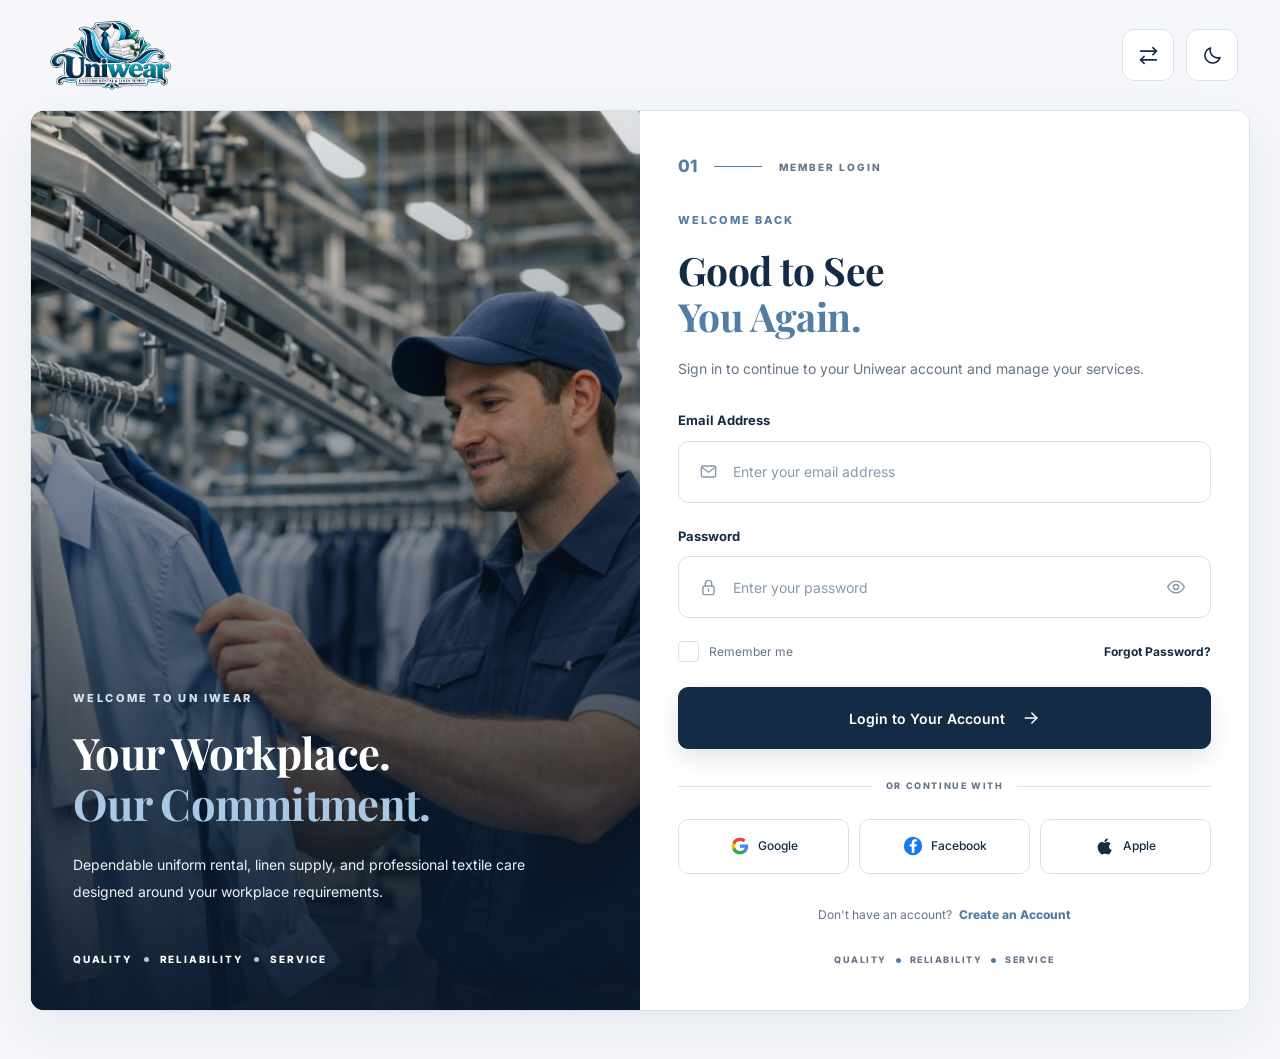
<file: login.html>
<!DOCTYPE html>
<html lang="en">
<head>
    <meta charset="UTF-8">
    <meta name="viewport" content="width=device-width, initial-scale=1.0">

    <title>Login | Uniwear</title>
    <!-- Favicon -->

  <link rel="icon" type="image/png" href="images/logo.png">


    <link rel="preconnect" href="https://fonts.googleapis.com">
    <link rel="preconnect" href="https://fonts.gstatic.com" crossorigin>

    <link href="https://fonts.googleapis.com/css2?family=Inter:wght@400;500;600;700;800&family=Playfair+Display:wght@600;700&display=swap"
          rel="stylesheet">

    <link rel="stylesheet"
          href="https://cdnjs.cloudflare.com/ajax/libs/font-awesome/6.5.2/css/all.min.css">

    <link rel="stylesheet" href="css/style.css">
    <link rel="stylesheet" href="css/responsive.css">
</head>

<body class="login-page">

    <main class="login-page-shell">

        <!-- TOP BAR: INSIDE LOGIN PAGE -->
        <div class="login-topbar">

            <a href="index.html" class="login-logo" aria-label="Uniwear Home">

                <img src="images/logo.png"
                     alt="Uniwear Uniform Rental and Linen Supply">

            </a>

            <div class="login-header-actions">

                <!-- RTL BUTTON -->
                <button type="button"
                        class="login-header-toggle"
                        id="loginRtlToggle"
                        aria-label="Toggle right-to-left layout"
                        aria-pressed="false">

                    <svg viewBox="0 0 24 24"
                         width="21"
                         height="21"
                         fill="none"
                         stroke="currentColor"
                         stroke-width="1.8"
                         stroke-linecap="round"
                         stroke-linejoin="round"
                         aria-hidden="true">
                        <path d="M17 3l4 4-4 4"/>
                        <path d="M3 7h18"/>
                        <path d="M7 21l-4-4 4-4"/>
                        <path d="M21 17H3"/>
                    </svg>

                </button>

                <!-- DARK MODE BUTTON -->
                <button type="button"
                        class="login-header-toggle"
                        id="loginThemeToggle"
                        aria-label="Toggle dark mode"
                        aria-pressed="false">

                    <svg viewBox="0 0 24 24"
                         width="21"
                         height="21"
                         fill="none"
                         stroke="currentColor"
                         stroke-width="1.8"
                         stroke-linecap="round"
                         stroke-linejoin="round"
                         aria-hidden="true">
                        <path d="M20.5 14.2A8.5 8.5 0 0 1 9.8 3.5
                                 8.7 8.7 0 1 0 20.5 14.2Z"/>
                    </svg>

                </button>

            </div>

        </div>


        <!-- LOGIN CARD -->
        <section class="login-card" aria-label="Member login">

            <!-- LEFT IMAGE PANEL -->
            <div class="login-visual">

                <div class="login-visual-overlay"></div>

                <div class="login-visual-content">

                    <span class="login-visual-eyebrow">
                        WELCOME TO UN IWEAR
                    </span>

                    <h1 class="login-visual-title">
                        Your Workplace.
                        <span>Our Commitment.</span>
                    </h1>

                    <p class="login-visual-description">
                        Dependable uniform rental, linen supply,
                        and professional textile care designed
                        around your workplace requirements.
                    </p>

                    <div class="login-visual-footer">
                        <span>QUALITY</span>
                        <span class="login-visual-dot"></span>
                        <span>RELIABILITY</span>
                        <span class="login-visual-dot"></span>
                        <span>SERVICE</span>
                    </div>

                </div>

            </div>


            <!-- RIGHT LOGIN PANEL -->
            <div class="login-form-panel">

                <div class="login-form-inner">

                    <div class="login-form-step">
                        <span class="login-step-number">01</span>
                        <span class="login-step-line"></span>
                        <span class="login-step-label">MEMBER LOGIN</span>
                    </div>


                    <div class="login-form-heading">

                        <span class="login-form-eyebrow">
                            WELCOME BACK
                        </span>

                        <h2 class="login-form-title">
                            Good to See
                            <span>You Again.</span>
                        </h2>

                        <p class="login-form-description">
                            Sign in to continue to your Uniwear
                            account and manage your services.
                        </p>

                    </div>


                    <!-- LOGIN FORM -->
                    <form class="login-form"
                          id="loginForm"
                          action="#"
                          method="post">

                        <!-- EMAIL FIELD -->
                        <div class="login-field">

                            <label for="loginEmail">Email Address</label>

                            <div class="login-input-wrapper">

                                <span class="login-input-icon" aria-hidden="true">
                                    <svg viewBox="0 0 24 24"
                                         width="19"
                                         height="19"
                                         fill="none"
                                         stroke="currentColor"
                                         stroke-width="1.8"
                                         stroke-linecap="round"
                                         stroke-linejoin="round">
                                        <rect x="3" y="5" width="18" height="14" rx="2"/>
                                        <path d="m4 7 8 6 8-6"/>
                                    </svg>
                                </span>

                                <input type="email"
                                       id="loginEmail"
                                       name="email"
                                       placeholder="Enter your email address"
                                       autocomplete="username"
                                       required>

                            </div>

                        </div>


                        <!-- PASSWORD FIELD -->
                        <div class="login-field">

                            <label for="loginPassword">Password</label>

                            <div class="login-input-wrapper">

                                <span class="login-input-icon" aria-hidden="true">
                                    <svg viewBox="0 0 24 24"
                                         width="19"
                                         height="19"
                                         fill="none"
                                         stroke="currentColor"
                                         stroke-width="1.8"
                                         stroke-linecap="round"
                                         stroke-linejoin="round">
                                        <rect x="5" y="10" width="14" height="11" rx="2"/>
                                        <path d="M8 10V7a4 4 0 0 1 8 0v3"/>
                                        <path d="M12 14v3"/>
                                    </svg>
                                </span>

                                <input type="password"
                                       id="loginPassword"
                                       name="password"
                                       placeholder="Enter your password"
                                       autocomplete="current-password"
                                       required>

                                <button type="button"
                                        class="login-password-toggle"
                                        id="loginPasswordToggle"
                                        aria-label="Show password"
                                        aria-pressed="false">

                                    <svg viewBox="0 0 24 24"
                                         width="20"
                                         height="20"
                                         fill="none"
                                         stroke="currentColor"
                                         stroke-width="1.8"
                                         stroke-linecap="round"
                                         stroke-linejoin="round"
                                         aria-hidden="true">
                                        <path d="M2 12s3.6-7 10-7 10 7 10 7-3.6 7-10 7-10-7-10-7Z"/>
                                        <circle cx="12" cy="12" r="3"/>
                                    </svg>

                                </button>

                            </div>

                        </div>


                        <!-- FORM OPTIONS -->
                        <div class="login-form-options">

                            <label class="login-remember">

                                <input type="checkbox"
                                       id="loginRemember"
                                       name="remember">

                                <span class="login-checkbox-custom"></span>

                                <span>Remember me</span>

                            </label>

                            <a href="forgot-password.html"
                               class="login-forgot-link">
                                Forgot Password?
                            </a>

                        </div>


                        <!-- SUBMIT -->
                        <button type="submit" class="login-submit-button">

                            <span>Login to Your Account</span>

                            <svg viewBox="0 0 24 24"
                                 width="20"
                                 height="20"
                                 fill="none"
                                 stroke="currentColor"
                                 stroke-width="1.8"
                                 stroke-linecap="round"
                                 stroke-linejoin="round"
                                 aria-hidden="true">
                                <path d="M5 12h14"/>
                                <path d="m13 6 6 6-6 6"/>
                            </svg>

                        </button>


                        <!-- DIVIDER -->
                        <div class="login-divider">
                            <span></span>
                            <p>OR CONTINUE WITH</p>
                            <span></span>
                        </div>


                        <!-- SOCIAL LOGIN: INLINE SVG -->
                        <div class="login-social-options">

                            <!-- GOOGLE -->
                            <button type="button"
                                    class="login-social-button"
                                    data-provider="google">

                                <svg viewBox="0 0 48 48"
                                     width="21"
                                     height="21"
                                     aria-hidden="true">
                                    <path fill="#4285F4"
                                          d="M43.6 24.5c0-1.4-.1-2.8-.4-4.1H24v7.8h11a9.4 9.4 0 0 1-4.1 6.2v5.1h6.6c3.9-3.6 6.1-8.7 6.1-15Z"/>
                                    <path fill="#34A853"
                                          d="M24 44c5.5 0 10.1-1.8 13.5-4.9l-6.6-5.1c-1.8 1.2-4.1 2-6.9 2-5.3 0-9.8-3.6-11.4-8.4H5.8v5.2A20 20 0 0 0 24 44Z"/>
                                    <path fill="#FBBC05"
                                          d="M12.6 27.6a12 12 0 0 1 0-7.2v-5.2H5.8a20 20 0 0 0 0 17.6l6.8-5.2Z"/>
                                    <path fill="#EA4335"
                                          d="M24 12c3 0 5.7 1 7.8 3l5.8-5.8C34.1 5.9 29.5 4 24 4A20 20 0 0 0 5.8 15.2l6.8 5.2C14.2 15.6 18.7 12 24 12Z"/>
                                </svg>

                                <span>Google</span>

                            </button>


                            <!-- FACEBOOK -->
                            <button type="button"
                                    class="login-social-button"
                                    data-provider="facebook">

                                <svg viewBox="0 0 24 24"
                                     width="21"
                                     height="21"
                                     aria-hidden="true">
                                    <circle cx="12" cy="12" r="11" fill="#1877F2"/>
                                    <path fill="#FFFFFF"
                                          d="M13.7 20v-7.3h2.5l.4-2.9h-2.9V8c0-.8.2-1.4 1.5-1.4h1.5V4.1c-.7-.1-1.5-.2-2.3-.2-2.3 0-3.9 1.4-3.9 4V9.8H8v2.9h2.5V20h3.2Z"/>
                                </svg>

                                <span>Facebook</span>

                            </button>


                            <!-- APPLE -->
                            <button type="button"
                                    class="login-social-button"
                                    data-provider="apple">

                                <svg viewBox="0 0 24 24"
                                     width="21"
                                     height="21"
                                     fill="currentColor"
                                     aria-hidden="true">
                                    <path d="M16.7 12.8c0-2.4 2-3.5 2.1-3.6a4.6 4.6 0 0 0-3.6-1.9c-1.5-.2-2.9.9-3.7.9s-2-.9-3.3-.9a4.9 4.9 0 0 0-4.1 2.5c-1.8 3-.5 7.4 1.3 9.8.9 1.2 1.9 2.5 3.2 2.5 1.3-.1 1.8-.8 3.4-.8s2.1.8 3.4.8c1.4 0 2.3-1.2 3.2-2.4a10.5 10.5 0 0 0 1.5-2.9 4.3 4.3 0 0 1-3.4-4Zm-2.4-7a4.4 4.4 0 0 0 1-3.2 4.6 4.6 0 0 0-3 1.5 4.2 4.2 0 0 0-1.1 3.1 3.8 3.8 0 0 0 3.1-1.4Z"/>
                                </svg>

                                <span>Apple</span>

                            </button>

                        </div>


                        <!-- REGISTER LINK -->
                        <div class="login-register-prompt">

                            <p>
                                Don't have an account?
                                <a href="register.html">Create an Account</a>
                            </p>

                        </div>


                        <!-- BRAND FOOTER -->
                        <div class="login-form-footer">
                            <span>QUALITY</span>
                            <span class="login-footer-dot"></span>
                            <span>RELIABILITY</span>
                            <span class="login-footer-dot"></span>
                            <span>SERVICE</span>
                        </div>

                    </form>

                </div>

            </div>

        </section>

    </main>


    <script src="js/script.js"></script>
    <script src="js/theme-controls.js"></script>
</body>
</html>
</file>
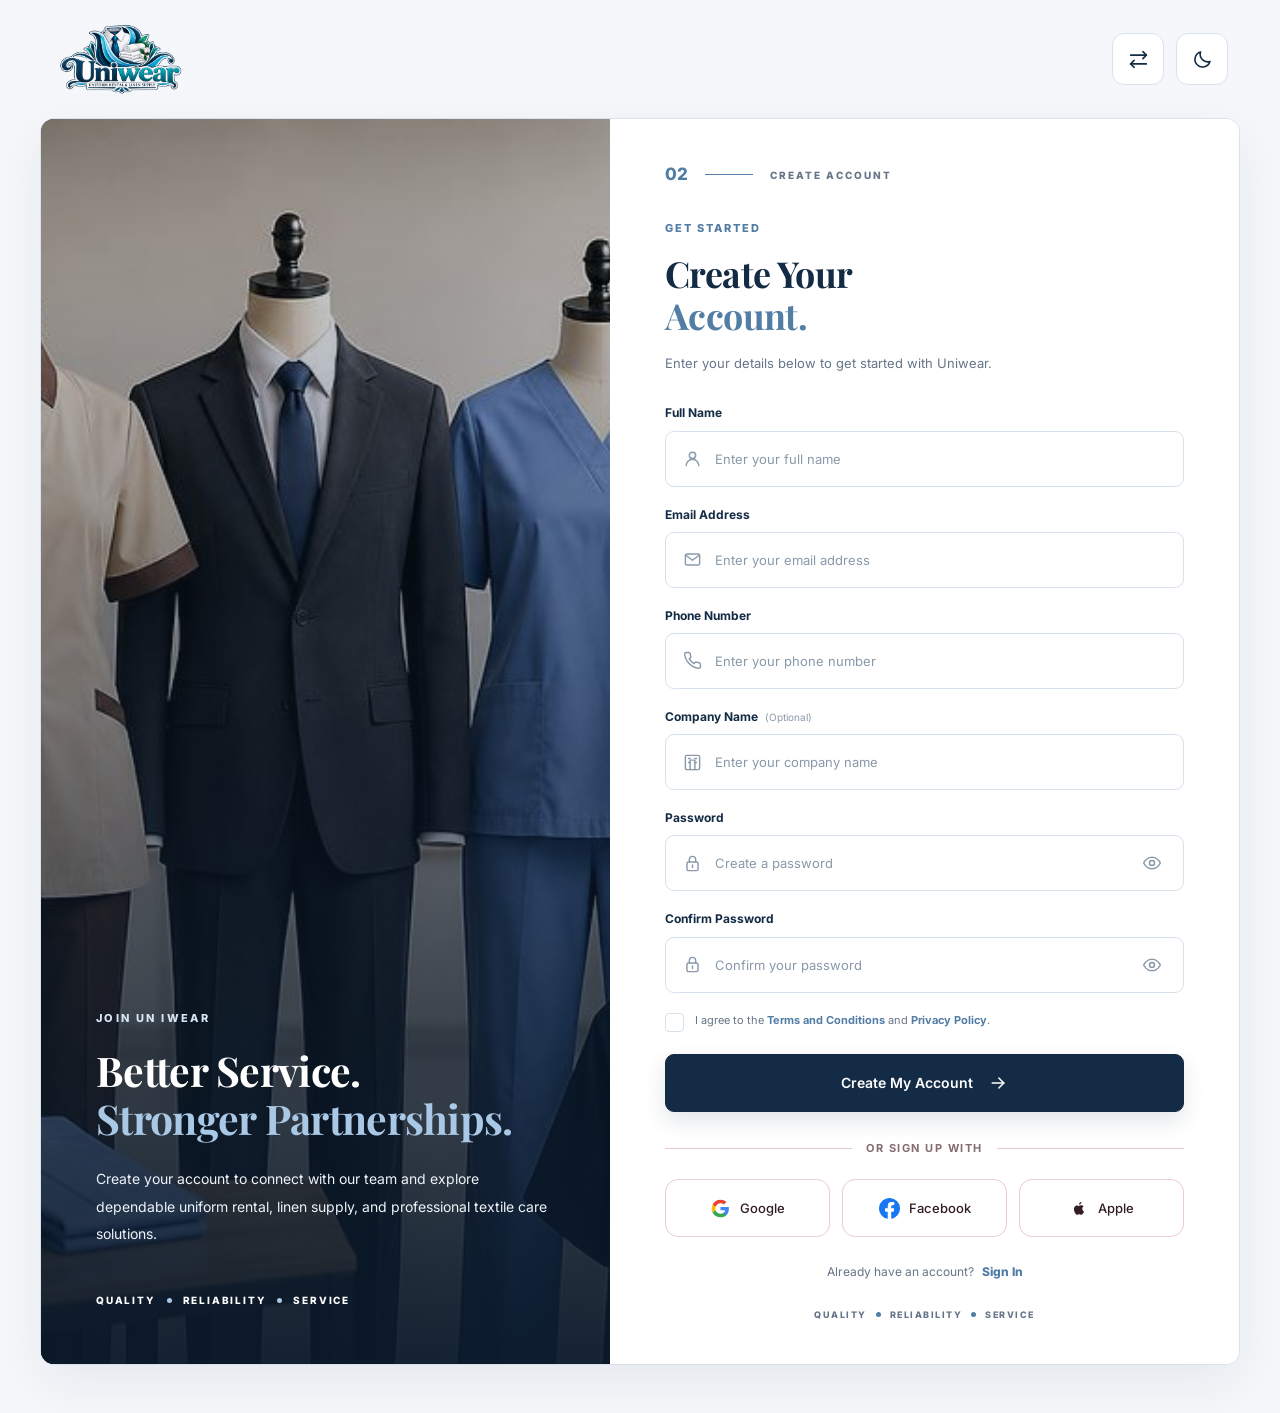
<file: register.html>
<!DOCTYPE html>
<html lang="en">
<head>
    <meta charset="UTF-8">
    <meta name="viewport" content="width=device-width, initial-scale=1.0">

    <title>Create Account | Uniwear</title>
    <!-- Favicon -->

  <link rel="icon" type="image/png" href="images/logo.png">


    <link rel="preconnect" href="https://fonts.googleapis.com">
    <link rel="preconnect" href="https://fonts.gstatic.com" crossorigin>

    <link href="https://fonts.googleapis.com/css2?family=Inter:wght@400;500;600;700;800&family=Playfair+Display:wght@600;700&display=swap"
          rel="stylesheet">

    <link rel="stylesheet" href="css/style.css">
    <link rel="stylesheet" href="css/responsive.css">
</head>

<body class="register-page">

    <main class="register-page-shell">

        <!-- TOP BAR -->
        <div class="register-topbar">

            <a href="index.html"
               class="register-logo"
               aria-label="Uniwear Home">

                <img src="images/logo.png"
                     alt="Uniwear Uniform Rental and Linen Supply">

            </a>

            <div class="register-header-actions">

                <!-- RTL TOGGLE -->
                <button type="button"
                        class="register-header-toggle"
                        id="registerRtlToggle"
                        aria-label="Toggle right-to-left layout"
                        aria-pressed="false">

                    <svg viewBox="0 0 24 24"
                         width="21"
                         height="21"
                         fill="none"
                         stroke="currentColor"
                         stroke-width="1.8"
                         stroke-linecap="round"
                         stroke-linejoin="round"
                         aria-hidden="true">
                        <path d="M17 3l4 4-4 4"/>
                        <path d="M3 7h18"/>
                        <path d="M7 21l-4-4 4-4"/>
                        <path d="M21 17H3"/>
                    </svg>

                </button>

                <!-- DARK MODE TOGGLE -->
                <button type="button"
                        class="register-header-toggle"
                        id="registerThemeToggle"
                        aria-label="Toggle dark mode"
                        aria-pressed="false">

                    <svg viewBox="0 0 24 24"
                         width="21"
                         height="21"
                         fill="none"
                         stroke="currentColor"
                         stroke-width="1.8"
                         stroke-linecap="round"
                         stroke-linejoin="round"
                         aria-hidden="true">
                        <path d="M20.5 14.2A8.5 8.5 0 0 1 9.8 3.5
                                 8.7 8.7 0 1 0 20.5 14.2Z"/>
                    </svg>

                </button>

            </div>

        </div>


        <!-- REGISTER CARD -->
        <section class="register-card"
                 aria-label="Create a Uniwear account">

            <!-- LEFT IMAGE PANEL -->
            <div class="register-visual">

                <div class="register-visual-overlay"></div>

                <div class="register-visual-content">

                    <span class="register-visual-eyebrow">
                        JOIN UN IWEAR
                    </span>

                    <h1 class="register-visual-title">
                        Better Service.
                        <span>Stronger Partnerships.</span>
                    </h1>

                    <p class="register-visual-description">
                        Create your account to connect with our team
                        and explore dependable uniform rental, linen
                        supply, and professional textile care solutions.
                    </p>

                    <div class="register-visual-footer">
                        <span>QUALITY</span>
                        <span class="register-visual-dot"></span>
                        <span>RELIABILITY</span>
                        <span class="register-visual-dot"></span>
                        <span>SERVICE</span>
                    </div>

                </div>

            </div>


            <!-- RIGHT REGISTER PANEL -->
            <div class="register-form-panel">

                <div class="register-form-inner">

                    <!-- STEP INDICATOR -->
                    <div class="register-form-step">

                        <span class="register-step-number">02</span>

                        <span class="register-step-line"></span>

                        <span class="register-step-label">
                            CREATE ACCOUNT
                        </span>

                    </div>


                    <!-- HEADING -->
                    <div class="register-form-heading">

                        <span class="register-form-eyebrow">
                            GET STARTED
                        </span>

                        <h2 class="register-form-title">
                            Create Your
                            <span>Account.</span>
                        </h2>

                        <p class="register-form-description">
                            Enter your details below to get started
                            with Uniwear.
                        </p>

                    </div>


                    <!-- REGISTER FORM -->
                    <form class="register-form"
                          id="registerForm"
                          action="#"
                          method="post">

                        <!-- FULL NAME -->
                        <div class="register-field">

                            <label for="registerName">Full Name</label>

                            <div class="register-input-wrapper">

                                <span class="register-input-icon"
                                      aria-hidden="true">

                                    <svg viewBox="0 0 24 24"
                                         width="19"
                                         height="19"
                                         fill="none"
                                         stroke="currentColor"
                                         stroke-width="1.8"
                                         stroke-linecap="round"
                                         stroke-linejoin="round">
                                        <circle cx="12" cy="8" r="4"/>
                                        <path d="M4 21a8 8 0 0 1 16 0"/>
                                    </svg>

                                </span>

                                <input type="text"
                                       id="registerName"
                                       name="fullName"
                                       placeholder="Enter your full name"
                                       autocomplete="name"
                                       required>

                            </div>

                        </div>


                        <!-- EMAIL -->
                        <div class="register-field">

                            <label for="registerEmail">Email Address</label>

                            <div class="register-input-wrapper">

                                <span class="register-input-icon"
                                      aria-hidden="true">

                                    <svg viewBox="0 0 24 24"
                                         width="19"
                                         height="19"
                                         fill="none"
                                         stroke="currentColor"
                                         stroke-width="1.8"
                                         stroke-linecap="round"
                                         stroke-linejoin="round">
                                        <rect x="3" y="5" width="18" height="14" rx="2"/>
                                        <path d="m4 7 8 6 8-6"/>
                                    </svg>

                                </span>

                                <input type="email"
                                       id="registerEmail"
                                       name="email"
                                       placeholder="Enter your email address"
                                       autocomplete="email"
                                       required>

                            </div>

                        </div>


                        <!-- PHONE -->
                        <div class="register-field">

                            <label for="registerPhone">Phone Number</label>

                            <div class="register-input-wrapper">

                                <span class="register-input-icon"
                                      aria-hidden="true">

                                    <svg viewBox="0 0 24 24"
                                         width="19"
                                         height="19"
                                         fill="none"
                                         stroke="currentColor"
                                         stroke-width="1.8"
                                         stroke-linecap="round"
                                         stroke-linejoin="round">
                                        <path d="M22 16.9v3a2 2 0 0 1-2.2 2
                                                 19.8 19.8 0 0 1-8.6-3.1
                                                 19.4 19.4 0 0 1-6-6
                                                 A19.8 19.8 0 0 1 2.1 4.2
                                                 2 2 0 0 1 4.1 2h3
                                                 a2 2 0 0 1 2 1.7
                                                 c.1 1 .4 2 .7 2.9
                                                 a2 2 0 0 1-.5 2.1L8 9.9
                                                 a16 16 0 0 0 6 6l1.2-1.3
                                                 a2 2 0 0 1 2.1-.5
                                                 c.9.3 1.9.6 2.9.7
                                                 a2 2 0 0 1 1.8 2.1Z"/>
                                    </svg>

                                </span>

                                <input type="tel"
                                       id="registerPhone"
                                       name="phone"
                                       placeholder="Enter your phone number"
                                       autocomplete="tel"
                                       required>

                            </div>

                        </div>


                        <!-- COMPANY -->
                        <div class="register-field">

                            <label for="registerCompany">
                                Company Name
                                <span class="register-optional">(Optional)</span>
                            </label>

                            <div class="register-input-wrapper">

                                <span class="register-input-icon"
                                      aria-hidden="true">

                                    <svg viewBox="0 0 24 24"
                                         width="19"
                                         height="19"
                                         fill="none"
                                         stroke="currentColor"
                                         stroke-width="1.8"
                                         stroke-linecap="round"
                                         stroke-linejoin="round">
                                        <rect x="3" y="3" width="18" height="18" rx="2"/>
                                        <path d="M9 21V9h6v12"/>
                                        <path d="M7 7h2M15 7h2M7 12h2M15 12h2"/>
                                    </svg>

                                </span>

                                <input type="text"
                                       id="registerCompany"
                                       name="company"
                                       placeholder="Enter your company name"
                                       autocomplete="organization">

                            </div>

                        </div>


                        <!-- PASSWORD -->
                        <div class="register-field">

                            <label for="registerPassword">Password</label>

                            <div class="register-input-wrapper">

                                <span class="register-input-icon"
                                      aria-hidden="true">

                                    <svg viewBox="0 0 24 24"
                                         width="19"
                                         height="19"
                                         fill="none"
                                         stroke="currentColor"
                                         stroke-width="1.8"
                                         stroke-linecap="round"
                                         stroke-linejoin="round">
                                        <rect x="5" y="10" width="14" height="11" rx="2"/>
                                        <path d="M8 10V7a4 4 0 0 1 8 0v3"/>
                                        <path d="M12 14v3"/>
                                    </svg>

                                </span>

                                <input type="password"
                                       id="registerPassword"
                                       name="password"
                                       placeholder="Create a password"
                                       autocomplete="new-password"
                                       minlength="8"
                                       required>

                                <button type="button"
                                        class="register-password-toggle"
                                        id="registerPasswordToggle"
                                        aria-label="Show password"
                                        aria-pressed="false">

                                    <svg viewBox="0 0 24 24"
                                         width="20"
                                         height="20"
                                         fill="none"
                                         stroke="currentColor"
                                         stroke-width="1.8"
                                         stroke-linecap="round"
                                         stroke-linejoin="round"
                                         aria-hidden="true">
                                        <path d="M2 12s3.6-7 10-7 10 7 10 7-3.6 7-10 7-10-7-10-7Z"/>
                                        <circle cx="12" cy="12" r="3"/>
                                    </svg>

                                </button>

                            </div>

                        </div>


                        <!-- CONFIRM PASSWORD -->
                        <div class="register-field">

                            <label for="registerConfirmPassword">
                                Confirm Password
                            </label>

                            <div class="register-input-wrapper">

                                <span class="register-input-icon"
                                      aria-hidden="true">

                                    <svg viewBox="0 0 24 24"
                                         width="19"
                                         height="19"
                                         fill="none"
                                         stroke="currentColor"
                                         stroke-width="1.8"
                                         stroke-linecap="round"
                                         stroke-linejoin="round">
                                        <rect x="5" y="10" width="14" height="11" rx="2"/>
                                        <path d="M8 10V7a4 4 0 0 1 8 0v3"/>
                                        <path d="M12 14v3"/>
                                    </svg>

                                </span>

                                <input type="password"
                                       id="registerConfirmPassword"
                                       name="confirmPassword"
                                       placeholder="Confirm your password"
                                       autocomplete="new-password"
                                       minlength="8"
                                       required>

                                <button type="button"
                                        class="register-password-toggle"
                                        id="registerConfirmPasswordToggle"
                                        aria-label="Show confirm password"
                                        aria-pressed="false">

                                    <svg viewBox="0 0 24 24"
                                         width="20"
                                         height="20"
                                         fill="none"
                                         stroke="currentColor"
                                         stroke-width="1.8"
                                         stroke-linecap="round"
                                         stroke-linejoin="round"
                                         aria-hidden="true">
                                        <path d="M2 12s3.6-7 10-7 10 7 10 7-3.6 7-10 7-10-7-10-7Z"/>
                                        <circle cx="12" cy="12" r="3"/>
                                    </svg>

                                </button>

                            </div>

                        </div>


                        <!-- TERMS -->
                        <div class="register-terms">

                            <label class="register-terms-label">

                                <input type="checkbox"
                                       id="registerTerms"
                                       name="terms"
                                       required>

                                <span class="register-terms-check"></span>

                                <span class="register-terms-text">
                                    I agree to the
                                    <a href="terms.html">Terms and Conditions</a>
                                    and
                                    <a href="privacy.html">Privacy Policy</a>.
                                </span>

                            </label>

                        </div>


                        <!-- SUBMIT -->
                        <button type="submit"
                                class="register-submit-button">

                            <span>Create My Account</span>

                            <svg viewBox="0 0 24 24"
                                 width="20"
                                 height="20"
                                 fill="none"
                                 stroke="currentColor"
                                 stroke-width="1.8"
                                 stroke-linecap="round"
                                 stroke-linejoin="round"
                                 aria-hidden="true">
                                <path d="M5 12h14"/>
                                <path d="m13 6 6 6-6 6"/>
                            </svg>

                        </button>
                        
<!-- SOCIAL SIGN-UP SECTION -->
<div class="register-social-section">

    <div class="register-social-divider">
        <span></span>
        <p>OR SIGN UP WITH</p>
        <span></span>
    </div>

    <div class="register-social-buttons">

        <!-- GOOGLE -->
        <button type="button"
                class="register-social-button register-social-google"
                aria-label="Sign up with Google">

            <svg viewBox="0 0 24 24"
                 width="21"
                 height="21"
                 aria-hidden="true">
                <path fill="#4285F4"
                      d="M21.6 12.23c0-.71-.06-1.39-.18-2.05H12v3.88h5.38a4.6 4.6 0 0 1-2 3.02v2.52h3.23c1.89-1.74 2.99-4.3 2.99-7.37Z"/>
                <path fill="#34A853"
                      d="M12 22c2.7 0 4.97-.9 6.63-2.4l-3.23-2.52c-.9.6-2.05.96-3.4.96-2.61 0-4.83-1.76-5.62-4.13H3.05v2.6A10 10 0 0 0 12 22Z"/>
                <path fill="#FBBC05"
                      d="M6.38 13.91a6 6 0 0 1 0-3.82V7.49H3.05a10 10 0 0 0 0 9.02l3.33-2.6Z"/>
                <path fill="#EA4335"
                      d="M12 5.96c1.47 0 2.79.5 3.83 1.5l2.88-2.88C16.97 2.98 14.7 2 12 2a10 10 0 0 0-8.95 5.49l3.33 2.6C7.17 7.72 9.39 5.96 12 5.96Z"/>
            </svg>

            <span>Google</span>
        </button>

        <!-- FACEBOOK -->
        <button type="button"
                class="register-social-button register-social-facebook"
                aria-label="Sign up with Facebook">

            <svg viewBox="0 0 24 24"
                 width="21"
                 height="21"
                 aria-hidden="true">
                <path fill="#1877F2"
                      d="M24 12a12 12 0 1 0-13.88 11.85v-8.39H7.08V12h3.04V9.36c0-3 1.79-4.66 4.52-4.66 1.31 0 2.68.23 2.68.23v2.95h-1.51c-1.49 0-1.95.93-1.95 1.88V12h3.32l-.53 3.46h-2.79v8.39A12 12 0 0 0 24 12Z"/>
                <path fill="#FFFFFF"
                      d="M16.65 15.46 17.18 12h-3.32V9.76c0-.95.46-1.88 1.95-1.88h1.51V4.93s-1.37-.23-2.68-.23c-2.73 0-4.52 1.66-4.52 4.66V12H7.08v3.46h3.04v8.39a12.1 12.1 0 0 0 3.74 0v-8.39h2.79Z"/>
            </svg>

            <span>Facebook</span>
        </button>

        <!-- APPLE -->
        <button type="button"
                class="register-social-button register-social-apple"
                aria-label="Sign up with Apple">

            <svg viewBox="0 0 24 24"
                 width="21"
                 height="21"
                 fill="currentColor"
                 aria-hidden="true">
                <path d="M16.37 12.52c.02 2.14 1.88 2.85 1.9 2.86-.02.05-.3 1.02-.98 2.03-.59.88-1.2 1.75-2.16 1.77-.94.02-1.24-.57-2.31-.57-1.08 0-1.42.55-2.3.59-.92.04-1.62-.94-2.22-1.82-1.21-1.76-2.14-4.98-.9-7.16.61-1.08 1.71-1.77 2.9-1.79.9-.02 1.75.61 2.3.61.54 0 1.56-.76 2.63-.65.45.02 1.72.18 2.53 1.37-.07.04-1.51.88-1.49 2.76ZM14.65 6.65c.48-.58.8-1.38.71-2.18-.69.03-1.52.46-2.02 1.04-.44.51-.83 1.32-.73 2.1.77.06 1.56-.39 2.04-.96Z"/>
            </svg>

            <span>Apple</span>
        </button>

    </div>

</div>








                        <!-- LOGIN LINK -->
                        <div class="register-login-prompt">

                            <p>
                                Already have an account?
                                <a href="login.html">Sign In</a>
                            </p>

                        </div>


                        <!-- FOOTER -->
                        <div class="register-form-footer">
                            <span>QUALITY</span>
                            <span class="register-footer-dot"></span>
                            <span>RELIABILITY</span>
                            <span class="register-footer-dot"></span>
                            <span>SERVICE</span>
                        </div>

                    </form>

                </div>

            </div>

        </section>

    </main>

    <script src="js/script.js"></script>
    <script src="js/theme-controls.js"></script>
</body>
</html>
</file>
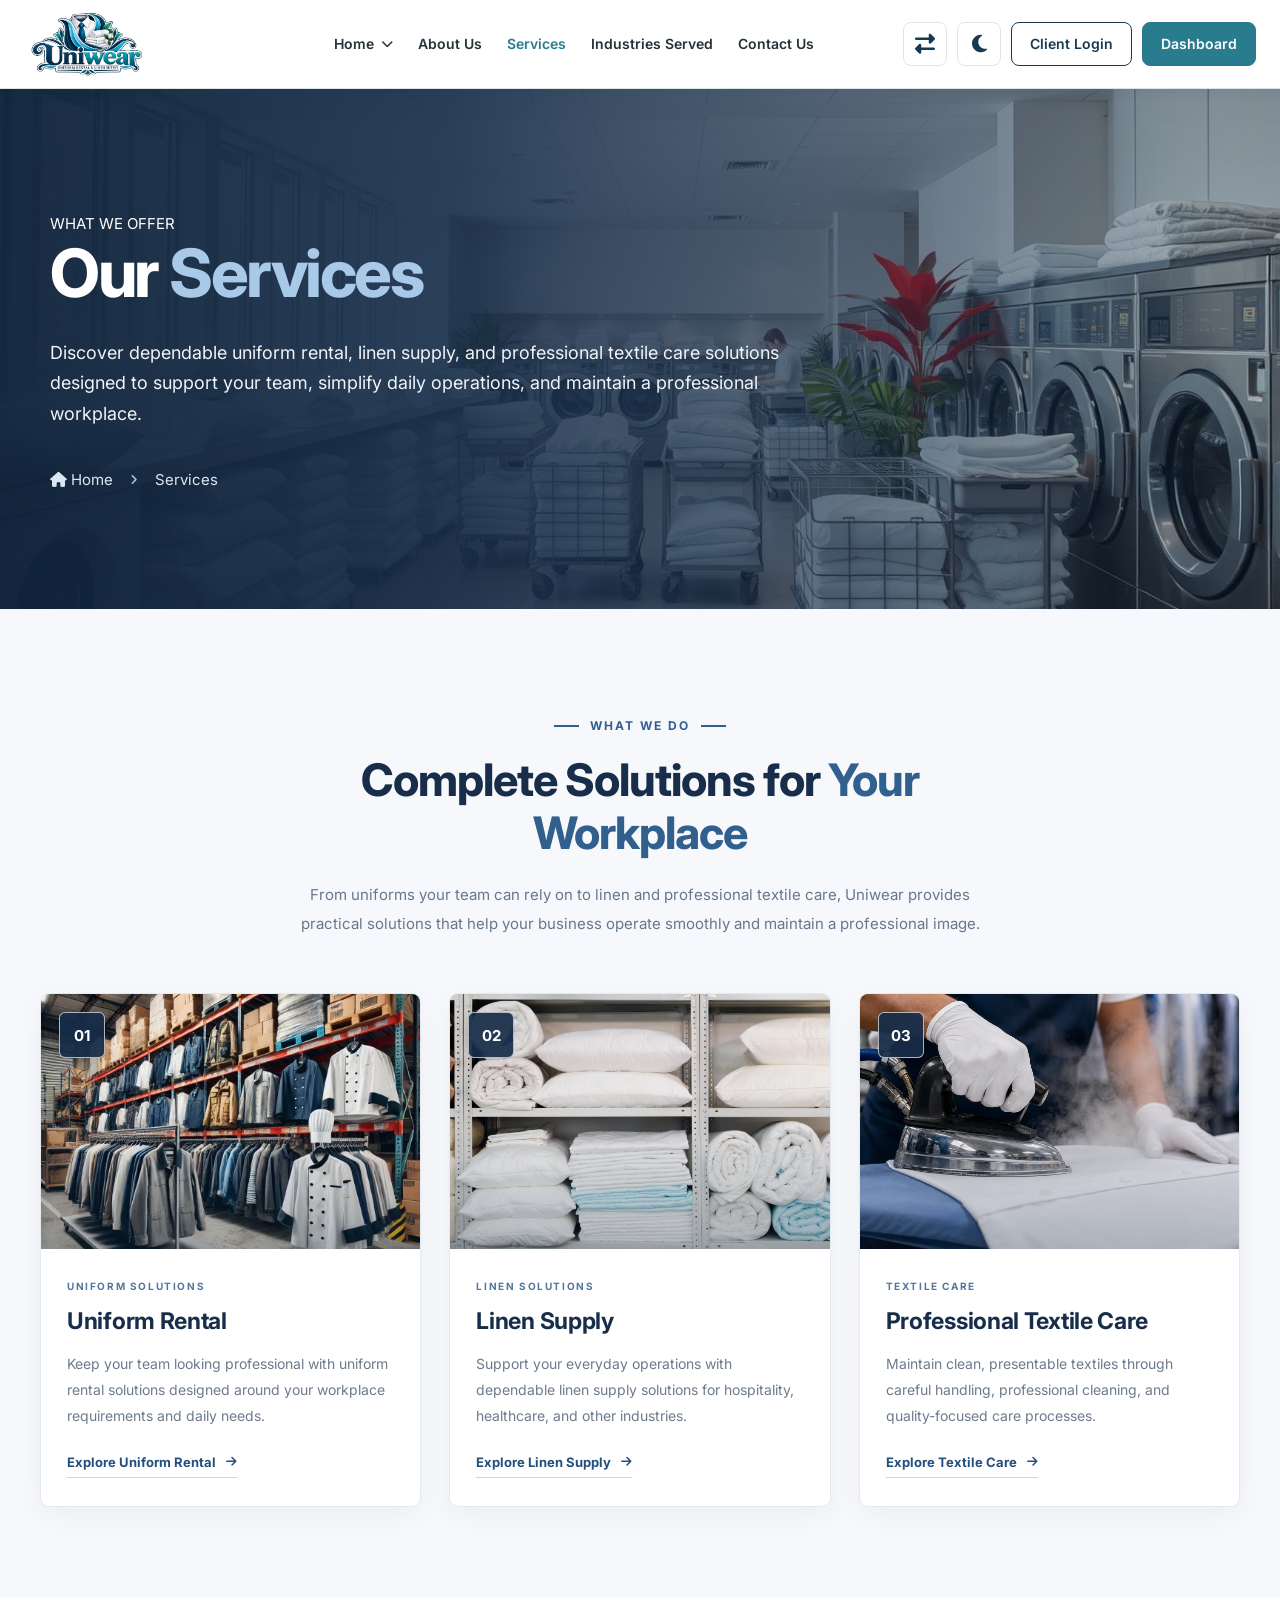
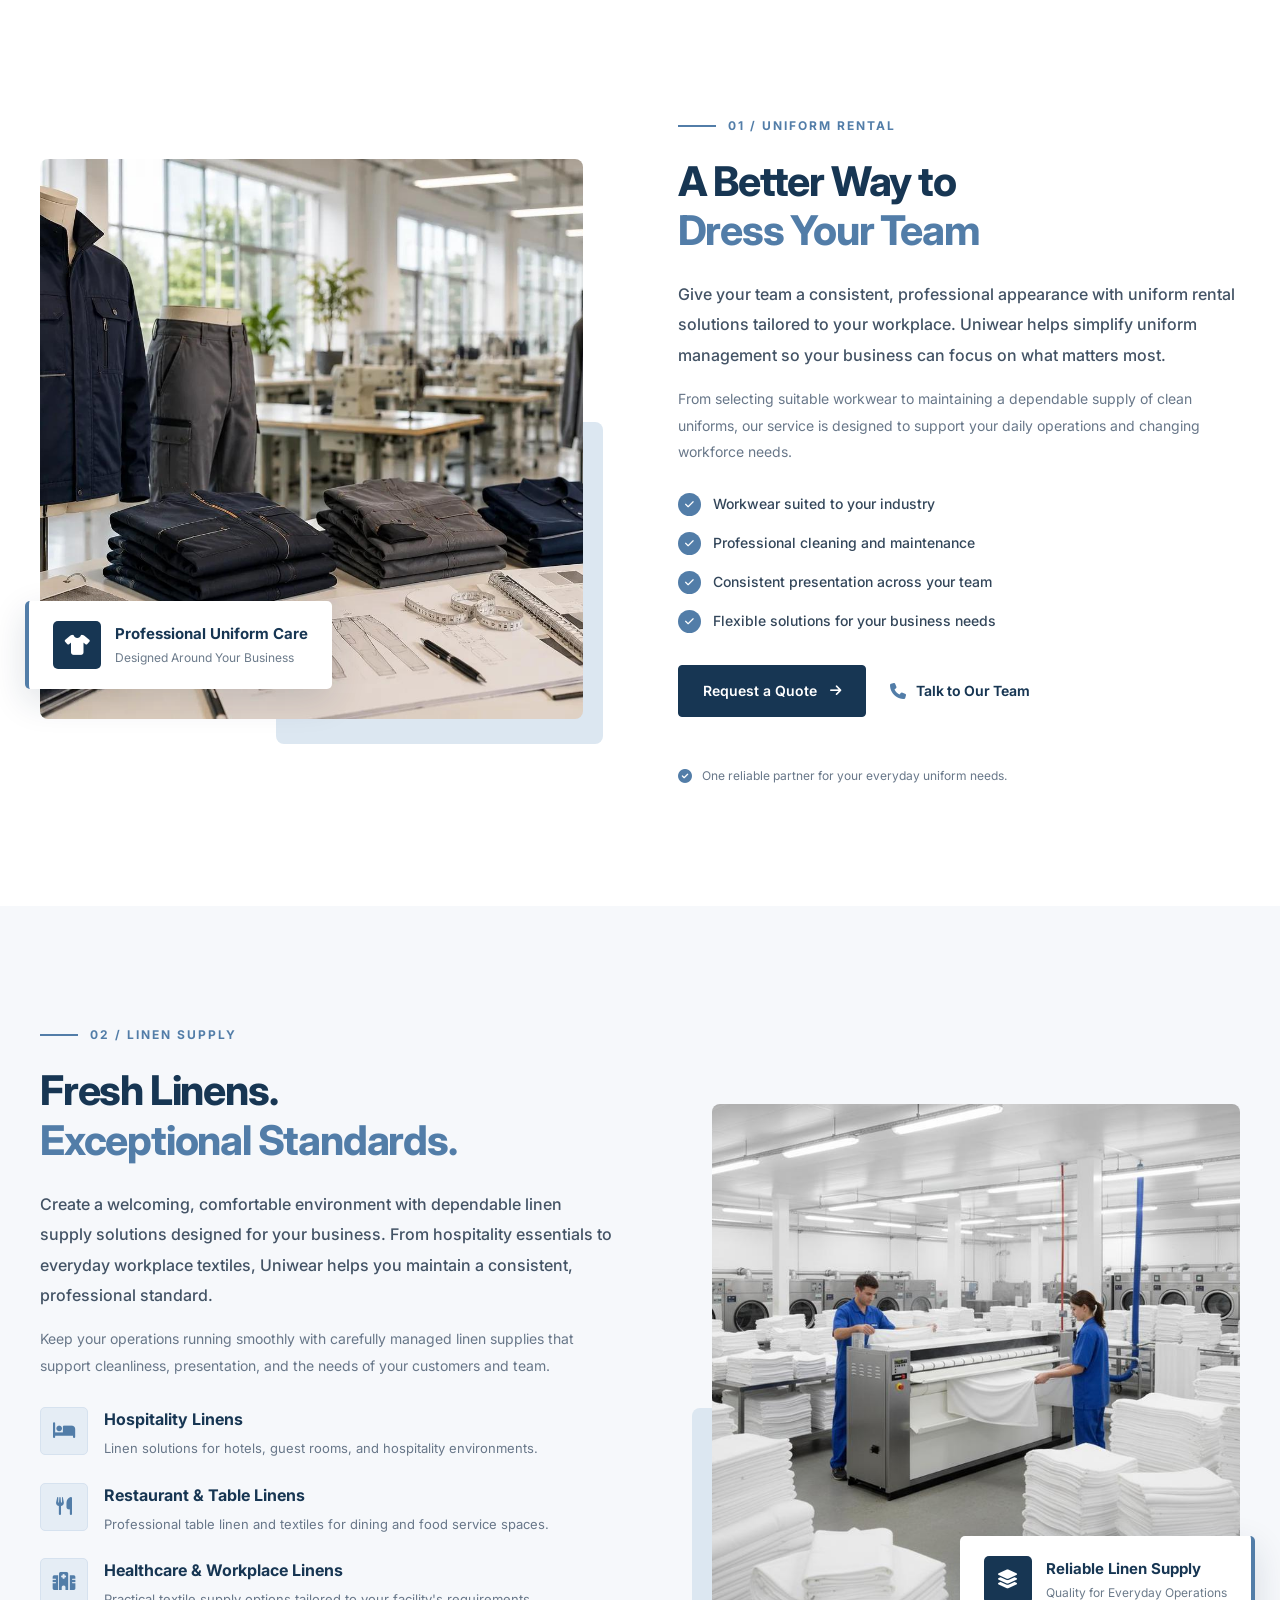
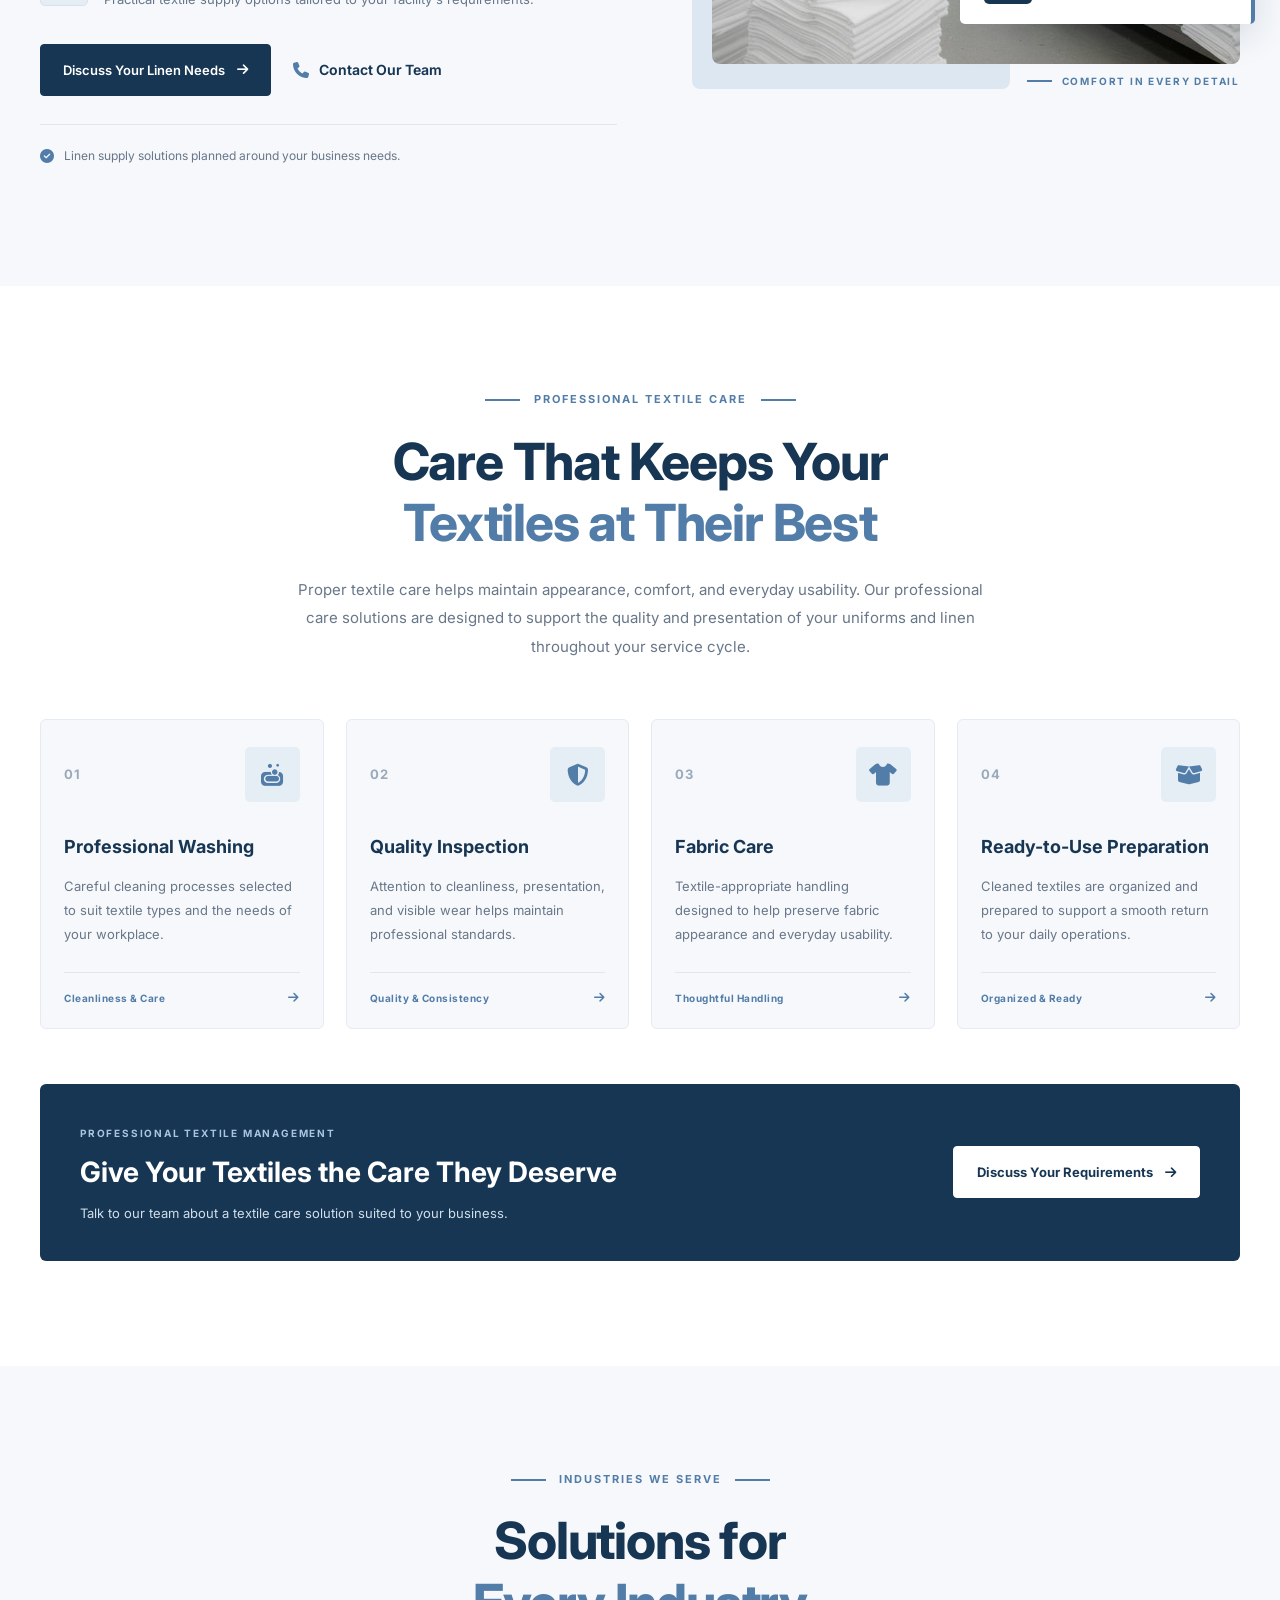
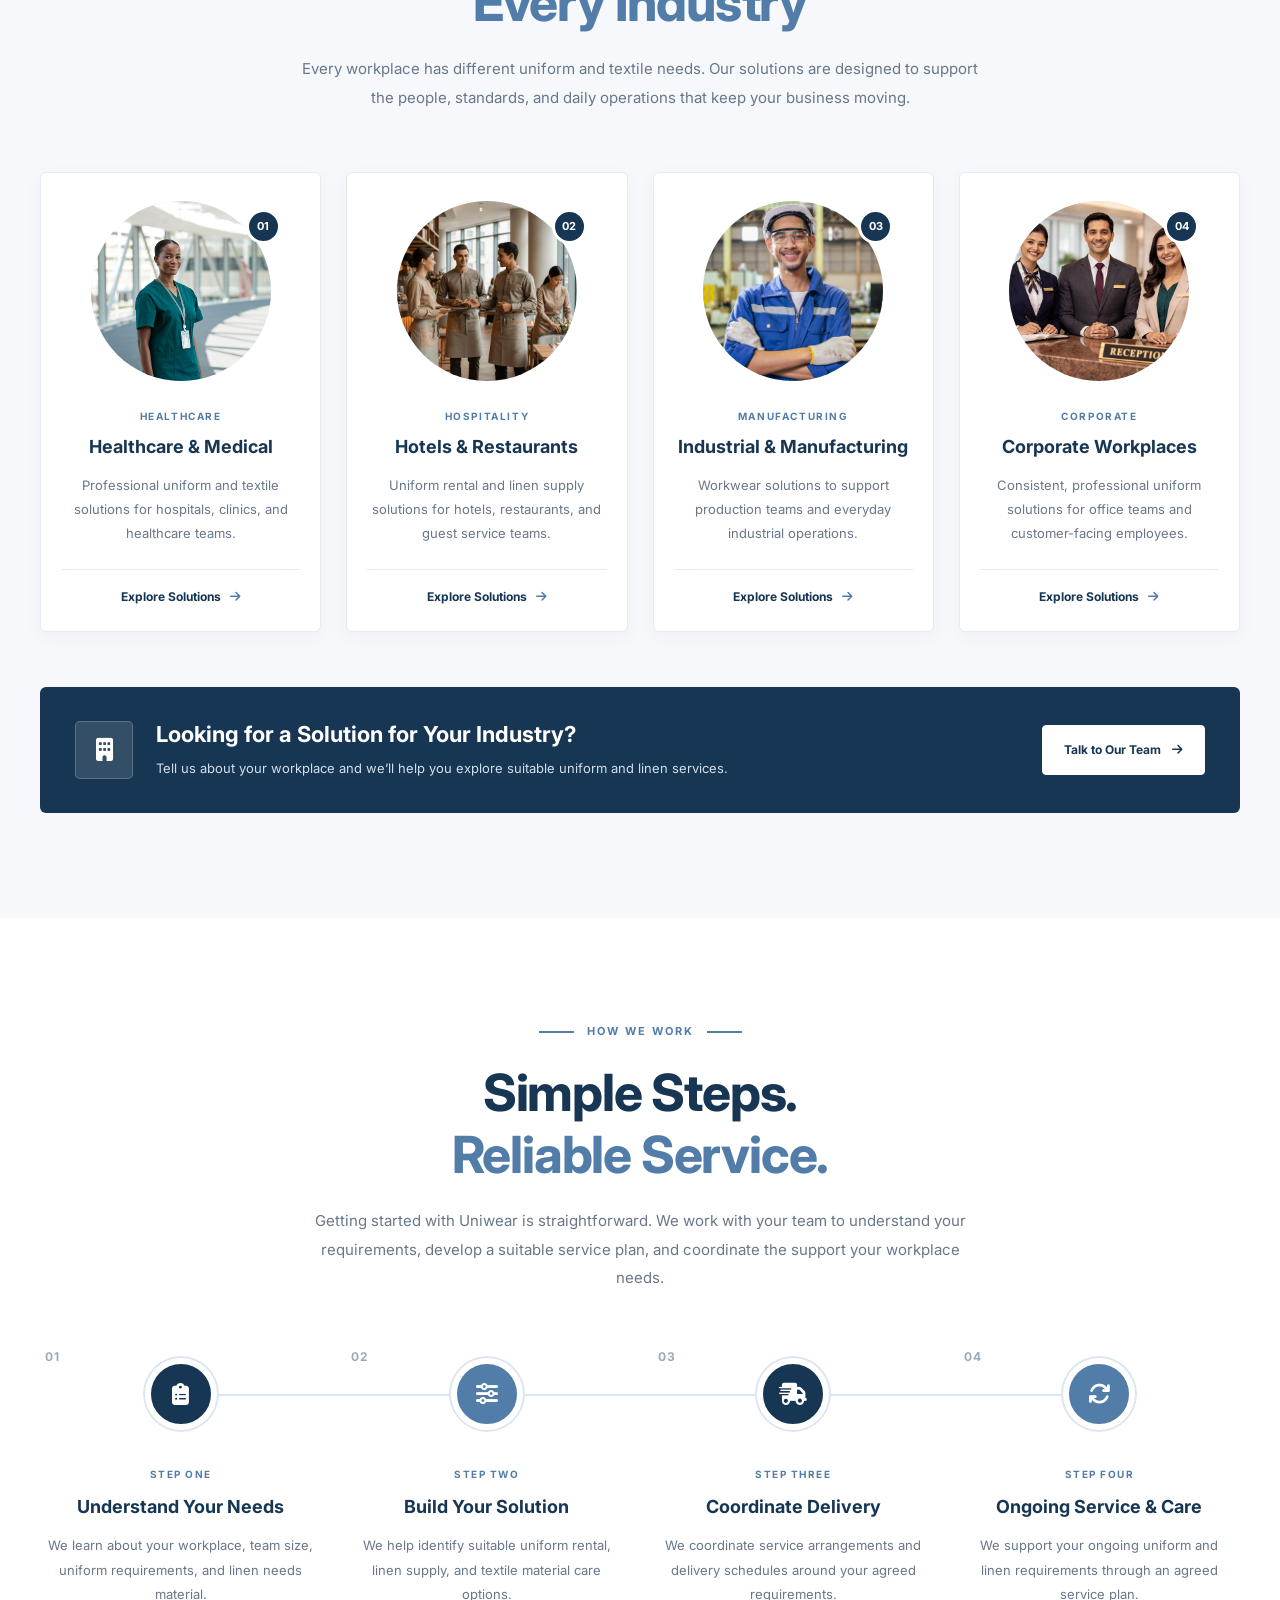
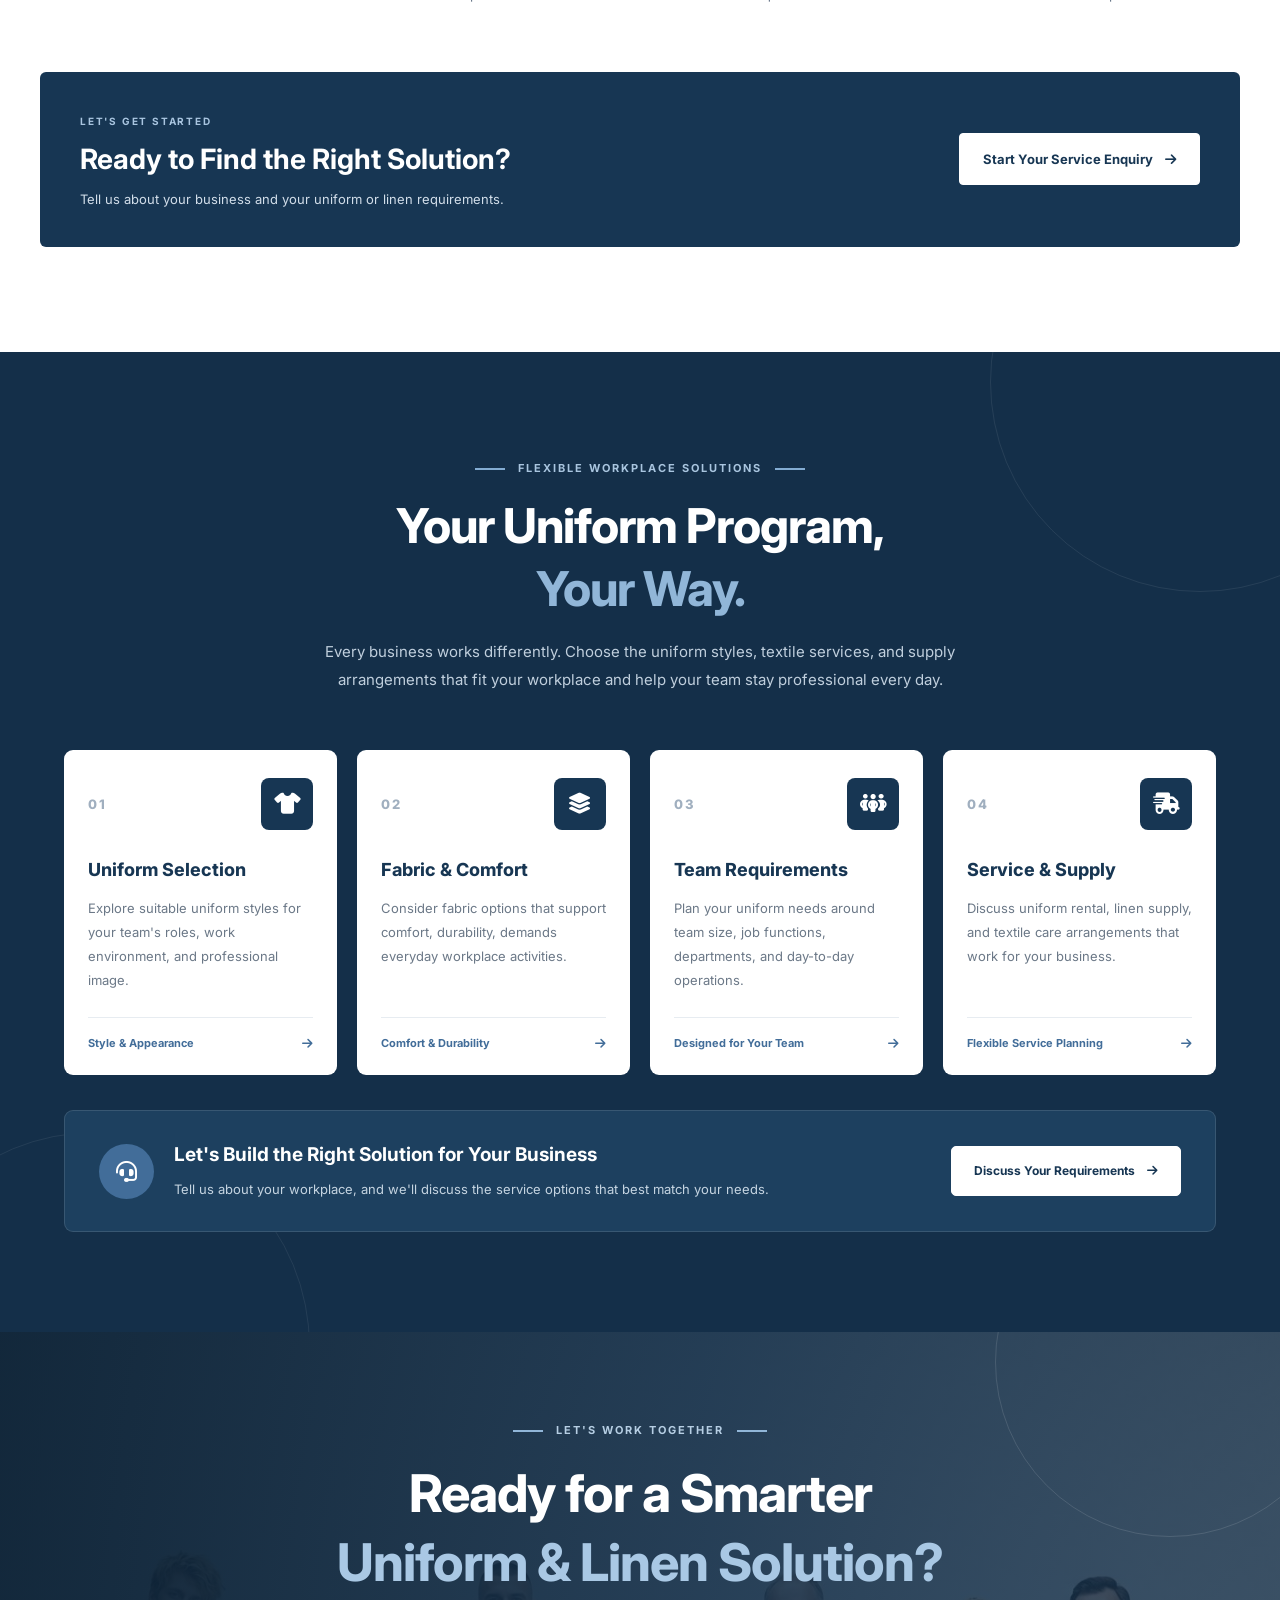
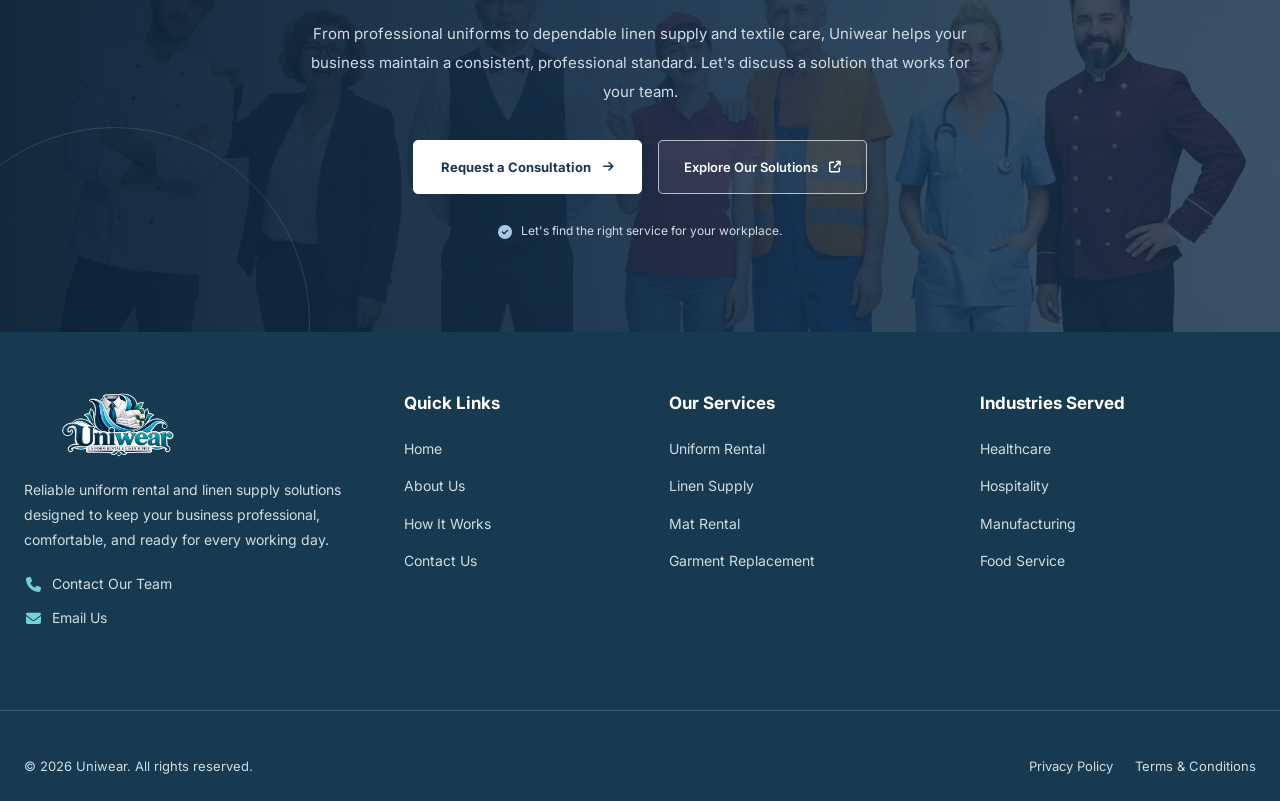
<file: services.html>
<!DOCTYPE html>
<html lang="en" dir="ltr" data-theme="light">

<head>
  <meta charset="UTF-8">
  <meta name="viewport" content="width=device-width, initial-scale=1.0">
  <meta name="theme-color" content="#173A50">

  <title>Uniwear | Uniform Rental &amp; Linen Supply</title>
  <!-- Favicon -->

  <link rel="icon" type="image/png" href="images/logo.png">


  <!-- Google Fonts -->
  <link rel="preconnect" href="https://fonts.googleapis.com">
  <link rel="preconnect" href="https://fonts.gstatic.com" crossorigin>
  <link
    href="https://fonts.googleapis.com/css2?family=Inter:wght@400;500;600;700;800&display=swap"
    rel="stylesheet"
  >

  <!-- Font Awesome for RTL and Dark Mode Icons -->
  <link
    rel="stylesheet"
    href="https://cdnjs.cloudflare.com/ajax/libs/font-awesome/6.7.2/css/all.min.css"
  >

  <!-- Stylesheets -->
  <link rel="stylesheet" href="css/style.css">
  <link rel="stylesheet" href="css/responsive.css">
</head>

<body>

  <!-- ================= HEADER ================= -->
  <header class="site-header" id="siteHeader">

    <div class="header-container">

      <!-- LOGO -->
      <a href="index.html" class="site-logo" aria-label="Uniwear Home">

        <img
          src="images/logo.png"
          alt="Uniwear Uniform Rental and Linen Supply Company"
          class="logo-image logo-light"
        >

        <img
          src="images/logo.png"
          alt=""
          aria-hidden="true"
          class="logo-image logo-dark"
        >

      </a>


      <!-- HAMBURGER MENU -->
      <button
        type="button"
        class="menu-toggle"
        id="menuToggle"
        aria-label="Open navigation menu"
        aria-controls="mainNavigation"
        aria-expanded="false"
      >
        <span></span>
        <span></span>
        <span></span>
      </button>


      <!-- MAIN NAVIGATION -->
      <nav
        class="main-navigation"
        id="mainNavigation"
        aria-label="Main navigation"
      >

        <!-- CENTER NAVIGATION LINKS -->
        <ul class="nav-list">

          <!-- HOME DROPDOWN -->
          <li class="nav-item home-item">

            <button
              type="button"
              class="home-dropdown-toggle"
              id="homeDropdownToggle"
              aria-expanded="false"
              aria-controls="homeDropdown"
            >
              <span>Home</span>

              <i
                class="fa-solid fa-chevron-down dropdown-arrow"
                aria-hidden="true"
              ></i>
            </button>

            <ul class="home-dropdown" id="homeDropdown">

              <li>
                <a href="index.html">Home 1</a>
              </li>

              <li>
                <a href="home-2.html">Home 2</a>
              </li>

            </ul>

          </li>


          <!-- OTHER NAVIGATION LINKS -->
          <li class="nav-item">
            <a href="about.html">About Us</a>
          </li>

          <li class="nav-item">
            <a href="services.html">Services</a>
          </li>

          <li class="nav-item">
            <a href="industries.html">Industries Served</a>
          </li>

          

          <li class="nav-item">
            <a href="contact.html">Contact Us</a>
          </li>

        </ul>


        <!-- RIGHT-SIDE ACTIONS -->
        <div class="nav-actions">

          <!-- RTL BUTTON -->
          <button
            type="button"
            class="header-control-btn rtl-toggle"
            id="rtlToggle"
            aria-label="Switch to RTL mode"
            aria-pressed="false"
            title="RTL Mode"
          >
            <i
              class="fa-solid fa-right-left"
              aria-hidden="true"
            ></i>
          </button>


          <!-- DARK MODE BUTTON -->
          <button
            type="button"
            class="header-control-btn dark-mode-toggle"
            id="darkModeToggle"
            aria-label="Enable dark mode"
            aria-pressed="false"
            title="Dark Mode"
          >
            <i
              class="fa-solid fa-moon"
              aria-hidden="true"
            ></i>
          </button>


          <!-- CLIENT LOGIN -->
          <a href="login.html" class="login-btn">
            Client Login
          </a>


          <!-- DASHBOARD -->
          <a href="dashboard.html" class="dashboard-btn">
            Dashboard
          </a>

        </div>

      </nav>

    </div>

  </header>
  <!-- ================= END HEADER ================= -->


  <!-- ================= MAIN CONTENT ================= -->
  <main id="mainContent">
<!-- =====================================================
     SERVICES PAGE: HERO SECTION
====================================================== -->

<section class="services-hero" id="servicesHero">

    <!-- BACKGROUND IMAGE -->
    <div class="services-hero-bg">

        <img
            src="images/services-hero-uniform-linen.jpg"
            alt="Professional uniforms and linen supply services"
            class="services-hero-bg-image"
            fetchpriority="high"
        >

    </div>

    <!-- BACKGROUND OVERLAY -->
    <div class="services-hero-overlay"></div>


    <!-- HERO CONTENT -->
    <div class="services-hero-container">

        <div class="services-hero-content">

            <!-- EYEBROW -->
            <span class="services-hero-subtitle">
                WHAT WE OFFER
            </span>

            <!-- MAIN HEADING -->
            <h1 class="services-hero-title">
                Our <span>Services</span>
            </h1>

            <!-- DESCRIPTION -->
            <p class="services-hero-description">
                Discover dependable uniform rental, linen supply, and
                professional textile care solutions designed to support
                your team, simplify daily operations, and maintain a
                professional workplace.
            </p>

            <!-- BREADCRUMB -->
            <nav class="services-hero-breadcrumb" aria-label="Breadcrumb">

                <a href="index.html">
                    <i class="fa-solid fa-house"></i>
                    Home
                </a>

                <span class="services-hero-breadcrumb-separator">
                    <i class="fa-solid fa-angle-right"></i>
                </span>

                <span
                    class="services-hero-breadcrumb-current"
                    aria-current="page"
                >
                    Services
                </span>

            </nav>

        </div>

    </div>

</section>

<!-- END SERVICES HERO SECTION -->
 <!-- =====================================================
     SERVICES SECTION 2: SERVICES OVERVIEW
====================================================== -->

<section class="services-overview" id="servicesOverview">

    <div class="services-overview-container">

        <!-- SECTION HEADER -->
        <div class="services-overview-header">

            <span class="services-overview-eyebrow">
                WHAT WE DO
            </span>

            <h2 class="services-overview-title">
                Complete Solutions for
                <span>Your Workplace</span>
            </h2>

            <p class="services-overview-description">
                From uniforms your team can rely on to linen and
                professional textile care, Uniwear provides practical
                solutions that help your business operate smoothly
                and maintain a professional image.
            </p>

        </div>


        <!-- SERVICE CARDS -->
        <div class="services-overview-grid">

            <!-- CARD 1: UNIFORM RENTAL -->
            <article class="services-overview-card">

                <div class="services-overview-card-image">

                    <img
                        src="images/services-overview-uniform-rental.jpg"
                        alt="Professional work uniforms arranged for rental"
                        loading="lazy"
                    >

                    <span class="services-overview-card-number">
                        01
                    </span>

                </div>

                <div class="services-overview-card-content">

                    <span class="services-overview-card-label">
                        UNIFORM SOLUTIONS
                    </span>

                    <h3 class="services-overview-card-title">
                        Uniform Rental
                    </h3>

                    <p class="services-overview-card-description">
                        Keep your team looking professional with
                        uniform rental solutions designed around
                        your workplace requirements and daily needs.
                    </p>

                    <a
                        href="#uniformRental"
                        class="services-overview-card-link"
                    >
                        Explore Uniform Rental
                        <i class="fa-solid fa-arrow-right"></i>
                    </a>

                </div>

            </article>


            <!-- CARD 2: LINEN SUPPLY -->
            <article class="services-overview-card">

                <div class="services-overview-card-image">

                    <img
                        src="images/services-overview-linen-supply.jpg"
                        alt="Fresh folded linen prepared for business use"
                        loading="lazy"
                    >

                    <span class="services-overview-card-number">
                        02
                    </span>

                </div>

                <div class="services-overview-card-content">

                    <span class="services-overview-card-label">
                        LINEN SOLUTIONS
                    </span>

                    <h3 class="services-overview-card-title">
                        Linen Supply
                    </h3>

                    <p class="services-overview-card-description">
                        Support your everyday operations with
                        dependable linen supply solutions for
                        hospitality, healthcare, and other industries.
                    </p>

                    <a
                        href="#linenSupply"
                        class="services-overview-card-link"
                    >
                        Explore Linen Supply
                        <i class="fa-solid fa-arrow-right"></i>
                    </a>

                </div>

            </article>


            <!-- CARD 3: TEXTILE CARE -->
            <article class="services-overview-card">

                <div class="services-overview-card-image">

                    <img
                        src="images/services-overview-textile-care.jpg"
                        alt="Professional textile care and commercial laundry"
                        loading="lazy"
                    >

                    <span class="services-overview-card-number">
                        03
                    </span>

                </div>

                <div class="services-overview-card-content">

                    <span class="services-overview-card-label">
                        TEXTILE CARE
                    </span>

                    <h3 class="services-overview-card-title">
                        Professional Textile Care
                    </h3>

                    <p class="services-overview-card-description">
                        Maintain clean, presentable textiles through
                        careful handling, professional cleaning, and
                        quality-focused care processes.
                    </p>

                    <a
                        href="#textileCare"
                        class="services-overview-card-link"
                    >
                        Explore Textile Care
                        <i class="fa-solid fa-arrow-right"></i>
                    </a>

                </div>

            </article>

        </div>


        
    </div>

</section>

<!-- END SERVICES SECTION 2 -->
 <!-- =========================================================
     SERVICES SECTION 3: UNIFORM RENTAL SOLUTIONS
========================================================== -->

<section class="services-uniform-section" id="uniformRental">

    <div class="services-uniform-container">

        <!-- Uniform Image -->
        <div class="services-uniform-image-wrap">

            <div class="services-uniform-image">
                <img
                    src="images/services-uniform-rental-detail.jpg"
                    alt="Professionally maintained work uniforms ready for workplace use"
                    loading="lazy"
                >
            </div>

            <div class="services-uniform-image-accent"></div>

            <div class="services-uniform-image-badge">
                <span class="services-uniform-badge-icon">
                    <i class="fa-solid fa-shirt"></i>
                </span>

                <div class="services-uniform-badge-content">
                    <strong>Professional Uniform Care</strong>
                    <span>Designed Around Your Business</span>
                </div>
            </div>

        </div>

        <!-- Uniform Content -->
        <div class="services-uniform-content">

            <div class="services-uniform-eyebrow">
                <span class="services-uniform-eyebrow-line"></span>
                <span>01 / UNIFORM RENTAL</span>
            </div>

            <h2 class="services-uniform-title">
                A Better Way to
                <span>Dress Your Team</span>
            </h2>

            <p class="services-uniform-intro">
                Give your team a consistent, professional appearance with
                uniform rental solutions tailored to your workplace.
                Uniwear helps simplify uniform management so your business
                can focus on what matters most.
            </p>

            <p class="services-uniform-description">
                From selecting suitable workwear to maintaining a dependable
                supply of clean uniforms, our service is designed to support
                your daily operations and changing workforce needs.
            </p>

            <!-- Benefits -->
            <div class="services-uniform-benefits">

                <div class="services-uniform-benefit">
                    <span class="services-uniform-benefit-icon">
                        <i class="fa-solid fa-check"></i>
                    </span>
                    <span>Workwear suited to your industry</span>
                </div>

                <div class="services-uniform-benefit">
                    <span class="services-uniform-benefit-icon">
                        <i class="fa-solid fa-check"></i>
                    </span>
                    <span>Professional cleaning and maintenance</span>
                </div>

                <div class="services-uniform-benefit">
                    <span class="services-uniform-benefit-icon">
                        <i class="fa-solid fa-check"></i>
                    </span>
                    <span>Consistent presentation across your team</span>
                </div>

                <div class="services-uniform-benefit">
                    <span class="services-uniform-benefit-icon">
                        <i class="fa-solid fa-check"></i>
                    </span>
                    <span>Flexible solutions for your business needs</span>
                </div>

            </div>

            <!-- CTA -->
            <div class="services-uniform-actions">

                <a href="contact.html" class="services-uniform-btn">
                    Request a Quote
                    <i class="fa-solid fa-arrow-right"></i>
                </a>

                <a href="contact.html" class="services-uniform-contact-link">
                    <i class="fa-solid fa-phone"></i>
                    <span>Talk to Our Team</span>
                </a>

            </div>

            <!-- Supporting Note -->
            <div class="services-uniform-note">
                <i class="fa-solid fa-circle-check"></i>
                <span>
                    One reliable partner for your everyday uniform needs.
                </span>
            </div>

        </div>

    </div>

</section>
<!-- =========================================================
     SERVICES SECTION 4: LINEN SUPPLY SOLUTIONS
========================================================== -->

<section class="services-linen-section" id="linenSupply">

    <div class="services-linen-container">

        <!-- Linen Content -->
        <div class="services-linen-content">

            <div class="services-linen-eyebrow">
                <span class="services-linen-eyebrow-line"></span>
                <span>02 / LINEN SUPPLY</span>
            </div>

            <h2 class="services-linen-title">
                Fresh Linens.
                <span>Exceptional Standards.</span>
            </h2>

            <p class="services-linen-intro">
                Create a welcoming, comfortable environment with dependable
                linen supply solutions designed for your business. From
                hospitality essentials to everyday workplace textiles,
                Uniwear helps you maintain a consistent, professional standard.
            </p>

            <p class="services-linen-description">
                Keep your operations running smoothly with carefully managed
                linen supplies that support cleanliness, presentation, and
                the needs of your customers and team.
            </p>

            <!-- Linen Categories -->
            <div class="services-linen-categories">

                <div class="services-linen-category">
                    <span class="services-linen-category-icon">
                        <i class="fa-solid fa-bed"></i>
                    </span>

                    <div class="services-linen-category-content">
                        <h3>Hospitality Linens</h3>
                        <p>
                            Linen solutions for hotels, guest rooms, and
                            hospitality environments.
                        </p>
                    </div>
                </div>

                <div class="services-linen-category">
                    <span class="services-linen-category-icon">
                        <i class="fa-solid fa-utensils"></i>
                    </span>

                    <div class="services-linen-category-content">
                        <h3>Restaurant & Table Linens</h3>
                        <p>
                            Professional table linen and textiles for
                            dining and food service spaces.
                        </p>
                    </div>
                </div>

                <div class="services-linen-category">
                    <span class="services-linen-category-icon">
                        <i class="fa-solid fa-hospital"></i>
                    </span>

                    <div class="services-linen-category-content">
                        <h3>Healthcare & Workplace Linens</h3>
                        <p>
                            Practical textile supply options tailored to
                            your facility's requirements.
                        </p>
                    </div>
                </div>

            </div>

            <!-- CTA -->
            <div class="services-linen-actions">

                <a href="contact.html" class="services-linen-btn">
                    Discuss Your Linen Needs
                    <i class="fa-solid fa-arrow-right"></i>
                </a>

                <a href="contact.html" class="services-linen-contact-link">
                    <i class="fa-solid fa-phone"></i>
                    <span>Contact Our Team</span>
                </a>

            </div>

            <!-- Supporting Note -->
            <div class="services-linen-note">
                <i class="fa-solid fa-circle-check"></i>
                <span>
                    Linen supply solutions planned around your business needs.
                </span>
            </div>

        </div>

        <!-- Linen Image -->
        <div class="services-linen-image-wrap">

            <div class="services-linen-image">
                <img
                    src="images/services-linen-supply-detail.jpg"
                    alt="Freshly folded white linens prepared for professional hospitality use"
                    loading="lazy"
                >
            </div>

            <div class="services-linen-image-accent"></div>

            <!-- Floating Image Badge -->
            <div class="services-linen-image-badge">

                <span class="services-linen-badge-icon">
                    <i class="fa-solid fa-layer-group"></i>
                </span>

                <div class="services-linen-badge-content">
                    <strong>Reliable Linen Supply</strong>
                    <span>Quality for Everyday Operations</span>
                </div>

            </div>

            <!-- Decorative Detail -->
            <div class="services-linen-image-label">
                <span class="services-linen-image-label-line"></span>
                <span>COMFORT IN EVERY DETAIL</span>
            </div>

        </div>

    </div>

</section>
<!-- =========================================================
     SERVICES SECTION 5: PROFESSIONAL TEXTILE CARE
========================================================== -->

<section class="services-textile-section" id="textileCare">

    <div class="services-textile-container">

        <!-- Section Heading -->
        <div class="services-textile-header">

            <div class="services-textile-eyebrow">
                <span class="services-textile-eyebrow-line"></span>
                <span>PROFESSIONAL TEXTILE CARE</span>
                <span class="services-textile-eyebrow-line"></span>
            </div>

            <h2 class="services-textile-title">
                Care That Keeps Your
                <span>Textiles at Their Best</span>
            </h2>

            <p class="services-textile-description">
                Proper textile care helps maintain appearance, comfort,
                and everyday usability. Our professional care solutions
                are designed to support the quality and presentation of
                your uniforms and linen throughout your service cycle.
            </p>

        </div>

        <!-- Feature Cards -->
        <div class="services-textile-grid">

            <!-- Card 1 -->
            <article class="services-textile-card">

                <div class="services-textile-card-top">
                    <span class="services-textile-number">01</span>

                    <span class="services-textile-icon">
                        <i class="fa-solid fa-soap"></i>
                    </span>
                </div>

                <h3>Professional Washing</h3>

                <p>
                    Careful cleaning processes selected to suit textile
                    types and the needs of your workplace.
                </p>

                <div class="services-textile-card-footer">
                    <span>Cleanliness & Care</span>
                    <i class="fa-solid fa-arrow-right"></i>
                </div>

            </article>

            <!-- Card 2 -->
            <article class="services-textile-card">

                <div class="services-textile-card-top">
                    <span class="services-textile-number">02</span>

                    <span class="services-textile-icon">
                        <i class="fa-solid fa-shield-halved"></i>
                    </span>
                </div>

                <h3>Quality Inspection</h3>

                <p>
                    Attention to cleanliness, presentation, and visible
                    wear helps maintain professional standards.
                </p>

                <div class="services-textile-card-footer">
                    <span>Quality & Consistency</span>
                    <i class="fa-solid fa-arrow-right"></i>
                </div>

            </article>

            <!-- Card 3 -->
            <article class="services-textile-card">

                <div class="services-textile-card-top">
                    <span class="services-textile-number">03</span>

                    <span class="services-textile-icon">
                        <i class="fa-solid fa-shirt"></i>
                    </span>
                </div>

                <h3>Fabric Care</h3>

                <p>
                    Textile-appropriate handling designed to help preserve
                    fabric appearance and everyday usability.
                </p>

                <div class="services-textile-card-footer">
                    <span>Thoughtful Handling</span>
                    <i class="fa-solid fa-arrow-right"></i>
                </div>

            </article>

            <!-- Card 4 -->
            <article class="services-textile-card">

                <div class="services-textile-card-top">
                    <span class="services-textile-number">04</span>

                    <span class="services-textile-icon">
                        <i class="fa-solid fa-box-open"></i>
                    </span>
                </div>

                <h3>Ready-to-Use Preparation</h3>

                <p>
                    Cleaned textiles are organized and prepared to support
                    a smooth return to your daily operations.
                </p>

                <div class="services-textile-card-footer">
                    <span>Organized & Ready</span>
                    <i class="fa-solid fa-arrow-right"></i>
                </div>

            </article>

        </div>

        <!-- Bottom CTA -->
        <div class="services-textile-cta">

            <div class="services-textile-cta-content">
                <span class="services-textile-cta-label">
                    PROFESSIONAL TEXTILE MANAGEMENT
                </span>

                <h3>
                    Give Your Textiles the Care They Deserve
                </h3>

                <p>
                    Talk to our team about a textile care solution
                    suited to your business.
                </p>
            </div>

            <a href="contact.html" class="services-textile-cta-btn">
                Discuss Your Requirements
                <i class="fa-solid fa-arrow-right"></i>
            </a>

        </div>

    </div>

</section>
<!-- =========================================================
     SERVICES SECTION 6: INDUSTRIES WE SERVE
========================================================== -->

<section class="services-industries-section" id="industriesWeServe">

    <div class="services-industries-container">

        <!-- Section Header -->
        <div class="services-industries-header">

            <div class="services-industries-eyebrow">
                <span class="services-industries-eyebrow-line"></span>
                <span>INDUSTRIES WE SERVE</span>
                <span class="services-industries-eyebrow-line"></span>
            </div>

            <h2 class="services-industries-title">
                Solutions for
                <span>Every Industry</span>
            </h2>

            <p class="services-industries-description">
                Every workplace has different uniform and textile needs.
                Our solutions are designed to support the people, standards,
                and daily operations that keep your business moving.
            </p>

        </div>

        <!-- Industry Cards -->
        <div class="services-industries-grid">

            <!-- Healthcare -->
            <article class="services-industries-card">

                <div class="services-industries-image-wrap">
                    <div class="services-industries-image">
                        <img
                            src="images/services-industry-healthcare.jpg"
                            alt="Healthcare professionals wearing clean medical uniforms"
                            loading="lazy"
                        >
                    </div>

                    <span class="services-industries-number">01</span>
                </div>

                <div class="services-industries-content">
                    <span class="services-industries-label">
                        HEALTHCARE
                    </span>

                    <h3>Healthcare & Medical</h3>

                    <p>
                        Professional uniform and textile solutions for
                        hospitals, clinics, and healthcare teams.
                    </p>

                    <a
                        href="contact.html"
                        class="services-industries-link"
                        aria-label="Enquire about healthcare uniform solutions"
                    >
                        Explore Solutions
                        <i class="fa-solid fa-arrow-right"></i>
                    </a>
                </div>

            </article>

            <!-- Hospitality -->
            <article class="services-industries-card">

                <div class="services-industries-image-wrap">
                    <div class="services-industries-image">
                        <img
                            src="images/services-industry-hospitality.jpg"
                            alt="Hospitality professionals in coordinated workplace uniforms"
                            loading="lazy"
                        >
                    </div>

                    <span class="services-industries-number">02</span>
                </div>

                <div class="services-industries-content">
                    <span class="services-industries-label">
                        HOSPITALITY
                    </span>

                    <h3>Hotels & Restaurants</h3>

                    <p>
                        Uniform rental and linen supply solutions for
                        hotels, restaurants, and guest service teams.
                    </p>

                    <a
                        href="contact.html"
                        class="services-industries-link"
                        aria-label="Enquire about hospitality uniform and linen solutions"
                    >
                        Explore Solutions
                        <i class="fa-solid fa-arrow-right"></i>
                    </a>
                </div>

            </article>

            <!-- Manufacturing -->
            <article class="services-industries-card">

                <div class="services-industries-image-wrap">
                    <div class="services-industries-image">
                        <img
                            src="images/services-industry-manufacturing.jpg"
                            alt="Manufacturing workers wearing professional workwear"
                            loading="lazy"
                        >
                    </div>

                    <span class="services-industries-number">03</span>
                </div>

                <div class="services-industries-content">
                    <span class="services-industries-label">
                        MANUFACTURING
                    </span>

                    <h3>Industrial & Manufacturing</h3>

                    <p>
                        Workwear solutions to support production teams
                        and everyday industrial operations.
                    </p>

                    <a
                        href="contact.html"
                        class="services-industries-link"
                        aria-label="Enquire about industrial workwear solutions"
                    >
                        Explore Solutions
                        <i class="fa-solid fa-arrow-right"></i>
                    </a>
                </div>

            </article>

            <!-- Corporate -->
            <article class="services-industries-card">

                <div class="services-industries-image-wrap">
                    <div class="services-industries-image">
                        <img
                            src="images/services-industry-corporate.jpg"
                            alt="Corporate team wearing coordinated professional attire"
                            loading="lazy"
                        >
                    </div>

                    <span class="services-industries-number">04</span>
                </div>

                <div class="services-industries-content">
                    <span class="services-industries-label">
                        CORPORATE
                    </span>

                    <h3>Corporate Workplaces</h3>

                    <p>
                        Consistent, professional uniform solutions for
                        office teams and customer-facing employees.
                    </p>

                    <a
                        href="contact.html"
                        class="services-industries-link"
                        aria-label="Enquire about corporate uniform solutions"
                    >
                        Explore Solutions
                        <i class="fa-solid fa-arrow-right"></i>
                    </a>
                </div>

            </article>

        </div>

        <!-- Bottom CTA -->
        <div class="services-industries-cta">

            <div class="services-industries-cta-icon">
                <i class="fa-solid fa-building"></i>
            </div>

            <div class="services-industries-cta-content">
                <h3>Looking for a Solution for Your Industry?</h3>

                <p>
                    Tell us about your workplace and we’ll help you
                    explore suitable uniform and linen services.
                </p>
            </div>

            <a href="contact.html" class="services-industries-cta-btn">
                Talk to Our Team
                <i class="fa-solid fa-arrow-right"></i>
            </a>

        </div>

    </div>

</section>
<!-- =========================================================
     SERVICES SECTION 7: OUR SERVICE PROCESS
========================================================== -->

<section class="services-process-section" id="serviceProcess">

    <div class="services-process-container">

        <!-- Section Header -->
        <div class="services-process-header">

            <div class="services-process-eyebrow">
                <span class="services-process-eyebrow-line"></span>
                <span>HOW WE WORK</span>
                <span class="services-process-eyebrow-line"></span>
            </div>

            <h2 class="services-process-title">
                Simple Steps.
                <span>Reliable Service.</span>
            </h2>

            <p class="services-process-description">
                Getting started with Uniwear is straightforward.
                We work with your team to understand your requirements,
                develop a suitable service plan, and coordinate the
                support your workplace needs.
            </p>

        </div>

        <!-- Process Timeline -->
        <div class="services-process-timeline">

            <!-- Step 1 -->
            <article class="services-process-step">

                <div class="services-process-step-top">
                    <span class="services-process-step-number">01</span>

                    <div class="services-process-step-icon">
                        <i class="fa-solid fa-clipboard-list"></i>
                    </div>
                </div>

                <div class="services-process-step-content">

                    <span class="services-process-step-label">
                        STEP ONE
                    </span>

                    <h3>Understand Your Needs</h3>

                    <p>
                        We learn about your workplace, team size,
                        uniform requirements, and linen needs material.
                    </p>

                </div>

            </article>

            <!-- Step 2 -->
            <article class="services-process-step">

                <div class="services-process-step-top">
                    <span class="services-process-step-number">02</span>

                    <div class="services-process-step-icon">
                        <i class="fa-solid fa-sliders"></i>
                    </div>
                </div>

                <div class="services-process-step-content">

                    <span class="services-process-step-label">
                        STEP TWO
                    </span>

                    <h3>Build Your Solution</h3>

                    <p>
                        We help identify suitable uniform rental,
                        linen supply, and textile material care options.
                    </p>

                </div>

            </article>

            <!-- Step 3 -->
            <article class="services-process-step">

                <div class="services-process-step-top">
                    <span class="services-process-step-number">03</span>

                    <div class="services-process-step-icon">
                        <i class="fa-solid fa-truck-fast"></i>
                    </div>
                </div>

                <div class="services-process-step-content">

                    <span class="services-process-step-label">
                        STEP THREE
                    </span>

                    <h3>Coordinate Delivery</h3>

                    <p>
                        We coordinate service arrangements and delivery
                        schedules around your agreed requirements.
                    </p>

                </div>

            </article>

            <!-- Step 4 -->
            <article class="services-process-step">

                <div class="services-process-step-top">
                    <span class="services-process-step-number">04</span>

                    <div class="services-process-step-icon">
                        <i class="fa-solid fa-arrows-rotate"></i>
                    </div>
                </div>

                <div class="services-process-step-content">

                    <span class="services-process-step-label">
                        STEP FOUR
                    </span>

                    <h3>Ongoing Service & Care</h3>

                    <p>
                        We support your ongoing uniform and linen
                        requirements through an agreed service plan.
                    </p>

                </div>

            </article>

        </div>

        <!-- Bottom CTA -->
        <div class="services-process-cta">

            <div class="services-process-cta-content">

                <span class="services-process-cta-label">
                    LET'S GET STARTED
                </span>

                <h3>Ready to Find the Right Solution?</h3>

                <p>
                    Tell us about your business and your uniform
                    or linen requirements.
                </p>

            </div>

            <a
                href="contact.html"
                class="services-process-cta-btn"
            >
                Start Your Service Enquiry
                <i class="fa-solid fa-arrow-right"></i>
            </a>

        </div>

    </div>

</section>
<!-- =====================================================
     SERVICES SECTION 8: CUSTOMIZE YOUR UNIFORM SOLUTION
====================================================== -->

<section class="services-customize" id="customizeUniforms">

    <div class="services-customize-container">

        <!-- SECTION HEADER -->
        <div class="services-customize-header">

            <span class="services-customize-eyebrow">
                <span class="services-customize-eyebrow-line"></span>
                FLEXIBLE WORKPLACE SOLUTIONS
                <span class="services-customize-eyebrow-line"></span>
            </span>

            <h2 class="services-customize-title">
                Your Uniform Program,
                <span>Your Way.</span>
            </h2>

            <p class="services-customize-description">
                Every business works differently. Choose the uniform styles,
                textile services, and supply arrangements that fit your
                workplace and help your team stay professional every day.
            </p>

        </div>


        <!-- CUSTOMIZATION CARDS -->
        <div class="services-customize-grid">

            <!-- CARD 1 -->
            <article class="services-customize-card">

                <div class="services-customize-card-top">
                    <span class="services-customize-number">01</span>

                    <div class="services-customize-icon">
                        <i class="fa-solid fa-shirt"></i>
                    </div>
                </div>

                <h3>Uniform Selection</h3>

                <p>
                    Explore suitable uniform styles for your team's roles,
                    work environment, and professional image.
                </p>

                <div class="services-customize-card-footer">
                    <span>Style & Appearance</span>
                    <i class="fa-solid fa-arrow-right"></i>
                </div>

            </article>


            <!-- CARD 2 -->
            <article class="services-customize-card">

                <div class="services-customize-card-top">
                    <span class="services-customize-number">02</span>

                    <div class="services-customize-icon">
                        <i class="fa-solid fa-layer-group"></i>
                    </div>
                </div>

                <h3>Fabric & Comfort</h3>

                <p>
                    Consider fabric options that support comfort, durability,
                    demands everyday workplace activities.
                </p>

                <div class="services-customize-card-footer">
                    <span>Comfort & Durability</span>
                    <i class="fa-solid fa-arrow-right"></i>
                </div>

            </article>


            <!-- CARD 3 -->
            <article class="services-customize-card">

                <div class="services-customize-card-top">
                    <span class="services-customize-number">03</span>

                    <div class="services-customize-icon">
                        <i class="fa-solid fa-people-group"></i>
                    </div>
                </div>

                <h3>Team Requirements</h3>

                <p>
                    Plan your uniform needs around team size, job functions,
                    departments, and day-to-day operations.
                </p>

                <div class="services-customize-card-footer">
                    <span>Designed for Your Team</span>
                    <i class="fa-solid fa-arrow-right"></i>
                </div>

            </article>


            <!-- CARD 4 -->
            <article class="services-customize-card">

                <div class="services-customize-card-top">
                    <span class="services-customize-number">04</span>

                    <div class="services-customize-icon">
                        <i class="fa-solid fa-truck-fast"></i>
                    </div>
                </div>

                <h3>Service & Supply</h3>

                <p>
                    Discuss uniform rental, linen supply, and textile care
                    arrangements that work for your business.
                </p>

                <div class="services-customize-card-footer">
                    <span>Flexible Service Planning</span>
                    <i class="fa-solid fa-arrow-right"></i>
                </div>

            </article>

        </div>


        <!-- BOTTOM CTA -->
        <div class="services-customize-bottom">

            <div class="services-customize-bottom-content">

                <div class="services-customize-bottom-icon">
                    <i class="fa-solid fa-headset"></i>
                </div>

                <div>
                    <h3>Let's Build the Right Solution for Your Business</h3>

                    <p>
                        Tell us about your workplace, and we'll discuss
                        the service options that best match your needs.
                    </p>
                </div>

            </div>

            <a href="contact.html" class="services-customize-btn">
                Discuss Your Requirements
                <i class="fa-solid fa-arrow-right"></i>
            </a>

        </div>

    </div>

</section>
<!-- =====================================================
     SERVICES SECTION 9: FINAL CTA
====================================================== -->

<section class="services-final-cta" id="servicesContact">

    <!-- BACKGROUND IMAGE -->
    <div class="services-final-cta-background">
        <img
            src="images/services-final-cta.jpg"
            alt="Professional uniforms and linen solutions for businesses"
            loading="lazy"
        >
    </div>

    <!-- OVERLAY -->
    <div class="services-final-cta-overlay"></div>

    <!-- DECORATIVE SHAPES -->
    <div class="services-final-cta-decoration services-final-cta-decoration-one"
         aria-hidden="true"></div>

    <div class="services-final-cta-decoration services-final-cta-decoration-two"
         aria-hidden="true"></div>

    <!-- CONTENT -->
    <div class="services-final-cta-container">

        <div class="services-final-cta-content">

            <!-- EYEBROW -->
            <div class="services-final-cta-eyebrow">
                <span class="services-final-cta-eyebrow-line"></span>
                LET'S WORK TOGETHER
                <span class="services-final-cta-eyebrow-line"></span>
            </div>

            <!-- HEADING -->
            <h2 class="services-final-cta-title">
                Ready for a Smarter
                <span>Uniform & Linen Solution?</span>
            </h2>

            <!-- DESCRIPTION -->
            <p class="services-final-cta-description">
                From professional uniforms to dependable linen supply
                and textile care, Uniwear helps your business maintain
                a consistent, professional standard. Let's discuss a
                solution that works for your team.
            </p>

            <!-- BUTTONS -->
            <div class="services-final-cta-actions">

                <a href="contact.html" class="services-final-cta-btn">
                    Request a Consultation
                    <i class="fa-solid fa-arrow-right"></i>
                </a>

                <a href="services.html#customizeUniforms"
                   class="services-final-cta-secondary-btn">
                    Explore Our Solutions
                    <i class="fa-solid fa-arrow-up-right-from-square"></i>
                </a>

            </div>

            <!-- SUPPORT NOTE -->
            <div class="services-final-cta-note">
                <i class="fa-solid fa-circle-check"></i>
                <span>Let's find the right service for your workplace.</span>
            </div>

        </div>

    </div>

</section>
    </main>
<!-- ================= END MAIN CONTENT ================= -->
<!-- ================= FOOTER ================= -->
<footer class="site-footer" id="siteFooter">

  <div class="footer-container">

    <!-- Company Information -->
    <div class="footer-column footer-about">

      <a href="index.html" class="footer-logo">
        <img
          src="images/logo.png"
          alt="Uniwear Uniform Rental and Linen Supply"
          class="footer-logo-image"
        >
      </a>

      <p>
        Reliable uniform rental and linen supply solutions
        designed to keep your business professional,
        comfortable, and ready for every working day.
      </p>

      <div class="footer-contact">
        <p>
          <i class="fa-solid fa-phone" aria-hidden="true"></i>
          <a href="tel:+10000000000">Contact Our Team</a>
        </p>

        <p>
          <i class="fa-solid fa-envelope" aria-hidden="true"></i>
          <a href="mailto:info@yourcompany.com">
            Email Us
          </a>
        </p>
      </div>

    </div>


    <!-- Quick Links -->
    <div class="footer-column">

      <h3>Quick Links</h3>

      <ul class="footer-links">
        <li><a href="index.html">Home</a></li>
        <li><a href="about.html">About Us</a></li>
        <li><a href="how-it-works.html">How It Works</a></li>
        <li><a href="contact.html">Contact Us</a></li>
      </ul>

    </div>


    <!-- Our Services -->
    <div class="footer-column">

      <h3>Our Services</h3>

      <ul class="footer-links">
        <li><a href="services.html">Uniform Rental</a></li>
        <li><a href="services.html">Linen Supply</a></li>
        <li><a href="services.html">Mat Rental</a></li>
        <li><a href="services.html">Garment Replacement</a></li>
      </ul>

    </div>


    <!-- Industries -->
    <div class="footer-column">

      <h3>Industries Served</h3>

      <ul class="footer-links">
        <li><a href="industries.html">Healthcare</a></li>
        <li><a href="industries.html">Hospitality</a></li>
        <li><a href="industries.html">Manufacturing</a></li>
        <li><a href="industries.html">Food Service</a></li>
      </ul>

    </div>

  </div>


  <!-- Footer Bottom -->
  <div class="footer-bottom">

    <div class="footer-bottom-container">

      <p>
        &copy; <span id="currentYear"></span>
        Uniwear. All rights reserved.
      </p>

      <div class="footer-legal-links">
        <a href="privacy-policy.html">Privacy Policy</a>
        <a href="terms.html">Terms &amp; Conditions</a>
      </div>

    </div>

  </div>

</footer>
<!-- ================= END FOOTER ================= -->
<!-- JAVASCRIPT -->
  <script src="js/script.js"></script>
  <script src="js/theme-controls.js"></script>
</body>
</html>
</file>
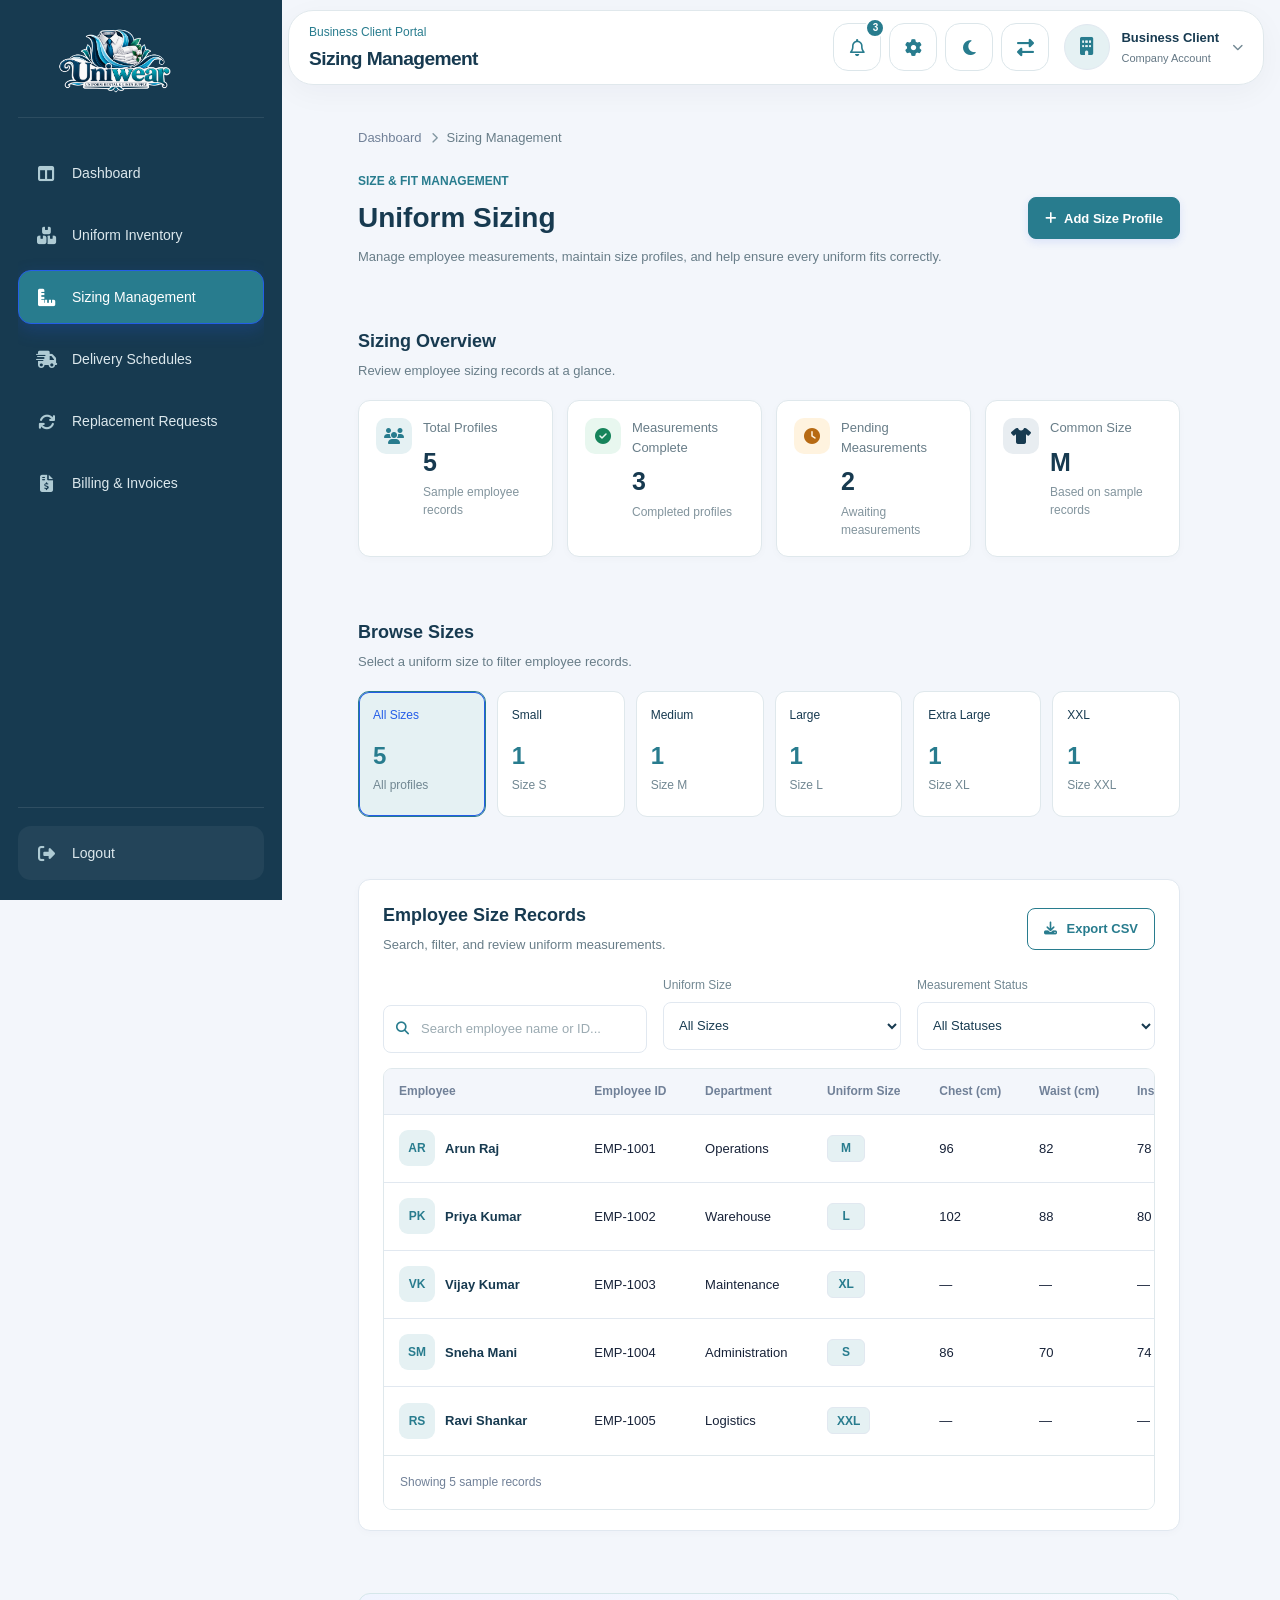
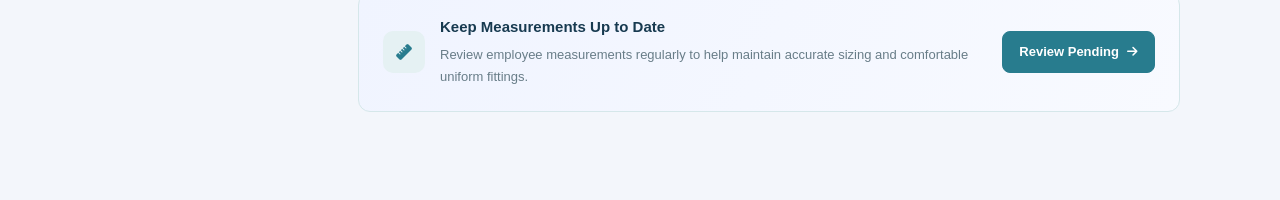
<file: sizing.html>
<!DOCTYPE html>
<html lang="en" dir="ltr" data-theme="light">

<head>
    <meta charset="UTF-8">
    <meta name="viewport" content="width=device-width, initial-scale=1.0">

    <title>Sizing Management | Uniwear</title>
    <!-- Favicon -->

  <link rel="icon" type="image/png" href="images/logo.png">


    <!-- Font Awesome -->
    <link rel="stylesheet"
          href="https://cdnjs.cloudflare.com/ajax/libs/font-awesome/6.5.0/css/all.min.css">

    <!-- Shared Dashboard CSS -->
    <link rel="stylesheet" href="css/dashboard.css">
    <link rel="stylesheet" href="css/dash-res.css">

    
</head>

<body>


<!-- Main layout -->
<div class="uw-dashboard-layout" id="uwDashboardLayout">

    <!-- Sidebar overlay must be inside the layout -->
    <div class="uw-sidebar-overlay" id="uwSidebarOverlay"></div>

    <!-- Sidebar -->
    <aside class="uw-sidebar" id="uwSidebar">

        <div class="uw-sidebar-brand">
            <a href="index.html"
               class="uw-brand-logo"
               aria-label="Uniwear Home">
                <img src="images/logo.png"
                     alt="Uniwear Logo"
                     class="uw-brand-image">
            </a>

            <button class="uw-sidebar-close"
                    id="uwSidebarClose"
                    type="button"
                    aria-label="Close sidebar">
                <i class="fa-solid fa-xmark"></i>
            </button>
        </div>

        <nav class="uw-sidebar-nav">
            <a href="dashboard.html" class="uw-sidebar-link">
                <i class="fa-solid fa-table-columns"></i>
                <span>Dashboard</span>
            </a>

            <a href="inventory.html" class="uw-sidebar-link">
                <i class="fa-solid fa-boxes-stacked"></i>
                <span>Uniform Inventory</span>
            </a>

            <a href="sizing.html"
               class="uw-sidebar-link active"
               aria-current="page">
                <i class="fa-solid fa-ruler-combined"></i>
                <span>Sizing Management</span>
            </a>

            <a href="deliveries.html" class="uw-sidebar-link">
                <i class="fa-solid fa-truck-fast"></i>
                <span>Delivery Schedules</span>
            </a>

            <a href="replacements.html" class="uw-sidebar-link">
                <i class="fa-solid fa-arrows-rotate"></i>
                <span>Replacement Requests</span>
            </a>

            <a href="billing.html" class="uw-sidebar-link">
                <i class="fa-solid fa-file-invoice-dollar"></i>
                <span>Billing &amp; Invoices</span>
            </a>
        </nav>

        <div class="uw-sidebar-bottom">
            <a href="login.html"
               class="uw-sidebar-link uw-logout-link">
                <i class="fa-solid fa-right-from-bracket"></i>
                <span>Logout</span>
            </a>
        </div>

    </aside>

    <!-- Main area -->
    <div class="uw-main-area">

        <!-- Topbar -->
        <header class="uw-topbar">

            <div class="uw-topbar-left">
                <button class="uw-menu-toggle"
                        id="uwMenuToggle"
                        type="button"
                        aria-label="Open navigation menu"
                        aria-controls="uwSidebar"
                        aria-expanded="false">
                    <i class="fa-solid fa-bars"></i>
                </button>

                <div class="uw-page-heading">
                    <p class="uw-topbar-greeting">
                        Business Client Portal
                    </p>
                    <h1>Sizing Management</h1>
                </div>
            </div>

            <div class="uw-topbar-actions">

                <button class="uw-topbar-icon-btn"
                        id="uwNotificationsBtn"
                        type="button"
                        aria-label="Notifications">
                    <i class="fa-regular fa-bell"></i>
                    <span class="uw-notification-count">3</span>
                </button>

                <button class="uw-topbar-icon-btn"
                        id="uwSettingsBtn"
                        type="button"
                        aria-label="Settings">
                    <i class="fa-solid fa-gear"></i>
                </button>

                <button class="uw-topbar-icon-btn"
                        id="uwDarkModeToggle"
                        type="button"
                        aria-label="Toggle dark mode"
                        aria-pressed="false">
                    <i class="fa-solid fa-moon"></i>
                </button>

                <button class="uw-topbar-icon-btn"
                        id="uwRtlToggle"
                        type="button"
                        aria-label="Toggle right-to-left layout"
                        aria-pressed="false">
                    <i class="fa-solid fa-right-left"></i>
                </button>

                <button class="uw-profile-btn"
                        id="uwProfileBtn"
                        type="button"
                        aria-label="Business profile">
                    <span class="uw-profile-avatar">
                        <i class="fa-solid fa-building"></i>
                    </span>
                    <span class="uw-profile-info">
                        <strong>Business Client</strong>
                        <small>Company Account</small>
                    </span>
                    <i class="fa-solid fa-chevron-down uw-profile-chevron"></i>
                </button>

            </div>
        </header>

        <!-- Keep your existing sizing sections inside this main -->
        <main class="uw-dashboard-content sizing-page">

           


        <!-- =================================================
             SIZING PAGE CONTENT
        ================================================== -->

        <main class="uw-dashboard-content sizing-page">


            <!-- =================================================
                 SECTION 1: PAGE HEADING
            ================================================== -->

            <section class="sizing-heading-section">

                <div class="sizing-breadcrumb">

                    <a href="dashboard.html">Dashboard</a>

                    <i class="fa-solid fa-chevron-right"
                       aria-hidden="true"></i>

                    <span>Sizing Management</span>

                </div>


                <div class="sizing-page-heading-row">

                    <div class="sizing-page-intro">

                        <span class="sizing-eyebrow">
                            SIZE &amp; FIT MANAGEMENT
                        </span>

                        <h1>Uniform Sizing</h1>

                        <p>
                            Manage employee measurements, maintain size
                            profiles, and help ensure every uniform fits
                            correctly.
                        </p>

                    </div>


                    <button class="sizing-primary-btn"
                            id="sizingAddButton"
                            type="button">

                        <i class="fa-solid fa-plus"
                           aria-hidden="true"></i>

                        Add Size Profile

                    </button>

                </div>

            </section>


            <!-- =================================================
                 SECTION 2: SIZING OVERVIEW
            ================================================== -->

            <section class="sizing-overview-section">

                <div class="sizing-section-heading">

                    <div>
                        <h2>Sizing Overview</h2>
                        <p>
                            Review employee sizing records at a glance.
                        </p>
                    </div>

                </div>


                <div class="sizing-stats-grid">


                    <!-- Total Profiles -->

                    <article class="sizing-stat-card">

                        <div class="sizing-stat-icon blue">
                            <i class="fa-solid fa-users"></i>
                        </div>

                        <div class="sizing-stat-info">

                            <span>Total Profiles</span>

                            <h3 id="sizingTotalCount">5</h3>

                            <small>Sample employee records</small>

                        </div>

                    </article>


                    <!-- Completed Measurements -->

                    <article class="sizing-stat-card">

                        <div class="sizing-stat-icon green">
                            <i class="fa-solid fa-circle-check"></i>
                        </div>

                        <div class="sizing-stat-info">

                            <span>Measurements Complete</span>

                            <h3 id="sizingCompleteCount">3</h3>

                            <small>Completed profiles</small>

                        </div>

                    </article>


                    <!-- Pending Measurements -->

                    <article class="sizing-stat-card">

                        <div class="sizing-stat-icon orange">
                            <i class="fa-solid fa-clock"></i>
                        </div>

                        <div class="sizing-stat-info">

                            <span>Pending Measurements</span>

                            <h3 id="sizingPendingCount">2</h3>

                            <small>Awaiting measurements</small>

                        </div>

                    </article>


                    <!-- Common Size -->

                    <article class="sizing-stat-card">

                        <div class="sizing-stat-icon purple">
                            <i class="fa-solid fa-shirt"></i>
                        </div>

                        <div class="sizing-stat-info">

                            <span>Common Size</span>

                            <h3 id="sizingCommonSize">M</h3>

                            <small>Based on sample records</small>

                        </div>

                    </article>

                </div>

            </section>


            <!-- =================================================
                 SECTION 3: SIZE DISTRIBUTION
            ================================================== -->

            <section class="sizing-distribution-section">

                <div class="sizing-section-heading">

                    <div>
                        <h2>Browse Sizes</h2>

                        <p>
                            Select a uniform size to filter employee records.
                        </p>
                    </div>

                </div>


                <div class="sizing-distribution-grid">


                    <button class="sizing-distribution-card active"
                            type="button"
                            data-size="all"
                            aria-pressed="true">

                        <span class="sizing-distribution-label">
                            All Sizes
                        </span>

                        <strong id="sizingAllSizes">5</strong>

                        <small>All profiles</small>

                    </button>


                    <button class="sizing-distribution-card"
                            type="button"
                            data-size="S"
                            aria-pressed="false">

                        <span class="sizing-distribution-label">
                            Small
                        </span>

                        <strong>1</strong>

                        <small>Size S</small>

                    </button>


                    <button class="sizing-distribution-card"
                            type="button"
                            data-size="M"
                            aria-pressed="false">

                        <span class="sizing-distribution-label">
                            Medium
                        </span>

                        <strong>1</strong>

                        <small>Size M</small>

                    </button>


                    <button class="sizing-distribution-card"
                            type="button"
                            data-size="L"
                            aria-pressed="false">

                        <span class="sizing-distribution-label">
                            Large
                        </span>

                        <strong>1</strong>

                        <small>Size L</small>

                    </button>


                    <button class="sizing-distribution-card"
                            type="button"
                            data-size="XL"
                            aria-pressed="false">

                        <span class="sizing-distribution-label">
                            Extra Large
                        </span>

                        <strong>1</strong>

                        <small>Size XL</small>

                    </button>


                    <button class="sizing-distribution-card"
                            type="button"
                            data-size="XXL"
                            aria-pressed="false">

                        <span class="sizing-distribution-label">
                            XXL
                        </span>

                        <strong>1</strong>

                        <small>Size XXL</small>

                    </button>

                </div>

            </section>


            <!-- =================================================
                 SECTION 4: EMPLOYEE SIZE RECORDS
            ================================================== -->

            <section class="sizing-records-section">


                <!-- Records Heading -->

                <div class="sizing-section-heading sizing-records-heading">

                    <div>

                        <h2>Employee Size Records</h2>

                        <p>
                            Search, filter, and review uniform measurements.
                        </p>

                    </div>


                    <button class="sizing-export-btn"
                            id="sizingExportButton"
                            type="button">

                        <i class="fa-solid fa-download"
                           aria-hidden="true"></i>

                        Export CSV

                    </button>

                </div>


                <!-- Search and Filters -->

                <div class="sizing-toolbar">


                    <label class="sizing-search-box">

                        <i class="fa-solid fa-magnifying-glass"
                           aria-hidden="true"></i>

                        <input type="search"
                               id="sizingSearchInput"
                               placeholder="Search employee name or ID..."
                               aria-label="Search employee size records">

                    </label>


                    <label class="sizing-filter-box">

                        <span>Uniform Size</span>

                        <select id="sizingSizeFilter">

                            <option value="all">All Sizes</option>
                            <option value="S">Small (S)</option>
                            <option value="M">Medium (M)</option>
                            <option value="L">Large (L)</option>
                            <option value="XL">Extra Large (XL)</option>
                            <option value="XXL">XXL</option>

                        </select>

                    </label>


                    <label class="sizing-filter-box">

                        <span>Measurement Status</span>

                        <select id="sizingStatusFilter">

                            <option value="all">All Statuses</option>
                            <option value="complete">Complete</option>
                            <option value="pending">Pending</option>

                        </select>

                    </label>

                </div>


                <!-- Employee Measurements Table -->

                <div class="sizing-table-card">

                    <div class="sizing-table-scroll">

                        <table class="sizing-table">

                            <thead>

                                <tr>
                                    <th>Employee</th>
                                    <th>Employee ID</th>
                                    <th>Department</th>
                                    <th>Uniform Size</th>
                                    <th>Chest (cm)</th>
                                    <th>Waist (cm)</th>
                                    <th>Inseam (cm)</th>
                                    <th>Status</th>
                                    <th>Actions</th>
                                </tr>

                            </thead>


                            <tbody id="sizingTableBody">


                                <!-- Employee 1 -->

                                <tr data-size="M"
                                    data-status="complete">

                                    <td>
                                        <div class="sizing-employee-cell">
                                            <span class="sizing-avatar">AR</span>
                                            <strong>Arun Raj</strong>
                                        </div>
                                    </td>

                                    <td>EMP-1001</td>
                                    <td>Operations</td>

                                    <td>
                                        <span class="sizing-size-badge">M</span>
                                    </td>

                                    <td>96</td>
                                    <td>82</td>
                                    <td>78</td>

                                    <td>
                                        <span class="sizing-status complete">
                                            Complete
                                        </span>
                                    </td>

                                    <td>
                                        <button class="sizing-action-btn"
                                                type="button"
                                                aria-label="Edit Arun Raj profile">
                                            <i class="fa-solid fa-pen"></i>
                                        </button>
                                    </td>

                                </tr>


                                <!-- Employee 2 -->

                                <tr data-size="L"
                                    data-status="complete">

                                    <td>
                                        <div class="sizing-employee-cell">
                                            <span class="sizing-avatar">PK</span>
                                            <strong>Priya Kumar</strong>
                                        </div>
                                    </td>

                                    <td>EMP-1002</td>
                                    <td>Warehouse</td>

                                    <td>
                                        <span class="sizing-size-badge">L</span>
                                    </td>

                                    <td>102</td>
                                    <td>88</td>
                                    <td>80</td>

                                    <td>
                                        <span class="sizing-status complete">
                                            Complete
                                        </span>
                                    </td>

                                    <td>
                                        <button class="sizing-action-btn"
                                                type="button"
                                                aria-label="Edit Priya Kumar profile">
                                            <i class="fa-solid fa-pen"></i>
                                        </button>
                                    </td>

                                </tr>


                                <!-- Employee 3 -->

                                <tr data-size="XL"
                                    data-status="pending">

                                    <td>
                                        <div class="sizing-employee-cell">
                                            <span class="sizing-avatar">VK</span>
                                            <strong>Vijay Kumar</strong>
                                        </div>
                                    </td>

                                    <td>EMP-1003</td>
                                    <td>Maintenance</td>

                                    <td>
                                        <span class="sizing-size-badge">XL</span>
                                    </td>

                                    <td>—</td>
                                    <td>—</td>
                                    <td>—</td>

                                    <td>
                                        <span class="sizing-status pending">
                                            Pending
                                        </span>
                                    </td>

                                    <td>
                                        <button class="sizing-action-btn"
                                                type="button"
                                                aria-label="Edit Vijay Kumar profile">
                                            <i class="fa-solid fa-pen"></i>
                                        </button>
                                    </td>

                                </tr>


                                <!-- Employee 4 -->

                                <tr data-size="S"
                                    data-status="complete">

                                    <td>
                                        <div class="sizing-employee-cell">
                                            <span class="sizing-avatar">SM</span>
                                            <strong>Sneha Mani</strong>
                                        </div>
                                    </td>

                                    <td>EMP-1004</td>
                                    <td>Administration</td>

                                    <td>
                                        <span class="sizing-size-badge">S</span>
                                    </td>

                                    <td>86</td>
                                    <td>70</td>
                                    <td>74</td>

                                    <td>
                                        <span class="sizing-status complete">
                                            Complete
                                        </span>
                                    </td>

                                    <td>
                                        <button class="sizing-action-btn"
                                                type="button"
                                                aria-label="Edit Sneha Mani profile">
                                            <i class="fa-solid fa-pen"></i>
                                        </button>
                                    </td>

                                </tr>


                                <!-- Employee 5 -->

                                <tr data-size="XXL"
                                    data-status="pending">

                                    <td>
                                        <div class="sizing-employee-cell">
                                            <span class="sizing-avatar">RS</span>
                                            <strong>Ravi Shankar</strong>
                                        </div>
                                    </td>

                                    <td>EMP-1005</td>
                                    <td>Logistics</td>

                                    <td>
                                        <span class="sizing-size-badge">XXL</span>
                                    </td>

                                    <td>—</td>
                                    <td>—</td>
                                    <td>—</td>

                                    <td>
                                        <span class="sizing-status pending">
                                            Pending
                                        </span>
                                    </td>

                                    <td>
                                        <button class="sizing-action-btn"
                                                type="button"
                                                aria-label="Edit Ravi Shankar profile">
                                            <i class="fa-solid fa-pen"></i>
                                        </button>
                                    </td>

                                </tr>

                            </tbody>

                        </table>

                    </div>


                    <div class="sizing-table-footer">
                        <span id="sizingResultsCount">
                            Showing 5 sample records
                        </span>
                    </div>

                </div>

            </section>


            <!-- =================================================
                 SECTION 5: FITTING REMINDER
            ================================================== -->

            <section class="sizing-reminder-section">

                <div class="sizing-reminder-icon">
                    <i class="fa-solid fa-ruler"
                       aria-hidden="true"></i>
                </div>

                <div class="sizing-reminder-content">

                    <h3>Keep Measurements Up to Date</h3>

                    <p>
                        Review employee measurements regularly to help
                        maintain accurate sizing and comfortable uniform
                        fittings.
                    </p>

                </div>

                <button class="sizing-secondary-btn"
                        id="sizingReviewButton"
                        type="button">

                    Review Pending

                    <i class="fa-solid fa-arrow-right"
                       aria-hidden="true"></i>

                </button>

            </section>


        

        </main>

    </div>
</div>

<!-- Logout Confirmation Modal -->
<div class="logout-modal-overlay" id="logoutModal" aria-hidden="true">
    <div
        class="logout-modal"
        role="dialog"
        aria-modal="true"
        aria-labelledby="logoutModalTitle"
    >
        <div class="logout-modal-icon">
            <i class="fa-solid fa-right-from-bracket"></i>
        </div>

        <h2 id="logoutModalTitle">
            Are you sure you want to logout?
        </h2>

        <p class="logout-modal-description">
            You will be redirected to the login page.
        </p>

        <div class="logout-modal-actions">
            <button type="button" class="logout-btn-yes" id="confirmLogout">
                Yes
            </button>

            <button type="button" class="logout-btn-no" id="cancelLogout">
                No
            </button>
        </div>
    </div>
</div>

<script src="js/dashboard.js"></script>
<script src="js/theme-controls.js"></script>


   

</body>
</html>
</file>
